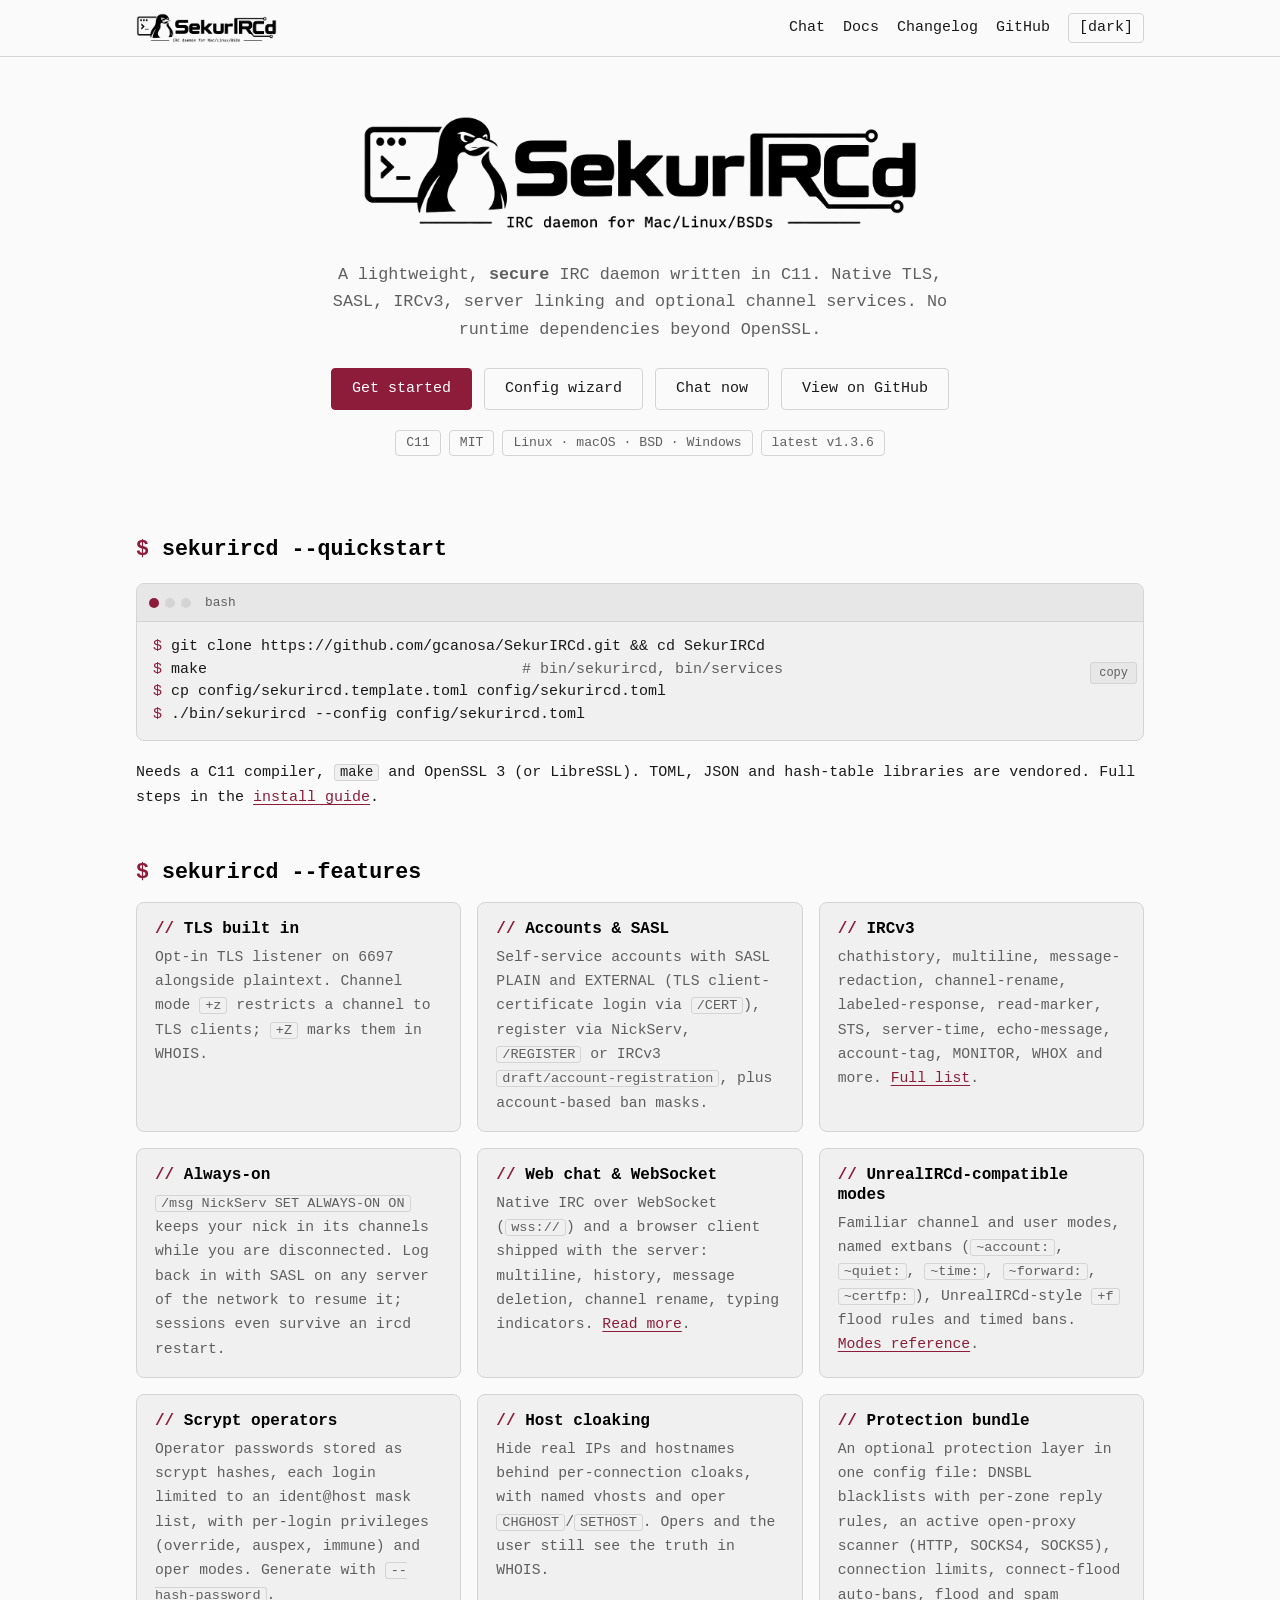
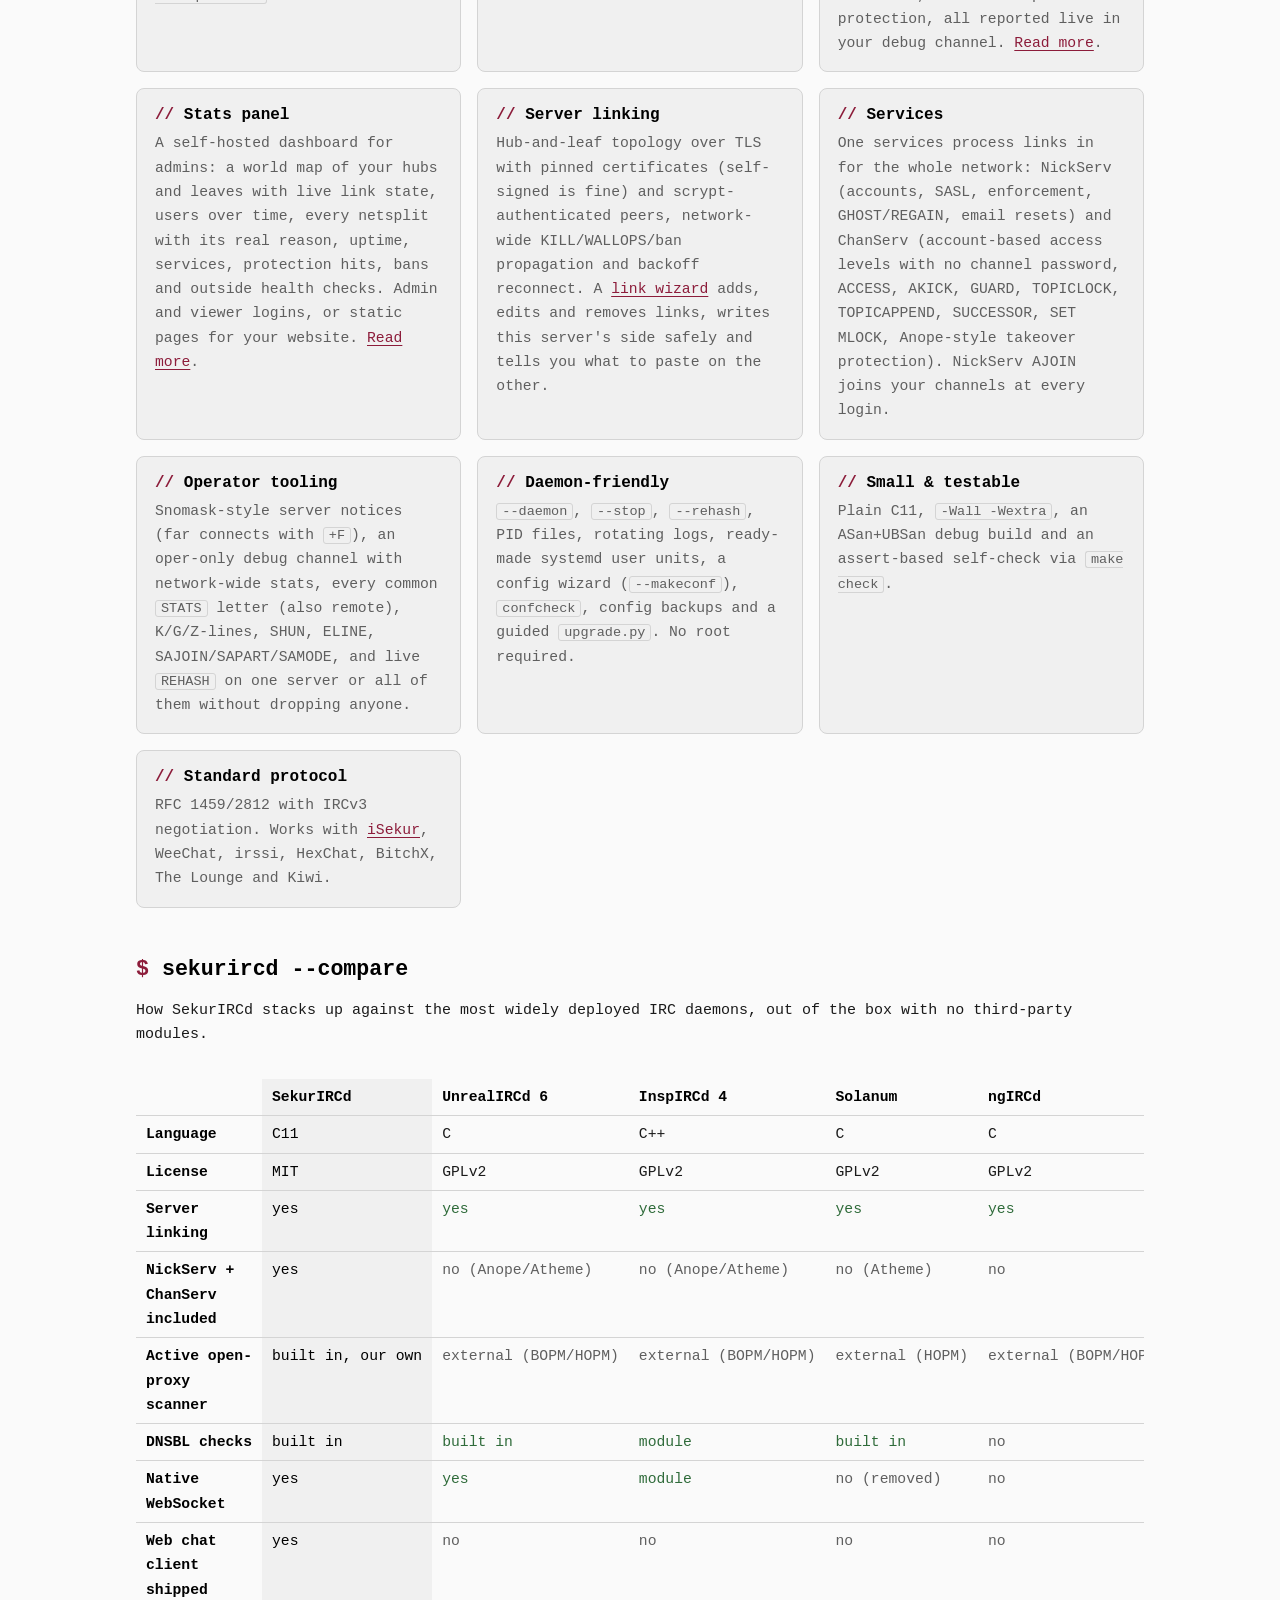
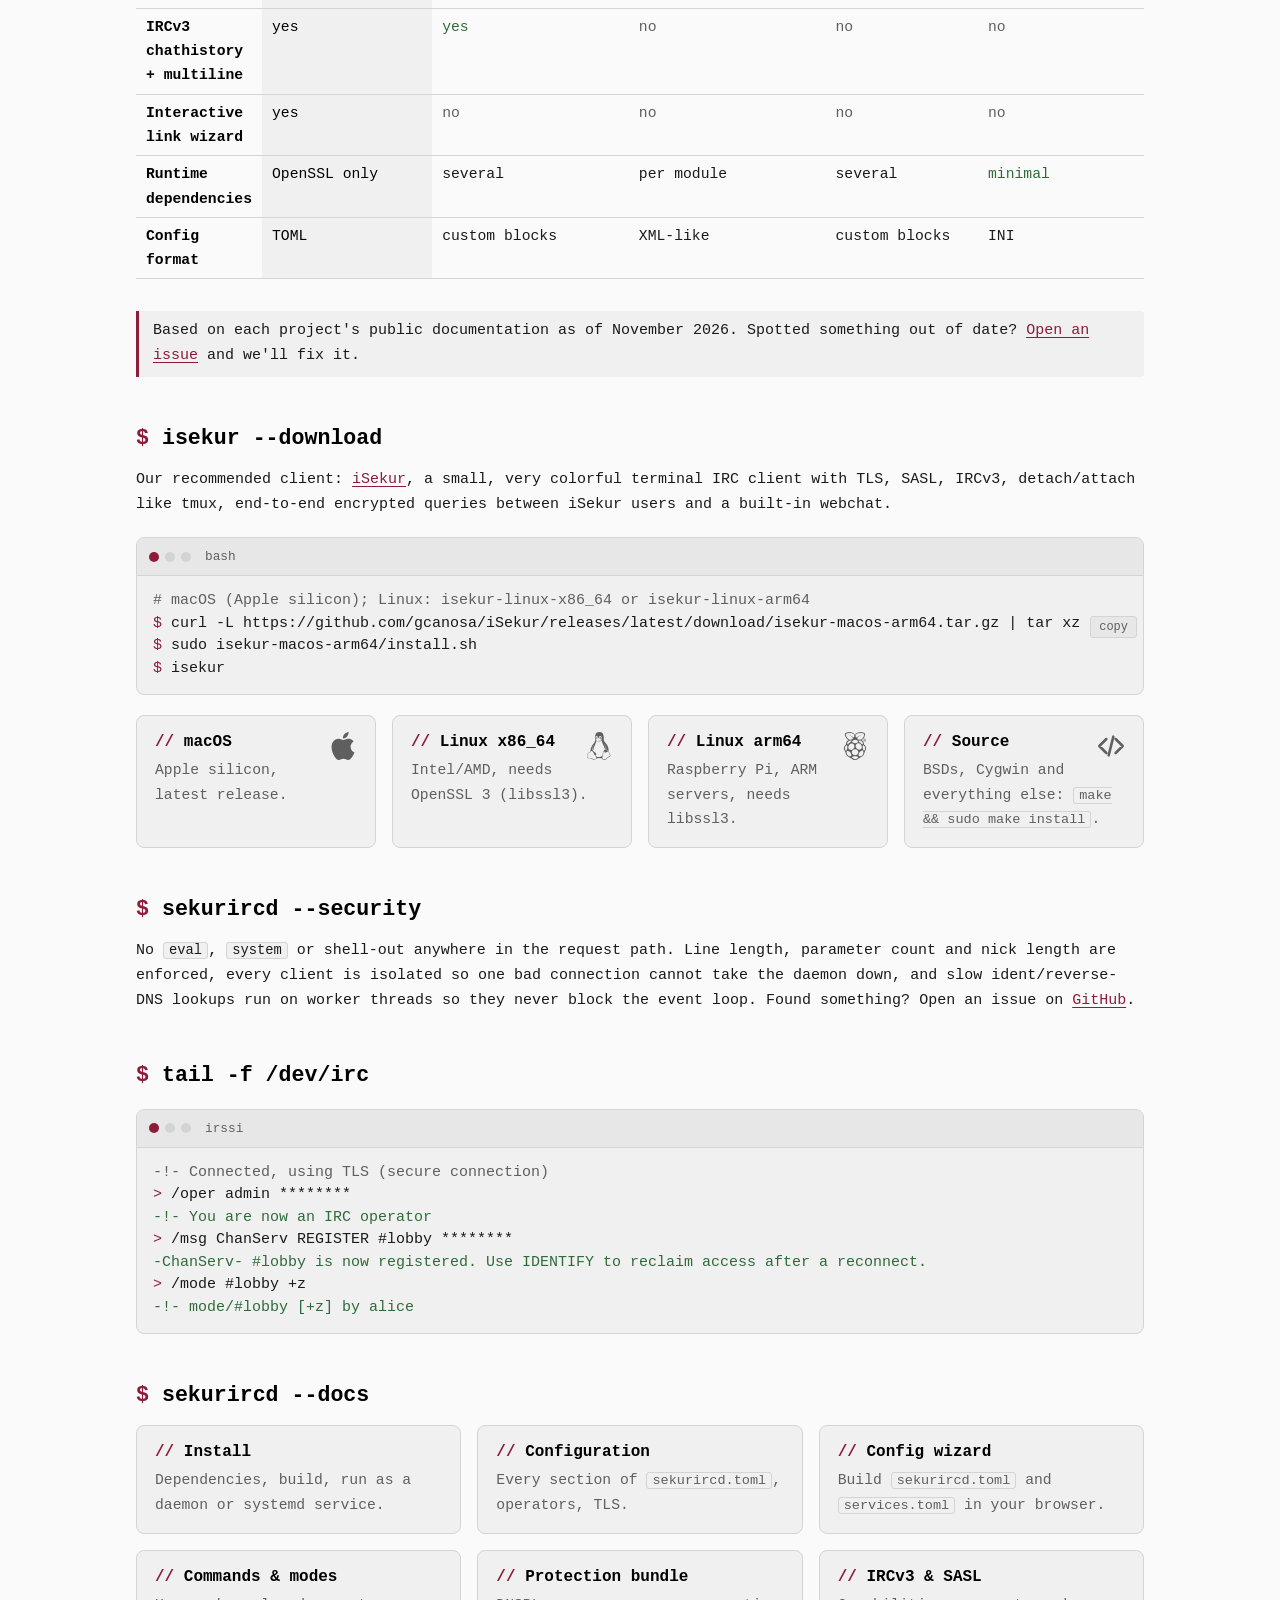
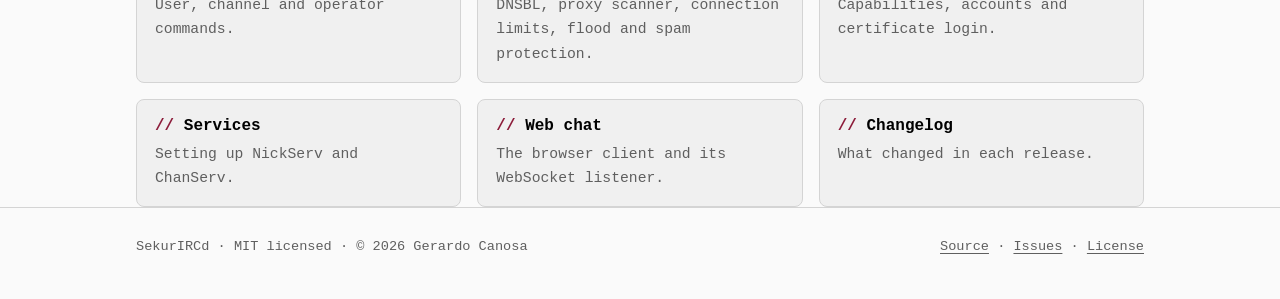
<file: web/index.html>
<!doctype html>
<html lang="en">
<head>
<meta charset="utf-8">
<meta name="viewport" content="width=device-width, initial-scale=1">
<title>SekurIRCd</title>
<meta name="description" content="SekurIRCd is a lightweight, secure IRC daemon written in C11 for Linux, macOS, FreeBSD, OpenBSD, NetBSD and Windows. TLS, SASL, IRCv3, server linking and services (NickServ + ChanServ). MIT licensed.">
<meta name="google-site-verification" content="X9H5mFTmDWg8ktJSEcmN1iy6Y3tfXJKRK9VbffkwNWQ" />
<link rel="canonical" href="https://gcanosa.github.io/SekurIRCd/">
<meta property="og:url" content="https://gcanosa.github.io/SekurIRCd/">
<meta property="og:title" content="SekurIRCd">
<meta property="og:description" content="A lightweight, secure IRC daemon written in C11. TLS, SASL, IRCv3, server linking, NickServ + ChanServ. MIT licensed.">
<meta property="og:image" content="https://gcanosa.github.io/SekurIRCd/img/og.png">
<meta property="og:type" content="website">
<meta name="twitter:card" content="summary_large_image">
<link rel="icon" href="img/favicon.ico" sizes="any">
<link rel="apple-touch-icon" href="img/favicon.png">
<script>(function(){var t;try{t=localStorage.getItem("theme")}catch(e){}if(t!=="light"&&t!=="dark")t=matchMedia("(prefers-color-scheme: light)").matches?"light":"dark";document.documentElement.dataset.theme=t})()</script>
<link rel="stylesheet" href="css/site.css">
</head>
<body data-root="./" data-page="home">
<header id="site-header"></header>
<main class="wrap">

<section class="hero">
  <img class="logo logo-dark" src="img/logo-dark.png" alt="SekurIRCd: IRC daemon for Linux, macOS, the BSDs and Windows" width="1471" height="315">
  <img class="logo logo-light" src="img/logo-light.png" alt="SekurIRCd: IRC daemon for Linux, macOS, the BSDs and Windows" width="1480" height="316">
  <h1 class="sr">SekurIRCd</h1>
  <p class="lead">A lightweight, <strong>secure</strong> IRC daemon written in C11. Native TLS, SASL, IRCv3,
    server linking and optional channel services. No runtime dependencies beyond OpenSSL.</p>
  <div class="btns">
    <a class="btn primary" href="docs/install.html">Get started</a>
    <a class="btn" href="docs/wizard.html">Config wizard</a>
    <a class="btn" href="chat.html">Chat now</a>
    <a class="btn" href="https://github.com/gcanosa/SekurIRCd">View on GitHub</a>
  </div>
  <div class="badges">
    <span class="badge">C11</span>
    <span class="badge">MIT</span>
    <span class="badge">Linux &middot; macOS &middot; BSD &middot; Windows</span>
    <span class="badge">latest <span data-version>v1.3.6</span></span>
  </div>
</section>

<section>
  <h2>sekurircd --quickstart</h2>
  <div class="term">
    <div class="term-bar"><i></i><i></i><i></i><span>bash</span></div>
<pre><span class="hl-p">$ </span>git clone https://github.com/gcanosa/SekurIRCd.git &amp;&amp; cd SekurIRCd
<span class="hl-p">$ </span>make                                   <span class="hl-c"># bin/sekurircd, bin/services</span>
<span class="hl-p">$ </span>cp config/sekurircd.template.toml config/sekurircd.toml
<span class="hl-p">$ </span>./bin/sekurircd --config config/sekurircd.toml</pre>
  </div>
  <p>Needs a C11 compiler, <code>make</code> and OpenSSL 3 (or LibreSSL). TOML, JSON and hash-table libraries are vendored.
    Full steps in the <a href="docs/install.html">install guide</a>.</p>
</section>

<section>
  <h2>sekurircd --features</h2>
  <div class="grid">
    <div class="card"><h3>TLS built in</h3><p>Opt-in TLS listener on 6697 alongside plaintext. Channel mode <code>+z</code> restricts a channel to TLS clients; <code>+Z</code> marks them in WHOIS.</p></div>
    <div class="card"><h3>Accounts &amp; SASL</h3><p>Self-service accounts with SASL PLAIN and EXTERNAL (TLS client-certificate login via <code>/CERT</code>), register via NickServ, <code>/REGISTER</code> or IRCv3 <code>draft/account-registration</code>, plus account-based ban masks.</p></div>
    <div class="card"><h3>IRCv3</h3><p>chathistory, multiline, message-redaction, channel-rename, labeled-response, read-marker, STS, server-time, echo-message, account-tag, MONITOR, WHOX and more. <a href="docs/ircv3.html">Full list</a>.</p></div>
    <div class="card"><h3>Always-on</h3><p><code>/msg NickServ SET ALWAYS-ON ON</code> keeps your nick in its channels while you are disconnected. Log back in with SASL on any server of the network to resume it; sessions even survive an ircd restart.</p></div>
    <div class="card"><h3>Web chat &amp; WebSocket</h3><p>Native IRC over WebSocket (<code>wss://</code>) and a browser client shipped with the server: multiline, history, message deletion, channel rename, typing indicators. <a href="docs/webchat.html">Read more</a>.</p></div>
    <div class="card"><h3>UnrealIRCd-compatible modes</h3><p>Familiar channel and user modes, named extbans (<code>~account:</code>, <code>~quiet:</code>, <code>~time:</code>, <code>~forward:</code>, <code>~certfp:</code>), UnrealIRCd-style <code>+f</code> flood rules and timed bans. <a href="docs/commands.html">Modes reference</a>.</p></div>
    <div class="card"><h3>Scrypt operators</h3><p>Operator passwords stored as scrypt hashes, each login limited to an ident@host mask list, with per-login privileges (override, auspex, immune) and oper modes. Generate with <code>--hash-password</code>.</p></div>
    <div class="card"><h3>Host cloaking</h3><p>Hide real IPs and hostnames behind per-connection cloaks, with named vhosts and oper <code>CHGHOST</code>/<code>SETHOST</code>. Opers and the user still see the truth in WHOIS.</p></div>
    <div class="card"><h3>Protection bundle</h3><p>An optional protection layer in one config file: DNSBL blacklists with per-zone reply rules, an active open-proxy scanner (HTTP, SOCKS4, SOCKS5), connection limits, connect-flood auto-bans, flood and spam protection, all reported live in your debug channel. <a href="docs/protection.html">Read more</a>.</p></div>
    <div class="card"><h3>Stats panel</h3><p>A self-hosted dashboard for admins: a world map of your hubs and leaves with live link state, users over time, every netsplit with its real reason, uptime, services, protection hits, bans and outside health checks. Admin and viewer logins, or static pages for your website. <a href="docs/stats.html">Read more</a>.</p></div>
    <div class="card"><h3>Server linking</h3><p>Hub-and-leaf topology over TLS with pinned certificates (self-signed is fine) and scrypt-authenticated peers, network-wide KILL/WALLOPS/ban propagation and backoff reconnect. A <a href="docs/configuration.html#linkmgmt">link wizard</a> adds, edits and removes links, writes this server's side safely and tells you what to paste on the other.</p></div>
    <div class="card"><h3>Services</h3><p>One services process links in for the whole network: NickServ (accounts, SASL, enforcement, GHOST/REGAIN, email resets) and ChanServ (account-based access levels with no channel password, ACCESS, AKICK, GUARD, TOPICLOCK, TOPICAPPEND, SUCCESSOR, SET MLOCK, Anope-style takeover protection). NickServ AJOIN joins your channels at every login.</p></div>
    <div class="card"><h3>Operator tooling</h3><p>Snomask-style server notices (far connects with <code>+F</code>), an oper-only debug channel with network-wide stats, every common <code>STATS</code> letter (also remote), K/G/Z-lines, SHUN, ELINE, SAJOIN/SAPART/SAMODE, and live <code>REHASH</code> on one server or all of them without dropping anyone.</p></div>
    <div class="card"><h3>Daemon-friendly</h3><p><code>--daemon</code>, <code>--stop</code>, <code>--rehash</code>, PID files, rotating logs, ready-made systemd user units, a config wizard (<code>--makeconf</code>), <code>confcheck</code>, config backups and a guided <code>upgrade.py</code>. No root required.</p></div>
    <div class="card"><h3>Small &amp; testable</h3><p>Plain C11, <code>-Wall -Wextra</code>, an ASan+UBSan debug build and an assert-based self-check via <code>make check</code>.</p></div>
    <div class="card"><h3>Standard protocol</h3><p>RFC 1459/2812 with IRCv3 negotiation. Works with <a href="https://github.com/gcanosa/iSekur">iSekur</a>, WeeChat, irssi, HexChat, BitchX, The Lounge and Kiwi.</p></div>
  </div>
</section>

<section id="compare">
  <h2>sekurircd --compare</h2>
  <p>How SekurIRCd stacks up against the most widely deployed IRC daemons, out of the box with no third-party modules.</p>
  <div class="tablewrap">
  <table class="cmp">
    <thead><tr><th></th><th>SekurIRCd</th><th>UnrealIRCd 6</th><th>InspIRCd 4</th><th>Solanum</th><th>ngIRCd</th><th>Ergo</th></tr></thead>
    <tbody>
      <tr><th>Language</th><td>C11</td><td>C</td><td>C++</td><td>C</td><td>C</td><td>Go</td></tr>
      <tr><th>License</th><td class="y">MIT</td><td>GPLv2</td><td>GPLv2</td><td>GPLv2</td><td>GPLv2</td><td class="y">MIT</td></tr>
      <tr><th>Server linking</th><td class="y">yes</td><td class="y">yes</td><td class="y">yes</td><td class="y">yes</td><td class="y">yes</td><td class="n">no</td></tr>
      <tr><th>NickServ + ChanServ included</th><td class="y">yes</td><td class="n">no (Anope/Atheme)</td><td class="n">no (Anope/Atheme)</td><td class="n">no (Atheme)</td><td class="n">no</td><td class="y">yes</td></tr>
      <tr><th>Active open-proxy scanner</th><td class="y">built in, our own</td><td class="n">external (BOPM/HOPM)</td><td class="n">external (BOPM/HOPM)</td><td class="n">external (HOPM)</td><td class="n">external (BOPM/HOPM)</td><td class="n">external script</td></tr>
      <tr><th>DNSBL checks</th><td class="y">built in</td><td class="y">built in</td><td class="y">module</td><td class="y">built in</td><td class="n">no</td><td class="n">via script</td></tr>
      <tr><th>Native WebSocket</th><td class="y">yes</td><td class="y">yes</td><td class="y">module</td><td class="n">no (removed)</td><td class="n">no</td><td class="y">yes</td></tr>
      <tr><th>Web chat client shipped</th><td class="y">yes</td><td class="n">no</td><td class="n">no</td><td class="n">no</td><td class="n">no</td><td class="n">no</td></tr>
      <tr><th>IRCv3 chathistory + multiline</th><td class="y">yes</td><td class="y">yes</td><td class="n">no</td><td class="n">no</td><td class="n">no</td><td class="y">yes</td></tr>
      <tr><th>Interactive link wizard</th><td class="y">yes</td><td class="n">no</td><td class="n">no</td><td class="n">no</td><td class="n">no</td><td class="n">n/a</td></tr>
      <tr><th>Runtime dependencies</th><td class="y">OpenSSL only</td><td>several</td><td>per module</td><td>several</td><td class="y">minimal</td><td class="y">none (static)</td></tr>
      <tr><th>Config format</th><td>TOML</td><td>custom blocks</td><td>XML-like</td><td>custom blocks</td><td>INI</td><td>YAML</td></tr>
    </tbody>
  </table>
  </div>
  <p class="note">Based on each project's public documentation as of November 2026. Spotted something out of date?
    <a href="https://github.com/gcanosa/SekurIRCd/issues">Open an issue</a> and we'll fix it.</p>
</section>

<section>
  <h2>isekur --download</h2>
  <p>Our recommended client: <a href="https://github.com/gcanosa/iSekur">iSekur</a>, a small, very colorful terminal IRC client
    with TLS, SASL, IRCv3, detach/attach like tmux, end-to-end encrypted queries between iSekur users and a built-in webchat.</p>
  <div class="term">
    <div class="term-bar"><i></i><i></i><i></i><span>bash</span></div>
<pre><span class="hl-c"># macOS (Apple silicon); Linux: isekur-linux-x86_64 or isekur-linux-arm64</span>
<span class="hl-p">$ </span>curl -L https://github.com/gcanosa/iSekur/releases/latest/download/isekur-macos-arm64.tar.gz | tar xz
<span class="hl-p">$ </span>sudo isekur-macos-arm64/install.sh
<span class="hl-p">$ </span>isekur</pre>
  </div>
  <div class="grid g4">
    <a class="card" href="https://github.com/gcanosa/iSekur/releases/latest/download/isekur-macos-arm64.tar.gz"><i class="os os-apple" aria-hidden="true"></i><h3>macOS</h3><p>Apple silicon, latest release.</p></a>
    <a class="card" href="https://github.com/gcanosa/iSekur/releases/latest/download/isekur-linux-x86_64.tar.gz"><i class="os os-linux" aria-hidden="true"></i><h3>Linux x86_64</h3><p>Intel/AMD, needs OpenSSL 3 (libssl3).</p></a>
    <a class="card" href="https://github.com/gcanosa/iSekur/releases/latest/download/isekur-linux-arm64.tar.gz"><i class="os os-raspberrypi" aria-hidden="true"></i><h3>Linux arm64</h3><p>Raspberry Pi, ARM servers, needs libssl3.</p></a>
    <a class="card" href="https://github.com/gcanosa/iSekur/releases/latest/download/isekur-src.tar.gz"><i class="os os-source" aria-hidden="true"></i><h3>Source</h3><p>BSDs, Cygwin and everything else: <code>make &amp;&amp; sudo make install</code>.</p></a>
  </div>
</section>

<section>
  <h2>sekurircd --security</h2>
  <p>No <code>eval</code>, <code>system</code> or shell-out anywhere in the request path. Line length, parameter count and nick
    length are enforced, every client is isolated so one bad connection cannot take the daemon down, and slow
    ident/reverse-DNS lookups run on worker threads so they never block the event loop.
    Found something? Open an issue on <a href="https://github.com/gcanosa/SekurIRCd/issues">GitHub</a>.</p>
</section>

<section>
  <h2>tail -f /dev/irc</h2>
  <div class="term nocopy">
    <div class="term-bar"><i></i><i></i><i></i><span>irssi</span></div>
<pre><span class="hl-c">-!- Connected, using TLS (secure connection)</span>
<span class="hl-p">&gt; </span>/oper admin ********
<span class="hl-o">-!- You are now an IRC operator</span>
<span class="hl-p">&gt; </span>/msg ChanServ REGISTER #lobby ********
<span class="hl-o">-ChanServ- #lobby is now registered. Use IDENTIFY to reclaim access after a reconnect.</span>
<span class="hl-p">&gt; </span>/mode #lobby +z
<span class="hl-o">-!- mode/#lobby [+z] by alice</span></pre>
  </div>
</section>

<section>
  <h2>sekurircd --docs</h2>
  <div class="grid">
    <a class="card" href="docs/install.html"><h3>Install</h3><p>Dependencies, build, run as a daemon or systemd service.</p></a>
    <a class="card" href="docs/configuration.html"><h3>Configuration</h3><p>Every section of <code>sekurircd.toml</code>, operators, TLS.</p></a>
    <a class="card" href="docs/wizard.html"><h3>Config wizard</h3><p>Build <code>sekurircd.toml</code> and <code>services.toml</code> in your browser.</p></a>
    <a class="card" href="docs/commands.html"><h3>Commands &amp; modes</h3><p>User, channel and operator commands.</p></a>
    <a class="card" href="docs/protection.html"><h3>Protection bundle</h3><p>DNSBL, proxy scanner, connection limits, flood and spam protection.</p></a>
    <a class="card" href="docs/ircv3.html"><h3>IRCv3 &amp; SASL</h3><p>Capabilities, accounts and certificate login.</p></a>
    <a class="card" href="docs/chanserv.html"><h3>Services</h3><p>Setting up NickServ and ChanServ.</p></a>
    <a class="card" href="docs/webchat.html"><h3>Web chat</h3><p>The browser client and its WebSocket listener.</p></a>
    <a class="card" href="changelog.html"><h3>Changelog</h3><p>What changed in each release.</p></a>
  </div>
</section>

</main>
<footer id="site-footer"></footer>
<script src="js/site.js"></script>
</body>
</html>
</file>
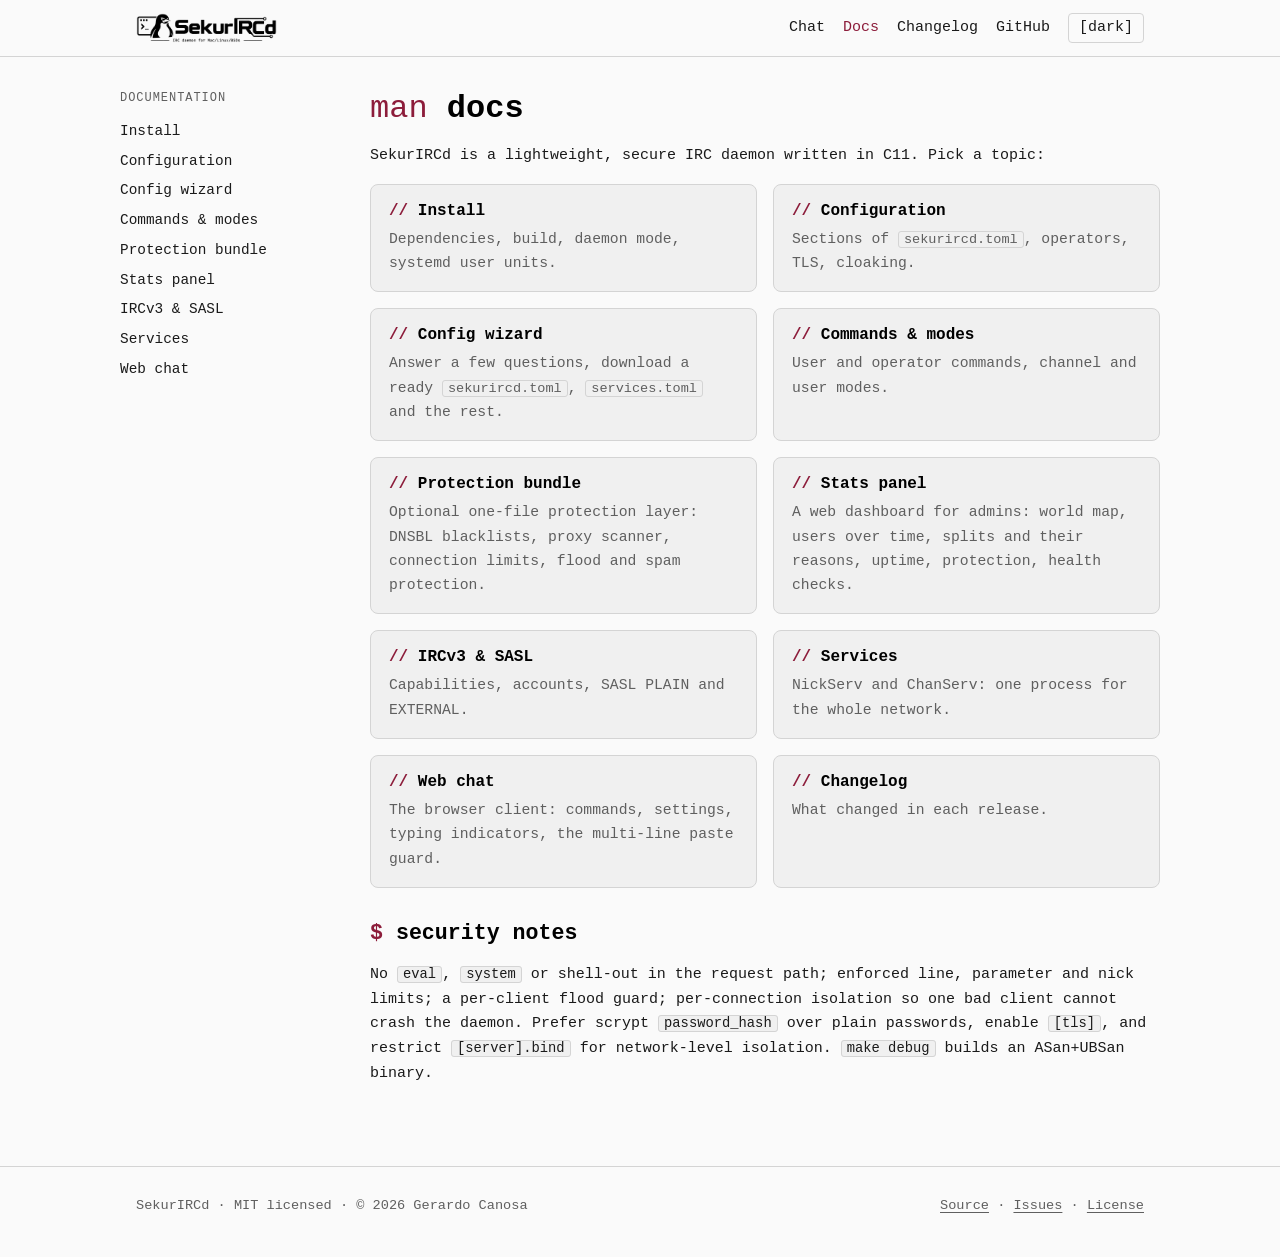
<file: web/docs/index.html>
<!doctype html>
<html lang="en">
<head>
<meta charset="utf-8">
<meta name="viewport" content="width=device-width, initial-scale=1">
<title>Documentation · SekurIRCd docs</title>
<meta name="description" content="SekurIRCd documentation: install, configuration, commands, IRCv3 and SASL, services.">
<link rel="canonical" href="https://gcanosa.github.io/SekurIRCd/docs/">
<meta property="og:title" content="Documentation · SekurIRCd docs">
<meta property="og:description" content="SekurIRCd documentation: install, configuration, commands, IRCv3 and SASL, services.">
<meta property="og:image" content="https://gcanosa.github.io/SekurIRCd/img/og.png">
<meta property="og:type" content="website">
<meta name="twitter:card" content="summary_large_image">
<meta property="og:url" content="https://gcanosa.github.io/SekurIRCd/docs/">
<link rel="icon" href="../img/favicon.ico" sizes="any">
<script>(function(){var t;try{t=localStorage.getItem("theme")}catch(e){}if(t!=="light"&&t!=="dark")t=matchMedia("(prefers-color-scheme: light)").matches?"light":"dark";document.documentElement.dataset.theme=t})()</script>
<link rel="stylesheet" href="../css/site.css">
</head>
<body data-root="../" data-page="docs">
<header id="site-header"></header>
<div class="wrap docs-layout">
<aside id="docs-nav" class="docs-nav"></aside>
<main class="docs">
<h1>docs</h1>
<p>SekurIRCd is a lightweight, secure IRC daemon written in C11. Pick a topic:</p>
<div class="grid">
  <a class="card" href="install.html"><h3>Install</h3><p>Dependencies, build, daemon mode, systemd user units.</p></a>
  <a class="card" href="configuration.html"><h3>Configuration</h3><p>Sections of <code>sekurircd.toml</code>, operators, TLS, cloaking.</p></a>
  <a class="card" href="wizard.html"><h3>Config wizard</h3><p>Answer a few questions, download a ready <code>sekurircd.toml</code>, <code>services.toml</code> and the rest.</p></a>
  <a class="card" href="commands.html"><h3>Commands &amp; modes</h3><p>User and operator commands, channel and user modes.</p></a>
  <a class="card" href="protection.html"><h3>Protection bundle</h3><p>Optional one-file protection layer: DNSBL blacklists, proxy scanner, connection limits, flood and spam protection.</p></a>
  <a class="card" href="stats.html"><h3>Stats panel</h3><p>A web dashboard for admins: world map, users over time, splits and their reasons, uptime, protection, health checks.</p></a>
  <a class="card" href="ircv3.html"><h3>IRCv3 &amp; SASL</h3><p>Capabilities, accounts, SASL PLAIN and EXTERNAL.</p></a>
  <a class="card" href="chanserv.html"><h3>Services</h3><p>NickServ and ChanServ: one process for the whole network.</p></a>
  <a class="card" href="webchat.html"><h3>Web chat</h3><p>The browser client: commands, settings, typing indicators, the multi-line paste guard.</p></a>
  <a class="card" href="../changelog.html"><h3>Changelog</h3><p>What changed in each release.</p></a>
</div>
<h2>security notes</h2>
<p>No <code>eval</code>, <code>system</code> or shell-out in the request path; enforced line, parameter and nick limits; a per-client flood guard;
  per-connection isolation so one bad client cannot crash the daemon. Prefer scrypt <code>password_hash</code> over plain passwords, enable
  <code>[tls]</code>, and restrict <code>[server].bind</code> for network-level isolation. <code>make debug</code> builds an ASan+UBSan binary.</p>
</main>
</div>
<footer id="site-footer"></footer>
<script src="../js/site.js"></script>
</body>
</html>
</file>
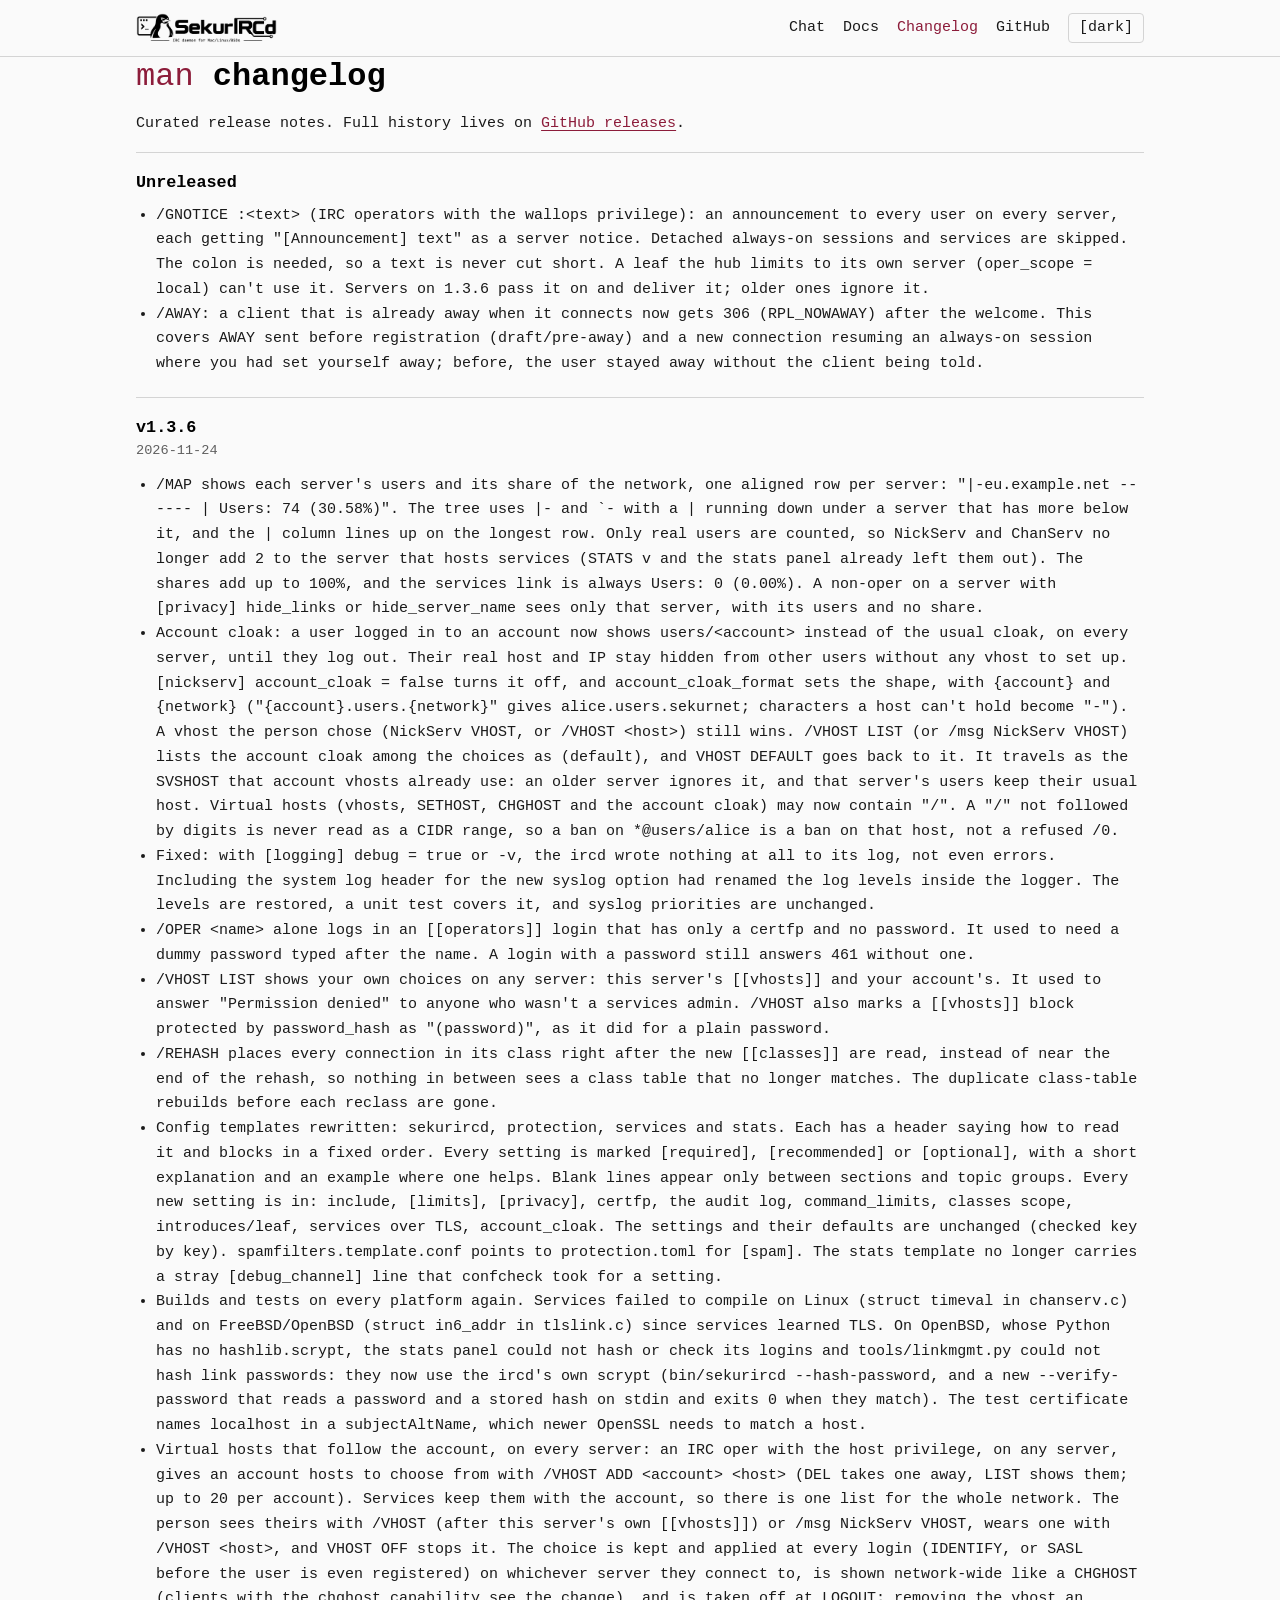
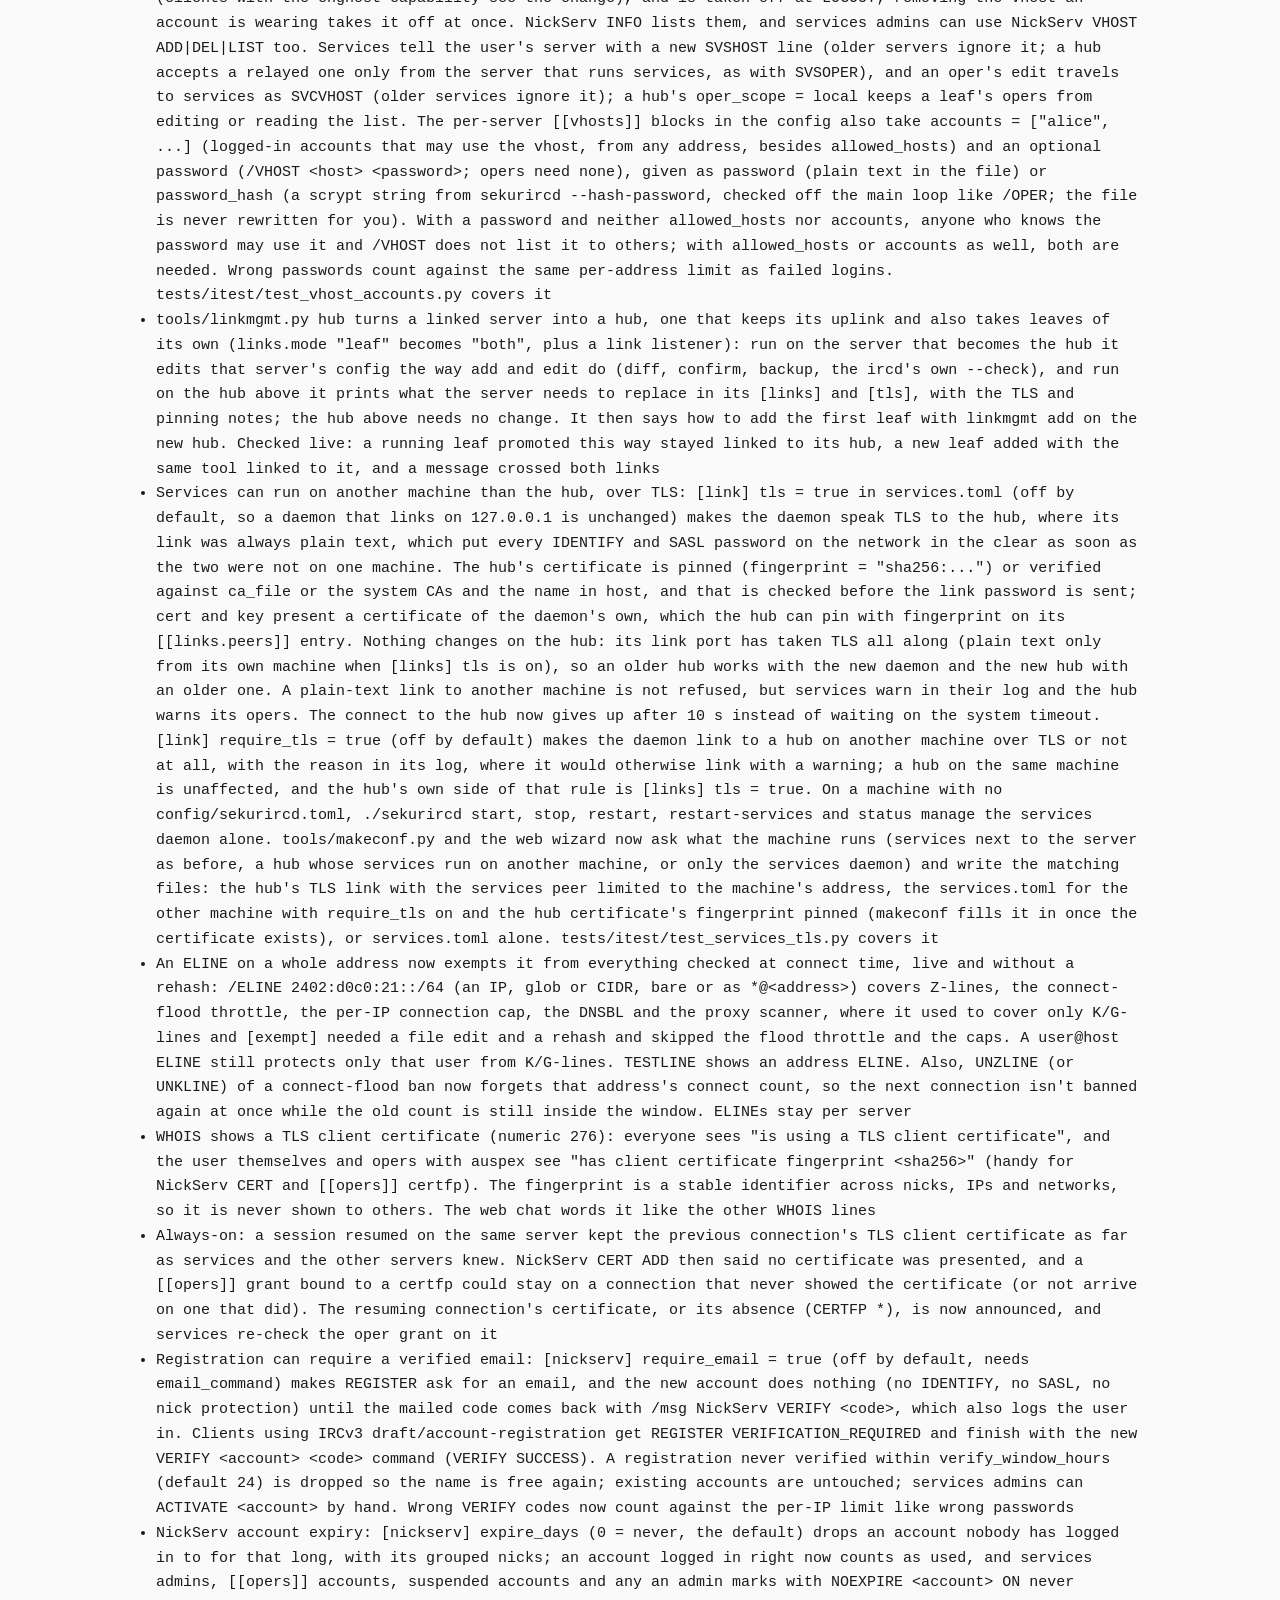
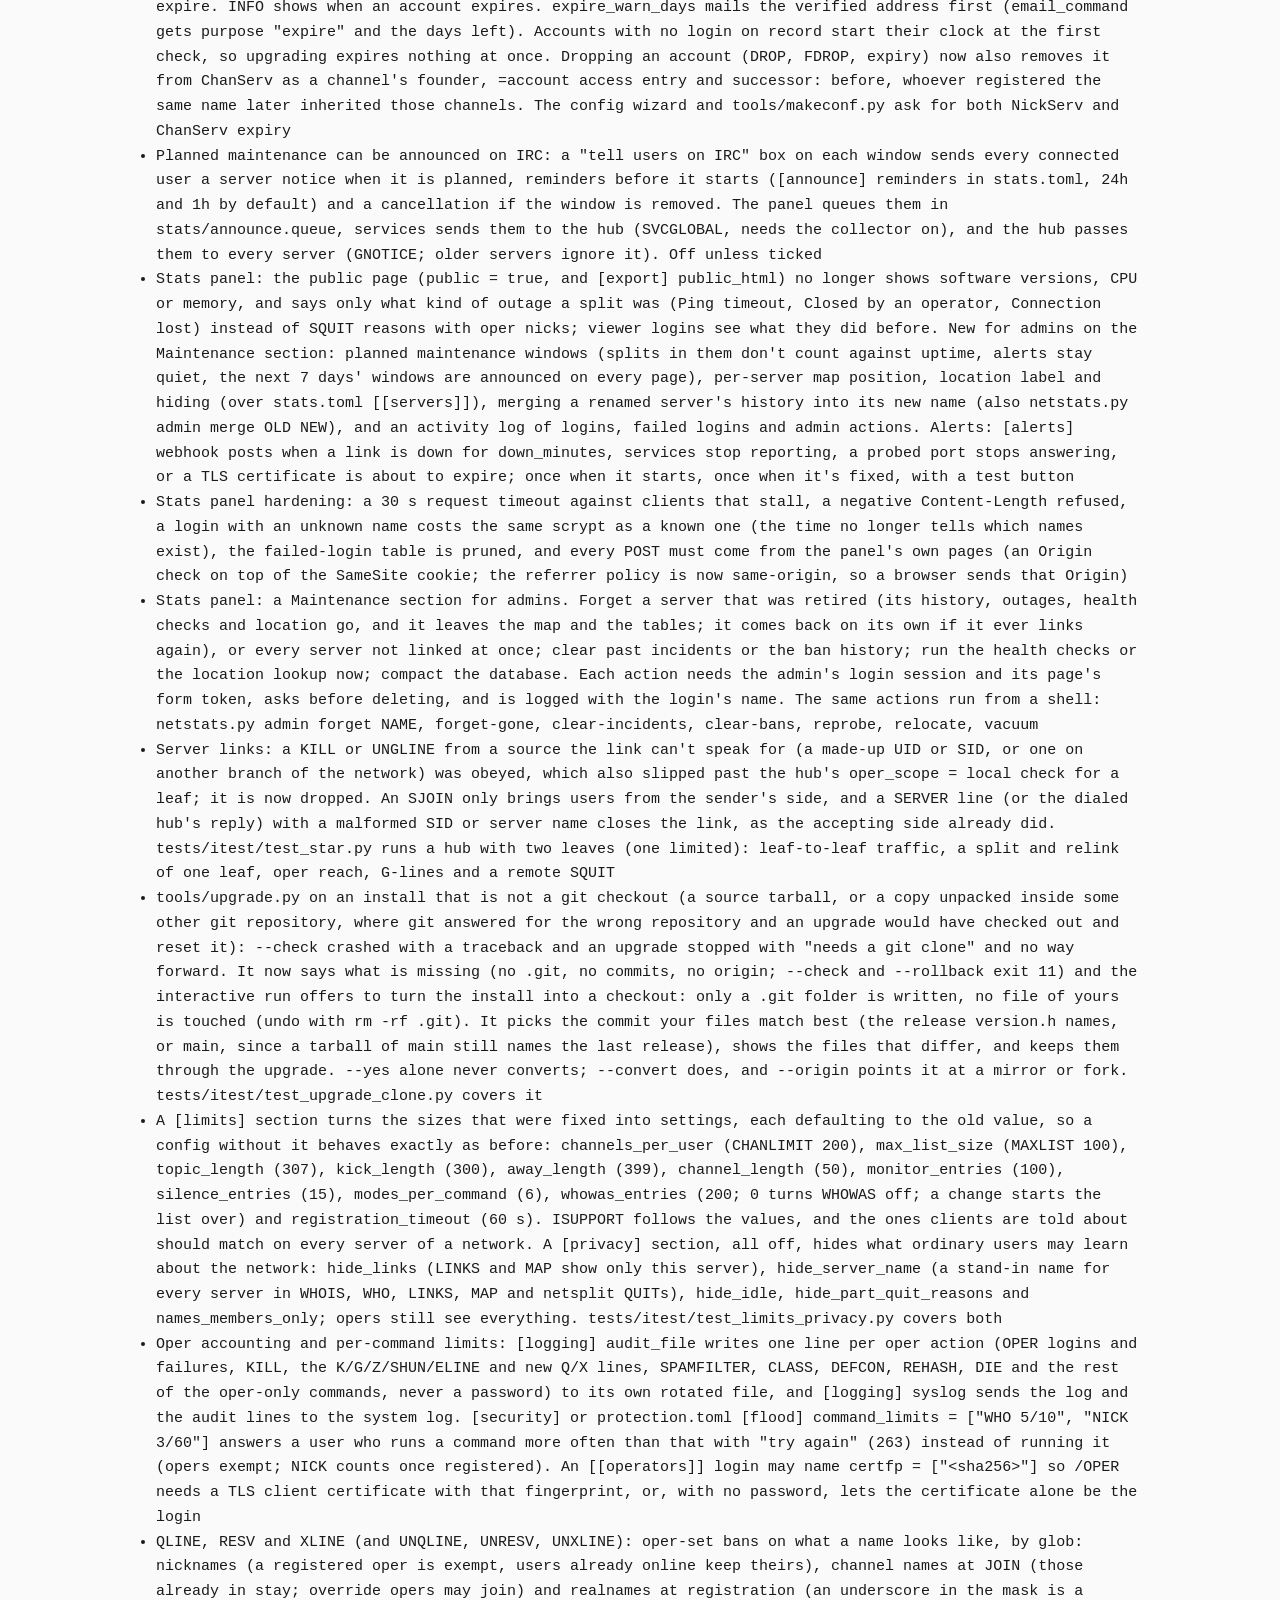
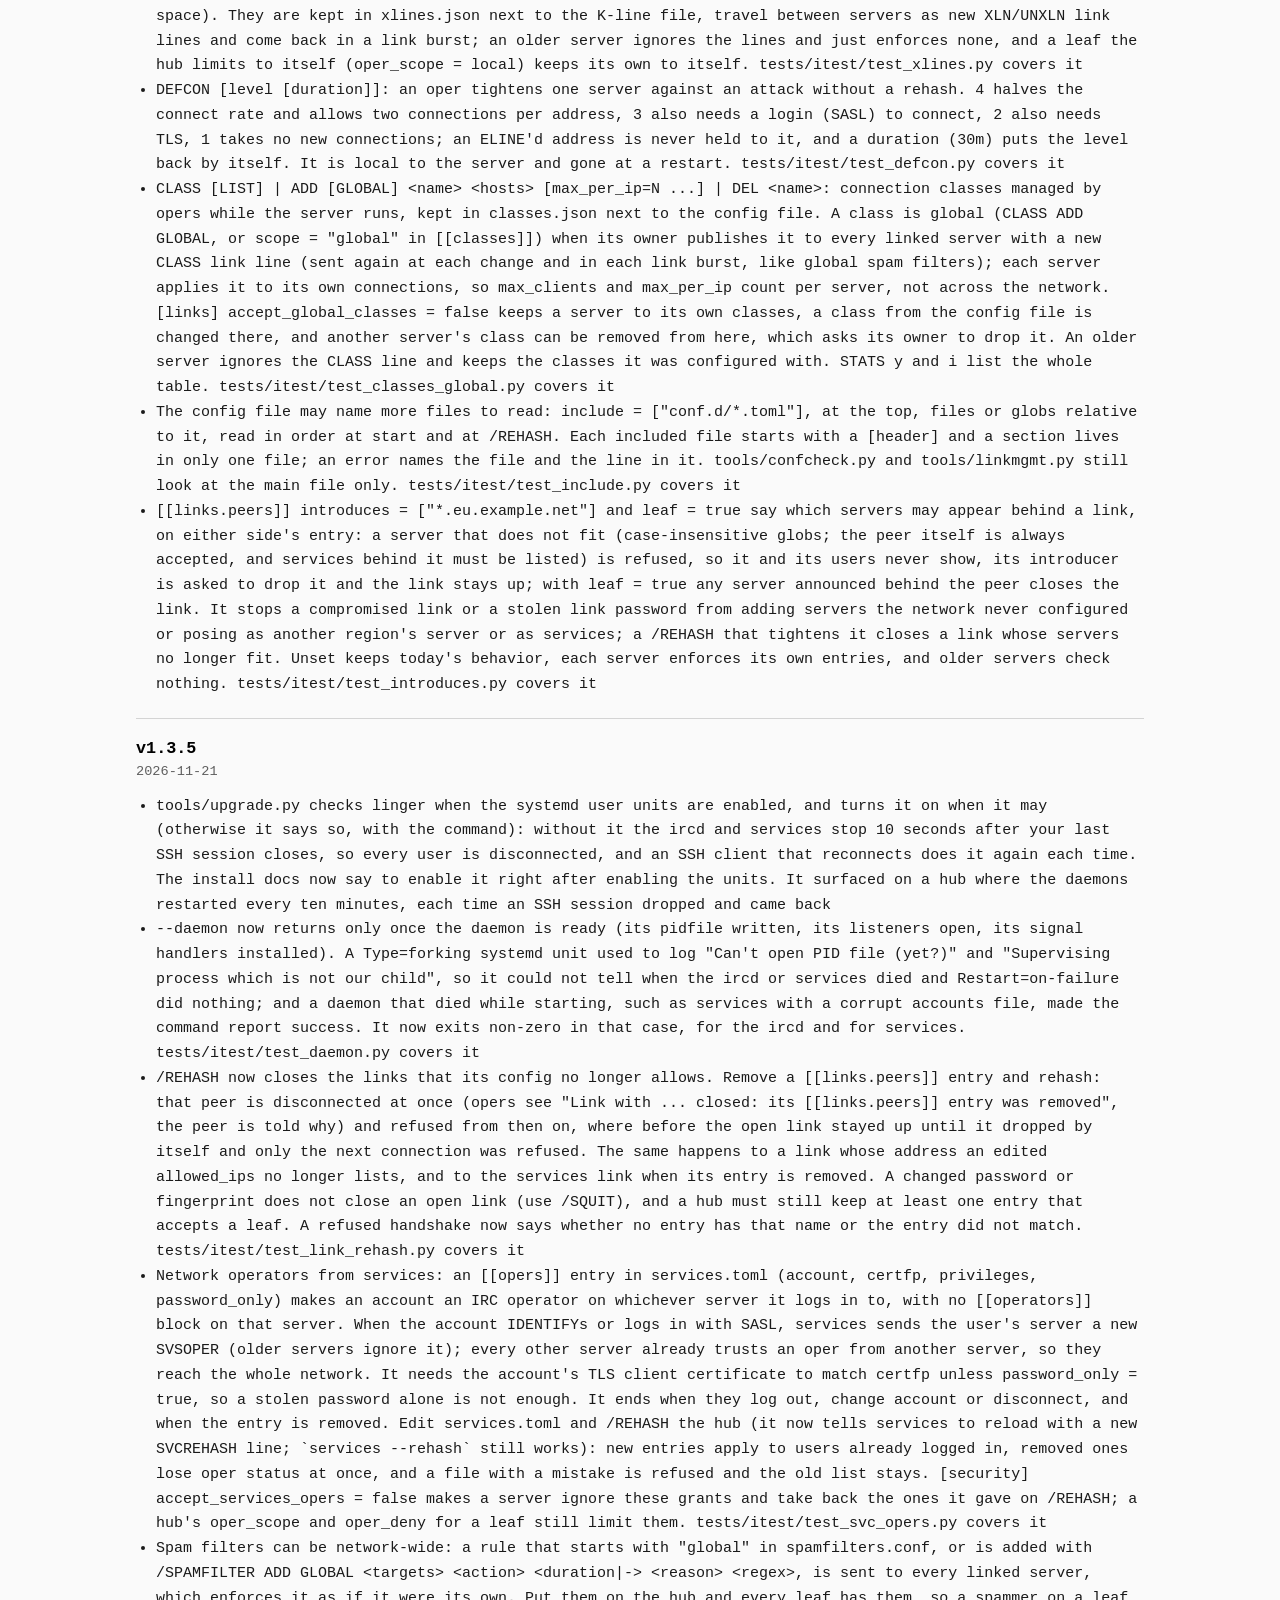
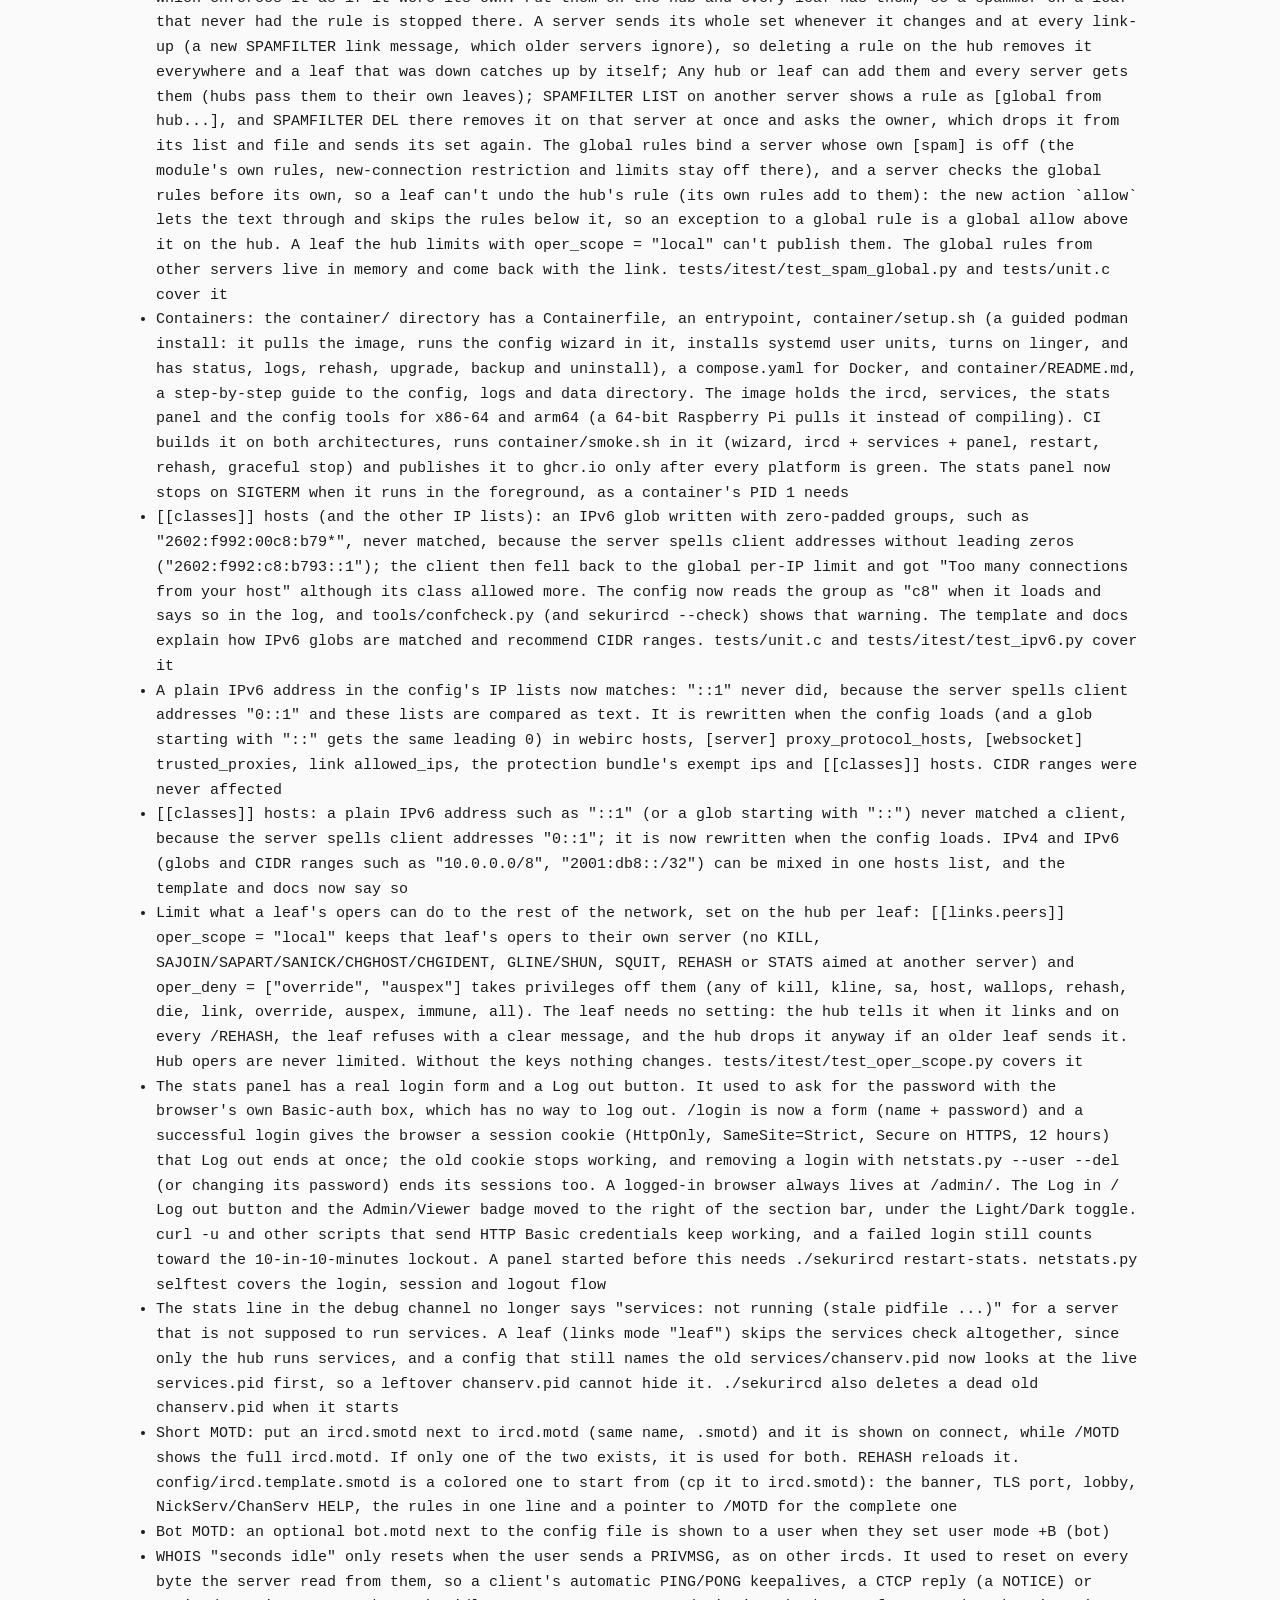
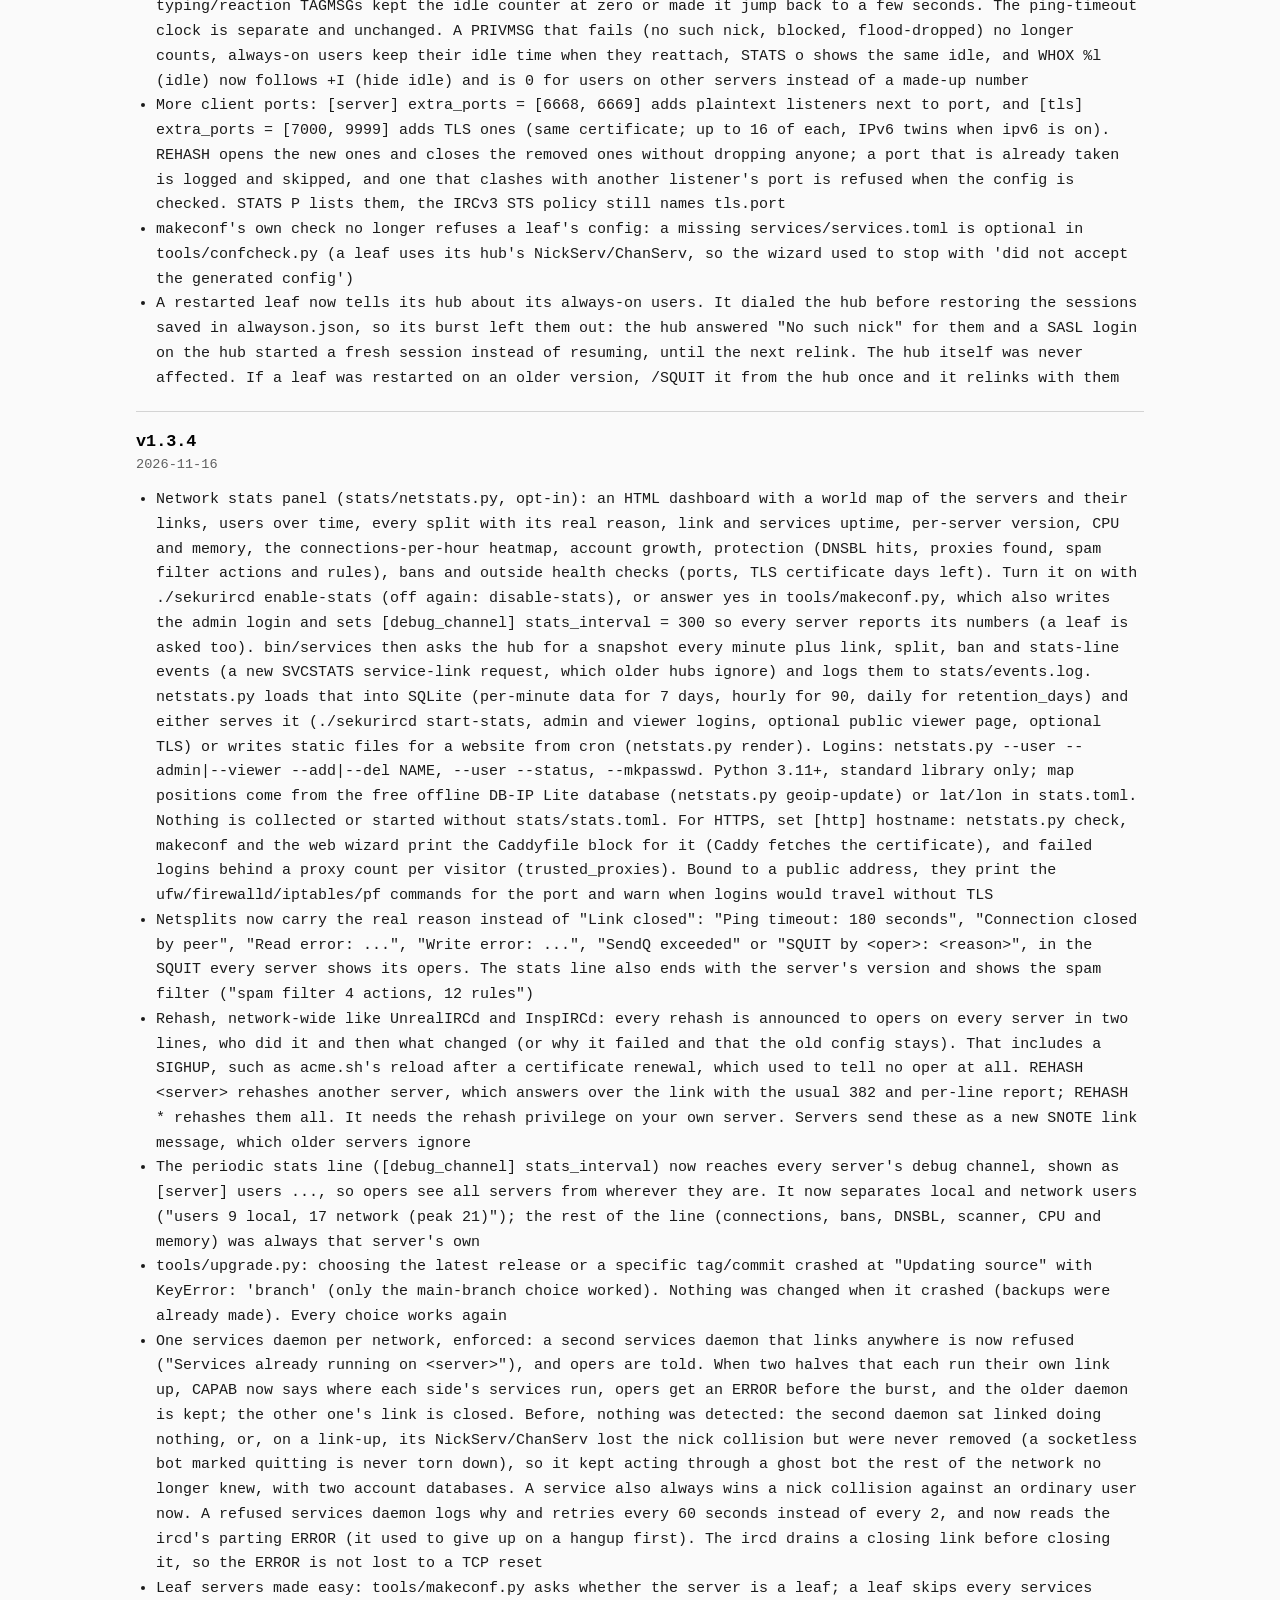
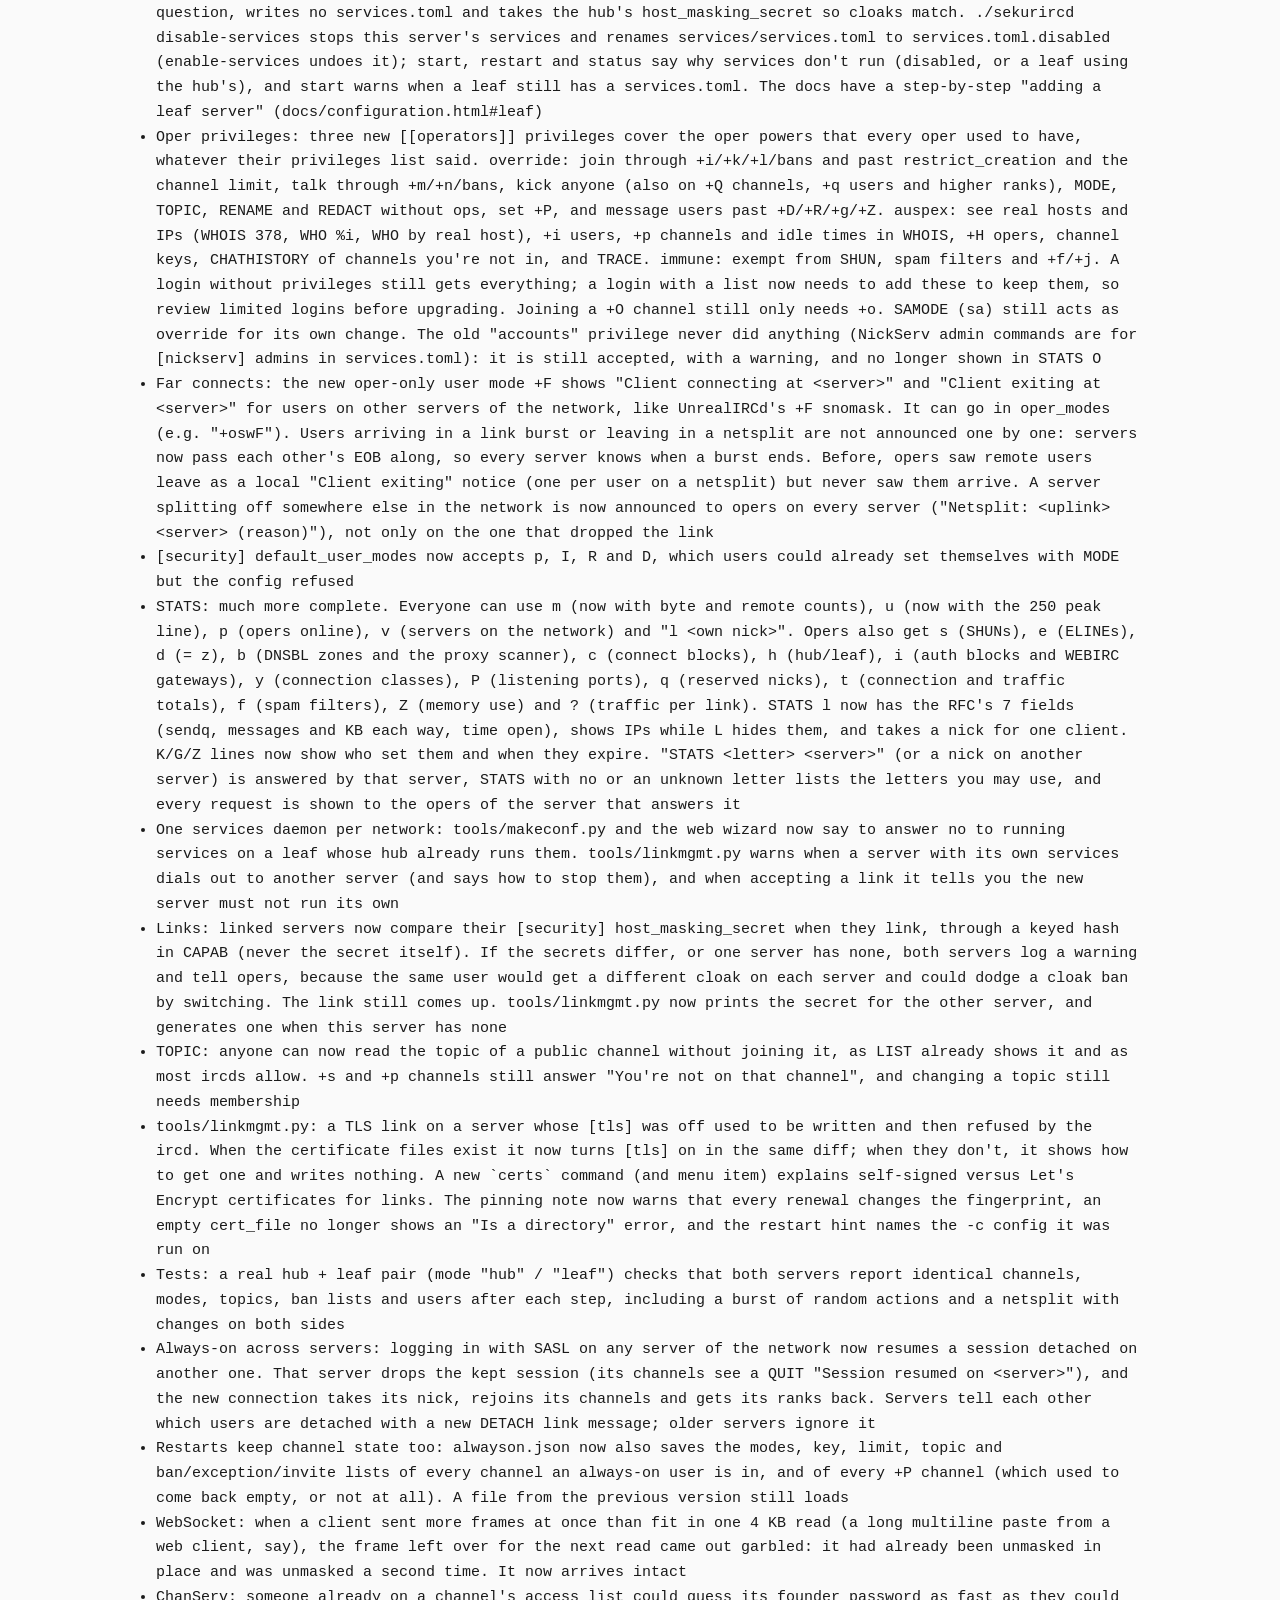
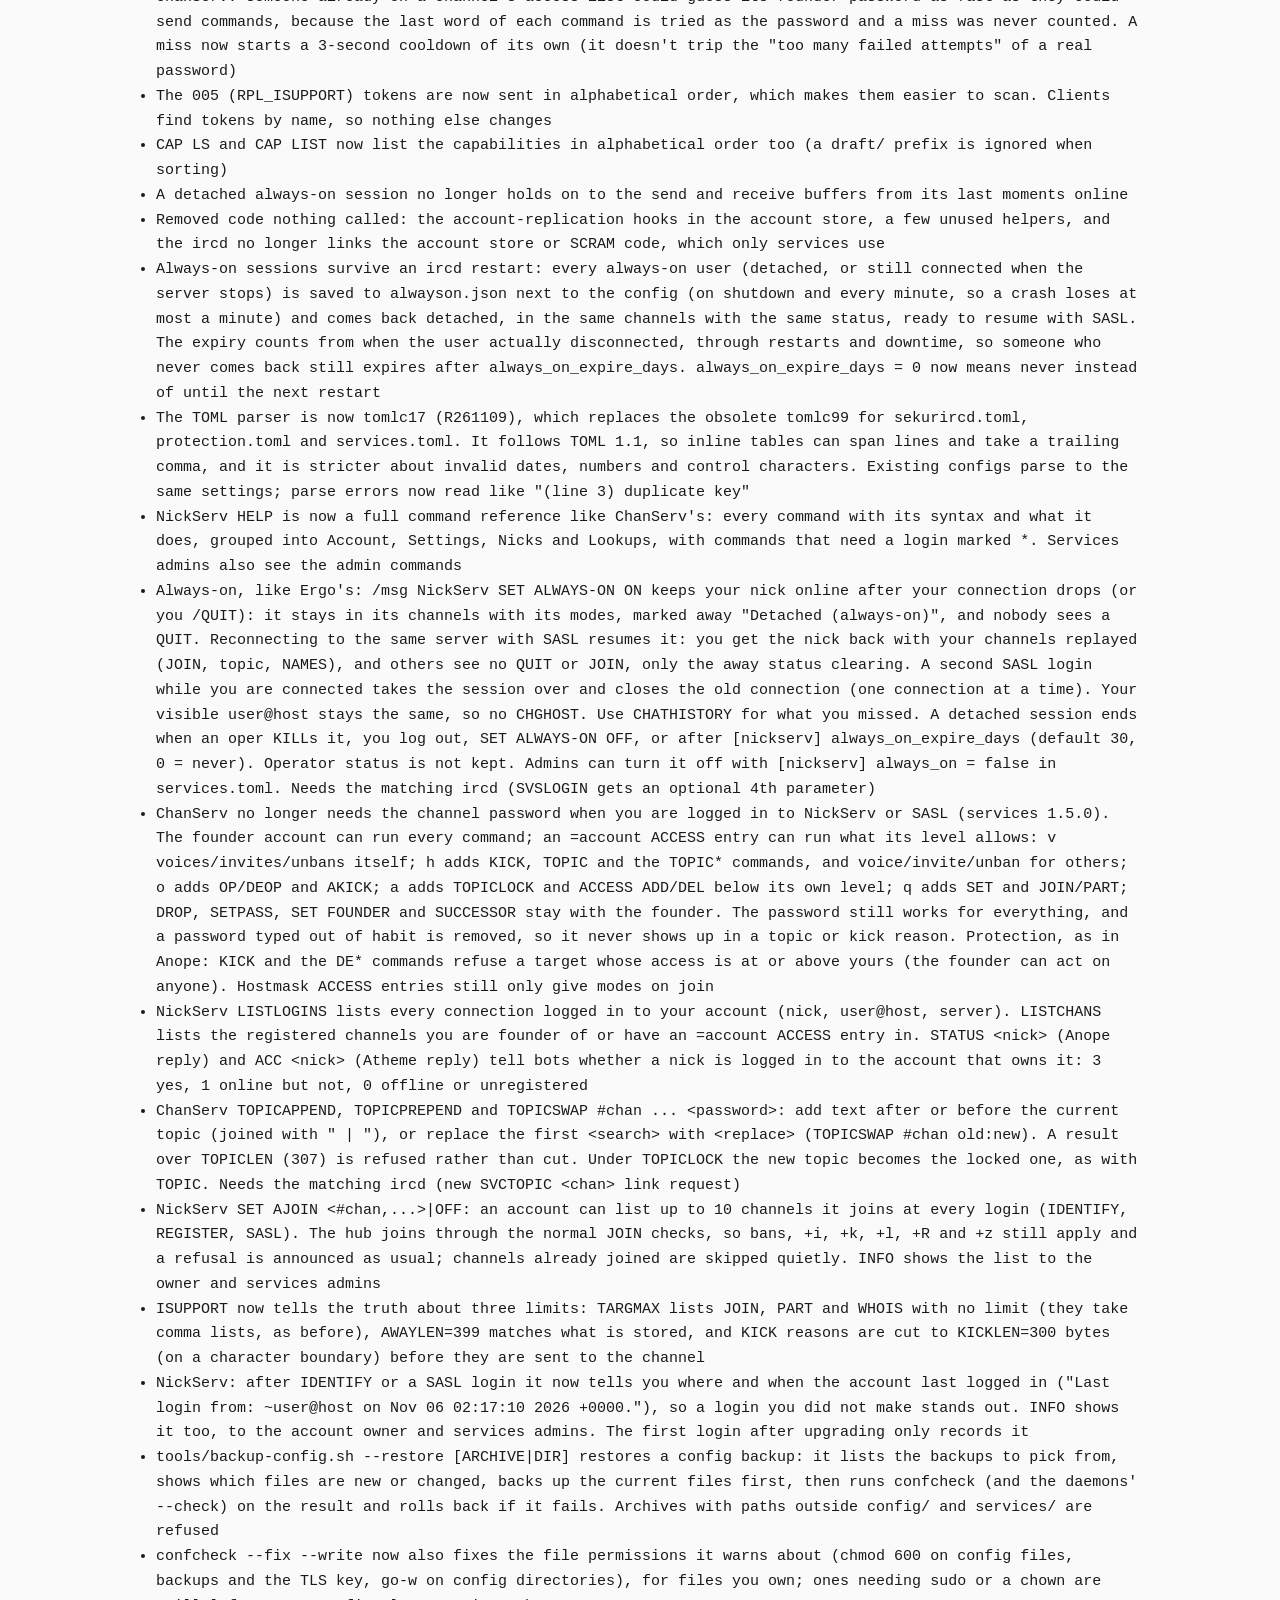
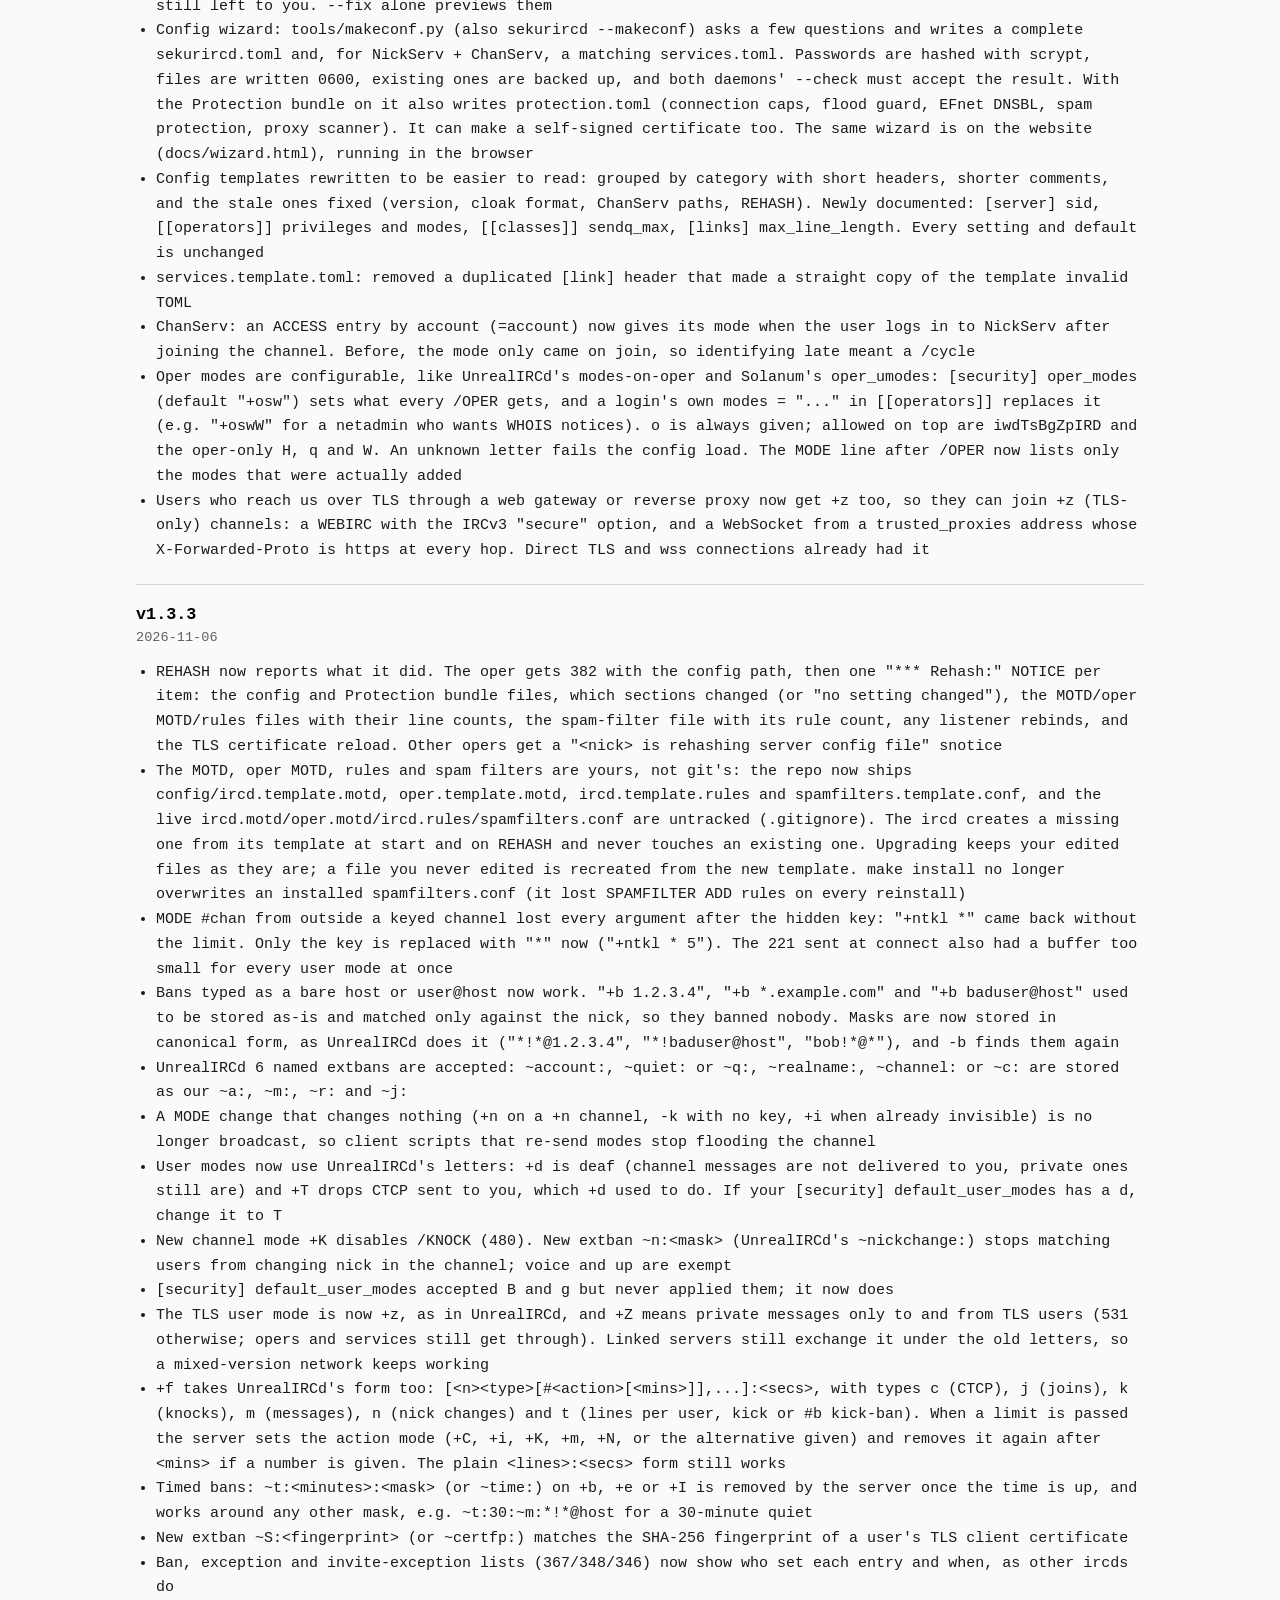
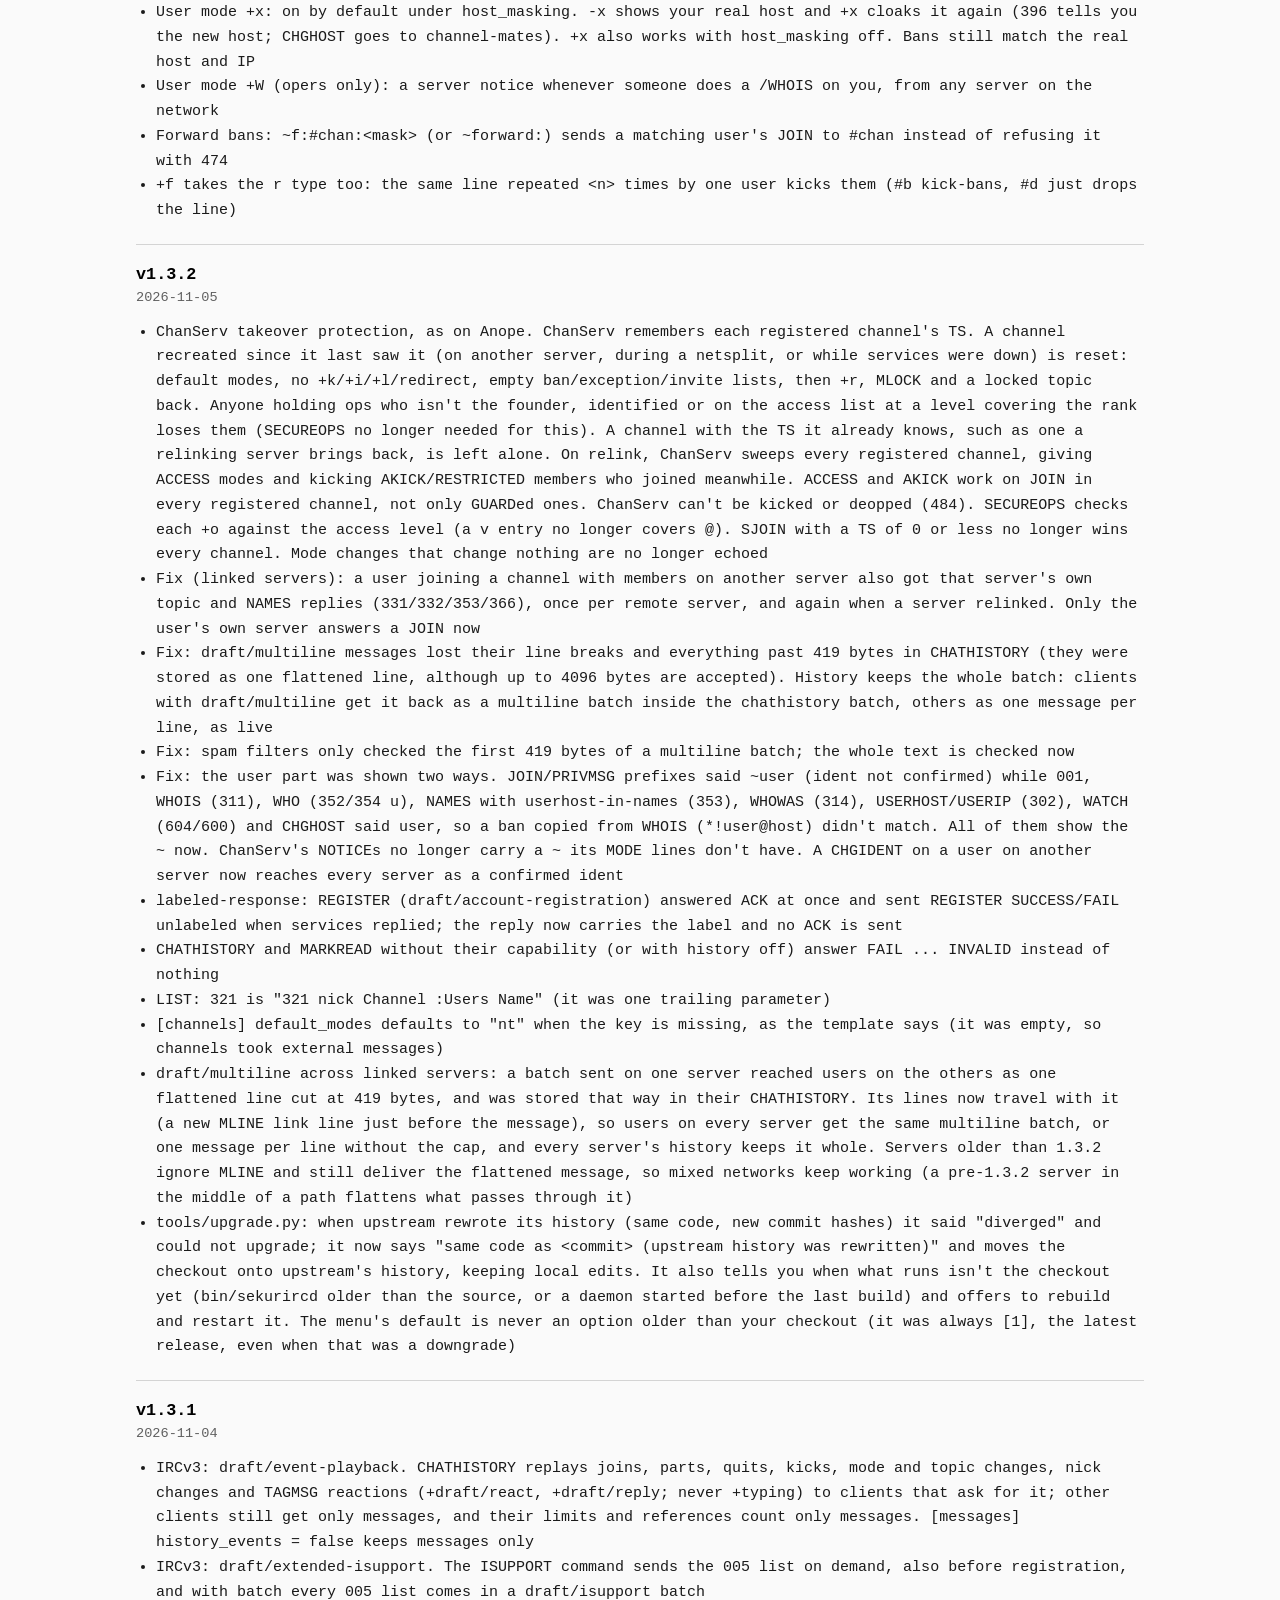
<file: web/changelog.html>
<!doctype html>
<html lang="en">
<head>
<meta charset="utf-8">
<meta name="viewport" content="width=device-width, initial-scale=1">
<title>Changelog · SekurIRCd</title>
<meta name="description" content="Release history for SekurIRCd, generated from git tags.">
<link rel="canonical" href="https://gcanosa.github.io/SekurIRCd/changelog.html">
<meta property="og:title" content="Changelog · SekurIRCd">
<meta property="og:description" content="Release history for SekurIRCd, generated from git tags.">
<meta property="og:image" content="https://gcanosa.github.io/SekurIRCd/img/og.png">
<meta property="og:type" content="website">
<meta name="twitter:card" content="summary_large_image">
<meta property="og:url" content="https://gcanosa.github.io/SekurIRCd/changelog.html">
<link rel="icon" href="img/favicon.ico" sizes="any">
<script>(function(){var t;try{t=localStorage.getItem("theme")}catch(e){}if(t!=="light"&&t!=="dark")t=matchMedia("(prefers-color-scheme: light)").matches?"light":"dark";document.documentElement.dataset.theme=t})()</script>
<link rel="stylesheet" href="css/site.css">
</head>
<body data-root="./" data-page="changelog">
<header id="site-header"></header>
<main class="wrap docs" style="padding-bottom:64px">
<h1>changelog</h1>
<p>Curated release notes. Full history lives on <a href="https://github.com/gcanosa/SekurIRCd/releases">GitHub releases</a>.</p>
<div id="changelog"><p>Loading&hellip;</p></div>
</main>
<footer id="site-footer"></footer>
<script src="js/site.js"></script>
</body>
</html>
</file>
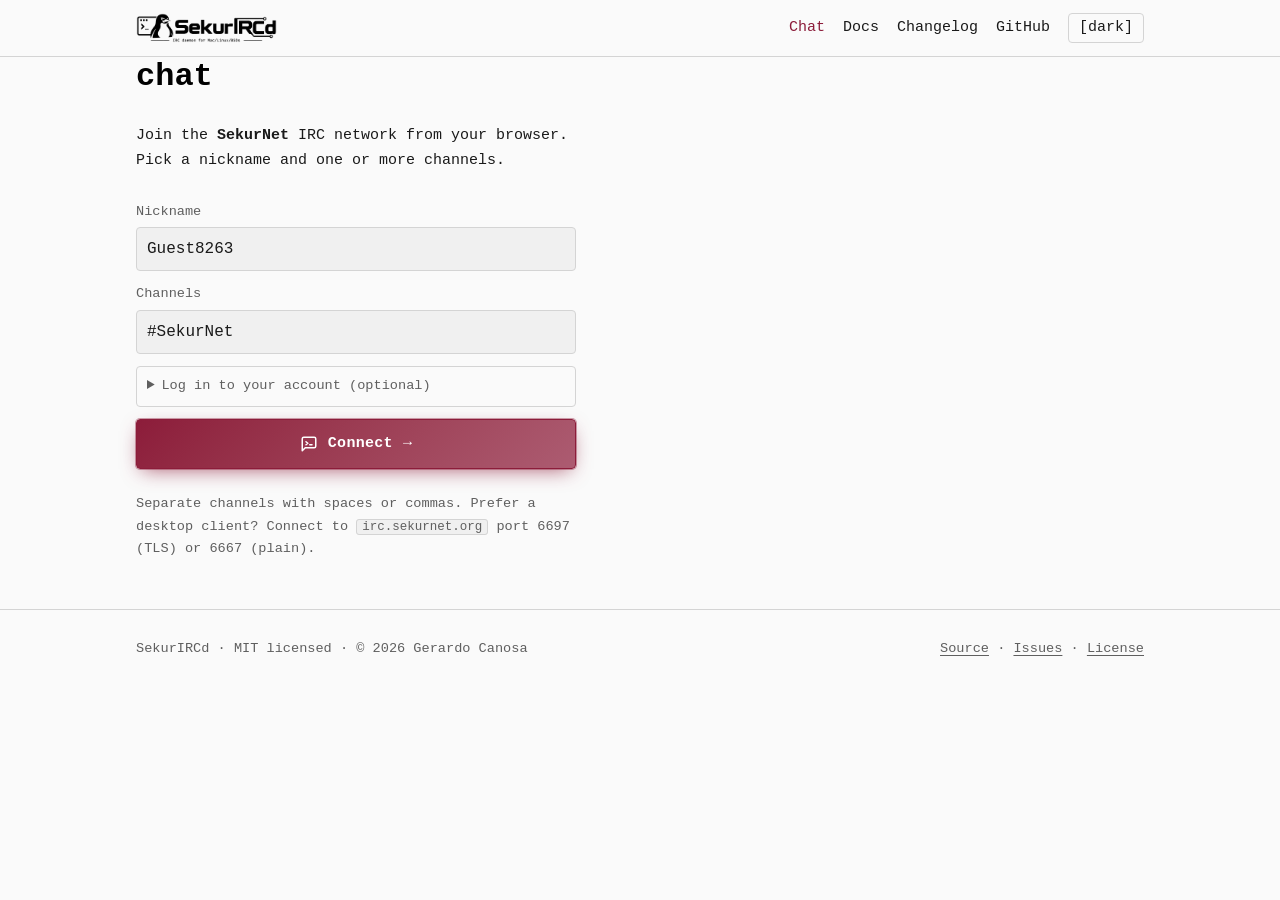
<file: web/chat.html>
<!doctype html>
<html lang="en">
<head>
<meta charset="utf-8">
<meta name="viewport" content="width=device-width, initial-scale=1, viewport-fit=cover">
<title>Chat · SekurNet</title>
<meta name="description" content="Chat on the SekurNet IRC network straight from your browser. No install, no account.">
<link rel="canonical" href="https://gcanosa.github.io/SekurIRCd/chat.html">
<meta property="og:title" content="Chat · SekurNet">
<meta property="og:description" content="Chat on the SekurNet IRC network straight from your browser. No install, no account.">
<meta property="og:image" content="https://gcanosa.github.io/SekurIRCd/img/og.png">
<meta property="og:type" content="website">
<meta name="twitter:card" content="summary_large_image">
<meta property="og:url" content="https://gcanosa.github.io/SekurIRCd/chat.html">
<link rel="icon" href="img/favicon.ico" sizes="any">
<script>(function(){var t;try{t=localStorage.getItem("theme")}catch(e){}if(t!=="light"&&t!=="dark")t=matchMedia("(prefers-color-scheme: light)").matches?"light":"dark";document.documentElement.dataset.theme=t})()</script>
<link rel="stylesheet" href="css/site.css">
<link rel="stylesheet" href="css/chat.css">
<link rel="manifest" href="chat.webmanifest">
<link rel="apple-touch-icon" href="img/chat-icon-180.png">
<meta name="apple-mobile-web-app-capable" content="yes">
<meta name="mobile-web-app-capable" content="yes">
<meta name="apple-mobile-web-app-title" content="SekurNet">
</head>
<body data-root="./" data-page="chat">
<header id="site-header"></header>
<main class="wrap" style="padding-bottom:48px">
<h1>chat</h1>
<div id="sekurchat"></div>
<noscript><p>The web chat needs JavaScript. Or connect any IRC client to <code>irc.sekurnet.org</code> port 6697 (TLS).</p></noscript>
</main>
<footer id="site-footer"></footer>
<script src="js/site.js"></script>
<script src="js/chat.js"></script>
</body>
</html>
</file>
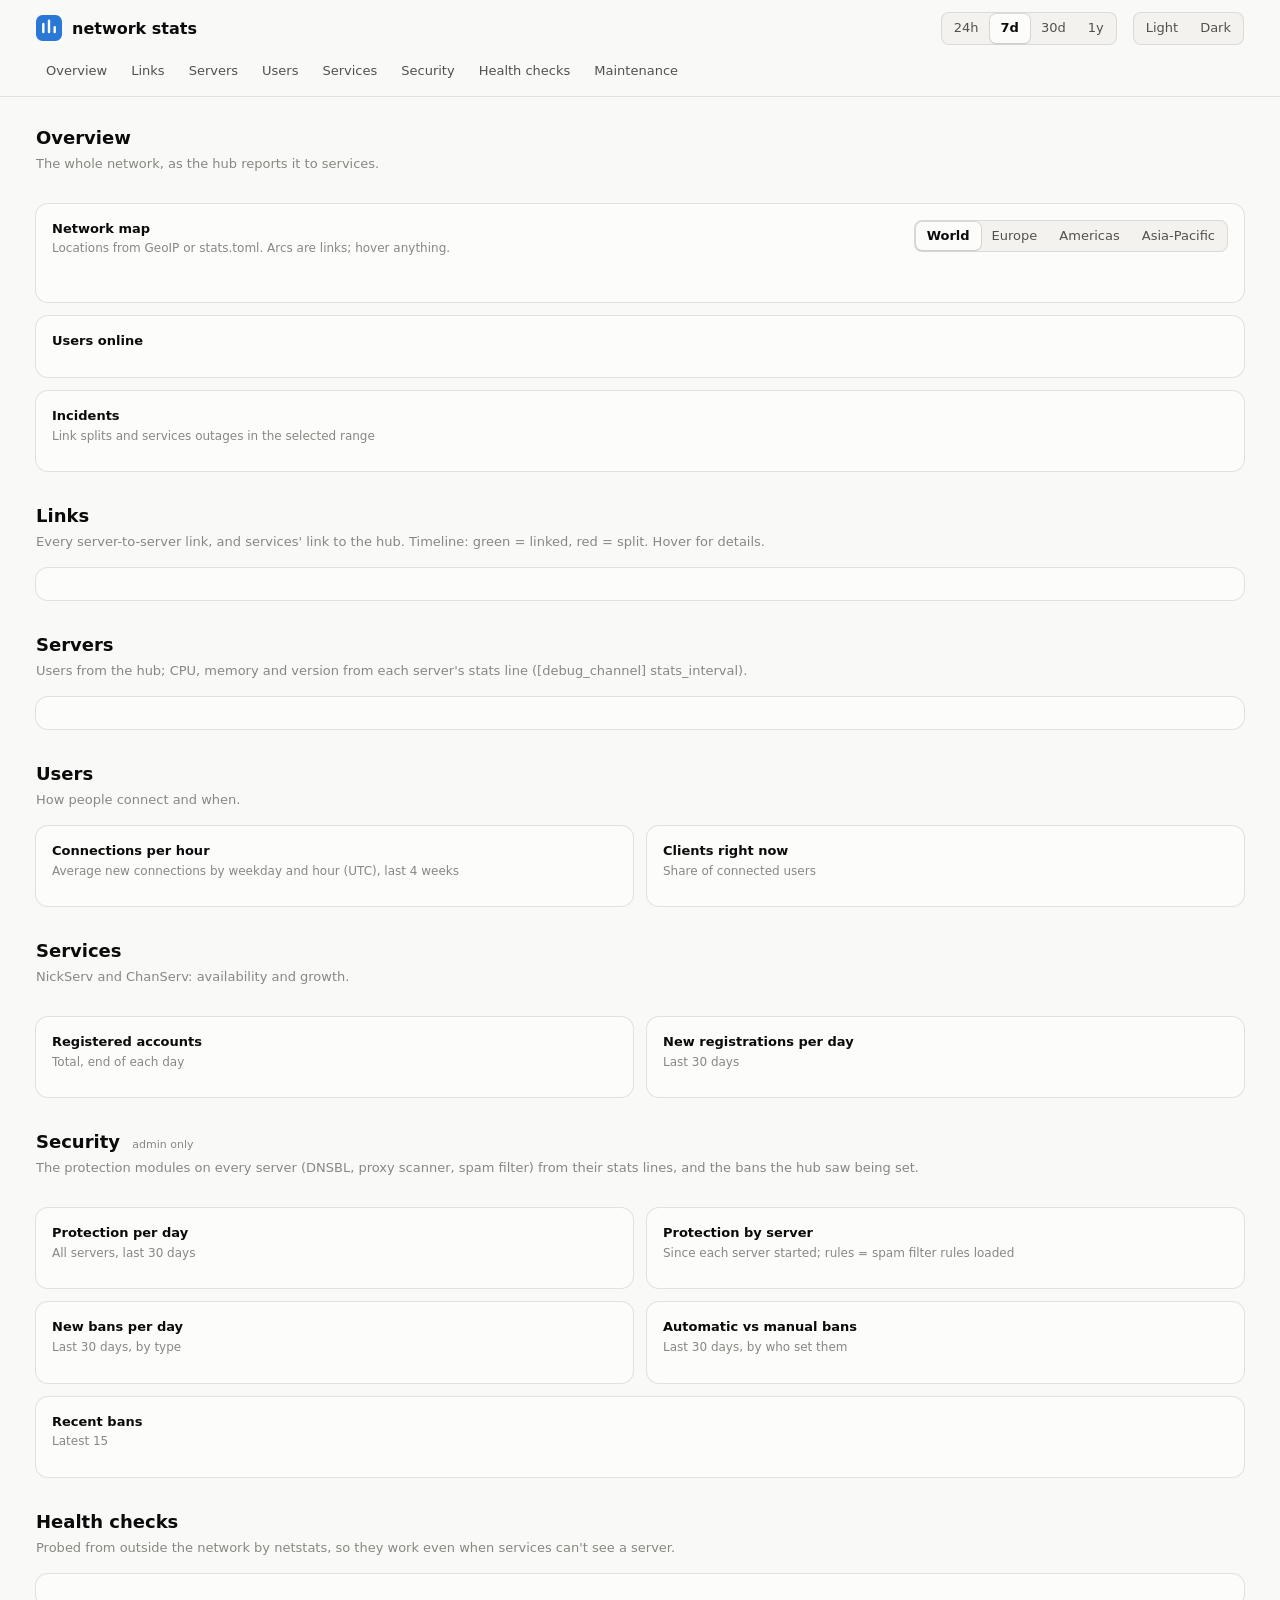
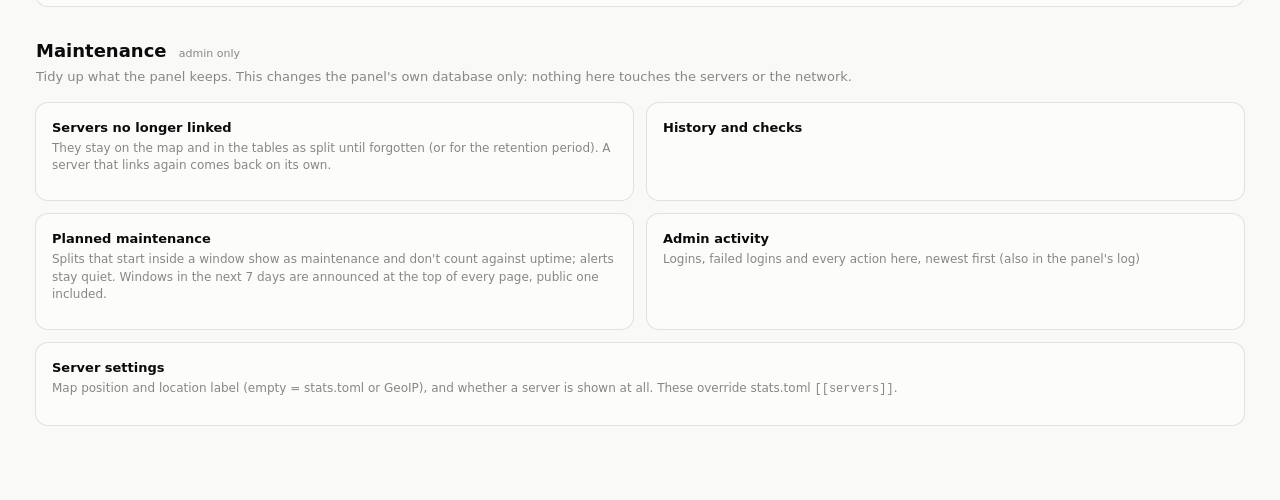
<file: stats/assets/page.html>
<!doctype html>
<html lang="en">
<head>
<meta charset="utf-8">
<meta name="viewport" content="width=device-width,initial-scale=1">
<meta name="robots" content="noindex">
<title>Network Stats</title>
<!-- netstats page template: stats/netstats.py fills in the two placeholders below (data, map). Map: Natural Earth 1:110m,
     public domain, via world-atlas 2.0.2, projected (Natural Earth I) at build time. No external requests. -->
<style>
:root{
  color-scheme:light;
  --page:#f9f9f7; --surface:#fcfcfb; --surface-2:#f3f2ee;
  --ink:#0b0b0b; --ink-2:#52514e; --muted:#898781;
  --grid:#e1e0d9; --axis:#c3c2b7; --ring:rgba(11,11,11,.10);
  --s1:#2a78d6; --s2:#eb6834; --s3:#1baf7a; --s4:#eda100; --s5:#e87ba4;
  --good:#0ca30c; --warn:#fab219; --serious:#ec835a; --crit:#d03b3b; --good-text:#006300;
  --q1:#cde2fb; --q2:#9ec5f4; --q3:#6da7ec; --q4:#3987e5; --q5:#256abf; --q6:#184f95;
  --accent:#2a78d6; --land:#e8e7e1; --land-edge:#d6d5cd; --ocean:#f4f3ef;
}
@media (prefers-color-scheme:dark){
  :root:not([data-theme="light"]){
    color-scheme:dark;
    --page:#0d0d0d; --surface:#1a1a19; --surface-2:#232321;
    --ink:#f0efec; --ink-2:#c3c2b7; --muted:#898781;
    --grid:#2c2c2a; --axis:#383835; --ring:rgba(255,255,255,.10);
    --s1:#3987e5; --s2:#d95926; --s3:#199e70; --s4:#c98500; --s5:#d55181; --good-text:#0ca30c;
    --q1:#16304f; --q2:#184f95; --q3:#1c5cab; --q4:#2a78d6; --q5:#5598e7; --q6:#9ec5f4;
    --accent:#3987e5; --land:#2a2a28; --land-edge:#3a3a37; --ocean:#151514;
  }
}
:root[data-theme="dark"]{
  color-scheme:dark;
  --page:#0d0d0d; --surface:#1a1a19; --surface-2:#232321;
  --ink:#f0efec; --ink-2:#c3c2b7; --muted:#898781;
  --grid:#2c2c2a; --axis:#383835; --ring:rgba(255,255,255,.10);
  --s1:#3987e5; --s2:#d95926; --s3:#199e70; --s4:#c98500; --s5:#d55181; --good-text:#0ca30c;
  --q1:#16304f; --q2:#184f95; --q3:#1c5cab; --q4:#2a78d6; --q5:#5598e7; --q6:#9ec5f4;
  --accent:#3987e5; --land:#2a2a28; --land-edge:#3a3a37; --ocean:#151514;
}
*{box-sizing:border-box}
html,body{margin:0}
body{background:var(--page);color:var(--ink);font:14px/1.45 system-ui,-apple-system,"Segoe UI",sans-serif;-webkit-font-smoothing:antialiased}
a{color:var(--accent)}
.wrap{max-width:1240px;margin:0 auto;padding:0 16px}
header.top{position:sticky;top:0;z-index:20;background:color-mix(in srgb,var(--page) 88%,transparent);backdrop-filter:blur(10px);border-bottom:1px solid var(--ring)}
.bar{display:flex;align-items:center;gap:12px 16px;flex-wrap:wrap;padding:12px 0}
.brand{display:flex;align-items:center;gap:10px;font-weight:650;font-size:16px}
.brand svg{width:26px;height:26px;flex:none}
.brand small{display:block;font-weight:400;color:var(--muted);font-size:12px}
.badge{font-size:11px;font-weight:600;letter-spacing:.04em;text-transform:uppercase;color:var(--ink-2);border:1px solid var(--axis);padding:2px 8px;border-radius:99px;text-decoration:none}
.spacer{flex:1}
#auth{display:flex;align-items:center;gap:8px;flex:none}
#auth form{margin:0}
.btn{all:unset;box-sizing:border-box;cursor:pointer;font-size:13px;padding:6px 12px;border-radius:8px;color:var(--ink);background:var(--surface-2);box-shadow:inset 0 0 0 1px var(--ring)}
.btn:hover{background:var(--surface);box-shadow:inset 0 0 0 1px var(--axis)}
.btn:focus-visible{outline:2px solid var(--accent)}
.seg{display:inline-flex;background:var(--surface-2);border-radius:8px;padding:2px;box-shadow:inset 0 0 0 1px var(--ring)}
.seg button{all:unset;cursor:pointer;padding:5px 11px;border-radius:6px;font-size:13px;color:var(--ink-2)}
.seg button[aria-pressed="true"]{background:var(--surface);color:var(--ink);box-shadow:0 1px 2px rgba(0,0,0,.08),0 0 0 1px var(--ring);font-weight:600}
.seg button:focus-visible{outline:2px solid var(--accent)}
.navrow{display:flex;align-items:center;gap:8px;padding:0 0 10px}
nav.sec{display:flex;gap:4px;overflow-x:auto;flex:1;min-width:0;scrollbar-width:none}
nav.sec a{color:var(--ink-2);text-decoration:none;font-size:13px;padding:5px 10px;border-radius:6px;white-space:nowrap}
nav.sec a:hover{background:var(--surface-2);color:var(--ink)}
section{padding:28px 0 4px;scroll-margin-top:110px}
h2{font-size:18px;margin:0 0 4px;font-weight:650}
.sub{color:var(--muted);font-size:13px;margin:0 0 16px}
.grid{display:grid;gap:14px}
.g6{grid-template-columns:repeat(6,1fr)}
.g11{grid-template-columns:1fr 1fr}
@media (max-width:1000px){.g6{grid-template-columns:repeat(3,1fr)}.g11{grid-template-columns:1fr}}
@media (max-width:560px){.g6{grid-template-columns:1fr 1fr}}
.card{background:var(--surface);border-radius:12px;box-shadow:0 0 0 1px var(--ring);padding:16px;min-width:0}
.card h3{font-size:13px;font-weight:600;margin:0 0 2px}
.note{color:var(--muted);font-size:12px;margin:0 0 10px}
.empty{color:var(--muted);font-size:13px;padding:24px 8px;text-align:center}
.tile .k{color:var(--ink-2);font-size:12px}
.tile .v{font-size:26px;font-weight:650;letter-spacing:-.01em;margin:2px 0}
.tile .d{font-size:12px;color:var(--muted)}
.down{color:var(--crit)}
.pill{display:inline-flex;align-items:center;gap:5px;font-size:12px;font-weight:600;padding:2px 8px 2px 6px;border-radius:99px;background:var(--surface-2);box-shadow:inset 0 0 0 1px var(--ring);white-space:nowrap}
.dot{width:8px;height:8px;border-radius:50%;display:inline-block;flex:none}
.dot.good{background:var(--good)} .dot.warn{background:var(--warn)} .dot.crit{background:var(--crit)} .dot.serious{background:var(--serious)} .dot.none{background:var(--axis)}
table{width:100%;border-collapse:collapse;font-size:13px}
th{font-weight:600;color:var(--muted);font-size:12px;text-align:left;padding:6px 8px;border-bottom:1px solid var(--grid);white-space:nowrap}
td{padding:7px 8px;border-bottom:1px solid var(--grid);vertical-align:middle}
tr:last-child td{border-bottom:0}
td.n,th.n{text-align:right;font-variant-numeric:tabular-nums;white-space:nowrap}
.mono{font-family:ui-monospace,SFMono-Regular,Menlo,monospace;font-size:12px}
.tablewrap{overflow-x:auto}
.hbar{height:8px;border-radius:0 4px 4px 0;background:var(--s1);min-width:2px}
.chart{width:100%;position:relative}
.chart svg{display:block;width:100%;overflow:visible}
.legend{display:flex;gap:14px;flex-wrap:wrap;font-size:12px;color:var(--ink-2);margin:0 0 8px}
.legend span{display:inline-flex;align-items:center;gap:6px}
.legend i{width:10px;height:10px;border-radius:3px;display:inline-block}
#tip{position:fixed;pointer-events:none;z-index:50;background:var(--surface);color:var(--ink);box-shadow:0 0 0 1px var(--ring),0 6px 24px rgba(0,0,0,.14);border-radius:8px;padding:7px 10px;font-size:12px;line-height:1.4;max-width:320px;opacity:0;transition:opacity .08s}
#tip .row{display:flex;align-items:center;gap:6px}
.tag{font-size:11px;font-weight:600;padding:1px 6px;border-radius:4px;background:var(--surface-2);box-shadow:inset 0 0 0 1px var(--ring)}
footer{color:var(--muted);font-size:12px;padding:32px 0 40px;text-align:center}
.acts{display:flex;flex-direction:column;gap:10px}
.act{display:flex;align-items:center;gap:12px;justify-content:space-between}
.act form{margin:0;flex:none}
.act span{color:var(--ink-2);font-size:13px}
.btn.danger{color:var(--crit)}
.msg{background:var(--surface);border-radius:10px;box-shadow:inset 0 0 0 1px var(--axis);padding:10px 14px;margin:0 0 14px;font-size:13px}
.fform{display:flex;flex-wrap:wrap;gap:8px;align-items:center;margin:0}
.fform input:not([type=checkbox]),.fform select{font:inherit;font-size:13px;color:var(--ink);background:var(--surface-2);border:0;box-shadow:inset 0 0 0 1px var(--ring);border-radius:8px;padding:5px 8px;min-width:0}
.fform input:focus,.fform select:focus{outline:2px solid var(--accent)}
.fform label{font-size:13px;color:var(--ink-2);display:inline-flex;gap:5px;align-items:center}
.lock{font-size:11px;color:var(--muted);font-weight:500;margin-left:6px}
</style>
</head>
<body>
<div id="tip"></div>
<header class="top">
  <div class="wrap">
    <div class="bar">
      <div class="brand">
        <svg viewBox="0 0 32 32" aria-hidden="true"><rect width="32" height="32" rx="8" fill="var(--accent)"/><path d="M9 21V11m7 10V7m7 14v-6" stroke="#fff" stroke-width="3" stroke-linecap="round"/></svg>
        <div><span id="netname"></span> network stats<small id="gen"></small></div>
      </div>
      <div class="spacer"></div>
      <div class="seg" role="group" aria-label="Time range">
        <button data-range="1" aria-pressed="false">24h</button><button data-range="7" aria-pressed="true">7d</button><button data-range="30" aria-pressed="false">30d</button><button data-range="365" aria-pressed="false">1y</button>
      </div>
      <div class="seg" role="group" aria-label="Theme">
        <button data-theme-btn="light" aria-pressed="false">Light</button><button data-theme-btn="dark" aria-pressed="false">Dark</button>
      </div>
    </div>
    <div class="navrow">
    <nav class="sec">
      <a href="#overview">Overview</a><a href="#links">Links</a><a href="#servers">Servers</a><a href="#users">Users</a><a href="#services">Services</a><a href="#security" data-admin>Security</a><a href="#health">Health checks</a><a href="#maintenance" data-admin>Maintenance</a>
    </nav>
    <div id="auth"></div>
    </div>
  </div>
</header>

<main class="wrap">
<div class="msg" id="banner" role="status" hidden style="margin-top:20px"></div>
<section id="overview">
  <h2>Overview</h2><p class="sub">The whole network, as the hub reports it to services.</p>
  <div class="grid g6" id="tiles"></div>
  <div class="card" style="margin-top:14px">
    <div style="display:flex;gap:12px;align-items:flex-start;flex-wrap:wrap">
      <div style="flex:1;min-width:220px"><h3>Network map</h3><p class="note">Locations from GeoIP or stats.toml. Arcs are links; hover anything.</p></div>
      <div class="seg" role="group" aria-label="Map region">
        <button data-region="world" aria-pressed="true">World</button><button data-region="eu" aria-pressed="false">Europe</button><button data-region="am" aria-pressed="false">Americas</button><button data-region="ap" aria-pressed="false">Asia-Pacific</button>
      </div>
    </div>
    <div class="legend" id="mapLegend"></div>
    <div id="map" style="border-radius:10px;overflow:hidden;background:var(--ocean)"></div>
    <p class="note" id="unplaced" style="margin:10px 0 0"></p>
  </div>
  <div class="card" style="margin-top:14px"><h3>Users online</h3><p class="note" id="usersNote"></p><div class="chart" id="usersChart"></div></div>
  <div class="card" style="margin-top:14px"><h3>Incidents</h3><p class="note">Link splits and services outages in the selected range</p><div class="tablewrap"><table id="incidents"></table></div></div>
</section>

<section id="links">
  <h2>Links</h2><p class="sub">Every server-to-server link, and services' link to the hub. Timeline: green = linked, red = split. Hover for details.</p>
  <div class="card"><div class="tablewrap"><table id="linkTable"></table></div></div>
</section>

<section id="servers">
  <h2>Servers</h2><p class="sub">Users from the hub; CPU, memory and version from each server's stats line ([debug_channel] stats_interval).</p>
  <div class="card"><div class="tablewrap"><table id="serverTable"></table></div></div>
</section>

<section id="users">
  <h2>Users</h2><p class="sub">How people connect and when.</p>
  <div class="grid g11">
    <div class="card"><h3>Connections per hour</h3><p class="note">Average new connections by weekday and hour (UTC), last 4 weeks</p><div class="chart" id="heat"></div></div>
    <div class="card"><h3>Clients right now</h3><p class="note">Share of connected users</p><div id="clients"></div></div>
  </div>
</section>

<section id="services">
  <h2>Services</h2><p class="sub">NickServ and ChanServ: availability and growth.</p>
  <div class="grid g6" id="svcTiles"></div>
  <div class="grid g11" style="margin-top:14px">
    <div class="card"><h3>Registered accounts</h3><p class="note">Total, end of each day</p><div class="chart" id="accChart"></div></div>
    <div class="card"><h3>New registrations per day</h3><p class="note">Last 30 days</p><div class="chart" id="regChart"></div></div>
  </div>
</section>

<section id="security" data-admin>
  <h2>Security <span class="lock">admin only</span></h2><p class="sub">The protection modules on every server (DNSBL, proxy scanner, spam filter) from their stats lines, and the bans the hub saw being set.</p>
  <div class="grid g6" id="secTiles"></div>
  <div class="grid g11" style="margin-top:14px">
    <div class="card"><h3>Protection per day</h3><p class="note">All servers, last 30 days</p><div class="chart" id="protChart"></div></div>
    <div class="card"><h3>Protection by server</h3><p class="note">Since each server started; rules = spam filter rules loaded</p><div class="tablewrap"><table id="protTable"></table></div></div>
  </div>
  <div class="grid g11" style="margin-top:14px">
    <div class="card"><h3>New bans per day</h3><p class="note">Last 30 days, by type</p><div class="chart" id="banChart"></div></div>
    <div class="card"><h3>Automatic vs manual bans</h3><p class="note">Last 30 days, by who set them</p><div class="chart" id="srcChart"></div></div>
  </div>
  <div class="card" style="margin-top:14px"><h3>Recent bans</h3><p class="note">Latest 15</p><div class="tablewrap"><table id="banTable"></table></div></div>
</section>

<section id="health">
  <h2>Health checks</h2><p class="sub">Probed from outside the network by netstats, so they work even when services can't see a server.</p>
  <div class="card"><div class="tablewrap"><table id="healthTable"></table></div></div>
</section>

<section id="maintenance" data-admin>
  <h2>Maintenance <span class="lock">admin only</span></h2><p class="sub">Tidy up what the panel keeps. This changes the panel's own database only: nothing here touches the servers or the network.</p>
  <div class="msg" id="maintMsg" role="status" hidden></div>
  <div class="grid g11">
    <div class="card"><h3>Servers no longer linked</h3><p class="note">They stay on the map and in the tables as split until forgotten (or for the retention period). A server that links again comes back on its own.</p><div class="tablewrap"><table id="goneTable"></table></div></div>
    <div class="card"><h3>History and checks</h3><p class="note" id="dbNote"></p><div id="maintActions"></div></div>
  </div>
  <div class="grid g11" style="margin-top:14px">
    <div class="card"><h3>Planned maintenance</h3><p class="note">Splits that start inside a window show as maintenance and don't count against uptime; alerts stay quiet. Windows in the next 7 days are announced at the top of every page, public one included.</p><div class="tablewrap"><table id="winTable"></table></div><div id="winForm"></div></div>
    <div class="card"><h3>Admin activity</h3><p class="note">Logins, failed logins and every action here, newest first (also in the panel's log)</p><div class="tablewrap" style="max-height:340px;overflow-y:auto"><table id="auditTable"></table></div></div>
  </div>
  <div class="card" style="margin-top:14px"><h3>Server settings</h3><p class="note">Map position and location label (empty = stats.toml or GeoIP), and whether a server is shown at all. These override stats.toml <span class="mono">[[servers]]</span>.</p><div class="tablewrap"><table id="srvCfgTable"></table></div></div>
</section>
</main>
<footer id="foot"></footer>

<script id="data" type="application/json">/*@DATA@*/null</script>
<script id="mapdata" type="application/json">/*@MAP@*/null</script>
<script>
const D=JSON.parse(document.getElementById('data').textContent), MAP=JSON.parse(document.getElementById('mapdata').textContent);
const M=6e4,H=36e5,DAY=864e5;
const $=s=>document.querySelector(s);
const esc=s=>String(s??'').replace(/[&<>"']/g,c=>({'&':'&amp;','<':'&lt;','>':'&gt;','"':'&quot;',"'":'&#39;'}[c]));
const nf=new Intl.NumberFormat('en-US'), fmt=n=>n==null?'—':nf.format(Math.round(n));
const pct=(x,d=2)=>x==null?'—':(x*100).toFixed(d)+'%';
const dur=s=>{s=Math.max(0,Math.round(s));if(s<60)return s+'s';const m=Math.floor(s/60);if(m<60)return m+'m '+(s%60)+'s';const h=Math.floor(m/60);if(h<48)return h+'h '+(m%60)+'m';return Math.floor(h/24)+'d '+(h%24)+'h'};
const short=n=>n.split('.')[0];
if(!D){document.body.innerHTML='<p class="empty">This is the netstats template; run <code>stats/netstats.py render</code> or <code>serve</code>.</p>';throw 0}
const NOW=D.now*1000, T=s=>s*1000;
const ago=t=>dur((NOW-t)/1000)+' ago';
const utc=(t,o={})=>new Date(t).toLocaleString('en-GB',{timeZone:'UTC',day:'2-digit',month:'short',hour:'2-digit',minute:'2-digit',...o})+' UTC';
const ADMIN=D.role==='admin',PUB=D.role==='public',CSRF=/*@CSRF@*/"";
if(!ADMIN)document.querySelectorAll('[data-admin]').forEach(e=>e.remove());

/* ---------- tooltip + svg helpers ---------- */
const tip=$('#tip');
function showTip(h,x,y){tip.innerHTML=h;tip.style.opacity=1;const r=tip.getBoundingClientRect();let L=x+14,Tp=y+14;if(L+r.width>innerWidth-8)L=x-r.width-14;if(Tp+r.height>innerHeight-8)Tp=y-r.height-14;tip.style.left=L+'px';tip.style.top=Tp+'px'}
function hideTip(){tip.style.opacity=0}
document.addEventListener('mousemove',e=>{const el=e.target.closest('[data-tip]');if(el)showTip(el.dataset.tip,e.clientX,e.clientY);else if(!e.target.closest('.xhair'))hideTip()});
const NS='http://www.w3.org/2000/svg';
function svgEl(tag,attrs={},parent){const e=document.createElementNS(NS,tag);for(const k in attrs)if(attrs[k]!=null)e.setAttribute(k,attrs[k]);if(parent)parent.appendChild(e);return e}
function niceTicks(lo,hi,n=4){if(hi<=lo)hi=lo+1;const step0=(hi-lo)/n,mag=10**Math.floor(Math.log10(step0)),step=Math.max(1,[1,2,2.5,5,10].map(m=>m*mag).find(s=>s>=step0));/* counts: whole steps */const a=Math.floor(lo/step)*step,b=Math.ceil(hi/step)*step,t=[];for(let v=a;v<=b+step/2;v+=step)t.push(Math.round(v*1e6)/1e6);return t}
const shortNum=v=>v>=1e6?(v/1e6).toFixed(v%1e6?2:0)+'M':v>=1e3?(v/1e3).toFixed(v%1e3?1:0)+'k':String(Math.round(v));
const roundTop=(x,y,w,h,r)=>{r=Math.min(r,w/2,h);return `M${x},${y+h}V${y+r}Q${x},${y} ${x+r},${y}H${x+w-r}Q${x+w},${y} ${x+w},${y+r}V${y+h}Z`};
const day=t=>new Date(t).toLocaleDateString('en-GB',{timeZone:'UTC',day:'numeric',month:'short'});

function lineChart(host,{series,height=230,yZero=false,dateFmt}){
  host.innerHTML='';
  if(!series[0].data.length){host.innerHTML='<div class="empty">Collecting data — the first points appear within a few minutes.</div>';return}
  const w=host.clientWidth,m={l:44,r:10,t:10,b:24},iw=w-m.l-m.r,ih=height-m.t-m.b;
  const svg=svgEl('svg',{viewBox:`0 0 ${w} ${height}`,height,role:'img'},host);
  const all=series.flatMap(s=>s.data.map(p=>p[1]));
  let lo=yZero?0:Math.min(...all),hi=Math.max(...all);const pad=Math.max(1,(hi-lo)*.08);lo=yZero?0:Math.max(0,lo-pad);hi+=pad;
  const ticks=niceTicks(lo,hi);lo=ticks[0];hi=ticks[ticks.length-1];
  const d0=series[0].data,t0=T(d0[0][0]),t1=Math.max(T(d0[d0.length-1][0]),t0+H);
  const X=t=>m.l+(t-t0)/(t1-t0)*iw,Y=v=>m.t+ih-(v-lo)/(hi-lo)*ih;
  ticks.forEach(v=>{svgEl('line',{x1:m.l,x2:m.l+iw,y1:Y(v),y2:Y(v),stroke:'var(--grid)'},svg);svgEl('text',{x:m.l-8,y:Y(v)+4,'text-anchor':'end','font-size':11,fill:'var(--muted)'},svg).textContent=shortNum(v)});
  const span=t1-t0,xstep=span<=1.1*DAY?4*H:span<=8*DAY?DAY:span<=40*DAY?5*DAY:30*DAY;
  for(let t=Math.ceil(t0/xstep)*xstep;t<=t1;t+=xstep)svgEl('text',{x:X(t),y:height-6,'text-anchor':'middle','font-size':11,fill:'var(--muted)'},svg).textContent=span<=1.1*DAY?new Date(t).toISOString().slice(11,16):day(t);
  svgEl('line',{x1:m.l,x2:m.l+iw,y1:m.t+ih,y2:m.t+ih,stroke:'var(--axis)'},svg);
  series.forEach(s=>{const d=s.data.map((p,i)=>(i?'L':'M')+X(T(p[0])).toFixed(1)+','+Y(p[1]).toFixed(1)).join('');
    if(series.length===1)svgEl('path',{d:d+`L${X(T(s.data[s.data.length-1][0]))},${m.t+ih}L${X(T(s.data[0][0]))},${m.t+ih}Z`,fill:s.color,opacity:.10},svg);
    svgEl('path',{d,fill:'none',stroke:s.color,'stroke-width':2,'stroke-linejoin':'round'},svg);
    if(s.data.length===1)svgEl('circle',{cx:X(T(s.data[0][0])),cy:Y(s.data[0][1]),r:4,fill:s.color},svg)});
  const g=svgEl('g',{opacity:0},svg),vl=svgEl('line',{y1:m.t,y2:m.t+ih,stroke:'var(--axis)'},g);
  const dots=series.map(s=>svgEl('circle',{r:4.5,fill:s.color,stroke:'var(--surface)','stroke-width':2},g));
  const ov=svgEl('rect',{x:m.l,y:m.t,width:iw,height:ih,fill:'transparent',class:'xhair'},svg);
  ov.addEventListener('mousemove',e=>{const b=svg.getBoundingClientRect(),px=(e.clientX-b.left)*w/b.width,t=t0+(px-m.l)/iw*(t1-t0);
    let i=0,best=1e18;d0.forEach((p,k)=>{const dd=Math.abs(T(p[0])-t);if(dd<best){best=dd;i=k}});
    const x=X(T(d0[i][0]));vl.setAttribute('x1',x);vl.setAttribute('x2',x);g.setAttribute('opacity',1);
    dots.forEach((c,k)=>{c.setAttribute('cx',x);c.setAttribute('cy',Y(series[k].data[i][1]))});
    showTip(`<b>${(dateFmt||utc)(T(d0[i][0]))}</b>`+series.map(s=>`<div class="row"><span class="dot" style="background:${s.color}"></span>${s.name}<span style="margin-left:auto;padding-left:12px;font-weight:650">${fmt(s.data[i][1])}</span></div>`).join(''),e.clientX,e.clientY)});
  ov.addEventListener('mouseleave',()=>{g.setAttribute('opacity',0);hideTip()});
}

function barChart(host,{rows,keys,height=230}){
  host.innerHTML='';
  keys=keys.filter(k=>rows.some(r=>r[k.key]>0));
  if(!rows.length||!keys.length){host.innerHTML='<div class="empty">Nothing yet.</div>';return}
  if(keys.length>1){const lg=document.createElement('div');lg.className='legend';lg.innerHTML=keys.map(k=>`<span><i style="background:${k.color}"></i>${k.name}</span>`).join('');host.appendChild(lg)}
  const w=host.clientWidth,m={l:36,r:6,t:8,b:24},iw=w-m.l-m.r,ih=height-m.t-m.b;
  const svg=svgEl('svg',{viewBox:`0 0 ${w} ${height}`,height},host);
  const tot=rows.map(r=>keys.reduce((a,k)=>a+(r[k.key]||0),0)),ticks=niceTicks(0,Math.max(...tot,1)),hi=ticks[ticks.length-1];
  const Y=v=>m.t+ih-v/hi*ih,n=Math.max(rows.length,7),bw=iw/n,gap=Math.max(2,bw*.25);
  ticks.forEach(v=>{svgEl('line',{x1:m.l,x2:m.l+iw,y1:Y(v),y2:Y(v),stroke:'var(--grid)'},svg);svgEl('text',{x:m.l-6,y:Y(v)+4,'text-anchor':'end','font-size':11,fill:'var(--muted)'},svg).textContent=shortNum(v)});
  rows.forEach((r,i)=>{const x=m.l+i*bw+gap/2,bwi=bw-gap;let base=0;const present=keys.filter(k=>r[k.key]>0);
    const th=`<b>${new Date(T(r.t)).toLocaleDateString('en-GB',{timeZone:'UTC',weekday:'short',day:'numeric',month:'short'})}</b>`+keys.map(k=>`<div class="row"><span class="dot" style="background:${k.color}"></span>${k.name}<span style="margin-left:auto;padding-left:12px;font-weight:650">${fmt(r[k.key]||0)}</span></div>`).join('');
    present.forEach((k,j)=>{const v=r[k.key],y=Y(base+v),hgt=Y(base)-y-(j>0?2:0);
      if(hgt>0)svgEl('path',{d:j===present.length-1?roundTop(x,y,bwi,hgt,4):`M${x},${y}h${bwi}v${hgt}h${-bwi}Z`,fill:k.color},svg);base+=v});
    svgEl('rect',{x:m.l+i*bw,y:m.t,width:bw,height:ih,fill:'transparent','data-tip':th},svg);
    if(i%5===rows.length%5||rows.length<=10)svgEl('text',{x:x+bwi/2,y:height-6,'text-anchor':'middle','font-size':11,fill:'var(--muted)'},svg).textContent=day(T(r.t))});
  svgEl('line',{x1:m.l,x2:m.l+iw,y1:m.t+ih,y2:m.t+ih,stroke:'var(--axis)'},svg);
}

/* ---------- derived ---------- */
let RANGE=7;
const SERVERS=D.servers, LINKS=D.links, cur=D.cur||{};
const byName=Object.fromEntries(SERVERS.map(s=>[s.name,s]));
const linkOf=n=>LINKS.find(l=>l.a===n);
const isDown=l=>l&&!l.present;
const lastOut=l=>l&&l.outages.length?l.outages[l.outages.length-1]:null;
const downFor=(l,t0,t1)=>l.outages.reduce((a,[s,e,,m])=>m?a:a+Math.max(0,Math.min(t1,e?T(e):NOW)-Math.max(t0,T(s))),0); /* planned maintenance isn't downtime */
const since=()=>Math.max(NOW-RANGE*DAY,T(D.first));
const tile=(k,v,d)=>`<div class="card tile"><div class="k">${k}</div><div class="v">${v}</div><div class="d">${d}</div></div>`;
const statusPill=(ok,label)=>`<span class="pill" style="font-size:14px"><span class="dot ${ok?'good':'crit'}"></span>${label}</span>`;

function tiles(){
  const leaves=SERVERS.length,up=SERVERS.filter(s=>s.present).length,down=SERVERS.filter(s=>!s.present);
  const svc=D.services;
  $('#tiles').innerHTML=[
    tile('Users online',fmt(cur.users),cur.users!=null?`${fmt(cur.logged)} logged in · ${fmt(cur.opers)} opers`:'waiting for the first sample'),
    tile('Peak (30 days)',D.peak30?fmt(D.peak30[0]):'—',D.peak30?utc(T(D.peak30[1])):''),
    tile('Servers linked',`${up}/${leaves}`,down.length?`<span class="pill"><span class="dot crit"></span>${esc(short(down[0].name))} split${down.length>1?' +'+(down.length-1):''}</span>`:'all linked'),
    tile('Link availability',pct(D.avail30),T(D.first)>NOW-30*DAY?'since '+day(T(D.first)):'all links, last 30 days'),
    tile('Channels',fmt(cur.channels),cur.regchans!=null?`${fmt(cur.regchans)} registered`:''),
    tile('Services',statusPill(svc.up,svc.up?'Online':'No data'),svc.up&&svc.start?`up ${dur(D.now-svc.start)}${svc.version?' · v'+esc(svc.version):''}`:'collector not reporting'),
  ].join('');
}

/* ---------- world map ---------- */
function proj([lon,lat]){const l=lon*Math.PI/180,p=lat*Math.PI/180,p2=p*p,p4=p2*p2;
  return [MAP.tx+MAP.k*l*(0.8707-0.131979*p2+p4*(-0.013791+p4*(0.003971*p2-0.001529*p4))),
          MAP.ty-MAP.k*p*(1.007226+p2*(0.015085+p4*(-0.044475+0.028874*p2-0.005916*p4)))]}
const REGIONS={eu:[[-11,36],[32,63]],am:[[-128,24],[-66,52]],ap:[[96,-42],[158,42]]};
function regionBox(key){
  if(key==='world')return MAP.vb;
  const [[a,b],[c,d]]=REGIONS[key],pts=[[a,b],[c,b],[a,d],[c,d],[(a+c)/2,d],[(a+c)/2,b]].map(proj);
  const x0=Math.min(...pts.map(p=>p[0])),x1=Math.max(...pts.map(p=>p[0])),y0=Math.min(...pts.map(p=>p[1])),y1=Math.max(...pts.map(p=>p[1]));
  const ar=MAP.vb[2]/MAP.vb[3],cx=(x0+x1)/2,cy=(y0+y1)/2;let w=x1-x0,h=y1-y0;if(w/h<ar)w=h*ar;else h=w/ar;
  return [cx-w/2,cy-h/2,w,h];
}
let REGION='world';
function mapView(){
  const host=$('#map');host.innerHTML='';
  const placed=SERVERS.filter(s=>s.lat!=null);
  const un=SERVERS.filter(s=>s.lat==null);
  $('#unplaced').innerHTML=un.length?`Not on the map (no location): ${un.map(s=>'<span class="mono">'+esc(s.name)+'</span>').join(', ')} — ${D.geoip?'set lat/lon in stats.toml [[servers]]':'run <span class="mono">netstats.py geoip-update</span> or set lat/lon in stats.toml [[servers]]'}.`:'';
  const vb=regionBox(REGION),z=MAP.vb[2]/vb[2],u=v=>v/z;
  const svg=svgEl('svg',{viewBox:vb.join(' '),width:'100%',style:'display:block;aspect-ratio:'+MAP.vb[2]+'/'+MAP.vb[3]},host);
  svgEl('path',{d:MAP.land,fill:'var(--land)'},svg);
  svgEl('path',{d:MAP.borders,fill:'none',stroke:'var(--land-edge)','stroke-width':u(.6),'stroke-linejoin':'round'},svg);
  const pos={},used=[];
  placed.forEach(s=>{let p=proj([s.lon,s.lat]);let k=0;  /* same city: fan out a little */
    while(used.some(q=>Math.hypot(q[0]-p[0],q[1]-p[1])<u(6))&&k<12){k++;const a=k*2.4;p=[p[0]+Math.cos(a)*u(7),p[1]+Math.sin(a)*u(7)]}
    used.push(p);pos[s.name]=p});
  const svcLink=LINKS.find(l=>l.kind==='services');
  if(svcLink&&pos[svcLink.b]){const h=pos[svcLink.b];pos.services=[h[0]-u(14),h[1]-u(12)]}
  const arcs=svgEl('g',{},svg),nodes=svgEl('g',{},svg),labels=svgEl('g',{},svg);
  LINKS.forEach(l=>{const a=pos[l.a],b=pos[l.b];if(!a||!b)return;
    const down=isDown(l),dx=b[0]-a[0],dy=b[1]-a[1],d=Math.hypot(dx,dy)||1;let nx=-dy/d,ny=dx/d;if(ny>0){nx=-nx;ny=-ny}
    const c=[(a[0]+b[0])/2+nx*d*.22,(a[1]+b[1])/2+ny*d*.22],o=lastOut(l);
    const t=`<b>${esc(short(l.a))} ↔ ${esc(short(l.b))}</b><br>${down?'<span class="down">Down '+(o?ago(T(o[0])):'')+'</span><br>'+esc(o?o[2]:''):'Linked'}`;
    const dp=`M${a[0]},${a[1]}Q${c[0]},${c[1]} ${b[0]},${b[1]}`;
    svgEl('path',{d:dp,fill:'none',stroke:down?'var(--crit)':l.kind==='hub'?'var(--ink-2)':l.kind==='services'?'var(--s3)':'var(--s1)','stroke-width':u(l.kind==='hub'?2.4:1.3),opacity:down?1:l.kind==='hub'?.9:.6,'stroke-dasharray':down?`${u(4)} ${u(3)}`:null,'stroke-linecap':'round'},arcs);
    svgEl('path',{d:dp,fill:'none',stroke:'transparent','stroke-width':u(9),'data-tip':t},arcs)});
  const draw=name=>{const p=pos[name];if(!p)return;const s=byName[name],isSvc=name==='services',l=isSvc?svcLink:linkOf(name),down=isSvc?!D.services.up:(s&&!s.present),hub=s&&s.hub;
    const t=isSvc?`<b>Services</b><br>NickServ + ChanServ, linked to ${esc(short(svcLink.b))}`:`<b>${esc(name)}</b><br>${hub?'Hub':'Leaf'}${s.loc?' · '+esc(s.loc):''}<br>${down?'<span class="down">Split '+(lastOut(l)?ago(T(lastOut(l)[0])):'')+'</span>':fmt(s.users)+' users'}`;
    if(hub){const r=u(6.5);svgEl('rect',{x:p[0]-r,y:p[1]-r,width:2*r,height:2*r,rx:u(2),fill:down?'var(--crit)':'var(--ink)',stroke:'var(--surface)','stroke-width':u(1.5),transform:`rotate(45 ${p[0]} ${p[1]})`,'data-tip':t},nodes)}
    else{const r=u(isSvc?4.5:3+Math.sqrt(Math.max(s?s.users:0,100)/350));
      if(down)svgEl('circle',{cx:p[0],cy:p[1],r:r*2.2,fill:'var(--crit)',opacity:.18},nodes);
      svgEl('circle',{cx:p[0],cy:p[1],r,fill:down?'var(--crit)':isSvc?'var(--s3)':'var(--s1)',stroke:'var(--surface)','stroke-width':u(1.5),'data-tip':t},nodes)}
    if(!isSvc&&(hub||down||z>1.8)){const big=hub||down,up=s&&pos[s.uplink],left=!hub&&up&&up[0]>p[0];
      const tx=svgEl('text',{x:hub?p[0]:left?p[0]-u(9):p[0]+u(9),y:hub?p[1]+u(21):p[1]+u(4),'text-anchor':hub?'middle':left?'end':'start','font-size':u(big?11:10),'font-weight':big?650:500,fill:down?'var(--crit)':big?'var(--ink)':'var(--ink-2)',stroke:'var(--ocean)','stroke-width':u(3),'paint-order':'stroke','stroke-linejoin':'round'},labels);
      tx.textContent=short(name)+(down?' · split':'')}};
  SERVERS.filter(s=>!s.hub).forEach(s=>draw(s.name));draw('services');SERVERS.filter(s=>s.hub).forEach(s=>draw(s.name));
  $('#mapLegend').innerHTML=`<span><svg width="12" height="12"><rect x="2.5" y="2.5" width="7" height="7" fill="var(--ink)" transform="rotate(45 6 6)"/></svg>Hub</span><span><i style="background:var(--s1);border-radius:50%"></i>Leaf (size = users)</span><span><i style="background:var(--s3);border-radius:50%"></i>Services</span><span><svg width="22" height="10"><path d="M1 5H21" stroke="var(--crit)" stroke-width="2" stroke-dasharray="4 3"/></svg>Split link</span>`;
}

/* ---------- tables ---------- */
function incidents(){
  const t0=NOW-RANGE*DAY,rows=D.incidents.filter(i=>(i.end?T(i.end):NOW)>=t0);
  const what=i=>i.maint?['none',i.end?'Planned maintenance':'Maintenance, still down']:i.kind==='services'?['warn',i.end?'Services outage':'Services down']:i.end?(i.end===i.start?['serious','Relinked']:['serious','Split, relinked']):['crit','Split, still down'];
  $('#incidents').innerHTML=`<tr><th>When</th><th>Link</th><th>What</th><th class="n">Duration</th><th>Reason</th></tr>`+
   (rows.length?rows.map(i=>{const [c,l]=what(i);return `<tr><td>${utc(T(i.start))}</td><td class="mono">${esc(short(i.a))} ↔ ${esc(short(i.b))}</td><td><span class="pill"><span class="dot ${c}"></span>${l}</span></td><td class="n">${dur((i.end||D.now)-i.start)}${i.end?'':'+'}</td><td>${esc(i.reason)}</td></tr>`}).join(''):`<tr><td colspan="5" style="color:var(--muted)">No incidents in this range.</td></tr>`);
}
function strip(l,t0,t1){
  const W=260,Hh=14,x=t=>(t-t0)/(t1-t0)*W;
  let s=`<svg viewBox="0 0 ${W} ${Hh}" width="${W}" height="${Hh}" style="display:block"><rect width="${W}" height="${Hh}" rx="3" fill="var(--good)" opacity=".85"/>`;
  if(T(D.first)>t0)s+=`<rect width="${Math.max(0,x(T(D.first)))}" height="${Hh}" rx="3" fill="var(--axis)" data-tip="No data before ${esc(utc(T(D.first)))}"/>`;
  l.outages.forEach(([a,b,r,m])=>{const A=Math.max(t0,T(a)),B=Math.min(t1,b?T(b):NOW);if(B<t0||A>t1)return;const xa=x(A),wd=Math.max(3,x(B)-xa);
    s+=`<rect x="${Math.min(xa,W-3)}" width="${wd}" height="${Hh}" fill="var(${m?'--axis':'--crit'})" data-tip="${esc(`<b>${m?'Maintenance':'Down'} ${utc(T(a))}</b><br>${dur(((b?T(b):NOW)-T(a))/1000)}${b?'':' and counting'}<br>${esc(r)}`)}"/>`});
  return s+'</svg>';
}
function linkTable(){
  const t0=since(),span=NOW-t0;
  const rows=[...LINKS].sort((a,b)=>(a.kind==='leaf')-(b.kind==='leaf')||downFor(b,t0,NOW)-downFor(a,t0,NOW));
  $('#linkTable').innerHTML=`<tr><th>Link</th><th>State</th><th>Timeline (${RANGE===1?'24h':RANGE===365?'1y':RANGE+'d'})</th><th class="n">Uptime</th><th class="n">Outages</th><th>Last outage</th></tr>`+(rows.length?rows.map(l=>{
    const down=isDown(l),n=l.outages.filter(([a,b])=>(b?T(b):NOW)>=t0).length,up=span>0?1-downFor(l,t0,NOW)/span:1,o=lastOut(l);
    return `<tr><td class="mono">${esc(short(l.a))} ↔ ${esc(short(l.b))} <span class="tag">${l.kind}</span></td>
      <td><span class="pill"><span class="dot ${down?'crit':'good'}"></span>${down?'Down':'Linked'}</span></td>
      <td>${strip(l,NOW-RANGE*DAY,NOW)}</td><td class="n">${pct(up,up===1?0:3)}</td><td class="n">${n}</td>
      <td style="color:var(--ink-2);font-size:12px">${o?ago(T(o[0]))+' · '+esc(o[2]):'never'}</td></tr>`}).join(''):'<tr><td class="empty">No links seen yet.</td></tr>');
}
function serverTable(){
  const total=SERVERS.reduce((a,s)=>a+s.users,0)||1,max=Math.max(1,...SERVERS.map(s=>s.users));
  $('#serverTable').innerHTML=`<tr><th>Server</th><th>Role</th><th>Location</th>${ADMIN?'<th>Address</th>':''}<th class="n">Users</th><th style="width:14%"></th><th class="n">Share</th>${PUB?'':'<th>Version</th>'}<th class="n">Up / linked</th>${PUB?'':'<th class="n">Memory</th><th class="n">CPU</th>'}</tr>`+
   [...SERVERS].sort((a,b)=>b.hub-a.hub||b.users-a.users).map(s=>{const down=!s.present;
    return `<tr><td class="mono" data-tip="${esc(esc(s.desc))}">${esc(s.name)}</td><td><span class="tag">${s.hub?'hub':'leaf'}</span></td><td>${esc(s.loc)||'<span style="color:var(--muted)">—</span>'}</td>${ADMIN?`<td class="mono">${esc(s.ip)}</td>`:''}
    <td class="n">${down?'<span class="down">split</span>':fmt(s.users)}</td>
    <td>${down?'':`<div class="hbar" style="width:${s.users/max*100}%"></div>`}</td>
    <td class="n">${down?'—':pct(s.users/total,1)}</td>${PUB?'':`<td>${esc(s.version)||'<span style="color:var(--muted)">—</span>'}</td>`}
    <td class="n">${down?'—':dur(D.now-s.linked_at)}</td>${PUB?'':`<td class="n">${s.mem!=null?s.mem+' MB':'—'}</td><td class="n">${s.cpu!=null?s.cpu.toFixed(1)+'%':'—'}</td>`}</tr>`}).join('');
}
function heat(){
  const host=$('#heat');host.innerHTML='';
  if(!D.heat){host.innerHTML='<div class="empty">Needs each server\'s stats line: set <span class="mono">[debug_channel] stats_interval = 300</span> in every sekurircd.toml.</div>';return}
  const w=host.clientWidth,days=['Mon','Tue','Wed','Thu','Fri','Sat','Sun'],m={l:34,t:4,b:22},cw=(w-m.l)/24,ch=Math.min(26,cw*1.1),h=m.t+ch*7+m.b;
  const svg=svgEl('svg',{viewBox:`0 0 ${w} ${h}`,height:h},host),steps=['--q1','--q2','--q3','--q4','--q5','--q6'];
  const all=D.heat.flat(),lo=Math.min(...all),hi=Math.max(...all);
  D.heat.forEach((row,di)=>{svgEl('text',{x:m.l-6,y:m.t+di*ch+ch/2+4,'text-anchor':'end','font-size':11,fill:'var(--muted)'},svg).textContent=days[di];
    row.forEach((v,hr)=>{const k=hi>lo?Math.min(5,Math.floor((v-lo)/(hi-lo+1)*6)):0;svgEl('rect',{x:m.l+hr*cw+1,y:m.t+di*ch+1,width:cw-2,height:ch-2,rx:3,fill:`var(${steps[k]})`,'data-tip':`<b>${days[di]} ${String(hr).padStart(2,'0')}:00 UTC</b><br>${fmt(v)} connections/hour`},svg)})});
  for(let hr=0;hr<24;hr+=3)svgEl('text',{x:m.l+hr*cw+cw/2,y:h-6,'text-anchor':'middle','font-size':11,fill:'var(--muted)'},svg).textContent=String(hr).padStart(2,'0');
}
function clients(){
  if(cur.users==null){$('#clients').innerHTML='<div class="empty">Waiting for the first sample.</div>';return}
  const u=Math.max(cur.users,1),bar=(label,v,c)=>`<div style="margin:0 0 14px"><div style="display:flex;justify-content:space-between;font-size:13px"><span>${label}</span><b>${pct(v/u,0)}</b></div><div style="background:var(--surface-2);border-radius:4px;height:8px;margin-top:4px"><div style="width:${v/u*100}%;height:8px;border-radius:4px;background:${c}"></div></div><div class="note" style="margin:2px 0 0">${fmt(v)} of ${fmt(cur.users)}</div></div>`;
  $('#clients').innerHTML=bar('Connected with TLS',cur.tls,'var(--s1)')+bar('Logged in to an account',cur.logged,'var(--s1)')+bar('Away',cur.away,'var(--s1)')+`<p class="note" style="margin:0">${fmt(cur.opers)} IRC operators online · peak since the hub started: ${fmt(cur.peak)}</p>`;
}
function svcTiles(){
  const s=D.services,l=LINKS.find(x=>x.kind==='services'),t0=Math.max(NOW-30*DAY,T(D.first));
  $('#svcTiles').innerHTML=[
    tile('NickServ + ChanServ',statusPill(s.up,s.up?'Online':'No data'),s.version?'v'+esc(s.version):''),
    tile('Services uptime',l?pct(1-downFor(l,t0,NOW)/Math.max(1,NOW-t0),3):'—','last 30 days'),
    tile('Restarts',fmt(s.restarts30),'last 30 days'),
    tile('Registered accounts',cur.accounts>=0?fmt(cur.accounts):'—',s.accounts.length>1?`+${fmt(s.accounts.at(-1)[1]-s.accounts[0][1])} in ${s.accounts.length-1} days`:''),
    tile('Registered channels',fmt(cur.regchans_cs),'in ChanServ'),
    tile('Logged in now',fmt(cur.logged),cur.users?pct(cur.logged/cur.users,0)+' of users':''),
  ].join('');
}
function security(){
  if(!ADMIN)return;const S=D.security,P=S.servers,today=(S.days.at(-1)||{}).t>=D.now-D.now%86400?S.days.at(-1):{};
  const sum=k=>P.reduce((a,p)=>a+(p[k]||0),0),has=k=>P.some(p=>p[k]!=null);
  $('#secTiles').innerHTML=[
    tile('DNSBL hits today',fmt(today.dnsbl_hits||0),P.length?`${fmt(sum('dnsbl_bans'))} DNSBL bans active`:'needs stats_interval'),
    tile('Open proxies today',has('scanned')?fmt(today.proxies||0):'—',has('scanned')?`${fmt(today.scanned||0)} addresses scanned`:'scanner off'),
    tile('Spam filter actions today',has('spam')?fmt(today.spam_actions||0):'—',has('spam')?`${fmt(Math.max(0,...P.map(p=>p.spam_rules||0)))} rules loaded`:'needs stats_interval'),
    tile('Active K-lines',S.active?fmt(S.active.K):'—','on the hub'),tile('Active G-lines',S.active?fmt(S.active.G):'—','network-wide'),
    tile('Active Z-lines',S.active?fmt(S.active.Z):'—',`${fmt(S.today)} bans set today`),
  ].join('');
  $('#protTable').innerHTML=P.length?`<tr><th>Server</th><th class="n">DNSBL hits</th><th class="n">DNSBL bans</th><th class="n">Scanned</th><th class="n">Proxies</th><th class="n">Scanner bans</th><th class="n">Spam actions</th><th class="n">Rules</th></tr>`+
    P.map(p=>`<tr><td class="mono">${esc(short(p.name))}</td><td class="n">${fmt(p.dnsbl_hits)}</td><td class="n">${fmt(p.dnsbl_bans)}</td><td class="n">${p.scanned==null?'off':fmt(p.scanned)}</td><td class="n">${p.proxies==null?'—':fmt(p.proxies)}</td><td class="n">${fmt(p.scan_bans)}</td><td class="n">${fmt(p.spam)}</td><td class="n">${fmt(p.spam_rules)}</td></tr>`).join('')
    :'<tr><td class="empty">No stats lines yet: set <span class="mono">[debug_channel] stats_interval = 300</span> on every server.</td></tr>';
  $('#banTable').innerHTML=`<tr><th>When</th><th>Type</th><th>Mask</th><th>Set by</th><th>Reason</th><th>Duration</th></tr>`+(S.recent.length?S.recent.map(r=>`<tr><td>${ago(T(r.t))}</td><td><span class="tag">${esc(r.type)}</span></td><td class="mono">${esc(r.mask)}</td><td>${esc(r.by)}</td><td>${esc(r.reason)}</td><td>${r.dur?dur(r.dur):'permanent'}</td></tr>`).join(''):'<tr><td colspan="6" style="color:var(--muted)">No bans seen yet.</td></tr>');
}
function healthTable(){
  const ports=[...new Set(SERVERS.flatMap(s=>s.probes.map(p=>p.port)))].sort((a,b)=>a-b);
  if(!ports.length){$('#healthTable').innerHTML='<tr><td class="empty">No probes yet (they run every few minutes).</td></tr>';return}
  $('#healthTable').innerHTML=`<tr><th>Server</th>${ports.map(p=>`<th>${p}</th>`).join('')}<th>Certificate</th><th>Checked</th></tr>`+SERVERS.map(s=>{
    const by=Object.fromEntries(s.probes.map(p=>[p.port,p])),tls=s.probes.find(p=>p.tls&&p.ok);
    const cell=p=>!p?'<td style="color:var(--muted)">—</td>':`<td><span class="pill" data-tip="${esc(esc(p.err||(p.tls?'TLS handshake':'TCP connect')))}"><span class="dot ${p.ok?(p.err?'warn':'good'):'crit'}"></span>${p.ok?Math.round(p.ms)+' ms':'closed'}</span></td>`;
    const cd=tls&&tls.cert_days!=null?`<span class="pill"><span class="dot ${tls.cert_days<7?'crit':tls.cert_days<21?'warn':'good'}"></span>${tls.cert_days} days left</span>`:'—';
    const t=Math.max(0,...s.probes.map(p=>p.t));
    return `<tr><td class="mono">${esc(s.name)}</td>${ports.map(p=>cell(by[p])).join('')}<td>${cd}</td><td style="color:var(--muted);font-size:12px">${t?ago(T(t)):'—'}</td></tr>`}).join('');
}
function maint(){
  if(!ADMIN)return;const M=D.maint;
  if(!D.live||!CSRF){$('#maintActions').innerHTML='<p class="note">These actions work on the live panel after logging in, or from a shell: <span class="mono">netstats.py admin ACTION [SERVER]</span>.</p>'}
  const live=D.live&&CSRF;
  const fx=(a,inner,name,ask)=>`<form class="fform" method="post" action="/admin/action"${ask?` data-confirm="${esc(ask)}"`:''}><input type="hidden" name="csrf" value="${esc(CSRF)}"><input type="hidden" name="action" value="${a}"><input type="hidden" name="name" value="${esc(name||'')}">${inner}</form>`;
  const form=(a,label,name,ask,danger)=>!D.live||!CSRF?'':`<form method="post" action="/admin/action"${ask?` data-confirm="${esc(ask)}"`:''}><input type="hidden" name="csrf" value="${esc(CSRF)}"><input type="hidden" name="action" value="${a}"><input type="hidden" name="name" value="${esc(name||'')}"><button class="btn${danger?' danger':''}">${label}</button></form>`;
  $('#goneTable').innerHTML=M.gone.length?`<tr><th>Server</th><th>Uplink</th><th>Last seen</th><th class="n">Outages</th><th></th><th></th></tr>`+
    M.gone.map(g=>`<tr><td class="mono">${esc(g.name)}</td><td class="mono">${esc(short(g.uplink))}</td><td>${ago(T(g.last_seen))}</td><td class="n">${fmt(g.outages)}</td><td>${form('forget','Forget',g.name,`Forget ${g.name} and all its history?`,true)}</td><td>${live?fx('merge',`<select name="new" aria-label="Merge into" required><option value="">renamed to…</option>${M.servers.filter(x=>x.name!==g.name).map(x=>`<option>${esc(x.name)}</option>`).join('')}</select><button class="btn">Merge</button>`,g.name,`Move ${g.name}'s history onto the server picked, then forget ${g.name}?`):''}</td></tr>`).join('')+
    (M.gone.length>1?`<tr><td colspan="6">${form('forget-gone',`Forget all ${M.gone.length}`,'',`Forget all ${M.gone.length} servers that are not linked, with their history?`,true)}</td></tr>`:'')
    :'<tr><td class="empty">Every server the panel knows is linked.</td></tr>';
  const r=M.rows;
  $('#dbNote').textContent=`Database ${(M.size/1048576).toFixed(1)} MB · ${fmt(r.net)} samples · ${fmt(r.statline)} stats lines · ${fmt(M.past_incidents)} past outages · ${fmt(r.bans)} bans recorded`;
  if(D.live&&CSRF)$('#maintActions').innerHTML='<div class="acts">'+[
    ['reprobe','Run health checks now','Ports and certificates, without waiting for the next round.'],
    ['relocate','Look up locations again','After moving a server or updating the GeoIP database.'],
    ['clear-incidents','Clear past incidents',`${fmt(M.past_incidents)} past link splits and the services outage history. Uptime starts over.`,'Delete every past incident? Uptime figures start over.',true],
    ['clear-bans','Clear ban history',`${fmt(r.bans)} recorded bans. The bans themselves stay on the servers.`,'Delete the ban history?',true],
    ['vacuum','Compact the database','Gives the space of deleted rows back to the disk.'],
    ...(M.alerts?[['alert-test','Send a test alert','Alerts go to the [alerts] webhook in stats.toml: links down, services silent, ports failing, certificates expiring.']]:[]),
  ].map(([a,l,d,ask,danger])=>`<div class="act"><span>${d}</span>${form(a,l,'',ask,danger)}</div>`).join('')+'</div>';
  if(!M.alerts)$('#maintActions').insertAdjacentHTML('beforeend','<p class="note" style="margin:12px 0 0">Alerts are off: set <span class="mono">[alerts] webhook</span> in stats.toml to hear about splits, services, failing ports and expiring certificates.</p>');
  $('#winTable').innerHTML=M.windows.length?'<tr><th>When (UTC)</th><th>What</th><th>By</th><th></th></tr>'+M.windows.map(w=>`<tr><td>${utc(T(w.start))} – ${utc(T(w.end),{day:undefined,month:undefined})}${T(w.end)<NOW?' <span class="tag">past</span>':T(w.start)<=NOW?' <span class="tag">now</span>':''}</td><td>${esc(w.note)}${w.announce?`<div class="note" style="margin:2px 0 0">IRC: ${(n=>w.sent.includes('new')?'told'+(n?`, ${n} reminder${n>1?'s':''} sent`:''):'pending')(w.sent.filter(x=>x[0]==='r').length)}</div>`:''}</td><td>${esc(w.by)}</td><td>${form('window-del','Remove','',`Remove this window? Splits in it count as outages again${w.announce&&T(w.start)>NOW?' and users on IRC are told it is cancelled':''}.`,true).replace('name="name" value=""',`name="id" value="${w.id}"`)}</td></tr>`).join(''):'<tr><td class="empty">No maintenance planned.</td></tr>';
  if(live){const d=new Date(NOW+H);d.setUTCMinutes(0);
    $('#winForm').innerHTML='<div style="margin-top:12px">'+fx('window-add',`<input type="datetime-local" name="start" value="${d.toISOString().slice(0,16)}" required aria-label="Start (UTC)"><input name="minutes" type="number" min="1" max="10080" value="30" required aria-label="Minutes" style="width:5.5em"><span class="note" style="margin:0">min</span><input name="note" placeholder="What: hub upgrade" aria-label="What" size="22"><label title="${M.collector?'':'needs [collector] enabled = true: services send the notices'}"><input type="checkbox" name="announce" value="1"${M.collector?'':' disabled'}> tell users on IRC</label><button class="btn">Plan</button>`)+
      `<p class="note" style="margin:8px 0 0">Tell users on IRC: a notice to everyone connected now, then reminders ${M.reminders.map(r=>dur(r).replace(/ 0m$| 0s$/,'')).join(' and ')} before it starts ([announce] reminders in stats.toml); removing the window tells them it's cancelled.${M.collector?'':' Needs the collector on ([collector] enabled = true): services send the notices.'}</p></div>`}
  $('#auditTable').innerHTML=M.audit.length?M.audit.map(([t,who,a,d])=>`<tr><td style="white-space:nowrap">${ago(T(t))}</td><td>${esc(who)}</td><td><span class="tag">${esc(a)}</span></td><td style="color:var(--ink-2);font-size:12px">${esc(d)}</td></tr>`).join(''):'<tr><td class="empty">Nothing yet.</td></tr>';
  $('#srvCfgTable').innerHTML='<tr><th>Server</th><th>Location label · latitude · longitude</th></tr>'+M.servers.map(x=>`<tr><td class="mono">${esc(x.name)}${x.toml?' <span class="tag" title="has a stats.toml [[servers]] entry">toml</span>':''}</td><td>${live?fx('server-set',`<input name="location" value="${esc(x.location)}" placeholder="location label" aria-label="Location" size="16"><input name="lat" value="${x.lat??''}" placeholder="lat" aria-label="Latitude" size="7"><input name="lon" value="${x.lon??''}" placeholder="lon" aria-label="Longitude" size="7"><label><input type="checkbox" name="hide" value="1"${x.hide?' checked':''}> hidden</label><button class="btn">Save</button>`,x.name):esc([x.location,x.lat,x.lon].filter(v=>v!=null&&v!=='').join(' · '))}</td></tr>`).join('');
  document.querySelectorAll('form[data-confirm]').forEach(f=>f.onsubmit=e=>{if(!confirm(f.dataset.confirm))e.preventDefault()});
  const msg=new URLSearchParams(location.search).get('msg');
  if(msg){const m=$('#maintMsg');m.textContent=msg;m.hidden=false;history.replaceState(null,'',location.pathname+location.hash)}
}
function charts(){
  let data=D.series[RANGE]||[],res=RANGE;
  if(data.length<6&&RANGE>1)for(const r of [7,1])if(r<RANGE&&(D.series[r]||[]).length>data.length){data=D.series[r];res=r} /* a new install: show the finer series */
  $('#usersNote').textContent=`Network total, ${res===1?'5-minute':res===7?'hourly':res===30?'2-hour':'daily'} average`+(res!==RANGE?` — only ${dur((NOW-T(D.first))/1000)} of data so far`:'');
  lineChart($('#usersChart'),{series:[{name:'Users',color:'var(--s1)',data}],height:280});
  lineChart($('#accChart'),{series:[{name:'Accounts',color:'var(--s1)',data:D.services.accounts}],dateFmt:t=>day(t)});
  barChart($('#regChart'),{rows:D.services.regs,keys:[{key:'reg',name:'New accounts',color:'var(--s1)'}]});
  if(ADMIN){
    barChart($('#banChart'),{rows:D.security.days,keys:[{key:'K',name:'K-line',color:'var(--s1)'},{key:'G',name:'G-line',color:'var(--s2)'},{key:'Z',name:'Z-line',color:'var(--s3)'},{key:'S',name:'SHUN',color:'var(--s4)'}]});
    barChart($('#srcChart'),{rows:D.security.days,keys:[{key:'src_dnsbl',name:'DNSBL',color:'var(--s1)'},{key:'src_protection',name:'Proxy scanner',color:'var(--s2)'},{key:'src_spam',name:'Spam filter',color:'var(--s3)'},{key:'src_connect-flood',name:'Connect flood',color:'var(--s5)'},{key:'src_manual',name:'Opers',color:'var(--s4)'}]});
    barChart($('#protChart'),{rows:D.security.days,keys:[{key:'dnsbl_hits',name:'DNSBL hits',color:'var(--s1)'},{key:'proxies',name:'Open proxies found',color:'var(--s2)'},{key:'spam_actions',name:'Spam filter actions',color:'var(--s3)'}]});
  }
  mapView();heat();
}

/* ---------- boot ---------- */
document.title=D.network+' network stats';
$('#netname').textContent=D.network;
$('#gen').textContent=`Updated ${utc(NOW)} · ${SERVERS.length} servers · sampled every ${D.sample}s · kept ${D.retention} days`;
/* the served page only (not the exported files): logged in lives under /admin/, which asks for a login */
$('#auth').innerHTML=!D.live?'':location.pathname.startsWith('/admin')?`<span class="badge">${ADMIN?'Admin':'Viewer'}</span><form method="post" action="/logout"><button class="btn">Log out</button></form>`:'<a class="btn" href="/login">Log in</a>';
$('#foot').innerHTML=`SekurIRCd netstats · map data Natural Earth${D.geoip?' · IP geolocation by <a href="https://db-ip.com">DB-IP</a>':''}`;
if(D.windows.length){const b=$('#banner'),w=D.windows[0],on=T(w.start)<=NOW;
  b.innerHTML=`<b>${on?'Maintenance now':'Planned maintenance'}:</b> ${esc(w.note)} · ${utc(T(w.start))} – ${utc(T(w.end),{day:undefined,month:undefined})}${D.windows.length>1?` (+${D.windows.length-1} more)`:''}`;b.hidden=false}
tiles();incidents();linkTable();serverTable();clients();svcTiles();security();healthTable();maint();charts();
document.querySelectorAll('[data-range]').forEach(b=>b.onclick=()=>{RANGE=+b.dataset.range;document.querySelectorAll('[data-range]').forEach(x=>x.setAttribute('aria-pressed',x===b));incidents();linkTable();charts()});
document.querySelectorAll('[data-region]').forEach(b=>b.onclick=()=>{REGION=b.dataset.region;document.querySelectorAll('[data-region]').forEach(x=>x.setAttribute('aria-pressed',x===b));mapView()});
const theme=t=>{document.documentElement.dataset.theme=t;document.querySelectorAll('[data-theme-btn]').forEach(x=>x.setAttribute('aria-pressed',x.dataset.themeBtn===t));try{localStorage.setItem('netstats-theme',t)}catch(e){}};
document.querySelectorAll('[data-theme-btn]').forEach(b=>b.onclick=()=>theme(b.dataset.themeBtn));
try{const t=localStorage.getItem('netstats-theme');if(t)theme(t)}catch(e){}
let rt;new ResizeObserver(()=>{clearTimeout(rt);rt=setTimeout(charts,120)}).observe(document.querySelector('main'));
setTimeout(()=>{if(location.protocol.startsWith('http'))location.reload()},5*6e4); /* the served page refreshes itself */
</script>
</body>
</html>
</file>
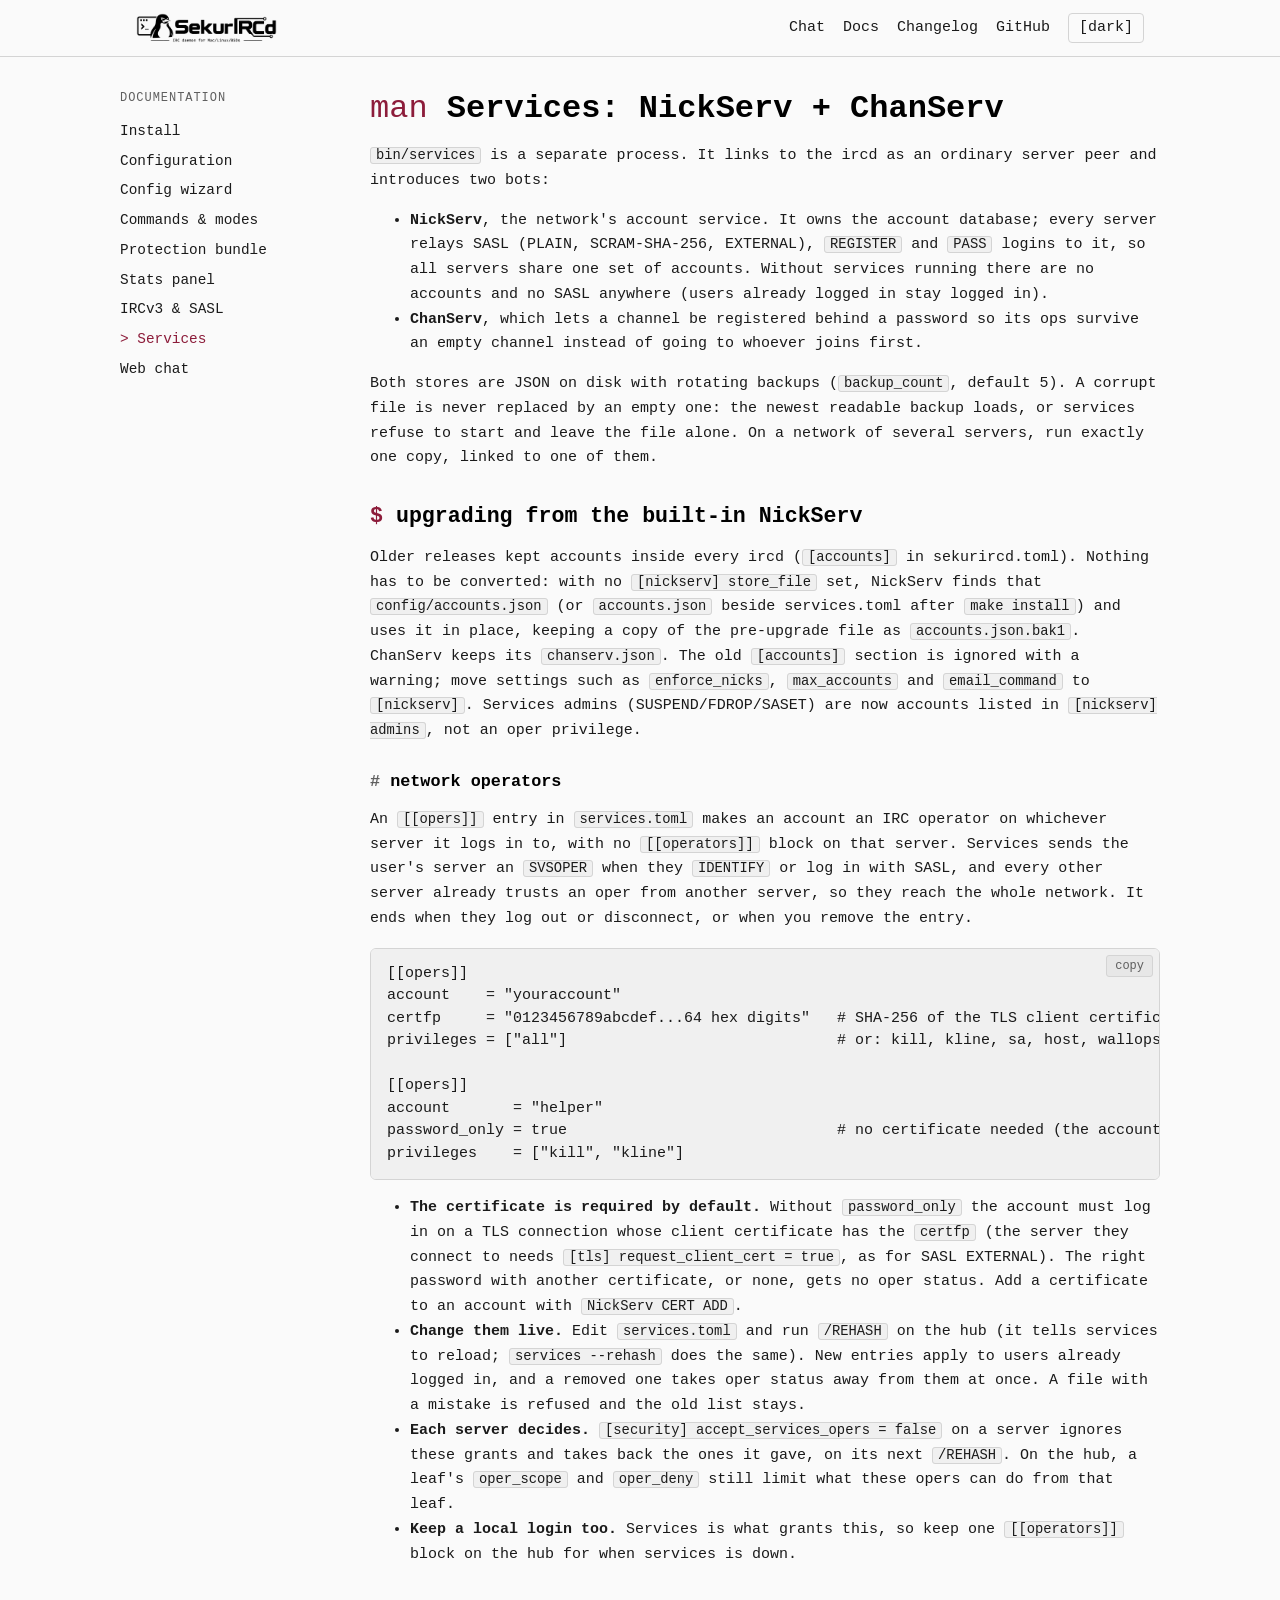
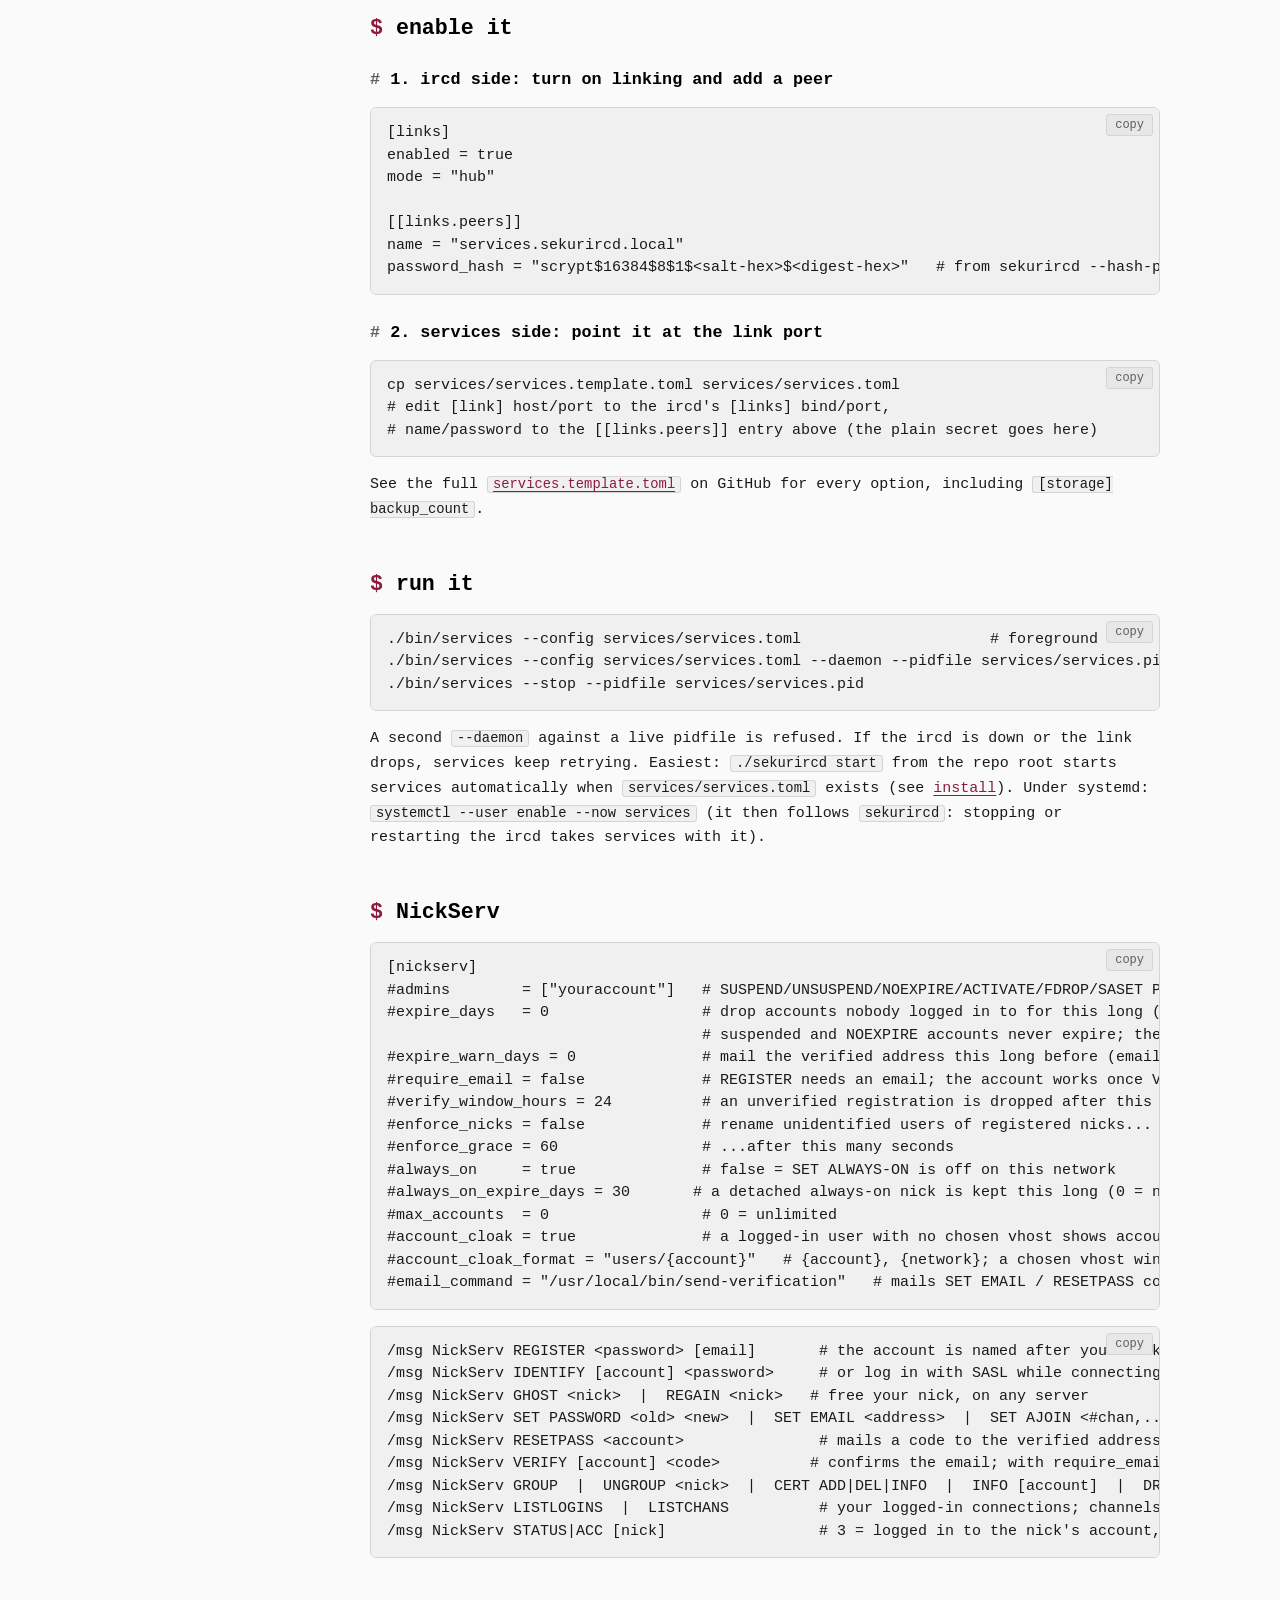
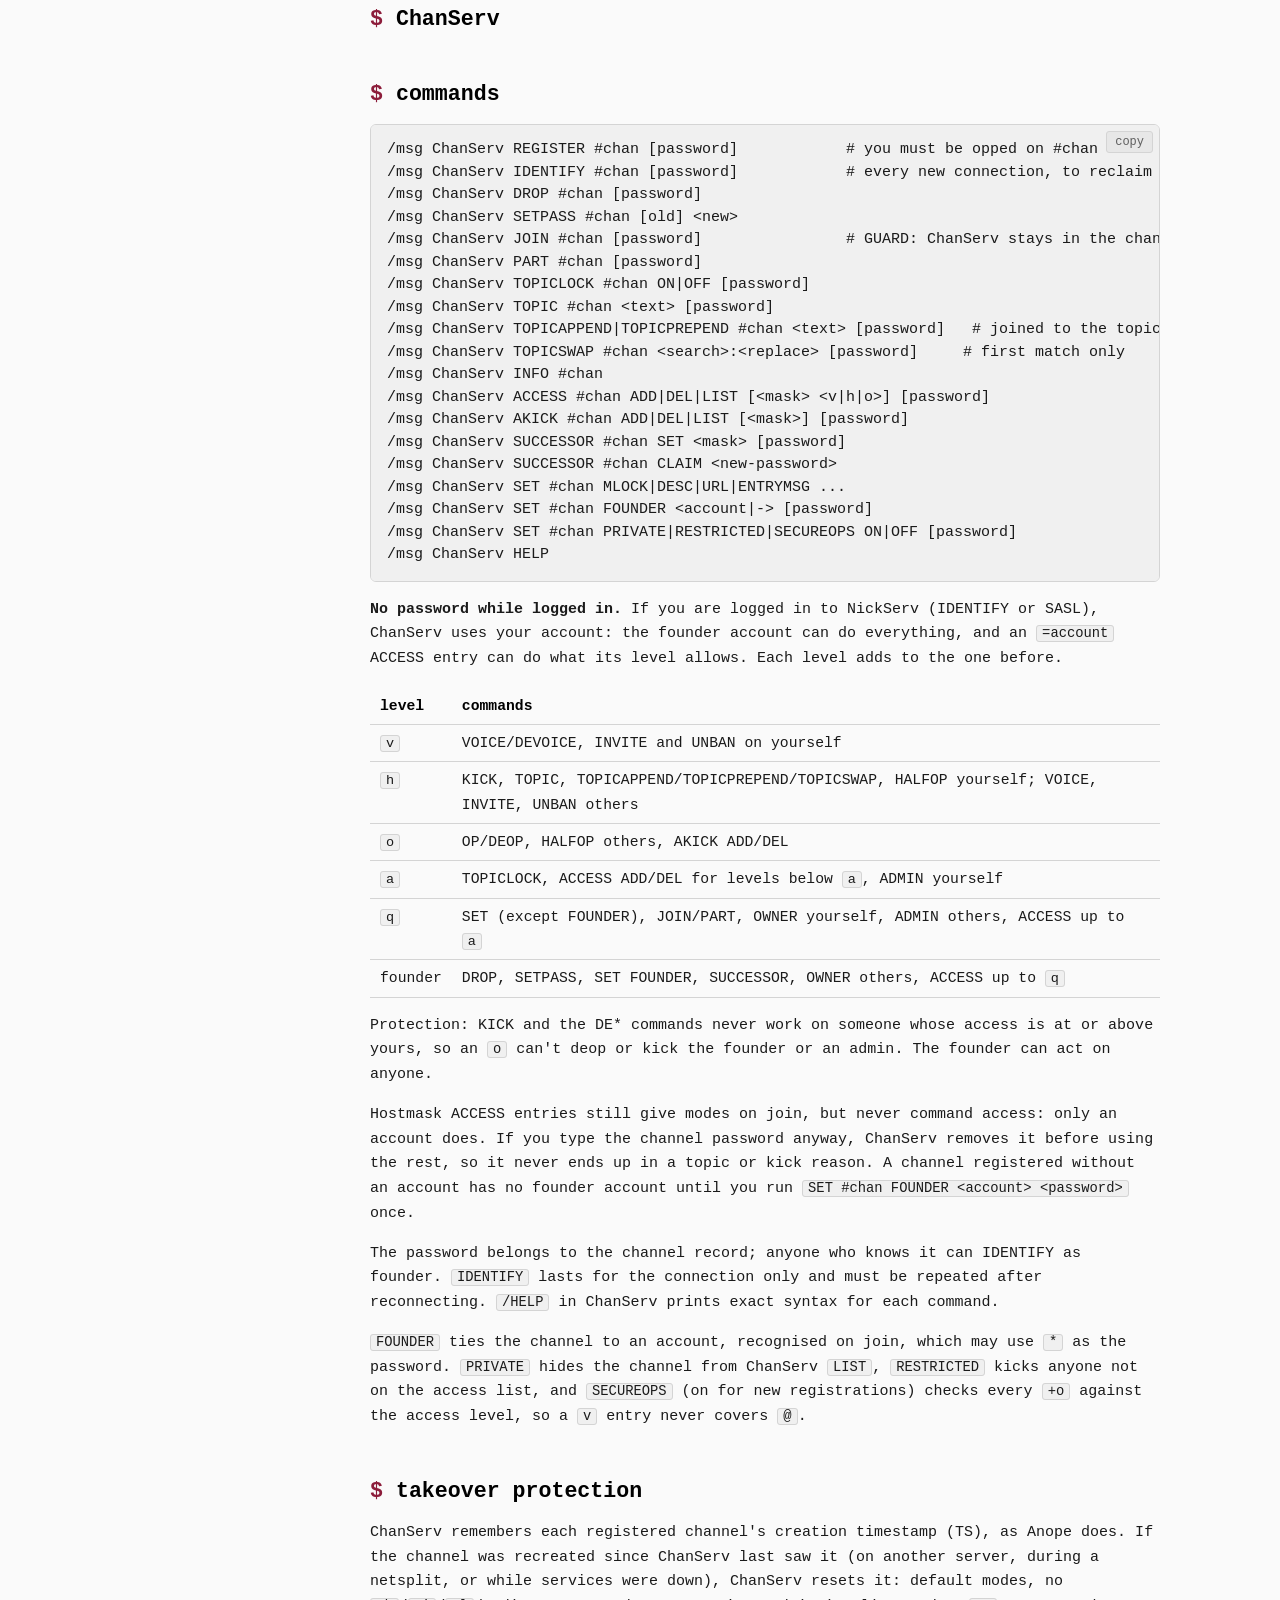
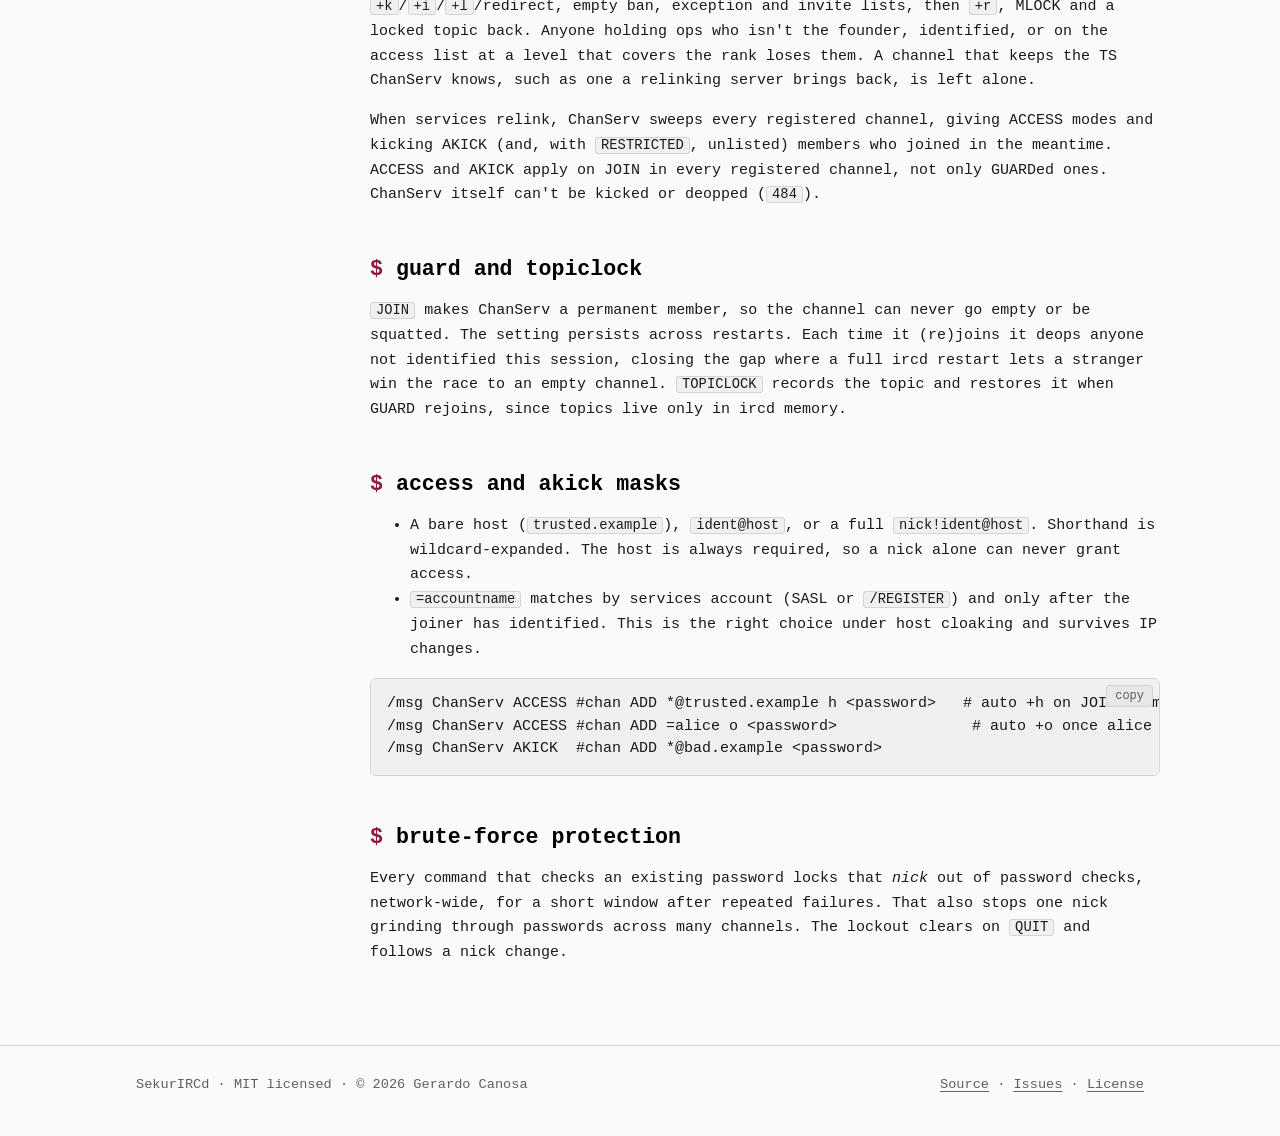
<file: web/docs/chanserv.html>
<!doctype html>
<html lang="en">
<head>
<meta charset="utf-8">
<meta name="viewport" content="width=device-width, initial-scale=1">
<title>Services · SekurIRCd docs</title>
<meta name="description" content="Set up and use SekurIRCd's services process: NickServ (accounts, SASL) and ChanServ (channel registration).">
<link rel="canonical" href="https://gcanosa.github.io/SekurIRCd/docs/chanserv.html">
<meta property="og:title" content="ChanServ · SekurIRCd docs">
<meta property="og:description" content="Set up and use SekurIRCd's services process: NickServ (accounts, SASL) and ChanServ (channel registration).">
<meta property="og:image" content="https://gcanosa.github.io/SekurIRCd/img/og.png">
<meta property="og:type" content="website">
<meta name="twitter:card" content="summary_large_image">
<meta property="og:url" content="https://gcanosa.github.io/SekurIRCd/docs/chanserv.html">
<link rel="icon" href="../img/favicon.ico" sizes="any">
<script>(function(){var t;try{t=localStorage.getItem("theme")}catch(e){}if(t!=="light"&&t!=="dark")t=matchMedia("(prefers-color-scheme: light)").matches?"light":"dark";document.documentElement.dataset.theme=t})()</script>
<link rel="stylesheet" href="../css/site.css">
</head>
<body data-root="../" data-page="chanserv">
<header id="site-header"></header>
<div class="wrap docs-layout">
<aside id="docs-nav" class="docs-nav"></aside>
<main class="docs">
<h1>Services: NickServ + ChanServ</h1>
<p><code>bin/services</code> is a separate process. It links to the ircd as an ordinary server peer and introduces two bots:</p>
<ul>
  <li><strong>NickServ</strong>, the network's account service. It owns the account database; every server relays SASL (PLAIN, SCRAM-SHA-256,
    EXTERNAL), <code>REGISTER</code> and <code>PASS</code> logins to it, so all servers share one set of accounts. Without services running there are
    no accounts and no SASL anywhere (users already logged in stay logged in).</li>
  <li><strong>ChanServ</strong>, which lets a channel be registered behind a password so its ops survive an empty channel instead of going to
    whoever joins first.</li>
</ul>
<p>Both stores are JSON on disk with rotating backups (<code>backup_count</code>, default 5). A corrupt file is never replaced by an empty one:
  the newest readable backup loads, or services refuse to start and leave the file alone. On a network of several servers, run exactly one copy,
  linked to one of them.</p>

<h2 id="upgrade">upgrading from the built-in NickServ</h2>
<p>Older releases kept accounts inside every ircd (<code>[accounts]</code> in sekurircd.toml). Nothing has to be converted: with no
  <code>[nickserv] store_file</code> set, NickServ finds that <code>config/accounts.json</code> (or <code>accounts.json</code> beside services.toml after
  <code>make install</code>) and uses it in place, keeping a copy of the pre-upgrade file as <code>accounts.json.bak1</code>. ChanServ keeps its
  <code>chanserv.json</code>. The old <code>[accounts]</code> section is ignored with a warning; move settings such as <code>enforce_nicks</code>,
  <code>max_accounts</code> and <code>email_command</code> to <code>[nickserv]</code>. Services admins (SUSPEND/FDROP/SASET) are now accounts listed
  in <code>[nickserv] admins</code>, not an oper privilege.</p>
<h3 id="network-opers">network operators</h3>
<p>An <code>[[opers]]</code> entry in <code>services.toml</code> makes an account an IRC operator on whichever server it logs in to, with no
  <code>[[operators]]</code> block on that server. Services sends the user's server an <code>SVSOPER</code> when they <code>IDENTIFY</code> or log in with SASL, and every other server
  already trusts an oper from another server, so they reach the whole network. It ends when they log out or disconnect, or when you remove the entry.</p>
<pre>[[opers]]
account    = "youraccount"
certfp     = "0123456789abcdef...64 hex digits"   # SHA-256 of the TLS client certificate they connect with
privileges = ["all"]                              # or: kill, kline, sa, host, wallops, rehash, die, link, override, auspex, immune

[[opers]]
account       = "helper"
password_only = true                              # no certificate needed (the account password alone is enough)
privileges    = ["kill", "kline"]</pre>
<ul>
<li><strong>The certificate is required by default.</strong> Without <code>password_only</code> the account must log in on a TLS connection whose client certificate has the
  <code>certfp</code> (the server they connect to needs <code>[tls] request_client_cert = true</code>, as for SASL EXTERNAL). The right password with another certificate, or none, gets no oper status. Add a certificate to an account with <code>NickServ CERT ADD</code>.</li>
<li><strong>Change them live.</strong> Edit <code>services.toml</code> and run <code>/REHASH</code> on the hub (it tells services to reload; <code>services --rehash</code> does the same). New entries apply to users
  already logged in, and a removed one takes oper status away from them at once. A file with a mistake is refused and the old list stays.</li>
<li><strong>Each server decides.</strong> <code>[security] accept_services_opers = false</code> on a server ignores these grants and takes back the ones it gave, on its next <code>/REHASH</code>. On the hub,
  a leaf's <code>oper_scope</code> and <code>oper_deny</code> still limit what these opers can do from that leaf.</li>
<li><strong>Keep a local login too.</strong> Services is what grants this, so keep one <code>[[operators]]</code> block on the hub for when services is down.</li>
</ul>

<h2>enable it</h2>
<h3>1. ircd side: turn on linking and add a peer</h3>
<pre>[links]
enabled = true
mode = "hub"

[[links.peers]]
name = "services.sekurircd.local"
password_hash = "scrypt$16384$8$1$&lt;salt-hex&gt;$&lt;digest-hex&gt;"   # from sekurircd --hash-password</pre>
<h3>2. services side: point it at the link port</h3>
<pre>cp services/services.template.toml services/services.toml
# edit [link] host/port to the ircd's [links] bind/port,
# name/password to the [[links.peers]] entry above (the plain secret goes here)</pre>
<p>See the full <a href="https://github.com/gcanosa/SekurIRCd/blob/main/services/services.template.toml"><code>services.template.toml</code></a> on GitHub for every option, including <code>[storage] backup_count</code>.</p>

<h2>run it</h2>
<pre>./bin/services --config services/services.toml                     # foreground
./bin/services --config services/services.toml --daemon --pidfile services/services.pid
./bin/services --stop --pidfile services/services.pid</pre>
<p>A second <code>--daemon</code> against a live pidfile is refused. If the ircd is down or the link drops, services keep retrying.
  Easiest: <code>./sekurircd start</code> from the repo root starts services automatically when <code>services/services.toml</code> exists (see <a href="install.html">install</a>).
  Under systemd: <code>systemctl --user enable --now services</code> (it then follows <code>sekurircd</code>: stopping or restarting the ircd takes services with it).</p>

<h2 id="nickserv">NickServ</h2>
<pre>[nickserv]
#admins        = ["youraccount"]   # SUSPEND/UNSUSPEND/NOEXPIRE/ACTIVATE/FDROP/SASET PASSWORD, full INFO
#expire_days   = 0                 # drop accounts nobody logged in to for this long (0 = never); admins, [[opers]],
                                   # suspended and NOEXPIRE accounts never expire; their channels lose them as founder/access
#expire_warn_days = 0              # mail the verified address this long before (email_command gets purpose "expire")
#require_email = false             # REGISTER needs an email; the account works once VERIFY'd (needs email_command)
#verify_window_hours = 24          # an unverified registration is dropped after this
#enforce_nicks = false             # rename unidentified users of registered nicks...
#enforce_grace = 60                # ...after this many seconds
#always_on     = true              # false = SET ALWAYS-ON is off on this network
#always_on_expire_days = 30       # a detached always-on nick is kept this long (0 = never expires)
#max_accounts  = 0                 # 0 = unlimited
#account_cloak = true              # a logged-in user with no chosen vhost shows account_cloak_format (false = usual cloak)
#account_cloak_format = "users/{account}"   # {account}, {network}; a chosen vhost wins, VHOST DEFAULT goes back to it
#email_command = "/usr/local/bin/send-verification"   # mails SET EMAIL / RESETPASS codes</pre>
<pre>/msg NickServ REGISTER &lt;password&gt; [email]       # the account is named after your nick
/msg NickServ IDENTIFY [account] &lt;password&gt;     # or log in with SASL while connecting
/msg NickServ GHOST &lt;nick&gt;  |  REGAIN &lt;nick&gt;   # free your nick, on any server
/msg NickServ SET PASSWORD &lt;old&gt; &lt;new&gt;  |  SET EMAIL &lt;address&gt;  |  SET AJOIN &lt;#chan,...&gt;|OFF  |  SET ALWAYS-ON ON|OFF  |  VHOST [&lt;host&gt;|DEFAULT|OFF]  |  VERIFY &lt;code&gt;
/msg NickServ RESETPASS &lt;account&gt;               # mails a code to the verified address
/msg NickServ VERIFY [account] &lt;code&gt;          # confirms the email; with require_email, activates a new account and logs you in
/msg NickServ GROUP  |  UNGROUP &lt;nick&gt;  |  CERT ADD|DEL|INFO  |  INFO [account]  |  DROP &lt;password&gt;
/msg NickServ LISTLOGINS  |  LISTCHANS          # your logged-in connections; channels you found or have =account access in
/msg NickServ STATUS|ACC [nick]                 # 3 = logged in to the nick's account, 1 = not, 0 = offline/unregistered (for bots)</pre>

<h2 id="chanserv">ChanServ</h2>

<h2>commands</h2>
<pre>/msg ChanServ REGISTER #chan [password]            # you must be opped on #chan
/msg ChanServ IDENTIFY #chan [password]            # every new connection, to reclaim founder status
/msg ChanServ DROP #chan [password]
/msg ChanServ SETPASS #chan [old] &lt;new&gt;
/msg ChanServ JOIN #chan [password]                # GUARD: ChanServ stays in the channel
/msg ChanServ PART #chan [password]
/msg ChanServ TOPICLOCK #chan ON|OFF [password]
/msg ChanServ TOPIC #chan &lt;text&gt; [password]
/msg ChanServ TOPICAPPEND|TOPICPREPEND #chan &lt;text&gt; [password]   # joined to the topic with " | "
/msg ChanServ TOPICSWAP #chan &lt;search&gt;:&lt;replace&gt; [password]     # first match only
/msg ChanServ INFO #chan
/msg ChanServ ACCESS #chan ADD|DEL|LIST [&lt;mask&gt; &lt;v|h|o&gt;] [password]
/msg ChanServ AKICK #chan ADD|DEL|LIST [&lt;mask&gt;] [password]
/msg ChanServ SUCCESSOR #chan SET &lt;mask&gt; [password]
/msg ChanServ SUCCESSOR #chan CLAIM &lt;new-password&gt;
/msg ChanServ SET #chan MLOCK|DESC|URL|ENTRYMSG ...
/msg ChanServ SET #chan FOUNDER &lt;account|-&gt; [password]
/msg ChanServ SET #chan PRIVATE|RESTRICTED|SECUREOPS ON|OFF [password]
/msg ChanServ HELP</pre>
<p><b>No password while logged in.</b> If you are logged in to NickServ (IDENTIFY or SASL), ChanServ uses your account:
  the founder account can do everything, and an <code>=account</code> ACCESS entry can do what its level allows. Each level adds to the one before.</p>
<table>
<tr><th>level</th><th>commands</th></tr>
<tr><td><code>v</code></td><td>VOICE/DEVOICE, INVITE and UNBAN on yourself</td></tr>
<tr><td><code>h</code></td><td>KICK, TOPIC, TOPICAPPEND/TOPICPREPEND/TOPICSWAP, HALFOP yourself; VOICE, INVITE, UNBAN others</td></tr>
<tr><td><code>o</code></td><td>OP/DEOP, HALFOP others, AKICK ADD/DEL</td></tr>
<tr><td><code>a</code></td><td>TOPICLOCK, ACCESS ADD/DEL for levels below <code>a</code>, ADMIN yourself</td></tr>
<tr><td><code>q</code></td><td>SET (except FOUNDER), JOIN/PART, OWNER yourself, ADMIN others, ACCESS up to <code>a</code></td></tr>
<tr><td>founder</td><td>DROP, SETPASS, SET FOUNDER, SUCCESSOR, OWNER others, ACCESS up to <code>q</code></td></tr>
</table>
<p>Protection: KICK and the DE* commands never work on someone whose access is at or above yours, so an <code>o</code> can't deop or kick
  the founder or an admin. The founder can act on anyone.</p>
<p>Hostmask ACCESS entries still give modes on join, but never command access: only an account does. If you type the channel password
  anyway, ChanServ removes it before using the rest, so it never ends up in a topic or kick reason. A channel registered without an account has no founder
  account until you run <code>SET #chan FOUNDER &lt;account&gt; &lt;password&gt;</code> once.</p>
<p>The password belongs to the channel record; anyone who knows it can IDENTIFY as founder. <code>IDENTIFY</code> lasts for the connection
  only and must be repeated after reconnecting. <code>/HELP</code> in ChanServ prints exact syntax for each command.</p>
<p><code>FOUNDER</code> ties the channel to an account, recognised on join, which may use <code>*</code> as the password. <code>PRIVATE</code> hides the
  channel from ChanServ <code>LIST</code>, <code>RESTRICTED</code> kicks anyone not on the access list, and <code>SECUREOPS</code> (on for new registrations)
  checks every <code>+o</code> against the access level, so a <code>v</code> entry never covers <code>@</code>.</p>

<h2 id="takeover">takeover protection</h2>
<p>ChanServ remembers each registered channel's creation timestamp (TS), as Anope does. If the channel was recreated since ChanServ last saw it
  (on another server, during a netsplit, or while services were down), ChanServ resets it: default modes, no <code>+k</code>/<code>+i</code>/<code>+l</code>/redirect,
  empty ban, exception and invite lists, then <code>+r</code>, MLOCK and a locked topic back. Anyone holding ops who isn't the founder, identified, or on the
  access list at a level that covers the rank loses them. A channel that keeps the TS ChanServ knows, such as one a relinking server brings back, is left alone.</p>
<p>When services relink, ChanServ sweeps every registered channel, giving ACCESS modes and kicking AKICK (and, with <code>RESTRICTED</code>, unlisted)
  members who joined in the meantime. ACCESS and AKICK apply on JOIN in every registered channel, not only GUARDed ones.
  ChanServ itself can't be kicked or deopped (<code>484</code>).</p>

<h2>guard and topiclock</h2>
<p><code>JOIN</code> makes ChanServ a permanent member, so the channel can never go empty or be squatted. The setting persists across
  restarts. Each time it (re)joins it deops anyone not identified this session, closing the
  gap where a full ircd restart lets a stranger win the race to an empty channel. <code>TOPICLOCK</code> records the topic and restores
  it when GUARD rejoins, since topics live only in ircd memory.</p>

<h2>access and akick masks</h2>
<ul>
  <li>A bare host (<code>trusted.example</code>), <code>ident@host</code>, or a full <code>nick!ident@host</code>. Shorthand is
    wildcard-expanded. The host is always required, so a nick alone can never grant access.</li>
  <li><code>=accountname</code> matches by services account (SASL or <code>/REGISTER</code>) and only after the joiner has identified.
    This is the right choice under host cloaking and survives IP changes.</li>
</ul>
<pre>/msg ChanServ ACCESS #chan ADD *@trusted.example h &lt;password&gt;   # auto +h on JOIN from that host
/msg ChanServ ACCESS #chan ADD =alice o &lt;password&gt;               # auto +o once alice is identified
/msg ChanServ AKICK  #chan ADD *@bad.example &lt;password&gt;</pre>

<h2>brute-force protection</h2>
<p>Every command that checks an existing password locks that <em>nick</em> out of password checks, network-wide, for a short window after repeated
  failures. That also stops one nick grinding through passwords across many channels. The lockout clears on <code>QUIT</code> and follows a nick change.</p>
</main>
</div>
<footer id="site-footer"></footer>
<script src="../js/site.js"></script>
</body>
</html>
</file>
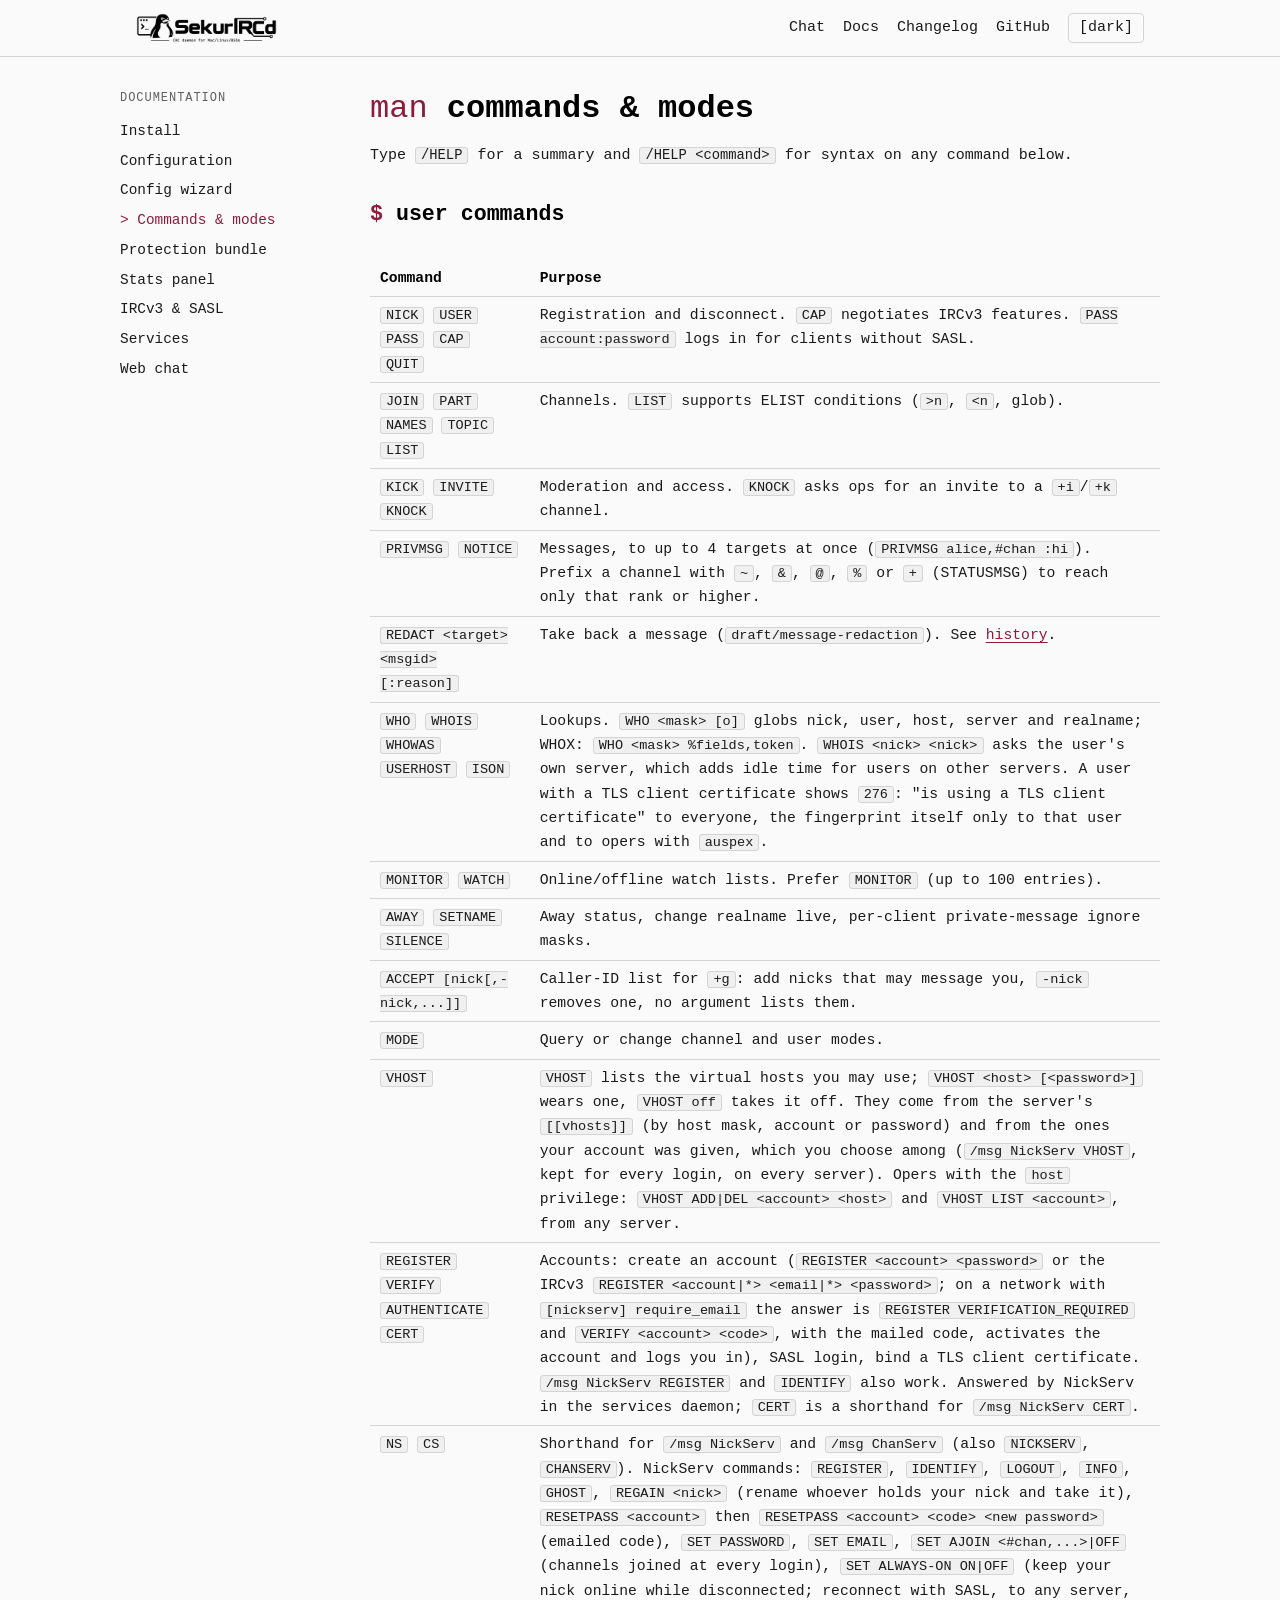
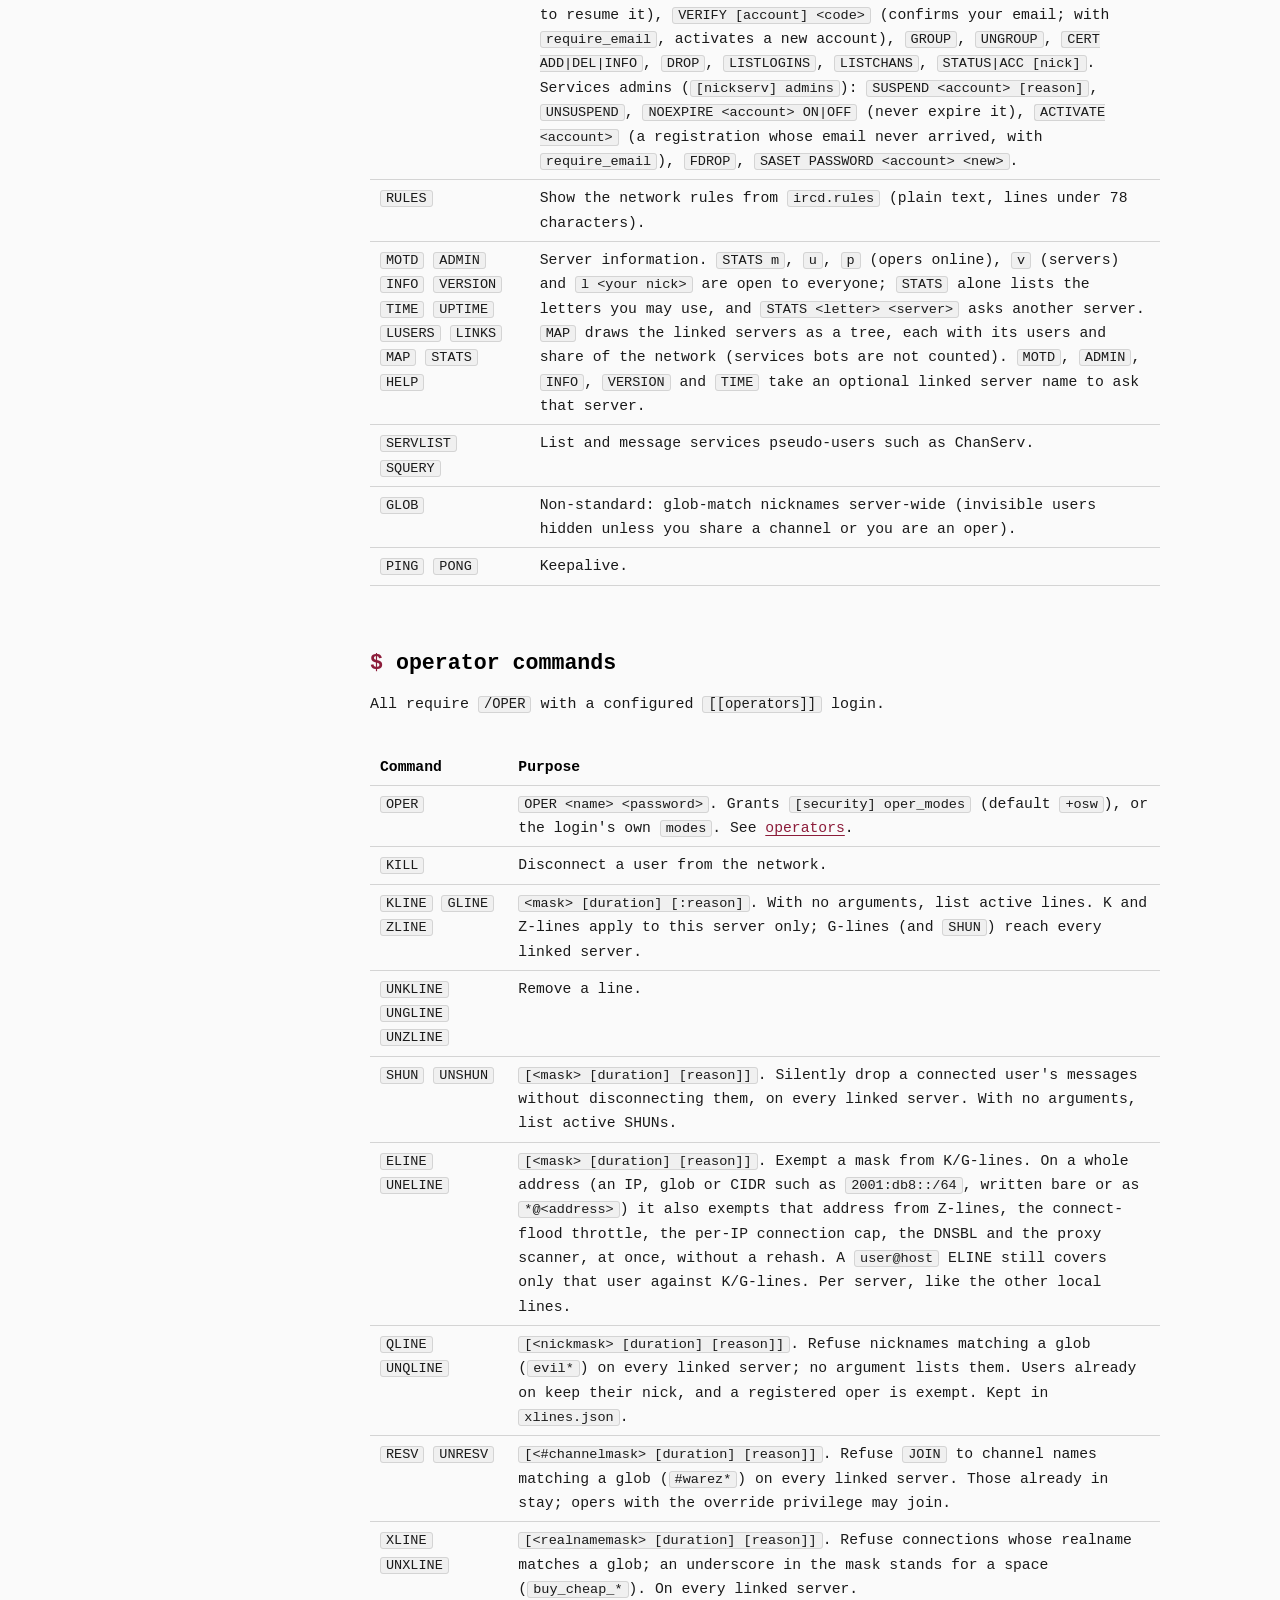
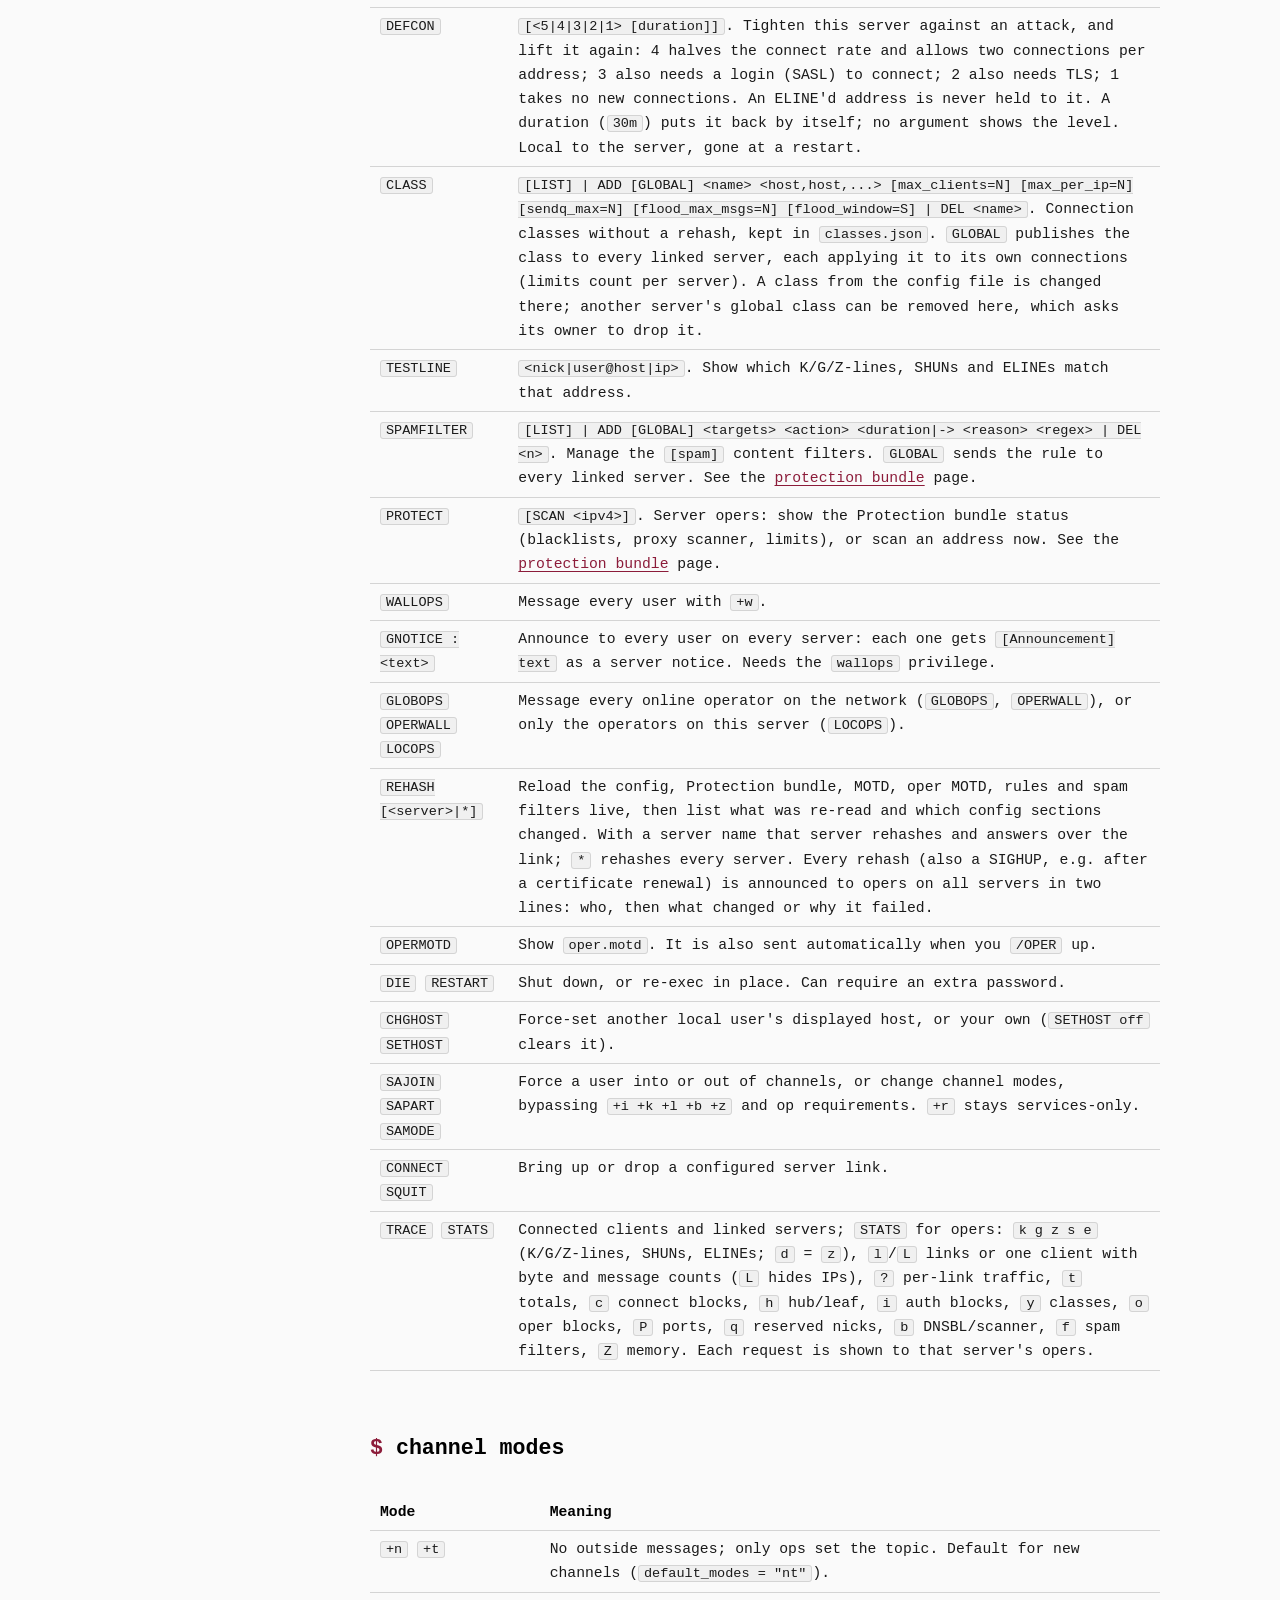
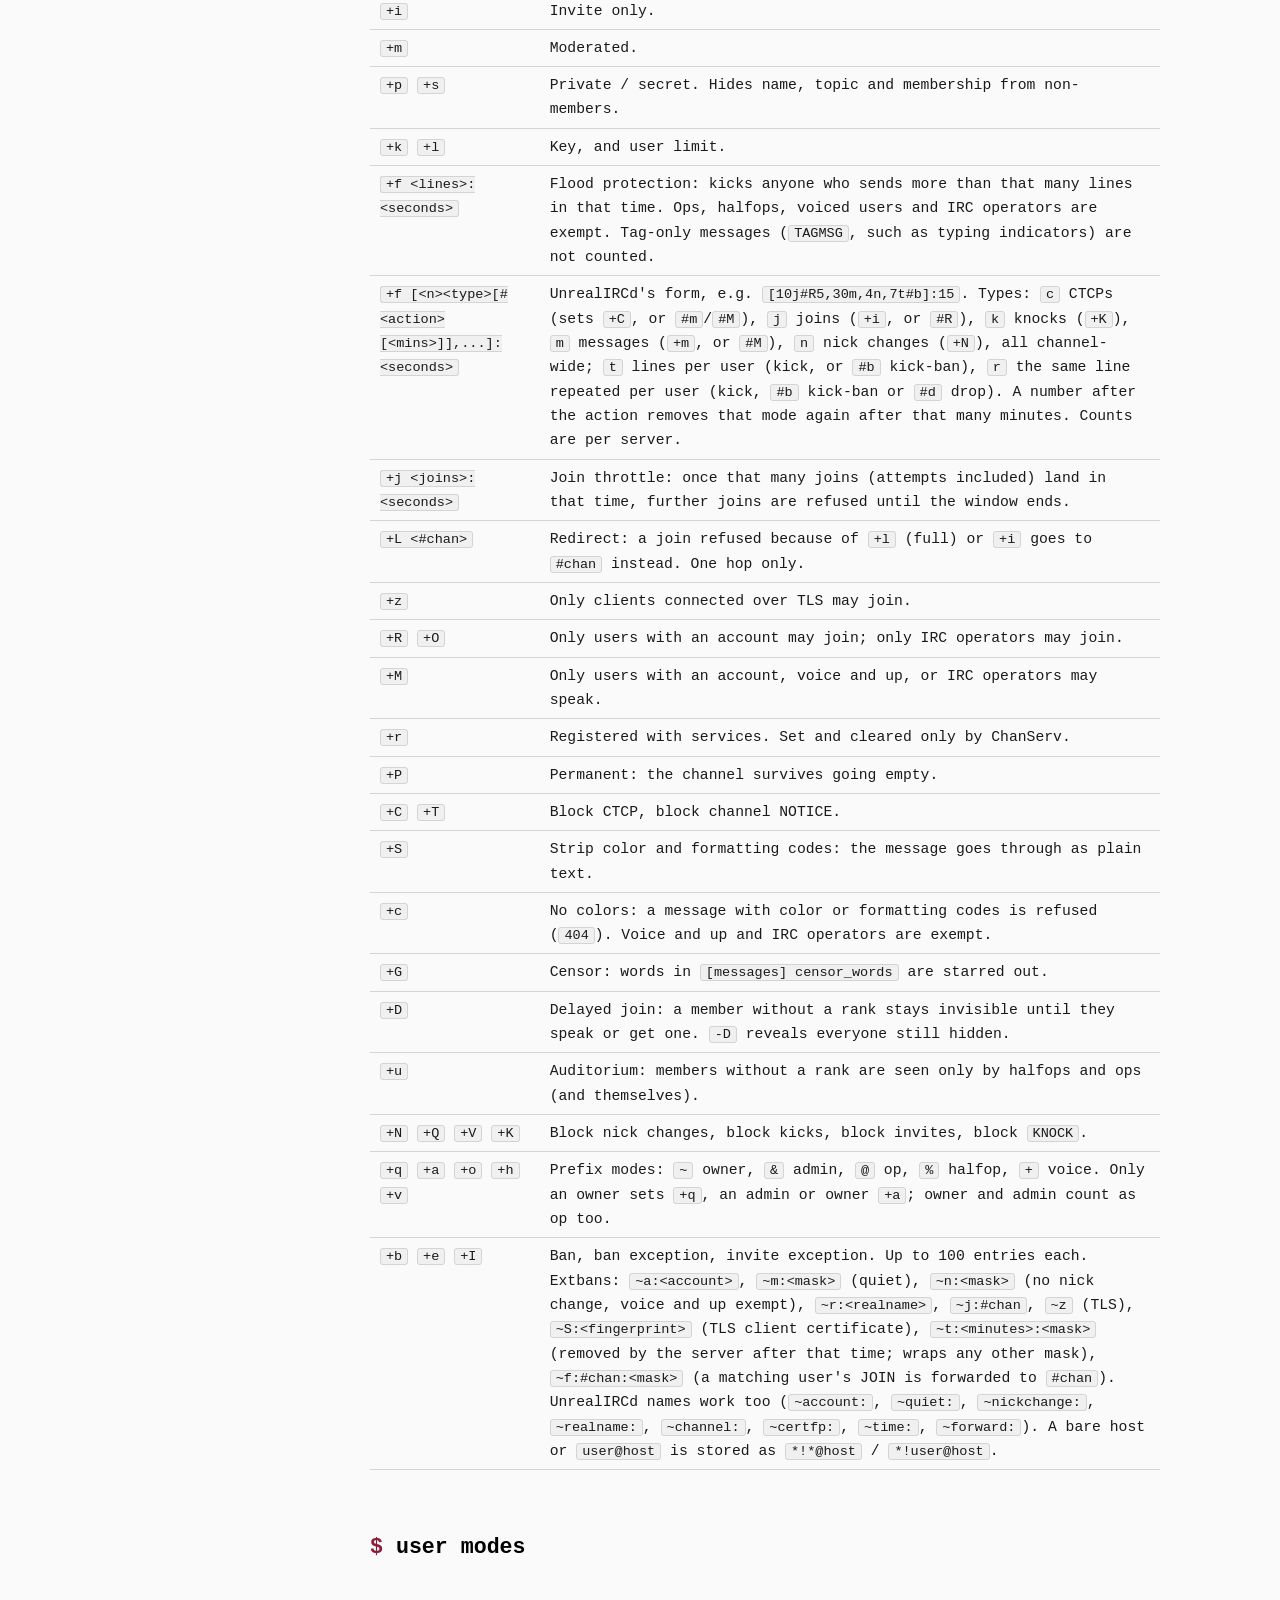
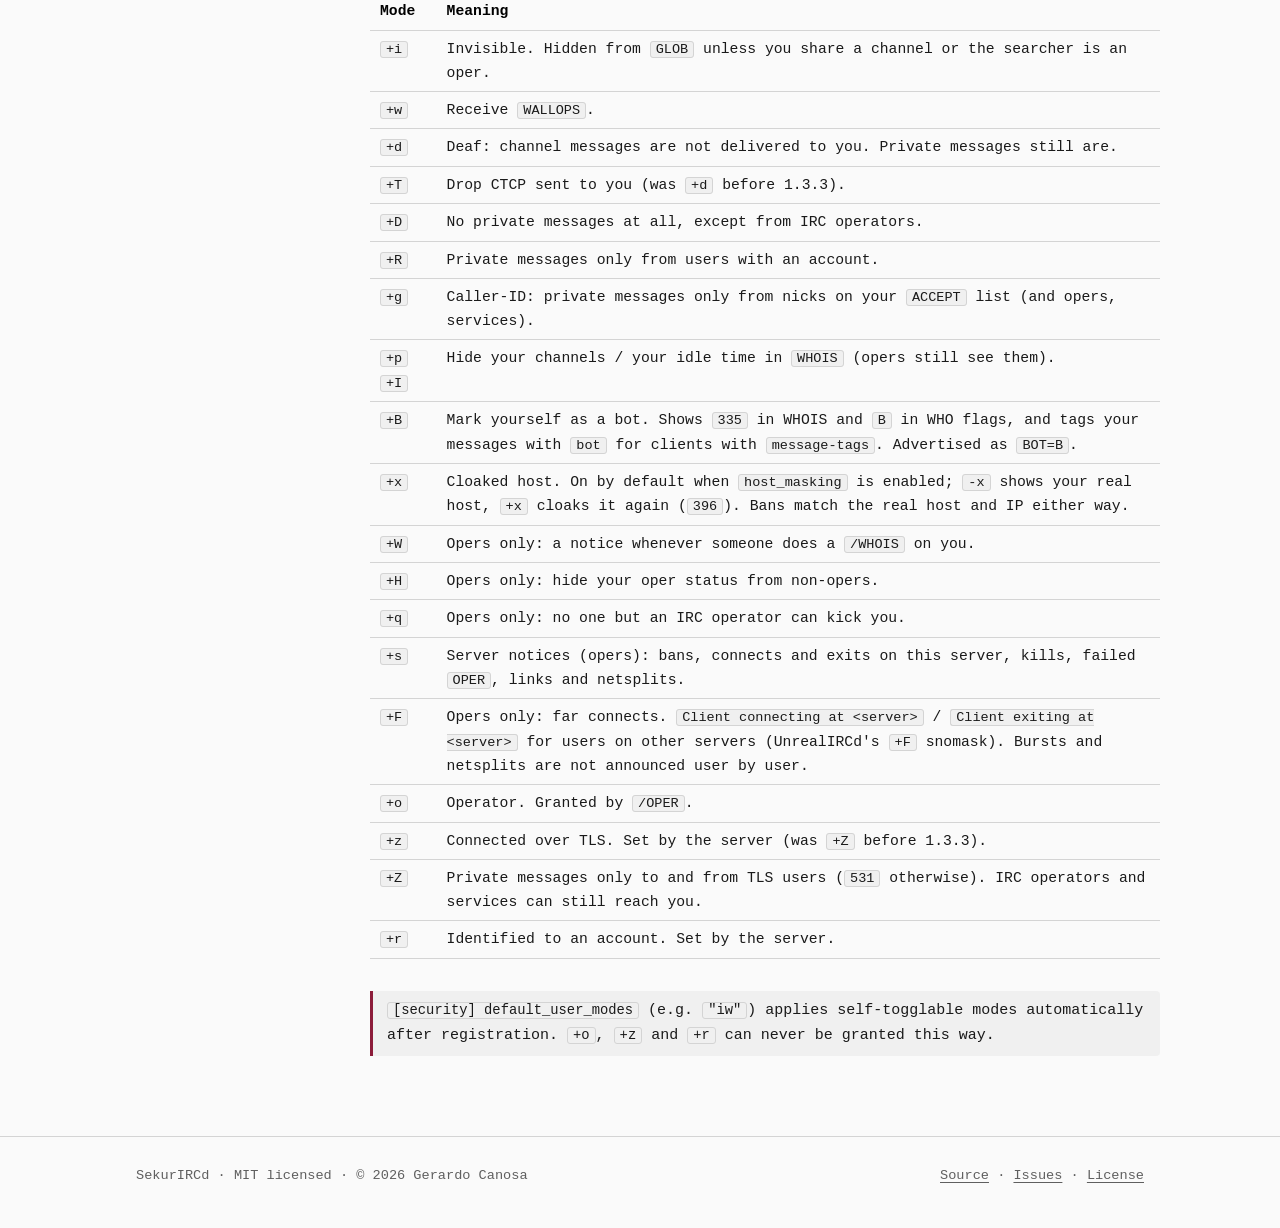
<file: web/docs/commands.html>
<!doctype html>
<html lang="en">
<head>
<meta charset="utf-8">
<meta name="viewport" content="width=device-width, initial-scale=1">
<title>Commands and modes · SekurIRCd docs</title>
<meta name="description" content="User, channel and operator commands, channel modes and user modes supported by SekurIRCd.">
<link rel="canonical" href="https://gcanosa.github.io/SekurIRCd/docs/commands.html">
<meta property="og:title" content="Commands and modes · SekurIRCd docs">
<meta property="og:description" content="User, channel and operator commands, channel modes and user modes supported by SekurIRCd.">
<meta property="og:image" content="https://gcanosa.github.io/SekurIRCd/img/og.png">
<meta property="og:type" content="website">
<meta name="twitter:card" content="summary_large_image">
<meta property="og:url" content="https://gcanosa.github.io/SekurIRCd/docs/commands.html">
<link rel="icon" href="../img/favicon.ico" sizes="any">
<script>(function(){var t;try{t=localStorage.getItem("theme")}catch(e){}if(t!=="light"&&t!=="dark")t=matchMedia("(prefers-color-scheme: light)").matches?"light":"dark";document.documentElement.dataset.theme=t})()</script>
<link rel="stylesheet" href="../css/site.css">
</head>
<body data-root="../" data-page="commands">
<header id="site-header"></header>
<div class="wrap docs-layout">
<aside id="docs-nav" class="docs-nav"></aside>
<main class="docs">
<h1>commands &amp; modes</h1>
<p>Type <code>/HELP</code> for a summary and <code>/HELP &lt;command&gt;</code> for syntax on any command below.</p>

<h2>user commands</h2>
<div class="tablewrap"><table>
<tr><th>Command</th><th>Purpose</th></tr>
<tr><td><code>NICK</code> <code>USER</code> <code>PASS</code> <code>CAP</code> <code>QUIT</code></td><td>Registration and disconnect. <code>CAP</code> negotiates IRCv3 features. <code>PASS account:password</code> logs in for clients without SASL.</td></tr>
<tr><td><code>JOIN</code> <code>PART</code> <code>NAMES</code> <code>TOPIC</code> <code>LIST</code></td><td>Channels. <code>LIST</code> supports ELIST conditions (<code>&gt;n</code>, <code>&lt;n</code>, glob).</td></tr>
<tr><td><code>KICK</code> <code>INVITE</code> <code>KNOCK</code></td><td>Moderation and access. <code>KNOCK</code> asks ops for an invite to a <code>+i</code>/<code>+k</code> channel.</td></tr>
<tr><td><code>PRIVMSG</code> <code>NOTICE</code></td><td>Messages, to up to 4 targets at once (<code>PRIVMSG alice,#chan :hi</code>). Prefix a channel with <code>~</code>, <code>&amp;</code>, <code>@</code>, <code>%</code> or <code>+</code> (STATUSMSG) to reach only that rank or higher.</td></tr>
<tr><td><code>REDACT &lt;target&gt; &lt;msgid&gt; [:reason]</code></td><td>Take back a message (<code>draft/message-redaction</code>). See <a href="ircv3.html#history">history</a>.</td></tr>
<tr><td><code>WHO</code> <code>WHOIS</code> <code>WHOWAS</code> <code>USERHOST</code> <code>ISON</code></td><td>Lookups. <code>WHO &lt;mask&gt; [o]</code> globs nick, user, host, server and realname; WHOX: <code>WHO &lt;mask&gt; %fields,token</code>. <code>WHOIS &lt;nick&gt; &lt;nick&gt;</code> asks the user's own server, which adds idle time for users on other servers. A user with a TLS client certificate shows <code>276</code>: "is using a TLS client certificate" to everyone, the fingerprint itself only to that user and to opers with <code>auspex</code>.</td></tr>
<tr><td><code>MONITOR</code> <code>WATCH</code></td><td>Online/offline watch lists. Prefer <code>MONITOR</code> (up to 100 entries).</td></tr>
<tr><td><code>AWAY</code> <code>SETNAME</code> <code>SILENCE</code></td><td>Away status, change realname live, per-client private-message ignore masks.</td></tr>
<tr><td><code>ACCEPT [nick[,-nick,...]]</code></td><td>Caller-ID list for <code>+g</code>: add nicks that may message you, <code>-nick</code> removes one, no argument lists them.</td></tr>
<tr><td><code>MODE</code></td><td>Query or change channel and user modes.</td></tr>
<tr><td><code>VHOST</code></td><td><code>VHOST</code> lists the virtual hosts you may use; <code>VHOST &lt;host&gt; [&lt;password&gt;]</code> wears one, <code>VHOST off</code> takes it off. They come from the server's <code>[[vhosts]]</code> (by host mask, account or password) and from the ones your account was given, which you choose among (<code>/msg NickServ VHOST</code>, kept for every login, on every server). Opers with the <code>host</code> privilege: <code>VHOST ADD|DEL &lt;account&gt; &lt;host&gt;</code> and <code>VHOST LIST &lt;account&gt;</code>, from any server.</td></tr>
<tr><td><code>REGISTER</code> <code>VERIFY</code> <code>AUTHENTICATE</code> <code>CERT</code></td><td>Accounts: create an account (<code>REGISTER &lt;account&gt; &lt;password&gt;</code> or the IRCv3 <code>REGISTER &lt;account|*&gt; &lt;email|*&gt; &lt;password&gt;</code>; on a network with <code>[nickserv] require_email</code> the answer is <code>REGISTER VERIFICATION_REQUIRED</code> and <code>VERIFY &lt;account&gt; &lt;code&gt;</code>, with the mailed code, activates the account and logs you in), SASL login, bind a TLS client certificate. <code>/msg NickServ REGISTER</code> and <code>IDENTIFY</code> also work. Answered by NickServ in the services daemon; <code>CERT</code> is a shorthand for <code>/msg NickServ CERT</code>.</td></tr>
<tr><td><code>NS</code> <code>CS</code></td><td>Shorthand for <code>/msg NickServ</code> and <code>/msg ChanServ</code> (also <code>NICKSERV</code>, <code>CHANSERV</code>). NickServ commands: <code>REGISTER</code>, <code>IDENTIFY</code>, <code>LOGOUT</code>, <code>INFO</code>, <code>GHOST</code>, <code>REGAIN &lt;nick&gt;</code> (rename whoever holds your nick and take it), <code>RESETPASS &lt;account&gt;</code> then <code>RESETPASS &lt;account&gt; &lt;code&gt; &lt;new password&gt;</code> (emailed code), <code>SET PASSWORD</code>, <code>SET EMAIL</code>, <code>SET AJOIN &lt;#chan,...&gt;|OFF</code> (channels joined at every login), <code>SET ALWAYS-ON ON|OFF</code> (keep your nick online while disconnected; reconnect with SASL, to any server, to resume it), <code>VERIFY [account] &lt;code&gt;</code> (confirms your email; with <code>require_email</code>, activates a new account), <code>GROUP</code>, <code>UNGROUP</code>, <code>CERT ADD|DEL|INFO</code>, <code>DROP</code>, <code>LISTLOGINS</code>, <code>LISTCHANS</code>, <code>STATUS|ACC [nick]</code>. Services admins (<code>[nickserv] admins</code>): <code>SUSPEND &lt;account&gt; [reason]</code>, <code>UNSUSPEND</code>, <code>NOEXPIRE &lt;account&gt; ON|OFF</code> (never expire it), <code>ACTIVATE &lt;account&gt;</code> (a registration whose email never arrived, with <code>require_email</code>), <code>FDROP</code>, <code>SASET PASSWORD &lt;account&gt; &lt;new&gt;</code>.</td></tr>
<tr><td><code>RULES</code></td><td>Show the network rules from <code>ircd.rules</code> (plain text, lines under 78 characters).</td></tr>
<tr><td><code>MOTD</code> <code>ADMIN</code> <code>INFO</code> <code>VERSION</code> <code>TIME</code> <code>UPTIME</code> <code>LUSERS</code> <code>LINKS</code> <code>MAP</code> <code>STATS</code> <code>HELP</code></td><td>Server information. <code>STATS m</code>, <code>u</code>, <code>p</code> (opers online), <code>v</code> (servers) and <code>l &lt;your nick&gt;</code> are open to everyone; <code>STATS</code> alone lists the letters you may use, and <code>STATS &lt;letter&gt; &lt;server&gt;</code> asks another server. <code>MAP</code> draws the linked servers as a tree, each with its users and share of the network (services bots are not counted). <code>MOTD</code>, <code>ADMIN</code>, <code>INFO</code>, <code>VERSION</code> and <code>TIME</code> take an optional linked server name to ask that server.</td></tr>
<tr><td><code>SERVLIST</code> <code>SQUERY</code></td><td>List and message services pseudo-users such as ChanServ.</td></tr>
<tr><td><code>GLOB</code></td><td>Non-standard: glob-match nicknames server-wide (invisible users hidden unless you share a channel or you are an oper).</td></tr>
<tr><td><code>PING</code> <code>PONG</code></td><td>Keepalive.</td></tr>
</table></div>

<h2>operator commands</h2>
<p>All require <code>/OPER</code> with a configured <code>[[operators]]</code> login.</p>
<div class="tablewrap"><table>
<tr><th>Command</th><th>Purpose</th></tr>
<tr><td><code>OPER</code></td><td><code>OPER &lt;name&gt; &lt;password&gt;</code>. Grants <code>[security] oper_modes</code> (default <code>+osw</code>), or the login's own <code>modes</code>. See <a href="configuration.html#operators">operators</a>.</td></tr>
<tr><td><code>KILL</code></td><td>Disconnect a user from the network.</td></tr>
<tr><td><code>KLINE</code> <code>GLINE</code> <code>ZLINE</code></td><td><code>&lt;mask&gt; [duration] [:reason]</code>. With no arguments, list active lines. K and Z-lines apply to this server only; G-lines (and <code>SHUN</code>) reach every linked server.</td></tr>
<tr><td><code>UNKLINE</code> <code>UNGLINE</code> <code>UNZLINE</code></td><td>Remove a line.</td></tr>
<tr><td><code>SHUN</code> <code>UNSHUN</code></td><td><code>[&lt;mask&gt; [duration] [reason]]</code>. Silently drop a connected user's messages without disconnecting them, on every linked server. With no arguments, list active SHUNs.</td></tr>
<tr><td><code>ELINE</code> <code>UNELINE</code></td><td><code>[&lt;mask&gt; [duration] [reason]]</code>. Exempt a mask from K/G-lines. On a whole address (an IP, glob or CIDR such as <code>2001:db8::/64</code>, written bare or as <code>*@&lt;address&gt;</code>) it also exempts that address from Z-lines, the connect-flood throttle, the per-IP connection cap, the DNSBL and the proxy scanner, at once, without a rehash. A <code>user@host</code> ELINE still covers only that user against K/G-lines. Per server, like the other local lines.</td></tr>
<tr><td><code>QLINE</code> <code>UNQLINE</code></td><td><code>[&lt;nickmask&gt; [duration] [reason]]</code>. Refuse nicknames matching a glob (<code>evil*</code>) on every linked server; no argument lists them. Users already on keep their nick, and a registered oper is exempt. Kept in <code>xlines.json</code>.</td></tr>
<tr><td><code>RESV</code> <code>UNRESV</code></td><td><code>[&lt;#channelmask&gt; [duration] [reason]]</code>. Refuse <code>JOIN</code> to channel names matching a glob (<code>#warez*</code>) on every linked server. Those already in stay; opers with the override privilege may join.</td></tr>
<tr><td><code>XLINE</code> <code>UNXLINE</code></td><td><code>[&lt;realnamemask&gt; [duration] [reason]]</code>. Refuse connections whose realname matches a glob; an underscore in the mask stands for a space (<code>buy_cheap_*</code>). On every linked server.</td></tr>
<tr><td><code>DEFCON</code></td><td><code>[&lt;5|4|3|2|1&gt; [duration]]</code>. Tighten this server against an attack, and lift it again: 4 halves the connect rate and allows two connections per address; 3 also needs a login (SASL) to connect; 2 also needs TLS; 1 takes no new connections. An ELINE'd address is never held to it. A duration (<code>30m</code>) puts it back by itself; no argument shows the level. Local to the server, gone at a restart.</td></tr>
<tr><td><code>CLASS</code></td><td><code>[LIST] | ADD [GLOBAL] &lt;name&gt; &lt;host,host,...&gt; [max_clients=N] [max_per_ip=N] [sendq_max=N] [flood_max_msgs=N] [flood_window=S] | DEL &lt;name&gt;</code>. Connection classes without a rehash, kept in <code>classes.json</code>. <code>GLOBAL</code> publishes the class to every linked server, each applying it to its own connections (limits count per server). A class from the config file is changed there; another server's global class can be removed here, which asks its owner to drop it.</td></tr>
<tr><td><code>TESTLINE</code></td><td><code>&lt;nick|user@host|ip&gt;</code>. Show which K/G/Z-lines, SHUNs and ELINEs match that address.</td></tr>
<tr><td><code>SPAMFILTER</code></td><td><code>[LIST] | ADD [GLOBAL] &lt;targets&gt; &lt;action&gt; &lt;duration|-&gt; &lt;reason&gt; &lt;regex&gt; | DEL &lt;n&gt;</code>. Manage the <code>[spam]</code> content filters. <code>GLOBAL</code> sends the rule to every linked server. See the <a href="protection.html">protection bundle</a> page.</td></tr>
<tr><td><code>PROTECT</code></td><td><code>[SCAN &lt;ipv4&gt;]</code>. Server opers: show the Protection bundle status (blacklists, proxy scanner, limits), or scan an address now. See the <a href="protection.html">protection bundle</a> page.</td></tr>
<tr><td><code>WALLOPS</code></td><td>Message every user with <code>+w</code>.</td></tr>
<tr><td><code>GNOTICE :&lt;text&gt;</code></td><td>Announce to every user on every server: each one gets <code>[Announcement] text</code> as a server notice. Needs the <code>wallops</code> privilege.</td></tr>
<tr><td><code>GLOBOPS</code> <code>OPERWALL</code> <code>LOCOPS</code></td><td>Message every online operator on the network (<code>GLOBOPS</code>, <code>OPERWALL</code>), or only the operators on this server (<code>LOCOPS</code>).</td></tr>
<tr><td><code>REHASH [&lt;server&gt;|*]</code></td><td>Reload the config, Protection bundle, MOTD, oper MOTD, rules and spam filters live, then list what was re-read and which config sections changed. With a server name that server rehashes and answers over the link; <code>*</code> rehashes every server. Every rehash (also a SIGHUP, e.g. after a certificate renewal) is announced to opers on all servers in two lines: who, then what changed or why it failed.</td></tr>
<tr><td><code>OPERMOTD</code></td><td>Show <code>oper.motd</code>. It is also sent automatically when you <code>/OPER</code> up.</td></tr>
<tr><td><code>DIE</code> <code>RESTART</code></td><td>Shut down, or re-exec in place. Can require an extra password.</td></tr>
<tr><td><code>CHGHOST</code> <code>SETHOST</code></td><td>Force-set another local user's displayed host, or your own (<code>SETHOST off</code> clears it).</td></tr>
<tr><td><code>SAJOIN</code> <code>SAPART</code> <code>SAMODE</code></td><td>Force a user into or out of channels, or change channel modes, bypassing <code>+i +k +l +b +z</code> and op requirements. <code>+r</code> stays services-only.</td></tr>
<tr><td><code>CONNECT</code> <code>SQUIT</code></td><td>Bring up or drop a configured server link.</td></tr>
<tr><td><code>TRACE</code> <code>STATS</code></td><td>Connected clients and linked servers; <code>STATS</code> for opers: <code>k g z s e</code> (K/G/Z-lines, SHUNs, ELINEs; <code>d</code> = <code>z</code>), <code>l</code>/<code>L</code> links or one client with byte and message counts (<code>L</code> hides IPs), <code>?</code> per-link traffic, <code>t</code> totals, <code>c</code> connect blocks, <code>h</code> hub/leaf, <code>i</code> auth blocks, <code>y</code> classes, <code>o</code> oper blocks, <code>P</code> ports, <code>q</code> reserved nicks, <code>b</code> DNSBL/scanner, <code>f</code> spam filters, <code>Z</code> memory. Each request is shown to that server's opers.</td></tr>
</table></div>

<h2>channel modes</h2>
<div class="tablewrap"><table>
<tr><th>Mode</th><th>Meaning</th></tr>
<tr><td><code>+n</code> <code>+t</code></td><td>No outside messages; only ops set the topic. Default for new channels (<code>default_modes = "nt"</code>).</td></tr>
<tr><td><code>+i</code></td><td>Invite only.</td></tr>
<tr><td><code>+m</code></td><td>Moderated.</td></tr>
<tr><td><code>+p</code> <code>+s</code></td><td>Private / secret. Hides name, topic and membership from non-members.</td></tr>
<tr><td><code>+k</code> <code>+l</code></td><td>Key, and user limit.</td></tr>
<tr><td><code>+f &lt;lines&gt;:&lt;seconds&gt;</code></td><td>Flood protection: kicks anyone who sends more than that many lines in that time. Ops, halfops, voiced users and IRC operators are exempt. Tag-only messages (<code>TAGMSG</code>, such as typing indicators) are not counted.</td></tr>
<tr><td><code>+f [&lt;n&gt;&lt;type&gt;[#&lt;action&gt;[&lt;mins&gt;]],...]:&lt;seconds&gt;</code></td><td>UnrealIRCd's form, e.g. <code>[10j#R5,30m,4n,7t#b]:15</code>. Types: <code>c</code> CTCPs (sets <code>+C</code>, or <code>#m</code>/<code>#M</code>), <code>j</code> joins (<code>+i</code>, or <code>#R</code>), <code>k</code> knocks (<code>+K</code>), <code>m</code> messages (<code>+m</code>, or <code>#M</code>), <code>n</code> nick changes (<code>+N</code>), all channel-wide; <code>t</code> lines per user (kick, or <code>#b</code> kick-ban), <code>r</code> the same line repeated per user (kick, <code>#b</code> kick-ban or <code>#d</code> drop). A number after the action removes that mode again after that many minutes. Counts are per server.</td></tr>
<tr><td><code>+j &lt;joins&gt;:&lt;seconds&gt;</code></td><td>Join throttle: once that many joins (attempts included) land in that time, further joins are refused until the window ends.</td></tr>
<tr><td><code>+L &lt;#chan&gt;</code></td><td>Redirect: a join refused because of <code>+l</code> (full) or <code>+i</code> goes to <code>#chan</code> instead. One hop only.</td></tr>
<tr><td><code>+z</code></td><td>Only clients connected over TLS may join.</td></tr>
<tr><td><code>+R</code> <code>+O</code></td><td>Only users with an account may join; only IRC operators may join.</td></tr>
<tr><td><code>+M</code></td><td>Only users with an account, voice and up, or IRC operators may speak.</td></tr>
<tr><td><code>+r</code></td><td>Registered with services. Set and cleared only by ChanServ.</td></tr>
<tr><td><code>+P</code></td><td>Permanent: the channel survives going empty.</td></tr>
<tr><td><code>+C</code> <code>+T</code></td><td>Block CTCP, block channel NOTICE.</td></tr>
<tr><td><code>+S</code></td><td>Strip color and formatting codes: the message goes through as plain text.</td></tr>
<tr><td><code>+c</code></td><td>No colors: a message with color or formatting codes is refused (<code>404</code>). Voice and up and IRC operators are exempt.</td></tr>
<tr><td><code>+G</code></td><td>Censor: words in <code>[messages] censor_words</code> are starred out.</td></tr>
<tr><td><code>+D</code></td><td>Delayed join: a member without a rank stays invisible until they speak or get one. <code>-D</code> reveals everyone still hidden.</td></tr>
<tr><td><code>+u</code></td><td>Auditorium: members without a rank are seen only by halfops and ops (and themselves).</td></tr>
<tr><td><code>+N</code> <code>+Q</code> <code>+V</code> <code>+K</code></td><td>Block nick changes, block kicks, block invites, block <code>KNOCK</code>.</td></tr>
<tr><td><code>+q</code> <code>+a</code> <code>+o</code> <code>+h</code> <code>+v</code></td><td>Prefix modes: <code>~</code> owner, <code>&amp;</code> admin, <code>@</code> op, <code>%</code> halfop, <code>+</code> voice. Only an owner sets <code>+q</code>, an admin or owner <code>+a</code>; owner and admin count as op too.</td></tr>
<tr><td><code>+b</code> <code>+e</code> <code>+I</code></td><td>Ban, ban exception, invite exception. Up to 100 entries each. Extbans: <code>~a:&lt;account&gt;</code>, <code>~m:&lt;mask&gt;</code> (quiet), <code>~n:&lt;mask&gt;</code> (no nick change, voice and up exempt), <code>~r:&lt;realname&gt;</code>, <code>~j:#chan</code>, <code>~z</code> (TLS), <code>~S:&lt;fingerprint&gt;</code> (TLS client certificate), <code>~t:&lt;minutes&gt;:&lt;mask&gt;</code> (removed by the server after that time; wraps any other mask), <code>~f:#chan:&lt;mask&gt;</code> (a matching user's JOIN is forwarded to <code>#chan</code>). UnrealIRCd names work too (<code>~account:</code>, <code>~quiet:</code>, <code>~nickchange:</code>, <code>~realname:</code>, <code>~channel:</code>, <code>~certfp:</code>, <code>~time:</code>, <code>~forward:</code>). A bare host or <code>user@host</code> is stored as <code>*!*@host</code> / <code>*!user@host</code>.</td></tr>
</table></div>

<h2>user modes</h2>
<div class="tablewrap"><table>
<tr><th>Mode</th><th>Meaning</th></tr>
<tr><td><code>+i</code></td><td>Invisible. Hidden from <code>GLOB</code> unless you share a channel or the searcher is an oper.</td></tr>
<tr><td><code>+w</code></td><td>Receive <code>WALLOPS</code>.</td></tr>
<tr><td><code>+d</code></td><td>Deaf: channel messages are not delivered to you. Private messages still are.</td></tr>
<tr><td><code>+T</code></td><td>Drop CTCP sent to you (was <code>+d</code> before 1.3.3).</td></tr>
<tr><td><code>+D</code></td><td>No private messages at all, except from IRC operators.</td></tr>
<tr><td><code>+R</code></td><td>Private messages only from users with an account.</td></tr>
<tr><td><code>+g</code></td><td>Caller-ID: private messages only from nicks on your <code>ACCEPT</code> list (and opers, services).</td></tr>
<tr><td><code>+p</code> <code>+I</code></td><td>Hide your channels / your idle time in <code>WHOIS</code> (opers still see them).</td></tr>
<tr><td><code>+B</code></td><td>Mark yourself as a bot. Shows <code>335</code> in WHOIS and <code>B</code> in WHO flags, and tags your messages with <code>bot</code> for clients with <code>message-tags</code>. Advertised as <code>BOT=B</code>.</td></tr>
<tr><td><code>+x</code></td><td>Cloaked host. On by default when <code>host_masking</code> is enabled; <code>-x</code> shows your real host, <code>+x</code> cloaks it again (<code>396</code>). Bans match the real host and IP either way.</td></tr>
<tr><td><code>+W</code></td><td>Opers only: a notice whenever someone does a <code>/WHOIS</code> on you.</td></tr>
<tr><td><code>+H</code></td><td>Opers only: hide your oper status from non-opers.</td></tr>
<tr><td><code>+q</code></td><td>Opers only: no one but an IRC operator can kick you.</td></tr>
<tr><td><code>+s</code></td><td>Server notices (opers): bans, connects and exits on this server, kills, failed <code>OPER</code>, links and netsplits.</td></tr>
<tr><td><code>+F</code></td><td>Opers only: far connects. <code>Client connecting at &lt;server&gt;</code> / <code>Client exiting at &lt;server&gt;</code> for users on other servers (UnrealIRCd's <code>+F</code> snomask). Bursts and netsplits are not announced user by user.</td></tr>
<tr><td><code>+o</code></td><td>Operator. Granted by <code>/OPER</code>.</td></tr>
<tr><td><code>+z</code></td><td>Connected over TLS. Set by the server (was <code>+Z</code> before 1.3.3).</td></tr>
<tr><td><code>+Z</code></td><td>Private messages only to and from TLS users (<code>531</code> otherwise). IRC operators and services can still reach you.</td></tr>
<tr><td><code>+r</code></td><td>Identified to an account. Set by the server.</td></tr>
</table></div>
<p class="note"><code>[security] default_user_modes</code> (e.g. <code>"iw"</code>) applies self-togglable modes automatically after registration.
  <code>+o</code>, <code>+z</code> and <code>+r</code> can never be granted this way.</p>
</main>
</div>
<footer id="site-footer"></footer>
<script src="../js/site.js"></script>
</body>
</html>
</file>
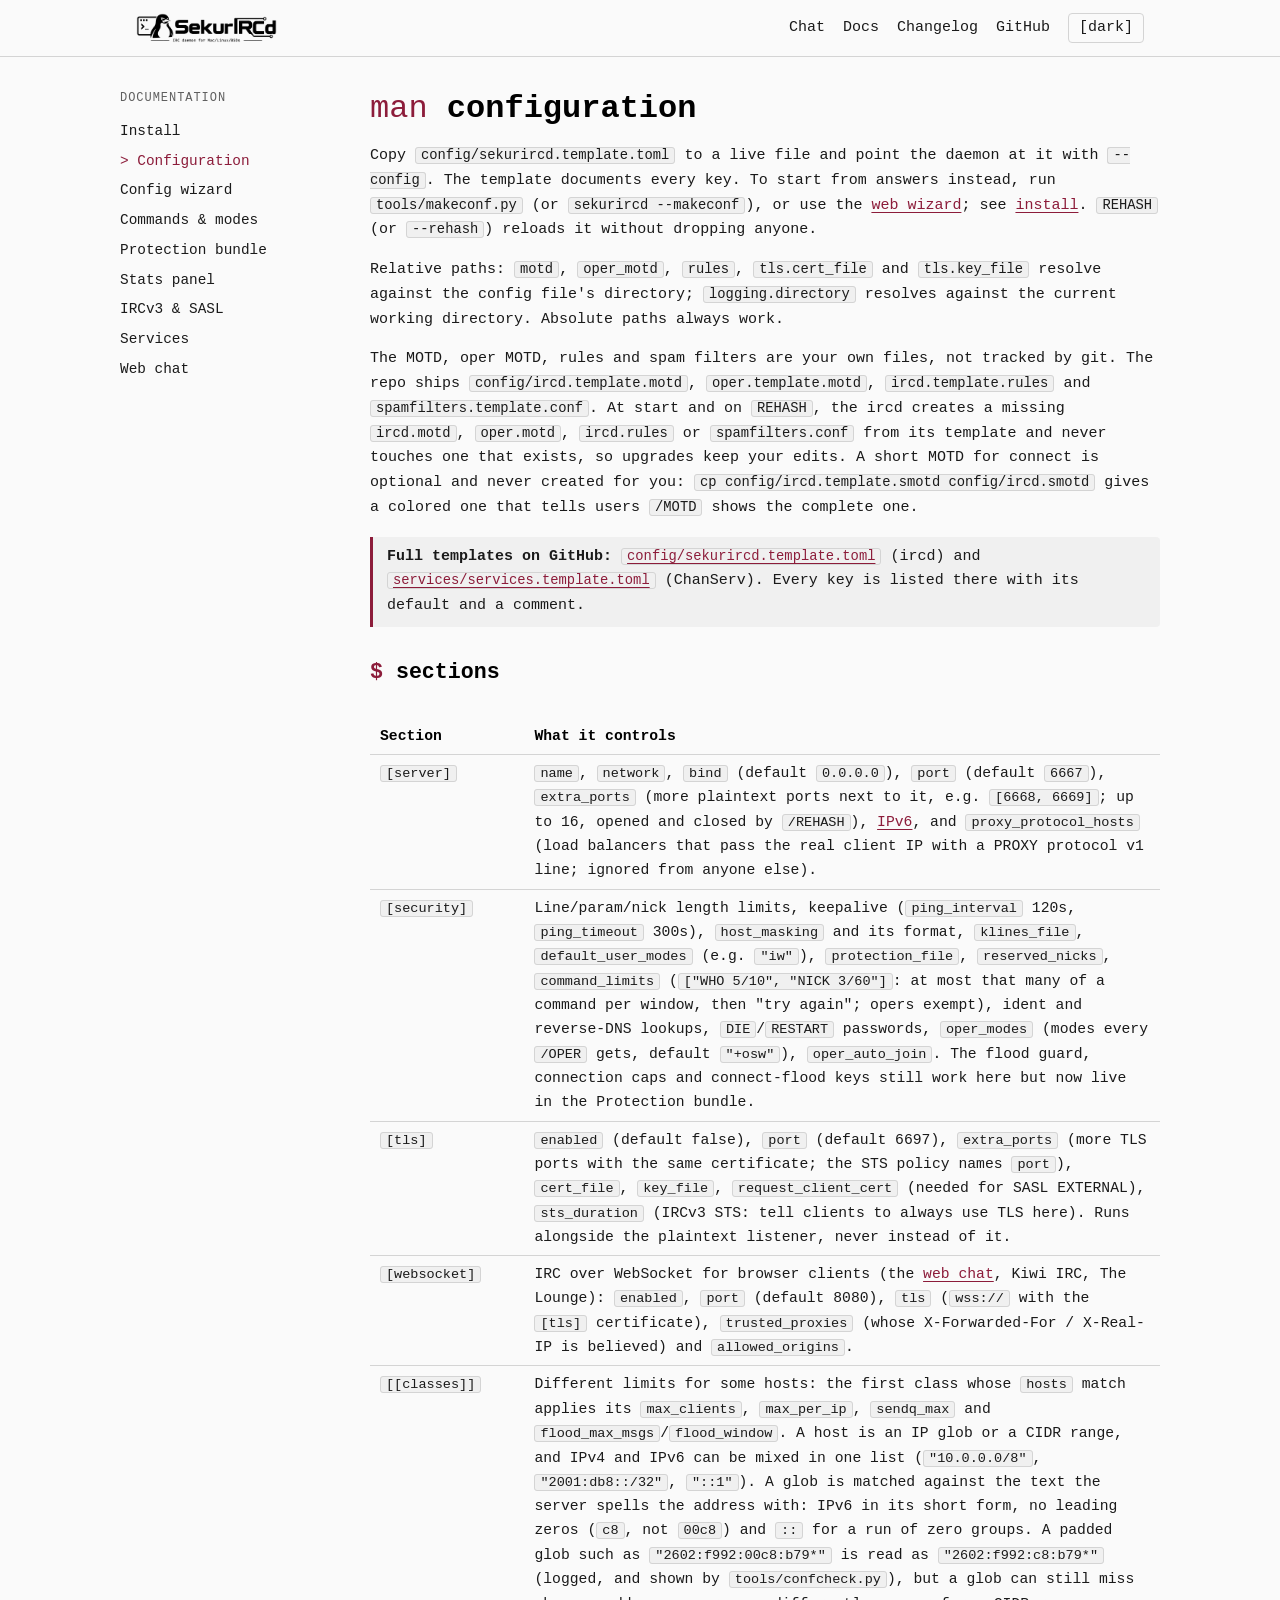
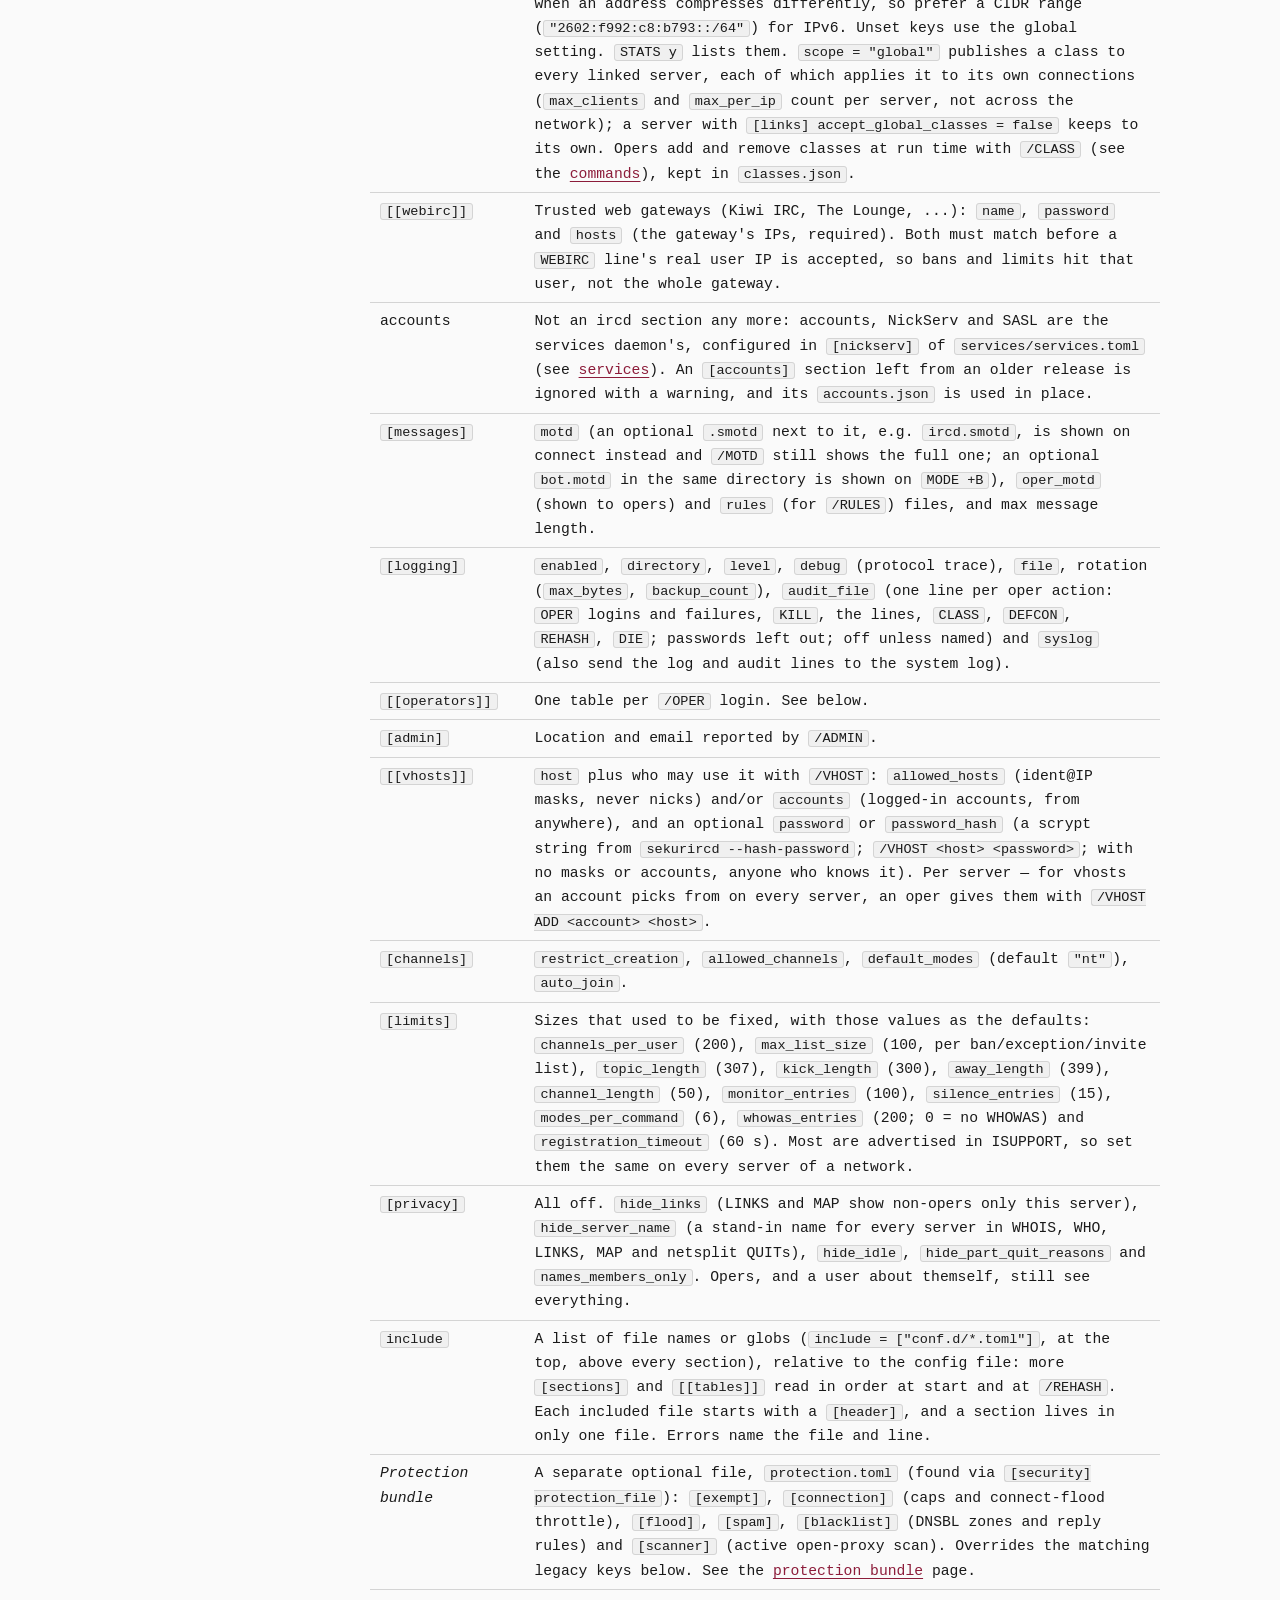
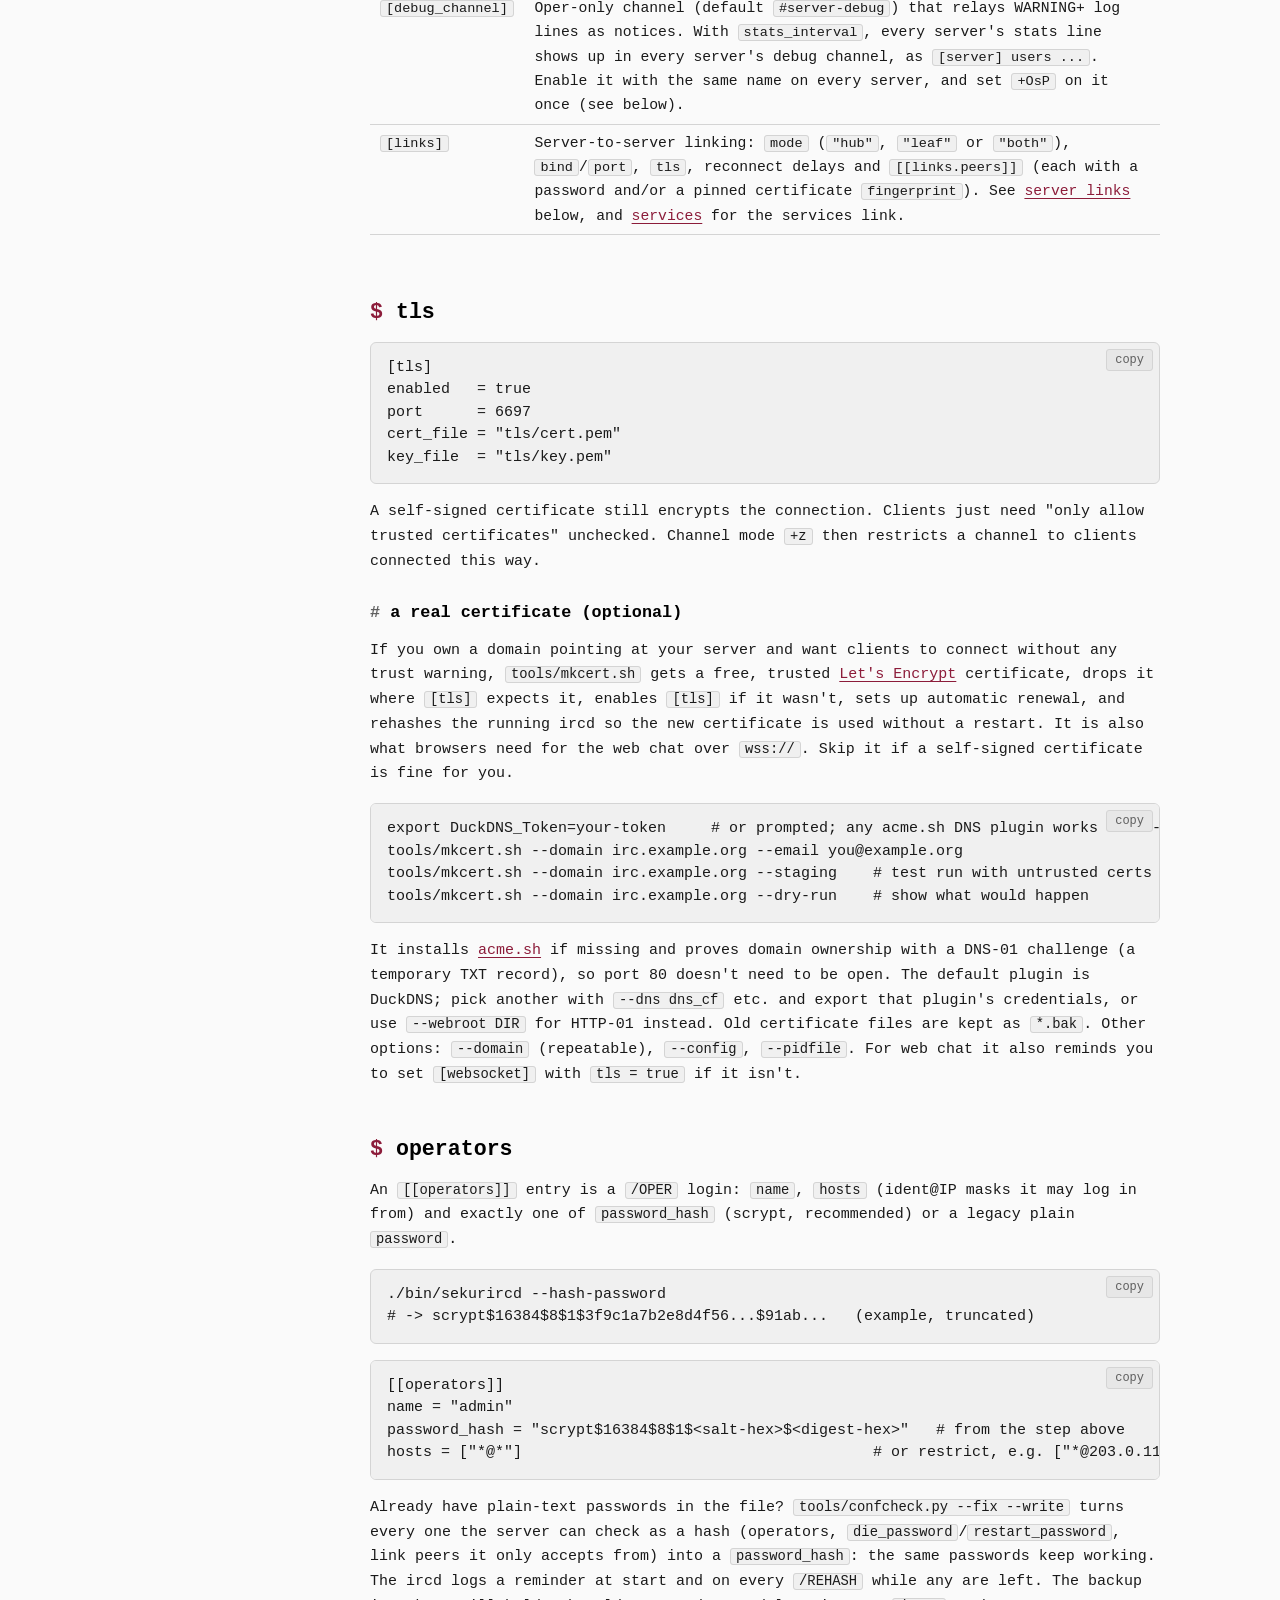
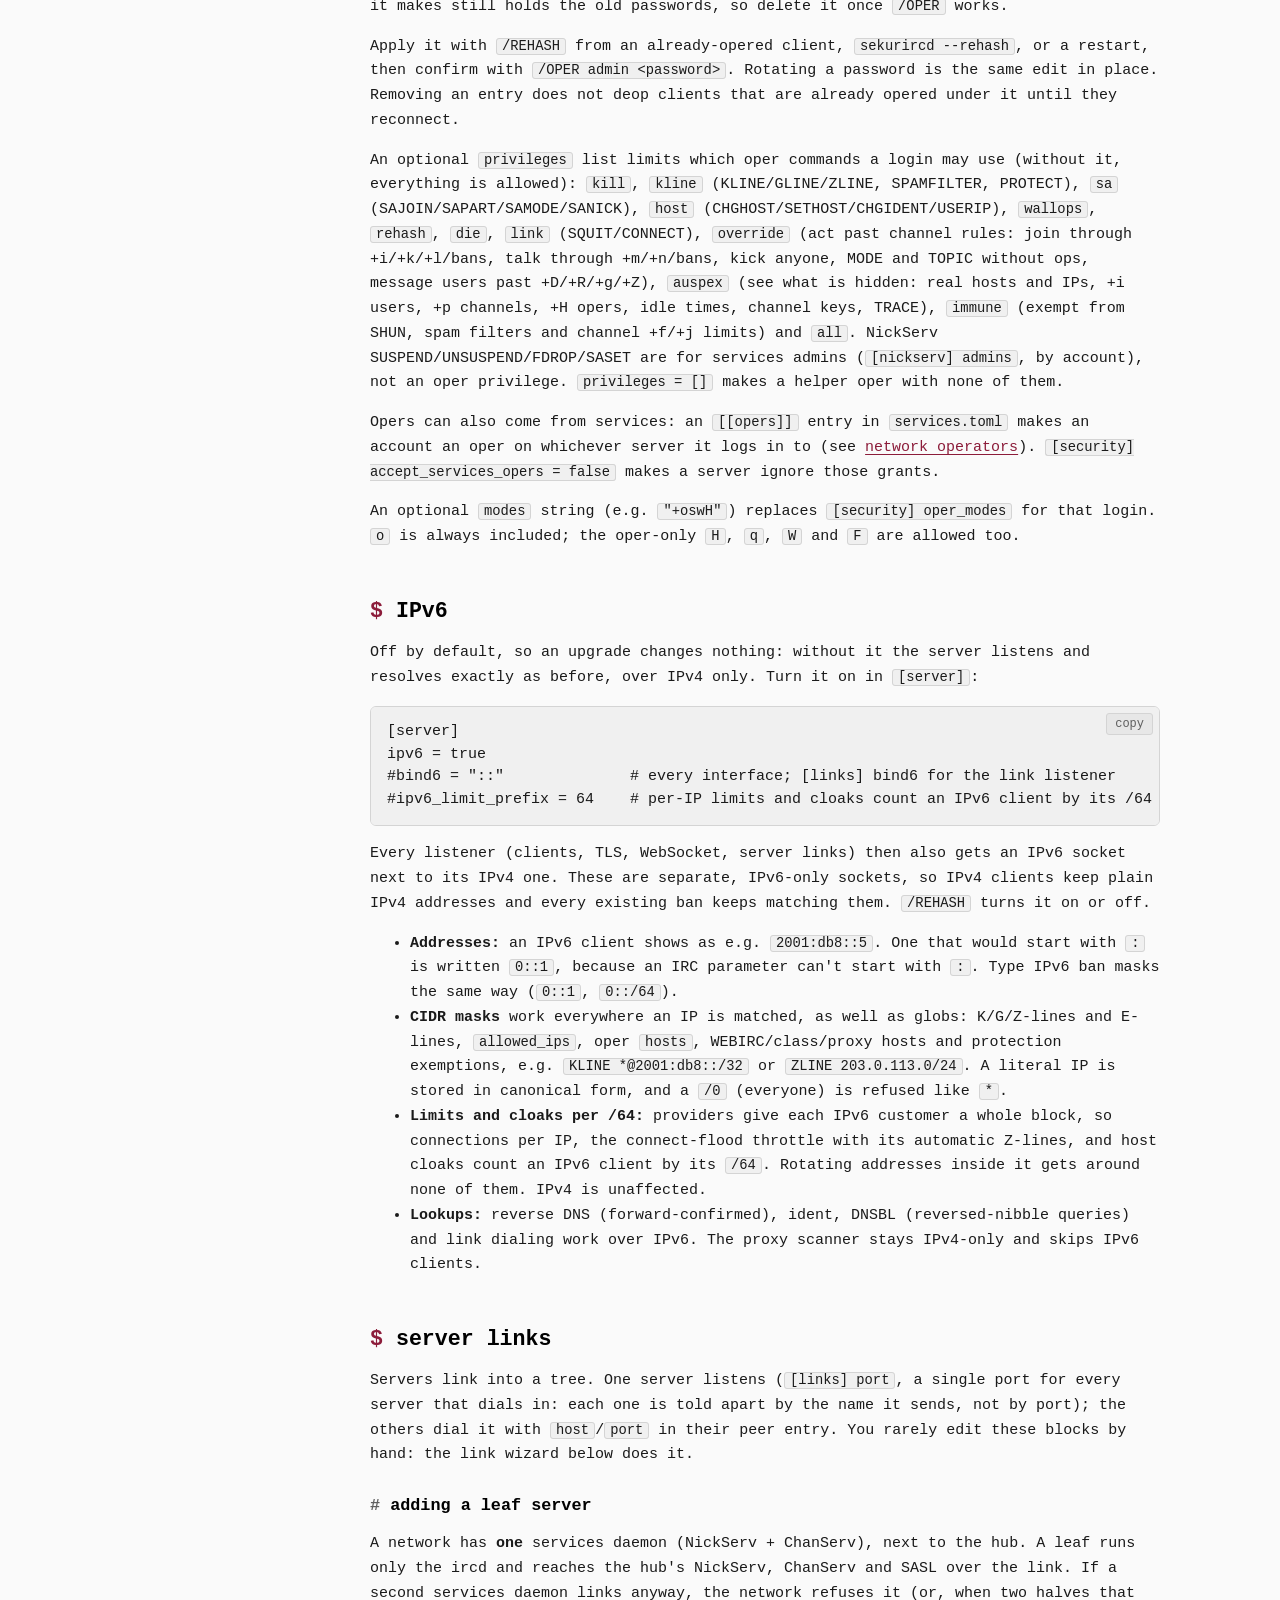
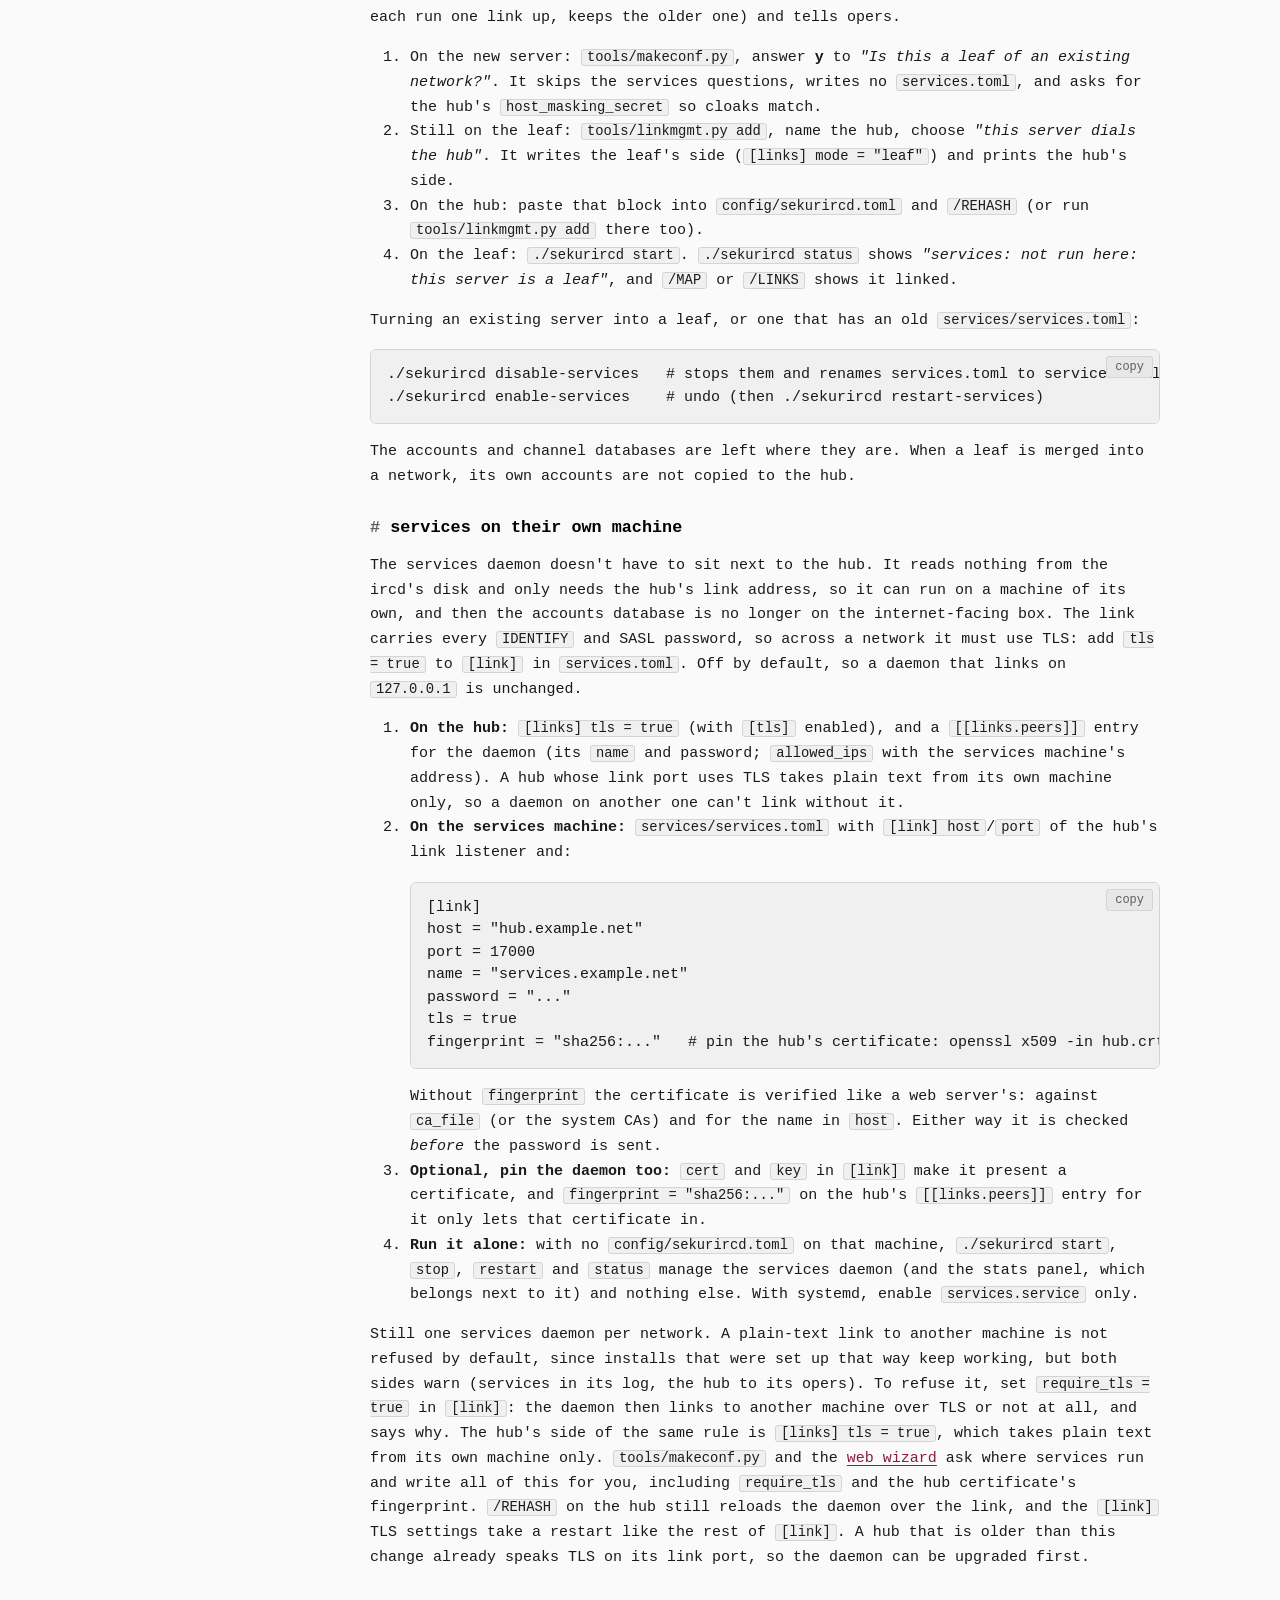
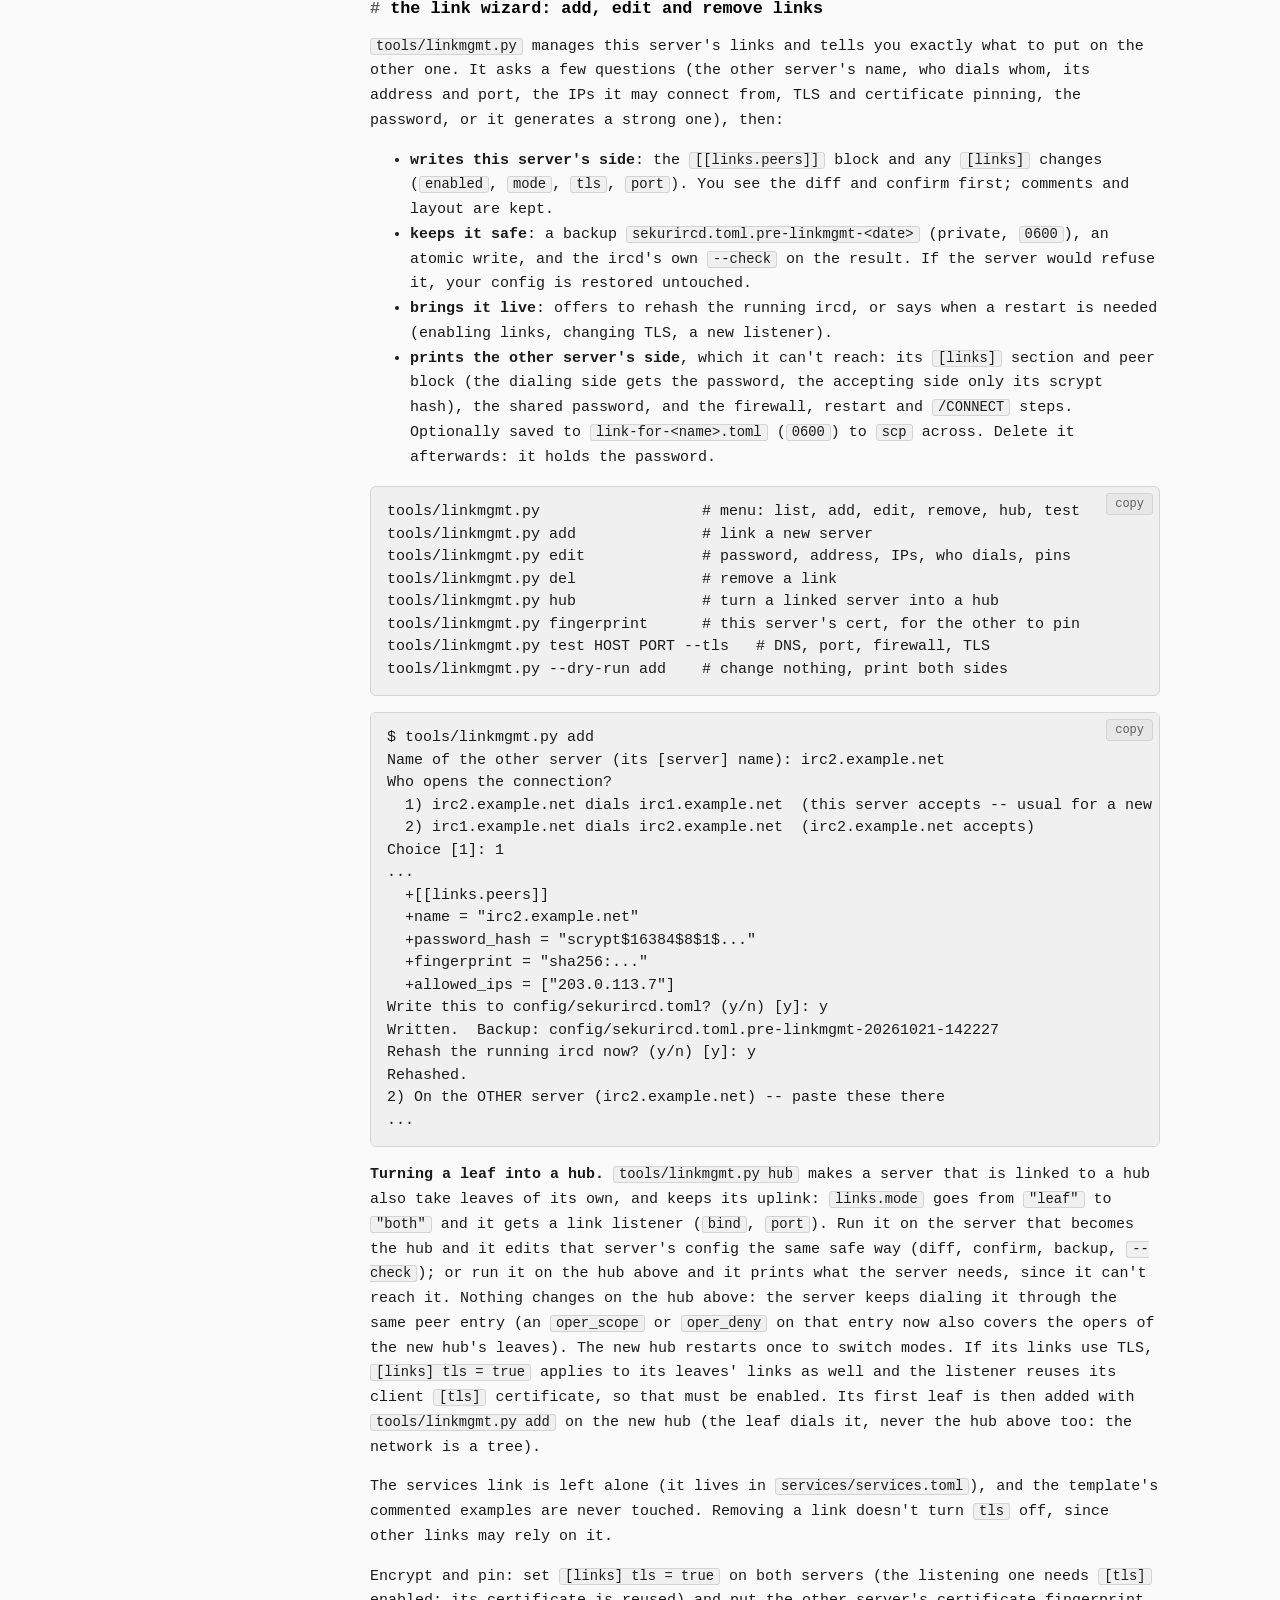
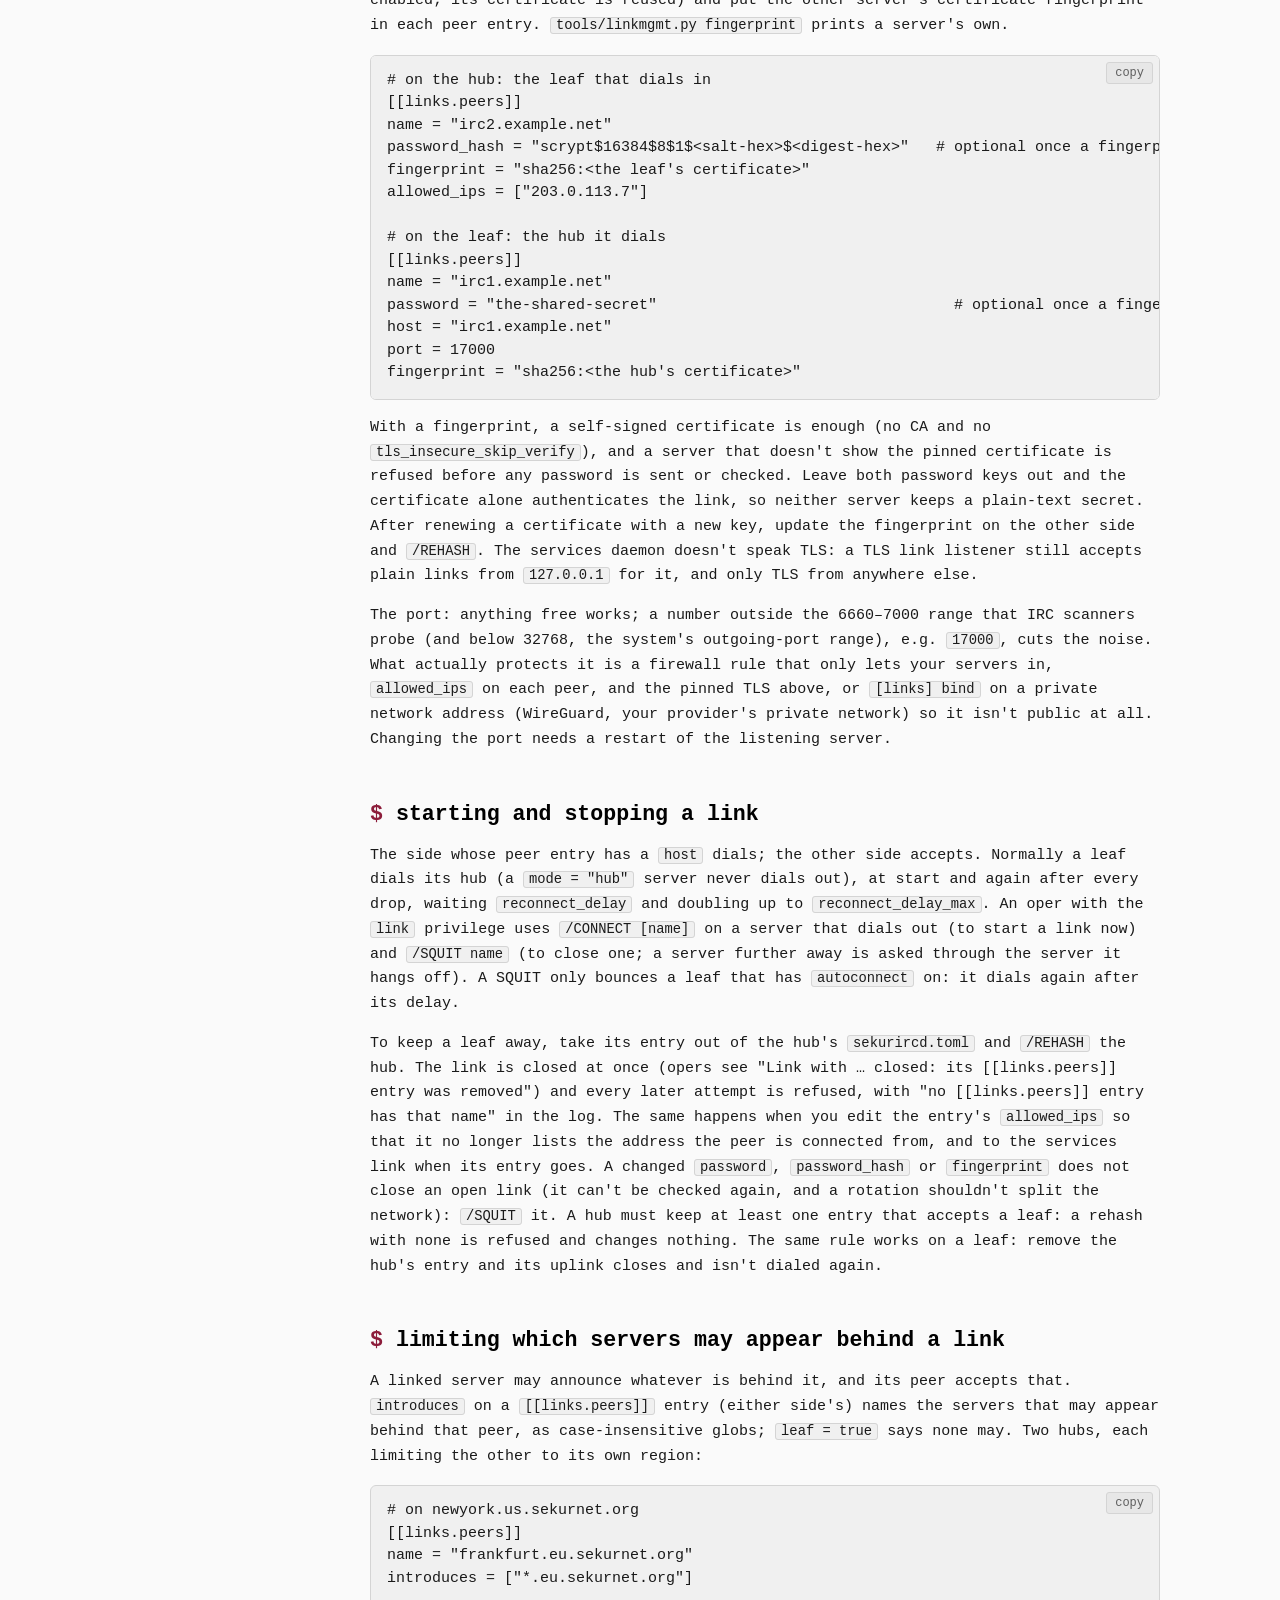
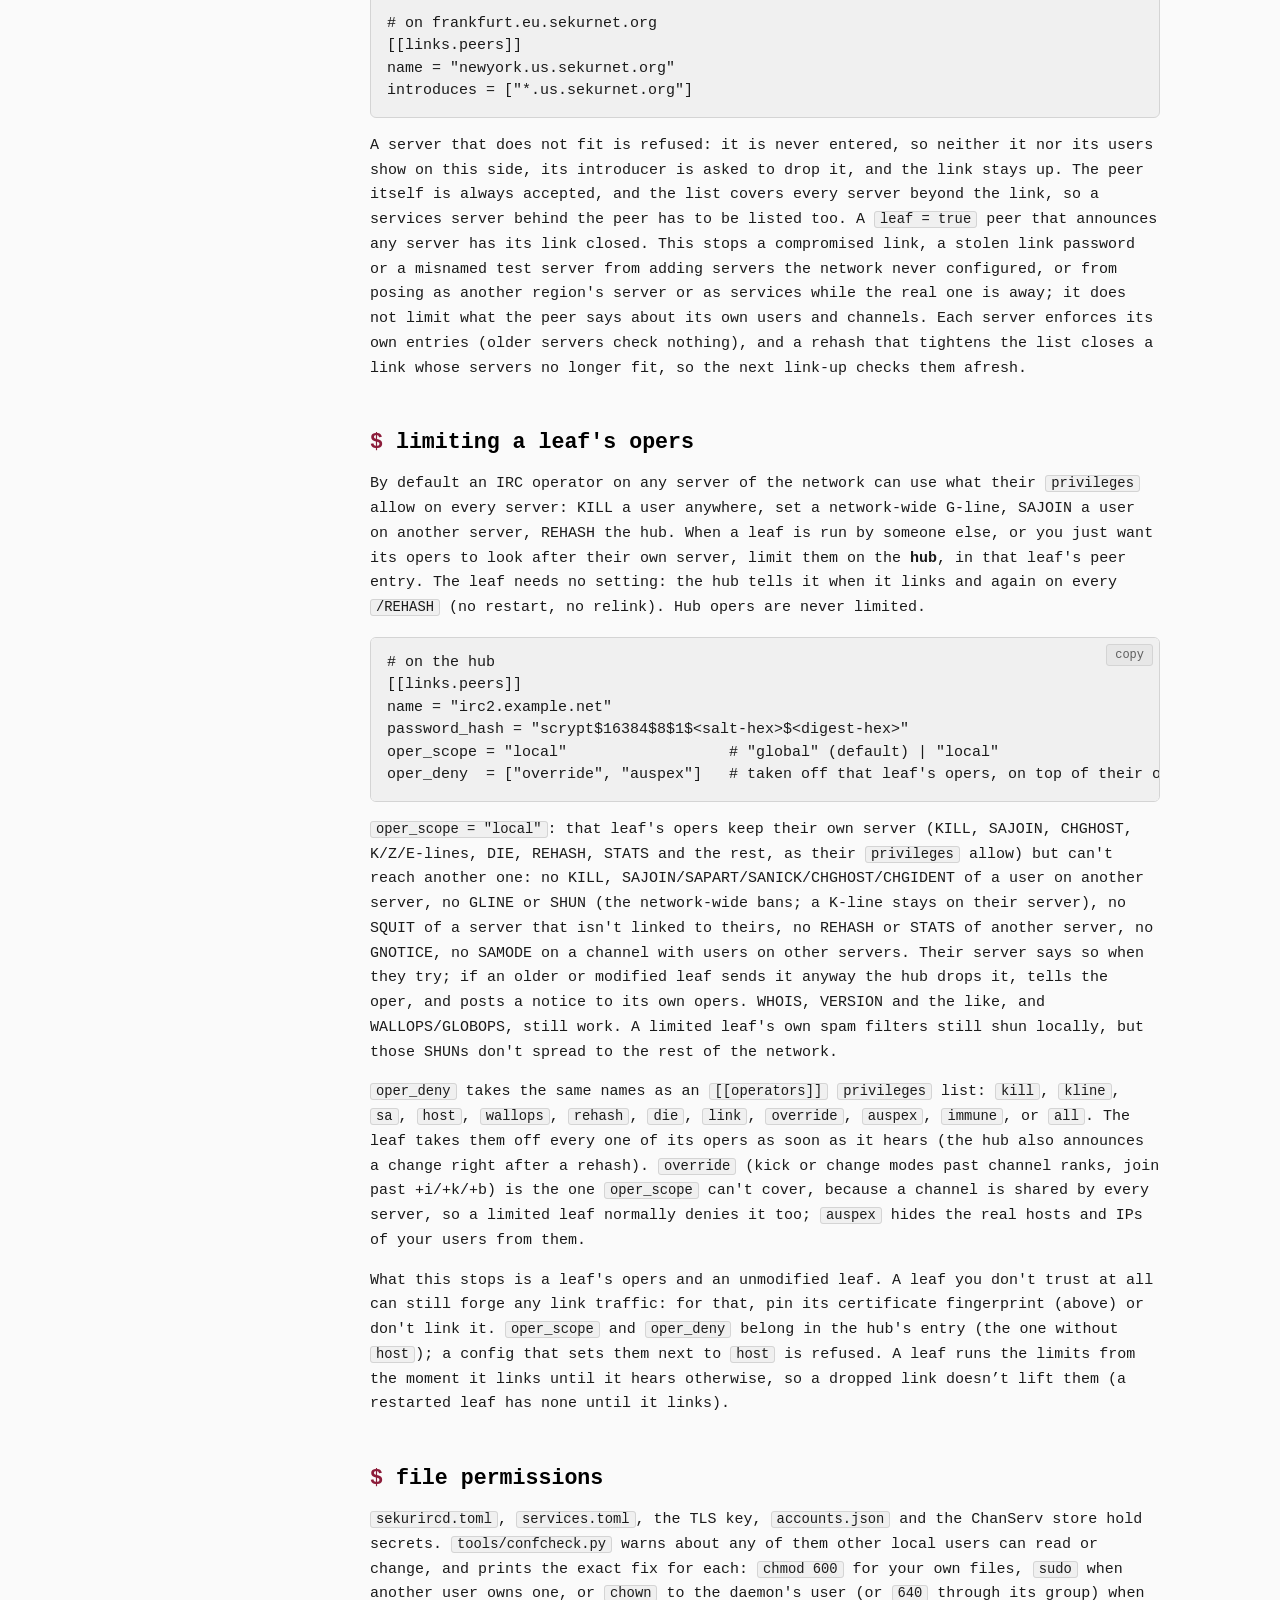
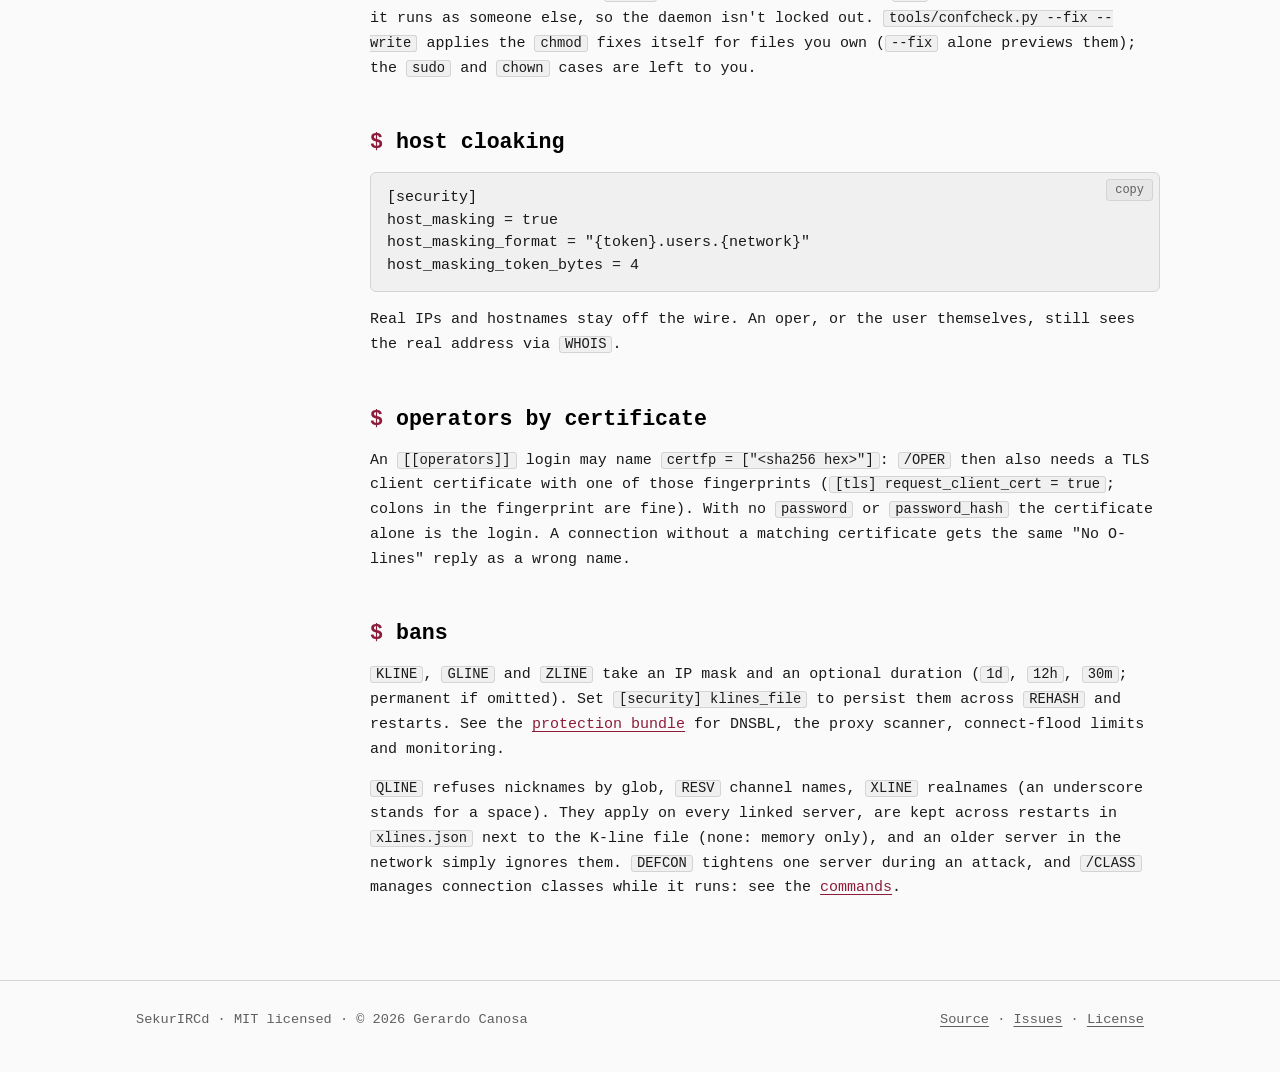
<file: web/docs/configuration.html>
<!doctype html>
<html lang="en">
<head>
<meta charset="utf-8">
<meta name="viewport" content="width=device-width, initial-scale=1">
<title>Configuration · SekurIRCd docs</title>
<meta name="description" content="Every section of sekurircd.toml: server, security, TLS, accounts, operators, channels and links, plus the optional Protection bundle file.">
<link rel="canonical" href="https://gcanosa.github.io/SekurIRCd/docs/configuration.html">
<meta property="og:title" content="Configuration · SekurIRCd docs">
<meta property="og:description" content="Every section of sekurircd.toml: server, security, TLS, accounts, operators, channels and links, plus the optional Protection bundle file.">
<meta property="og:image" content="https://gcanosa.github.io/SekurIRCd/img/og.png">
<meta property="og:type" content="website">
<meta name="twitter:card" content="summary_large_image">
<meta property="og:url" content="https://gcanosa.github.io/SekurIRCd/docs/configuration.html">
<link rel="icon" href="../img/favicon.ico" sizes="any">
<script>(function(){var t;try{t=localStorage.getItem("theme")}catch(e){}if(t!=="light"&&t!=="dark")t=matchMedia("(prefers-color-scheme: light)").matches?"light":"dark";document.documentElement.dataset.theme=t})()</script>
<link rel="stylesheet" href="../css/site.css">
</head>
<body data-root="../" data-page="configuration">
<header id="site-header"></header>
<div class="wrap docs-layout">
<aside id="docs-nav" class="docs-nav"></aside>
<main class="docs">
<h1>configuration</h1>
<p>Copy <code>config/sekurircd.template.toml</code> to a live file and point the daemon at it with <code>--config</code>.
  The template documents every key. To start from answers instead, run <code>tools/makeconf.py</code>
  (or <code>sekurircd --makeconf</code>), or use the <a href="wizard.html">web wizard</a>; see <a href="install.html#makeconf">install</a>. <code>REHASH</code> (or <code>--rehash</code>) reloads it without dropping anyone.</p>
<p>Relative paths: <code>motd</code>, <code>oper_motd</code>, <code>rules</code>, <code>tls.cert_file</code> and <code>tls.key_file</code> resolve against the config file's
  directory; <code>logging.directory</code> resolves against the current working directory. Absolute paths always work.</p>
<p>The MOTD, oper MOTD, rules and spam filters are your own files, not tracked by git. The repo ships <code>config/ircd.template.motd</code>,
  <code>oper.template.motd</code>, <code>ircd.template.rules</code> and <code>spamfilters.template.conf</code>. At start and on <code>REHASH</code>, the ircd creates a
  missing <code>ircd.motd</code>, <code>oper.motd</code>, <code>ircd.rules</code> or <code>spamfilters.conf</code> from its template and never touches one that exists,
  so upgrades keep your edits. A short MOTD for connect is optional and never created for you: <code>cp config/ircd.template.smotd config/ircd.smotd</code>
  gives a colored one that tells users <code>/MOTD</code> shows the complete one.</p>

<div class="note"><strong>Full templates on GitHub:</strong>
  <a href="https://github.com/gcanosa/SekurIRCd/blob/main/config/sekurircd.template.toml"><code>config/sekurircd.template.toml</code></a> (ircd) and
  <a href="https://github.com/gcanosa/SekurIRCd/blob/main/services/services.template.toml"><code>services/services.template.toml</code></a> (ChanServ).
  Every key is listed there with its default and a comment.</div>

<h2>sections</h2>
<div class="tablewrap"><table>
<tr><th>Section</th><th>What it controls</th></tr>
<tr><td><code>[server]</code></td><td><code>name</code>, <code>network</code>, <code>bind</code> (default <code>0.0.0.0</code>), <code>port</code> (default <code>6667</code>), <code>extra_ports</code> (more plaintext ports next to it, e.g. <code>[6668, 6669]</code>; up to 16, opened and closed by <code>/REHASH</code>), <a href="#ipv6">IPv6</a>, and <code>proxy_protocol_hosts</code> (load balancers that pass the real client IP with a PROXY protocol v1 line; ignored from anyone else).</td></tr>
<tr><td><code>[security]</code></td><td>Line/param/nick length limits, keepalive (<code>ping_interval</code> 120s, <code>ping_timeout</code> 300s),
  <code>host_masking</code> and its format, <code>klines_file</code>, <code>default_user_modes</code> (e.g. <code>"iw"</code>), <code>protection_file</code>,
  <code>reserved_nicks</code>, <code>command_limits</code> (<code>["WHO 5/10", "NICK 3/60"]</code>: at most that many of a command per window, then "try again"; opers exempt), ident and reverse-DNS lookups, <code>DIE</code>/<code>RESTART</code> passwords, <code>oper_modes</code> (modes every <code>/OPER</code> gets, default <code>"+osw"</code>), <code>oper_auto_join</code>. The flood guard, connection caps and
  connect-flood keys still work here but now live in the Protection bundle.</td></tr>
<tr><td><code>[tls]</code></td><td><code>enabled</code> (default false), <code>port</code> (default 6697), <code>extra_ports</code> (more TLS ports with the same certificate; the STS policy names <code>port</code>), <code>cert_file</code>, <code>key_file</code>, <code>request_client_cert</code> (needed for SASL EXTERNAL), <code>sts_duration</code> (IRCv3 STS: tell clients to always use TLS here).
  Runs alongside the plaintext listener, never instead of it.</td></tr>
<tr><td><code>[websocket]</code></td><td>IRC over WebSocket for browser clients (the <a href="webchat.html">web chat</a>, Kiwi IRC, The Lounge): <code>enabled</code>, <code>port</code> (default 8080), <code>tls</code> (<code>wss://</code> with the <code>[tls]</code> certificate), <code>trusted_proxies</code> (whose X-Forwarded-For / X-Real-IP is believed) and <code>allowed_origins</code>.</td></tr>
<tr><td><code>[[classes]]</code></td><td>Different limits for some hosts: the first class whose <code>hosts</code> match applies its <code>max_clients</code>, <code>max_per_ip</code>, <code>sendq_max</code> and <code>flood_max_msgs</code>/<code>flood_window</code>. A host is an IP glob or a CIDR range, and IPv4 and IPv6 can be mixed in one list (<code>"10.0.0.0/8"</code>, <code>"2001:db8::/32"</code>, <code>"::1"</code>). A glob is matched against the text the server spells the address with: IPv6 in its short form, no leading zeros (<code>c8</code>, not <code>00c8</code>) and <code>::</code> for a run of zero groups. A padded glob such as <code>"2602:f992:00c8:b79*"</code> is read as <code>"2602:f992:c8:b79*"</code> (logged, and shown by <code>tools/confcheck.py</code>), but a glob can still miss when an address compresses differently, so prefer a CIDR range (<code>"2602:f992:c8:b793::/64"</code>) for IPv6. Unset keys use the global setting. <code>STATS y</code> lists them. <code>scope = "global"</code> publishes a class to every linked server, each of which applies it to its own connections (<code>max_clients</code> and <code>max_per_ip</code> count per server, not across the network); a server with <code>[links] accept_global_classes = false</code> keeps to its own. Opers add and remove classes at run time with <code>/CLASS</code> (see the <a href="commands.html">commands</a>), kept in <code>classes.json</code>.</td></tr>
<tr><td><code>[[webirc]]</code></td><td>Trusted web gateways (Kiwi IRC, The Lounge, ...): <code>name</code>, <code>password</code> and <code>hosts</code> (the gateway's IPs, required). Both must match before a <code>WEBIRC</code> line's real user IP is accepted, so bans and limits hit that user, not the whole gateway.</td></tr>
<tr><td>accounts</td><td>Not an ircd section any more: accounts, NickServ and SASL are the services daemon's, configured in <code>[nickserv]</code> of <code>services/services.toml</code>
  (see <a href="chanserv.html">services</a>). An <code>[accounts]</code> section left from an older release is ignored with a warning, and its <code>accounts.json</code> is used in place.</td></tr>
<tr><td><code>[messages]</code></td><td><code>motd</code> (an optional <code>.smotd</code> next to it, e.g. <code>ircd.smotd</code>, is shown on connect instead and <code>/MOTD</code> still shows the full one; an optional <code>bot.motd</code> in the same directory is shown on <code>MODE +B</code>), <code>oper_motd</code> (shown to opers) and <code>rules</code> (for <code>/RULES</code>) files, and max message length.</td></tr>
<tr><td><code>[logging]</code></td><td><code>enabled</code>, <code>directory</code>, <code>level</code>, <code>debug</code> (protocol trace), <code>file</code>, rotation (<code>max_bytes</code>, <code>backup_count</code>), <code>audit_file</code> (one line per oper action: <code>OPER</code> logins and failures, <code>KILL</code>, the lines, <code>CLASS</code>, <code>DEFCON</code>, <code>REHASH</code>, <code>DIE</code>; passwords left out; off unless named) and <code>syslog</code> (also send the log and audit lines to the system log).</td></tr>
<tr><td><code>[[operators]]</code></td><td>One table per <code>/OPER</code> login. See below.</td></tr>
<tr><td><code>[admin]</code></td><td>Location and email reported by <code>/ADMIN</code>.</td></tr>
<tr><td><code>[[vhosts]]</code></td><td><code>host</code> plus who may use it with <code>/VHOST</code>: <code>allowed_hosts</code> (ident@IP masks, never nicks) and/or <code>accounts</code> (logged-in accounts, from anywhere), and an optional <code>password</code> or <code>password_hash</code> (a scrypt string from <code>sekurircd --hash-password</code>; <code>/VHOST &lt;host&gt; &lt;password&gt;</code>; with no masks or accounts, anyone who knows it). Per server &mdash; for vhosts an account picks from on every server, an oper gives them with <code>/VHOST ADD &lt;account&gt; &lt;host&gt;</code>.</td></tr>
<tr><td><code>[channels]</code></td><td><code>restrict_creation</code>, <code>allowed_channels</code>, <code>default_modes</code> (default <code>"nt"</code>), <code>auto_join</code>.</td></tr>
<tr><td><code>[limits]</code></td><td>Sizes that used to be fixed, with those values as the defaults: <code>channels_per_user</code> (200), <code>max_list_size</code> (100, per ban/exception/invite list), <code>topic_length</code> (307), <code>kick_length</code> (300), <code>away_length</code> (399), <code>channel_length</code> (50), <code>monitor_entries</code> (100), <code>silence_entries</code> (15), <code>modes_per_command</code> (6), <code>whowas_entries</code> (200; 0 = no WHOWAS) and <code>registration_timeout</code> (60 s). Most are advertised in ISUPPORT, so set them the same on every server of a network.</td></tr>
<tr><td><code>[privacy]</code></td><td>All off. <code>hide_links</code> (LINKS and MAP show non-opers only this server), <code>hide_server_name</code> (a stand-in name for every server in WHOIS, WHO, LINKS, MAP and netsplit QUITs), <code>hide_idle</code>, <code>hide_part_quit_reasons</code> and <code>names_members_only</code>. Opers, and a user about themself, still see everything.</td></tr>
<tr><td><code>include</code></td><td>A list of file names or globs (<code>include = ["conf.d/*.toml"]</code>, at the top, above every section), relative to the config file: more <code>[sections]</code> and <code>[[tables]]</code> read in order at start and at <code>/REHASH</code>. Each included file starts with a <code>[header]</code>, and a section lives in only one file. Errors name the file and line.</td></tr>
<tr><td><em>Protection bundle</em></td><td>A separate optional file, <code>protection.toml</code> (found via <code>[security] protection_file</code>): <code>[exempt]</code>, <code>[connection]</code> (caps and connect-flood throttle), <code>[flood]</code>, <code>[spam]</code>, <code>[blacklist]</code> (DNSBL zones and reply rules) and <code>[scanner]</code> (active open-proxy scan). Overrides the matching legacy keys below. See the <a href="protection.html">protection bundle</a> page.</td></tr>
<tr><td><code>[debug_channel]</code></td><td>Oper-only channel (default <code>#server-debug</code>) that relays WARNING+ log lines as notices. With <code>stats_interval</code>, every server's stats line shows up in every server's debug channel, as <code>[server] users ...</code>. Enable it with the same name on every server, and set <code>+OsP</code> on it once (see below).</td></tr>
<tr><td><code>[links]</code></td><td>Server-to-server linking: <code>mode</code> (<code>"hub"</code>, <code>"leaf"</code> or <code>"both"</code>), <code>bind</code>/<code>port</code>, <code>tls</code>, reconnect delays and <code>[[links.peers]]</code>
  (each with a password and/or a pinned certificate <code>fingerprint</code>). See <a href="#links">server links</a> below, and <a href="chanserv.html">services</a> for the services link.</td></tr>
</table></div>

<h2>tls</h2>
<pre>[tls]
enabled   = true
port      = 6697
cert_file = "tls/cert.pem"
key_file  = "tls/key.pem"</pre>
<p>A self-signed certificate still encrypts the connection. Clients just need "only allow trusted certificates" unchecked.
  Channel mode <code>+z</code> then restricts a channel to clients connected this way.</p>

<h3>a real certificate (optional)</h3>
<p>If you own a domain pointing at your server and want clients to connect without any trust warning, <code>tools/mkcert.sh</code> gets a free, trusted
  <a href="https://letsencrypt.org/">Let's Encrypt</a> certificate, drops it where <code>[tls]</code> expects it, enables <code>[tls]</code> if it wasn't,
  sets up automatic renewal, and rehashes the running ircd so the new certificate is used without a restart. It is also what browsers need for the web chat
  over <code>wss://</code>. Skip it if a self-signed certificate is fine for you.</p>
<pre>export DuckDNS_Token=your-token     # or prompted; any acme.sh DNS plugin works via --dns
tools/mkcert.sh --domain irc.example.org --email you@example.org
tools/mkcert.sh --domain irc.example.org --staging    # test run with untrusted certs
tools/mkcert.sh --domain irc.example.org --dry-run    # show what would happen</pre>
<p>It installs <a href="https://github.com/acmesh-official/acme.sh">acme.sh</a> if missing and proves domain ownership with a DNS-01 challenge (a temporary TXT
  record), so port 80 doesn't need to be open. The default plugin is DuckDNS; pick another with <code>--dns dns_cf</code> etc. and export that plugin's credentials,
  or use <code>--webroot DIR</code> for HTTP-01 instead. Old certificate files are kept as <code>*.bak</code>. Other options: <code>--domain</code> (repeatable),
  <code>--config</code>, <code>--pidfile</code>. For web chat it also reminds you to set <code>[websocket]</code> with <code>tls = true</code> if it isn't.</p>

<h2 id="operators">operators</h2>
<p>An <code>[[operators]]</code> entry is a <code>/OPER</code> login: <code>name</code>, <code>hosts</code> (ident@IP masks it may log in from)
  and exactly one of <code>password_hash</code> (scrypt, recommended) or a legacy plain <code>password</code>.</p>
<pre>./bin/sekurircd --hash-password
# -> scrypt$16384$8$1$3f9c1a7b2e8d4f56...$91ab...   (example, truncated)</pre>
<pre>[[operators]]
name = "admin"
password_hash = "scrypt$16384$8$1$&lt;salt-hex&gt;$&lt;digest-hex&gt;"   # from the step above
hosts = ["*@*"]                                       # or restrict, e.g. ["*@203.0.113.42"]</pre>
<p>Already have plain-text passwords in the file? <code>tools/confcheck.py --fix --write</code> turns every one the server can check as a hash
  (operators, <code>die_password</code>/<code>restart_password</code>, link peers it only accepts from) into a <code>password_hash</code>: the same passwords keep working.
  The ircd logs a reminder at start and on every <code>/REHASH</code> while any are left. The backup it makes still holds the old passwords, so delete it once
  <code>/OPER</code> works.</p>
<p>Apply it with <code>/REHASH</code> from an already-opered client, <code>sekurircd --rehash</code>, or a restart, then confirm with
  <code>/OPER admin &lt;password&gt;</code>. Rotating a password is the same edit in place. Removing an entry does not deop clients
  that are already opered under it until they reconnect.</p>
<p>An optional <code>privileges</code> list limits which oper commands a login may use (without it, everything is allowed):
  <code>kill</code>, <code>kline</code> (KLINE/GLINE/ZLINE, SPAMFILTER, PROTECT), <code>sa</code> (SAJOIN/SAPART/SAMODE/SANICK),
  <code>host</code> (CHGHOST/SETHOST/CHGIDENT/USERIP), <code>wallops</code>, <code>rehash</code>, <code>die</code>,
  <code>link</code> (SQUIT/CONNECT), <code>override</code> (act past channel rules: join through +i/+k/+l/bans, talk through +m/+n/bans,
  kick anyone, MODE and TOPIC without ops, message users past +D/+R/+g/+Z), <code>auspex</code> (see what is hidden: real hosts and IPs,
  +i users, +p channels, +H opers, idle times, channel keys, TRACE), <code>immune</code> (exempt from SHUN, spam filters and channel
  +f/+j limits) and <code>all</code>. NickServ SUSPEND/UNSUSPEND/FDROP/SASET are for services admins
  (<code>[nickserv] admins</code>, by account), not an oper privilege. <code>privileges = []</code> makes a helper oper with none of them.</p>
<p>Opers can also come from services: an <code>[[opers]]</code> entry in <code>services.toml</code> makes an account an oper on whichever server it logs in to (see
  <a href="chanserv.html#network-opers">network operators</a>). <code>[security] accept_services_opers = false</code> makes a server ignore those grants.</p>
<p>An optional <code>modes</code> string (e.g. <code>"+oswH"</code>) replaces <code>[security] oper_modes</code> for that login. <code>o</code> is always included; the oper-only <code>H</code>, <code>q</code>, <code>W</code> and <code>F</code> are allowed too.</p>

<h2 id="ipv6">IPv6</h2>
<p>Off by default, so an upgrade changes nothing: without it the server listens and resolves exactly as before, over IPv4 only. Turn it on in
  <code>[server]</code>:</p>
<pre>[server]
ipv6 = true
#bind6 = "::"              # every interface; [links] bind6 for the link listener
#ipv6_limit_prefix = 64    # per-IP limits and cloaks count an IPv6 client by its /64</pre>
<p>Every listener (clients, TLS, WebSocket, server links) then also gets an IPv6 socket next to its IPv4 one. These are separate, IPv6-only
  sockets, so IPv4 clients keep plain IPv4 addresses and every existing ban keeps matching them. <code>/REHASH</code> turns it on or off.</p>
<ul>
  <li><strong>Addresses:</strong> an IPv6 client shows as e.g. <code>2001:db8::5</code>. One that would start with <code>:</code> is written
    <code>0::1</code>, because an IRC parameter can't start with <code>:</code>. Type IPv6 ban masks the same way (<code>0::1</code>, <code>0::/64</code>).</li>
  <li><strong>CIDR masks</strong> work everywhere an IP is matched, as well as globs: K/G/Z-lines and E-lines, <code>allowed_ips</code>, oper
    <code>hosts</code>, WEBIRC/class/proxy hosts and protection exemptions, e.g. <code>KLINE *@2001:db8::/32</code> or
    <code>ZLINE 203.0.113.0/24</code>. A literal IP is stored in canonical form, and a <code>/0</code> (everyone) is refused like <code>*</code>.</li>
  <li><strong>Limits and cloaks per /64:</strong> providers give each IPv6 customer a whole block, so connections per IP, the connect-flood
    throttle with its automatic Z-lines, and host cloaks count an IPv6 client by its <code>/64</code>. Rotating addresses inside it gets
    around none of them. IPv4 is unaffected.</li>
  <li><strong>Lookups:</strong> reverse DNS (forward-confirmed), ident, DNSBL (reversed-nibble queries) and link dialing work over IPv6. The
    proxy scanner stays IPv4-only and skips IPv6 clients.</li>
</ul>

<h2 id="links">server links</h2>
<p>Servers link into a tree. One server listens (<code>[links] port</code>, a single port for every server that dials in: each one is told apart by the name
  it sends, not by port); the others dial it with <code>host</code>/<code>port</code> in their peer entry. You rarely edit these blocks by hand:
  the link wizard below does it.</p>

<h3 id="leaf">adding a leaf server</h3>
<p>A network has <strong>one</strong> services daemon (NickServ + ChanServ), next to the hub. A leaf runs only the ircd and reaches the hub's
  NickServ, ChanServ and SASL over the link. If a second services daemon links anyway, the network refuses it (or, when two halves that each run one
  link up, keeps the older one) and tells opers.</p>
<ol>
  <li>On the new server: <code>tools/makeconf.py</code>, answer <strong>y</strong> to <em>"Is this a leaf of an existing network?"</em>. It skips the
    services questions, writes no <code>services.toml</code>, and asks for the hub's <code>host_masking_secret</code> so cloaks match.</li>
  <li>Still on the leaf: <code>tools/linkmgmt.py add</code>, name the hub, choose <em>"this server dials the hub"</em>. It writes the leaf's side
    (<code>[links] mode = "leaf"</code>) and prints the hub's side.</li>
  <li>On the hub: paste that block into <code>config/sekurircd.toml</code> and <code>/REHASH</code> (or run <code>tools/linkmgmt.py add</code> there too).</li>
  <li>On the leaf: <code>./sekurircd start</code>. <code>./sekurircd status</code> shows <em>"services: not run here: this server is a leaf"</em>,
    and <code>/MAP</code> or <code>/LINKS</code> shows it linked.</li>
</ol>
<p>Turning an existing server into a leaf, or one that has an old <code>services/services.toml</code>:</p>
<pre>./sekurircd disable-services   # stops them and renames services.toml to services.toml.disabled; users stay connected
./sekurircd enable-services    # undo (then ./sekurircd restart-services)</pre>
<p>The accounts and channel databases are left where they are. When a leaf is merged into a network, its own accounts are not copied to the hub.</p>

<h3 id="remote-services">services on their own machine</h3>
<p>The services daemon doesn't have to sit next to the hub. It reads nothing from the ircd's disk and only needs the hub's link address, so it can run on a
  machine of its own, and then the accounts database is no longer on the internet-facing box. The link carries every <code>IDENTIFY</code> and SASL password,
  so across a network it must use TLS: add <code>tls = true</code> to <code>[link]</code> in <code>services.toml</code>. Off by default, so a daemon that
  links on <code>127.0.0.1</code> is unchanged.</p>
<ol>
  <li><strong>On the hub:</strong> <code>[links] tls = true</code> (with <code>[tls]</code> enabled), and a <code>[[links.peers]]</code> entry for the daemon (its
    <code>name</code> and password; <code>allowed_ips</code> with the services machine's address). A hub whose link port uses TLS takes plain text from its own
    machine only, so a daemon on another one can't link without it.</li>
  <li><strong>On the services machine:</strong> <code>services/services.toml</code> with <code>[link] host</code>/<code>port</code> of the hub's link listener and:
<pre>[link]
host = "hub.example.net"
port = 17000
name = "services.example.net"
password = "..."
tls = true
fingerprint = "sha256:..."   # pin the hub's certificate: openssl x509 -in hub.crt -noout -fingerprint -sha256</pre>
    Without <code>fingerprint</code> the certificate is verified like a web server's: against <code>ca_file</code> (or the system CAs) and for the name in
    <code>host</code>. Either way it is checked <em>before</em> the password is sent.</li>
  <li><strong>Optional, pin the daemon too:</strong> <code>cert</code> and <code>key</code> in <code>[link]</code> make it present a certificate, and
    <code>fingerprint = "sha256:..."</code> on the hub's <code>[[links.peers]]</code> entry for it only lets that certificate in.</li>
  <li><strong>Run it alone:</strong> with no <code>config/sekurircd.toml</code> on that machine, <code>./sekurircd start</code>, <code>stop</code>,
    <code>restart</code> and <code>status</code> manage the services daemon (and the stats panel, which belongs next to it) and nothing else. With systemd,
    enable <code>services.service</code> only.</li>
</ol>
<p>Still one services daemon per network. A plain-text link to another machine is not refused by default, since installs that were set up that way keep
  working, but both sides warn (services in its log, the hub to its opers). To refuse it, set <code>require_tls = true</code> in <code>[link]</code>: the daemon then
  links to another machine over TLS or not at all, and says why. The hub's side of the same rule is <code>[links] tls = true</code>, which takes plain text from its
  own machine only. <code>tools/makeconf.py</code> and the <a href="wizard.html">web wizard</a> ask where services run and write all of this for you, including
  <code>require_tls</code> and the hub certificate's fingerprint. <code>/REHASH</code> on the hub still reloads the daemon over the link, and the
  <code>[link]</code> TLS settings take a restart like the rest of <code>[link]</code>. A hub that is older than this change already speaks TLS on its link
  port, so the daemon can be upgraded first.</p>

<h3 id="linkmgmt">the link wizard: add, edit and remove links</h3>
<p><code>tools/linkmgmt.py</code> manages this server's links and tells you exactly what to put on the other one. It asks a few questions (the other
  server's name, who dials whom, its address and port, the IPs it may connect from, TLS and certificate pinning, the password, or it generates a strong
  one), then:</p>
<ul>
  <li><strong>writes this server's side</strong>: the <code>[[links.peers]]</code> block and any <code>[links]</code> changes (<code>enabled</code>, <code>mode</code>,
    <code>tls</code>, <code>port</code>). You see the diff and confirm first; comments and layout are kept.</li>
  <li><strong>keeps it safe</strong>: a backup <code>sekurircd.toml.pre-linkmgmt-&lt;date&gt;</code> (private, <code>0600</code>), an atomic write, and the ircd's own
    <code>--check</code> on the result. If the server would refuse it, your config is restored untouched.</li>
  <li><strong>brings it live</strong>: offers to rehash the running ircd, or says when a restart is needed (enabling links, changing TLS, a new listener).</li>
  <li><strong>prints the other server's side</strong>, which it can't reach: its <code>[links]</code> section and peer block (the dialing side gets the password,
    the accepting side only its scrypt hash), the shared password, and the firewall, restart and <code>/CONNECT</code> steps. Optionally saved to
    <code>link-for-&lt;name&gt;.toml</code> (<code>0600</code>) to <code>scp</code> across. Delete it afterwards: it holds the password.</li>
</ul>
<pre>tools/linkmgmt.py                  # menu: list, add, edit, remove, hub, test
tools/linkmgmt.py add              # link a new server
tools/linkmgmt.py edit             # password, address, IPs, who dials, pins
tools/linkmgmt.py del              # remove a link
tools/linkmgmt.py hub              # turn a linked server into a hub
tools/linkmgmt.py fingerprint      # this server's cert, for the other to pin
tools/linkmgmt.py test HOST PORT --tls   # DNS, port, firewall, TLS
tools/linkmgmt.py --dry-run add    # change nothing, print both sides</pre>
<pre>$ tools/linkmgmt.py add
Name of the other server (its [server] name): irc2.example.net
Who opens the connection?
  1) irc2.example.net dials irc1.example.net  (this server accepts -- usual for a new leaf)
  2) irc1.example.net dials irc2.example.net  (irc2.example.net accepts)
Choice [1]: 1
...
  +[[links.peers]]
  +name = "irc2.example.net"
  +password_hash = "scrypt$16384$8$1$..."
  +fingerprint = "sha256:..."
  +allowed_ips = ["203.0.113.7"]
Write this to config/sekurircd.toml? (y/n) [y]: y
Written.  Backup: config/sekurircd.toml.pre-linkmgmt-20261021-142227
Rehash the running ircd now? (y/n) [y]: y
Rehashed.
2) On the OTHER server (irc2.example.net) -- paste these there
...</pre>
<p><strong>Turning a leaf into a hub.</strong> <code>tools/linkmgmt.py hub</code> makes a server that is linked to a hub also take leaves of its own, and keeps its
  uplink: <code>links.mode</code> goes from <code>"leaf"</code> to <code>"both"</code> and it gets a link listener (<code>bind</code>, <code>port</code>). Run it on the
  server that becomes the hub and it edits that server's config the same safe way (diff, confirm, backup, <code>--check</code>); or run it on the hub above and it prints
  what the server needs, since it can't reach it. Nothing changes on the hub above: the server keeps dialing it through the same peer entry (an
  <code>oper_scope</code> or <code>oper_deny</code> on that entry now also covers the opers of the new hub's leaves). The new hub restarts once to switch modes. If its
  links use TLS, <code>[links] tls = true</code> applies to its leaves' links as well and the listener reuses its client <code>[tls]</code> certificate, so that must be
  enabled. Its first leaf is then added with <code>tools/linkmgmt.py add</code> on the new hub (the leaf dials it, never the hub above too: the network is a tree).</p>
<p>The services link is left alone (it lives in <code>services/services.toml</code>), and the template's commented examples are never touched.
  Removing a link doesn't turn <code>tls</code> off, since other links may rely on it.</p>
<p>Encrypt and pin: set <code>[links] tls = true</code> on both servers (the listening one needs <code>[tls]</code> enabled; its certificate is reused) and put
  the other server's certificate fingerprint in each peer entry. <code>tools/linkmgmt.py fingerprint</code> prints a server's own.</p>
<pre># on the hub: the leaf that dials in
[[links.peers]]
name = "irc2.example.net"
password_hash = "scrypt$16384$8$1$&lt;salt-hex&gt;$&lt;digest-hex&gt;"   # optional once a fingerprint is set
fingerprint = "sha256:&lt;the leaf's certificate&gt;"
allowed_ips = ["203.0.113.7"]

# on the leaf: the hub it dials
[[links.peers]]
name = "irc1.example.net"
password = "the-shared-secret"                                 # optional once a fingerprint is set
host = "irc1.example.net"
port = 17000
fingerprint = "sha256:&lt;the hub's certificate&gt;"</pre>
<p>With a fingerprint, a self-signed certificate is enough (no CA and no <code>tls_insecure_skip_verify</code>), and a server that doesn't show the pinned
  certificate is refused before any password is sent or checked. Leave both password keys out and the certificate alone authenticates the link, so
  neither server keeps a plain-text secret. After renewing a certificate with a new key, update the fingerprint on the other side and <code>/REHASH</code>.
  The services daemon doesn't speak TLS: a TLS link listener still accepts plain links from <code>127.0.0.1</code> for it, and only TLS from anywhere else.</p>
<p>The port: anything free works; a number outside the 6660&ndash;7000 range that IRC scanners probe (and below 32768, the system's outgoing-port range),
  e.g. <code>17000</code>, cuts the noise. What actually protects it is a firewall rule that only lets your servers in, <code>allowed_ips</code> on each peer,
  and the pinned TLS above, or <code>[links] bind</code> on a private network address (WireGuard, your provider's private network) so it isn't public at all.
  Changing the port needs a restart of the listening server.</p>

<h2>starting and stopping a link</h2>
<p>The side whose peer entry has a <code>host</code> dials; the other side accepts. Normally a leaf dials its hub (a <code>mode = "hub"</code> server never dials
  out), at start and again after every drop, waiting <code>reconnect_delay</code> and doubling up to <code>reconnect_delay_max</code>. An oper with the
  <code>link</code> privilege uses <code>/CONNECT [name]</code> on a server that dials out (to start a link now) and <code>/SQUIT name</code> (to close one; a server
  further away is asked through the server it hangs off). A SQUIT only bounces a leaf that has <code>autoconnect</code> on: it dials again after its delay.</p>
<p>To keep a leaf away, take its entry out of the hub's <code>sekurircd.toml</code> and <code>/REHASH</code> the hub. The link is closed at once (opers see
  "Link with &hellip; closed: its [[links.peers]] entry was removed") and every later attempt is refused, with "no [[links.peers]] entry has that name" in the log.
  The same happens when you edit the entry's <code>allowed_ips</code> so that it no longer lists the address the peer is connected from, and to the services
  link when its entry goes. A changed <code>password</code>, <code>password_hash</code> or <code>fingerprint</code> does not close an open link (it can't be
  checked again, and a rotation shouldn't split the network): <code>/SQUIT</code> it. A hub must keep at least one entry that accepts a leaf: a rehash with none
  is refused and changes nothing. The same rule works on a leaf: remove the hub's entry and its uplink closes and isn't dialed again.</p>

<h2 id="introduces">limiting which servers may appear behind a link</h2>
<p>A linked server may announce whatever is behind it, and its peer accepts that. <code>introduces</code> on a <code>[[links.peers]]</code> entry (either side's) names the servers that may appear behind that peer, as case-insensitive globs; <code>leaf = true</code> says none may. Two hubs, each limiting the other to its own region:</p>
<pre># on newyork.us.sekurnet.org
[[links.peers]]
name = "frankfurt.eu.sekurnet.org"
introduces = ["*.eu.sekurnet.org"]

# on frankfurt.eu.sekurnet.org
[[links.peers]]
name = "newyork.us.sekurnet.org"
introduces = ["*.us.sekurnet.org"]</pre>
<p>A server that does not fit is refused: it is never entered, so neither it nor its users show on this side, its introducer is asked to drop it, and the link stays up. The peer itself is always accepted, and the list covers every server beyond the link, so a services server behind the peer has to be listed too. A <code>leaf = true</code> peer that announces any server has its link closed. This stops a compromised link, a stolen link password or a misnamed test server from adding servers the network never configured, or from posing as another region's server or as services while the real one is away; it does not limit what the peer says about its own users and channels. Each server enforces its own entries (older servers check nothing), and a rehash that tightens the list closes a link whose servers no longer fit, so the next link-up checks them afresh.</p>

<h2>limiting a leaf's opers</h2>
<p>By default an IRC operator on any server of the network can use what their <code>privileges</code> allow on every server: KILL a user anywhere, set a
  network-wide G-line, SAJOIN a user on another server, REHASH the hub. When a leaf is run by someone else, or you just want its opers to look after
  their own server, limit them on the <strong>hub</strong>, in that leaf's peer entry. The leaf needs no setting: the hub tells it when it links and again
  on every <code>/REHASH</code> (no restart, no relink). Hub opers are never limited.</p>
<pre># on the hub
[[links.peers]]
name = "irc2.example.net"
password_hash = "scrypt$16384$8$1$&lt;salt-hex&gt;$&lt;digest-hex&gt;"
oper_scope = "local"                  # "global" (default) | "local"
oper_deny  = ["override", "auspex"]   # taken off that leaf's opers, on top of their own privileges</pre>
<p><code>oper_scope = "local"</code>: that leaf's opers keep their own server (KILL, SAJOIN, CHGHOST, K/Z/E-lines, DIE, REHASH, STATS and the rest, as their
  <code>privileges</code> allow) but can't reach another one: no KILL, SAJOIN/SAPART/SANICK/CHGHOST/CHGIDENT of a user on another server, no GLINE or SHUN (the
  network-wide bans; a K-line stays on their server), no SQUIT of a server that isn't linked to theirs, no REHASH or STATS of another server, no GNOTICE, no SAMODE on a
  channel with users on other servers. Their server says so when they try; if an older or modified leaf sends it anyway the hub drops it, tells the oper,
  and posts a notice to its own opers. WHOIS, VERSION and the like, and WALLOPS/GLOBOPS, still work. A limited leaf's own spam filters still shun locally, but those SHUNs don't spread to the rest of the network.</p>
<p><code>oper_deny</code> takes the same names as an <code>[[operators]]</code> <code>privileges</code> list: <code>kill</code>, <code>kline</code>,
  <code>sa</code>, <code>host</code>, <code>wallops</code>, <code>rehash</code>, <code>die</code>, <code>link</code>, <code>override</code>,
  <code>auspex</code>, <code>immune</code>, or <code>all</code>. The leaf takes them off every one of its opers as soon as it hears (the hub also
  announces a change right after a rehash). <code>override</code> (kick or change modes past channel ranks, join past +i/+k/+b) is the one
  <code>oper_scope</code> can't cover, because a channel is shared by every server, so a limited leaf normally denies it too; <code>auspex</code> hides the
  real hosts and IPs of your users from them.</p>
<p>What this stops is a leaf's opers and an unmodified leaf. A leaf you don't trust at all can still forge any link traffic: for that, pin its certificate
  fingerprint (above) or don't link it. <code>oper_scope</code> and <code>oper_deny</code> belong in the hub's entry (the one without <code>host</code>); a
  config that sets them next to <code>host</code> is refused. A leaf runs the limits from the moment it links until it hears otherwise, so a dropped link doesn&rsquo;t lift them (a restarted leaf has none until it links).</p>

<h2>file permissions</h2>
<p><code>sekurircd.toml</code>, <code>services.toml</code>, the TLS key, <code>accounts.json</code> and the ChanServ store hold secrets.
  <code>tools/confcheck.py</code> warns about any of them other local users can read or change, and prints the exact fix for each: <code>chmod 600</code> for
  your own files, <code>sudo</code> when another user owns one, or <code>chown</code> to the daemon's user (or <code>640</code> through its group) when it runs as
  someone else, so the daemon isn't locked out. <code>tools/confcheck.py --fix --write</code> applies the <code>chmod</code> fixes itself for files you own
  (<code>--fix</code> alone previews them); the <code>sudo</code> and <code>chown</code> cases are left to you.</p>

<h2>host cloaking</h2>
<pre>[security]
host_masking = true
host_masking_format = "{token}.users.{network}"
host_masking_token_bytes = 4</pre>
<p>Real IPs and hostnames stay off the wire. An oper, or the user themselves, still sees the real address via <code>WHOIS</code>.</p>

<h2 id="oper-certfp">operators by certificate</h2>
<p>An <code>[[operators]]</code> login may name <code>certfp = ["&lt;sha256 hex&gt;"]</code>: <code>/OPER</code> then also needs a TLS client certificate with one of those fingerprints (<code>[tls] request_client_cert = true</code>; colons in the fingerprint are fine). With no <code>password</code> or <code>password_hash</code> the certificate alone is the login. A connection without a matching certificate gets the same "No O-lines" reply as a wrong name.</p>

<h2>bans</h2>
<p><code>KLINE</code>, <code>GLINE</code> and <code>ZLINE</code> take an IP mask and an optional duration (<code>1d</code>, <code>12h</code>, <code>30m</code>; permanent if omitted).
  Set <code>[security] klines_file</code> to persist them across <code>REHASH</code> and restarts. See the <a href="protection.html">protection bundle</a> for DNSBL, the proxy scanner, connect-flood limits and monitoring.</p>
<p><code>QLINE</code> refuses nicknames by glob, <code>RESV</code> channel names, <code>XLINE</code> realnames (an underscore stands for a space). They apply on every linked server, are kept across restarts in <code>xlines.json</code> next to the K-line file (none: memory only), and an older server in the network simply ignores them. <code>DEFCON</code> tightens one server during an attack, and <code>/CLASS</code> manages connection classes while it runs: see the <a href="commands.html">commands</a>.</p>
</main>
</div>
<footer id="site-footer"></footer>
<script src="../js/site.js"></script>
</body>
</html>
</file>
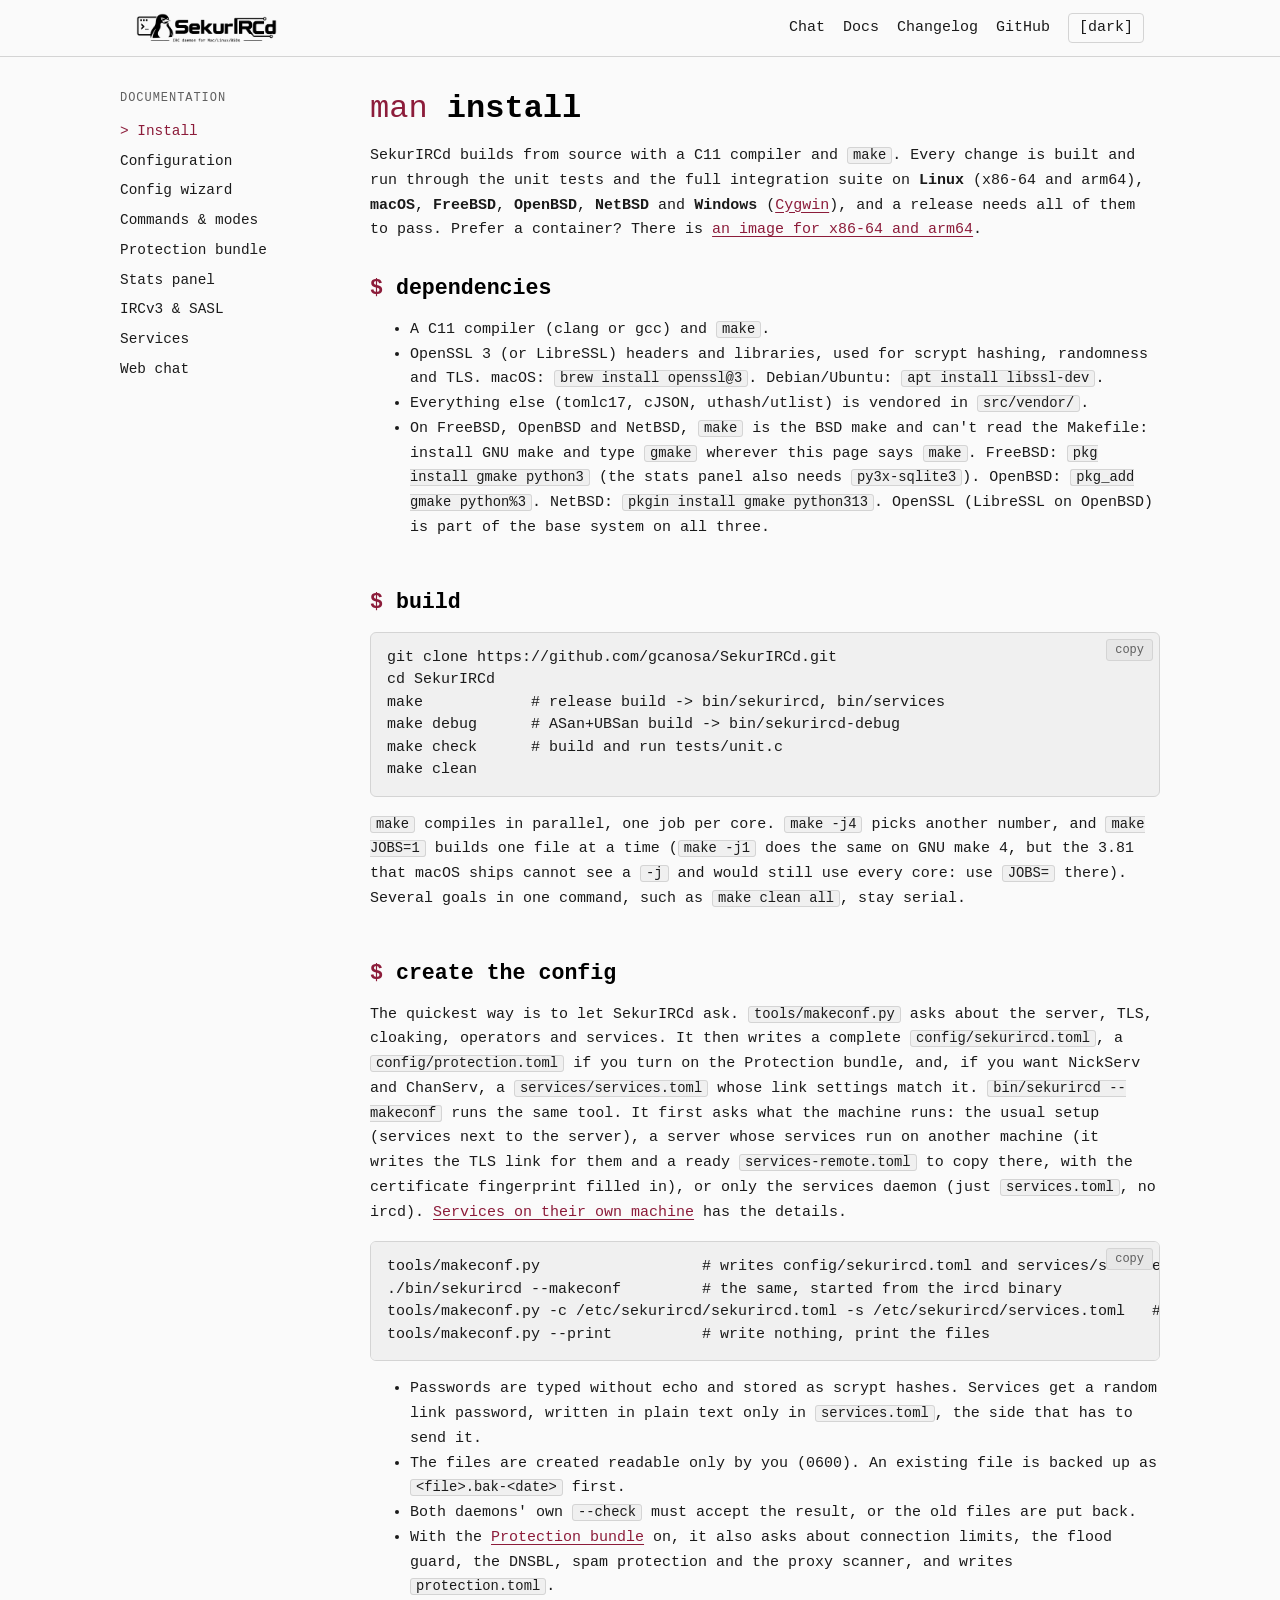
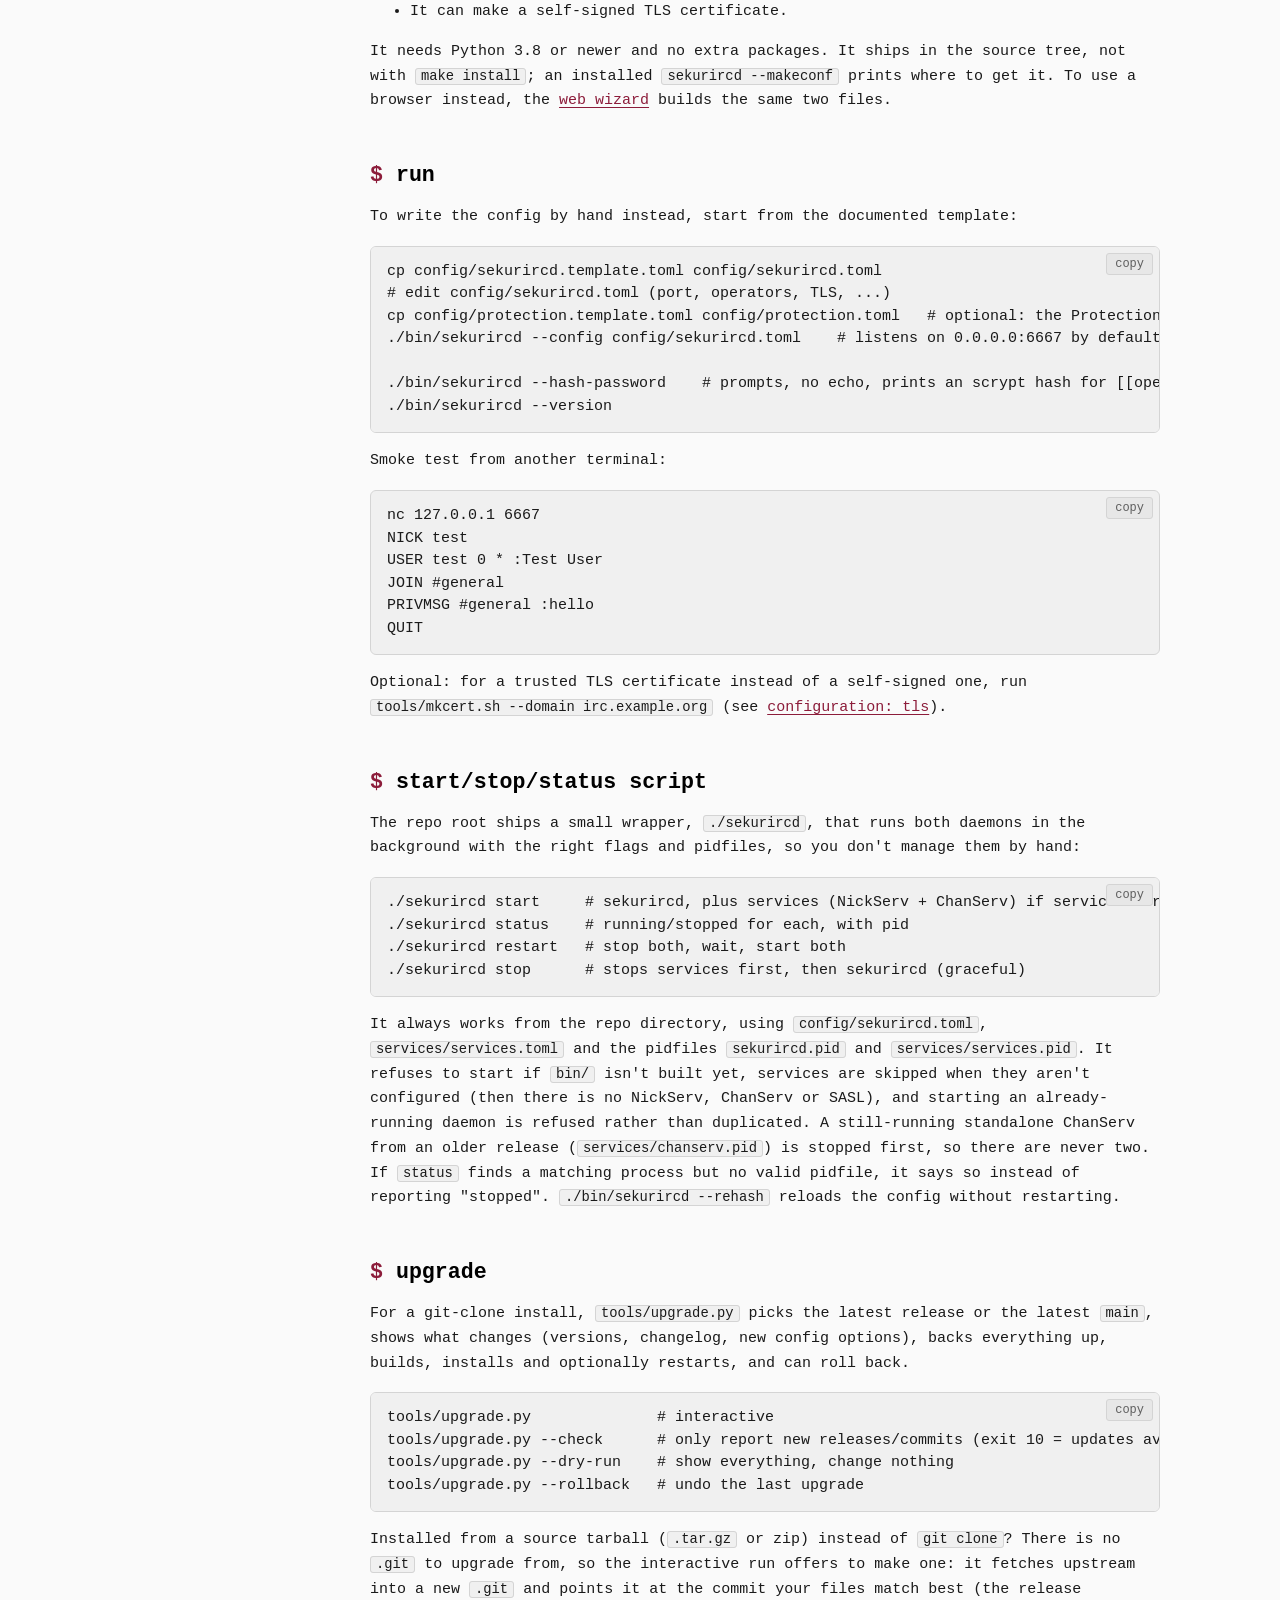
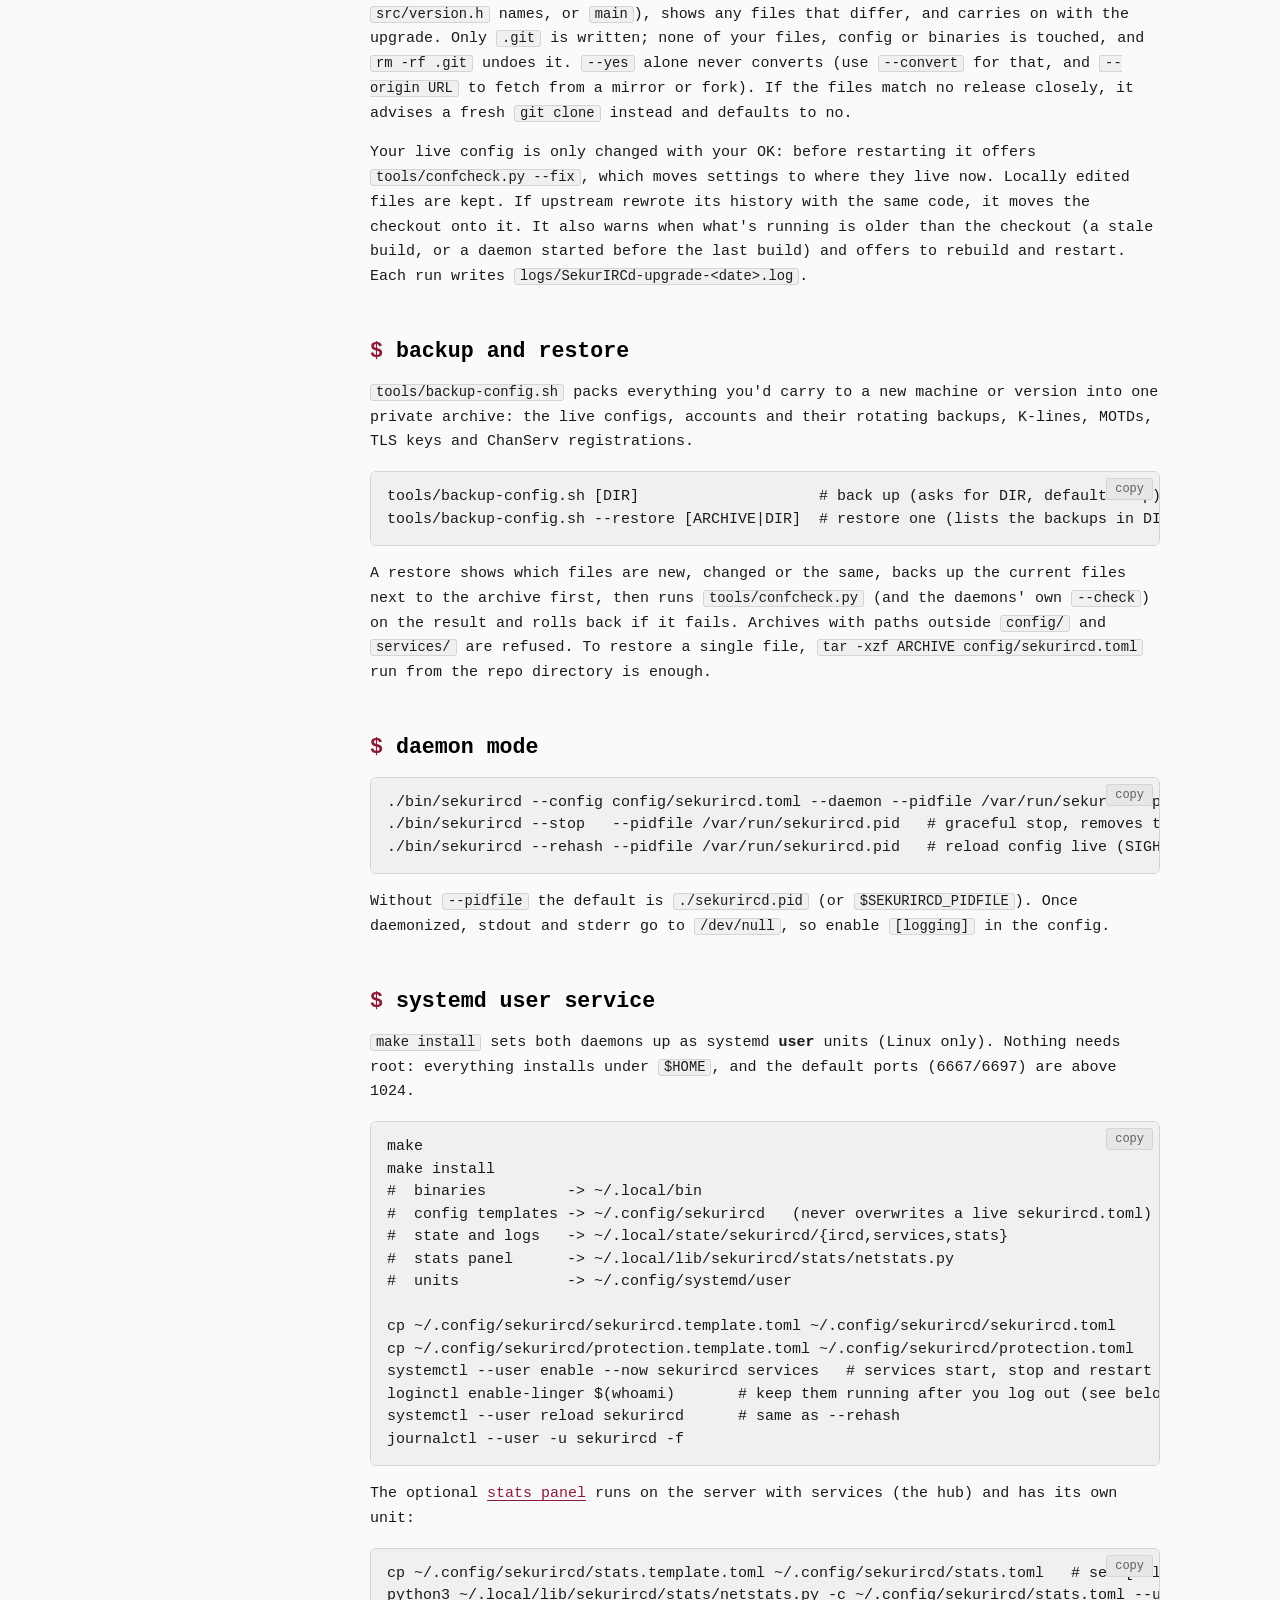
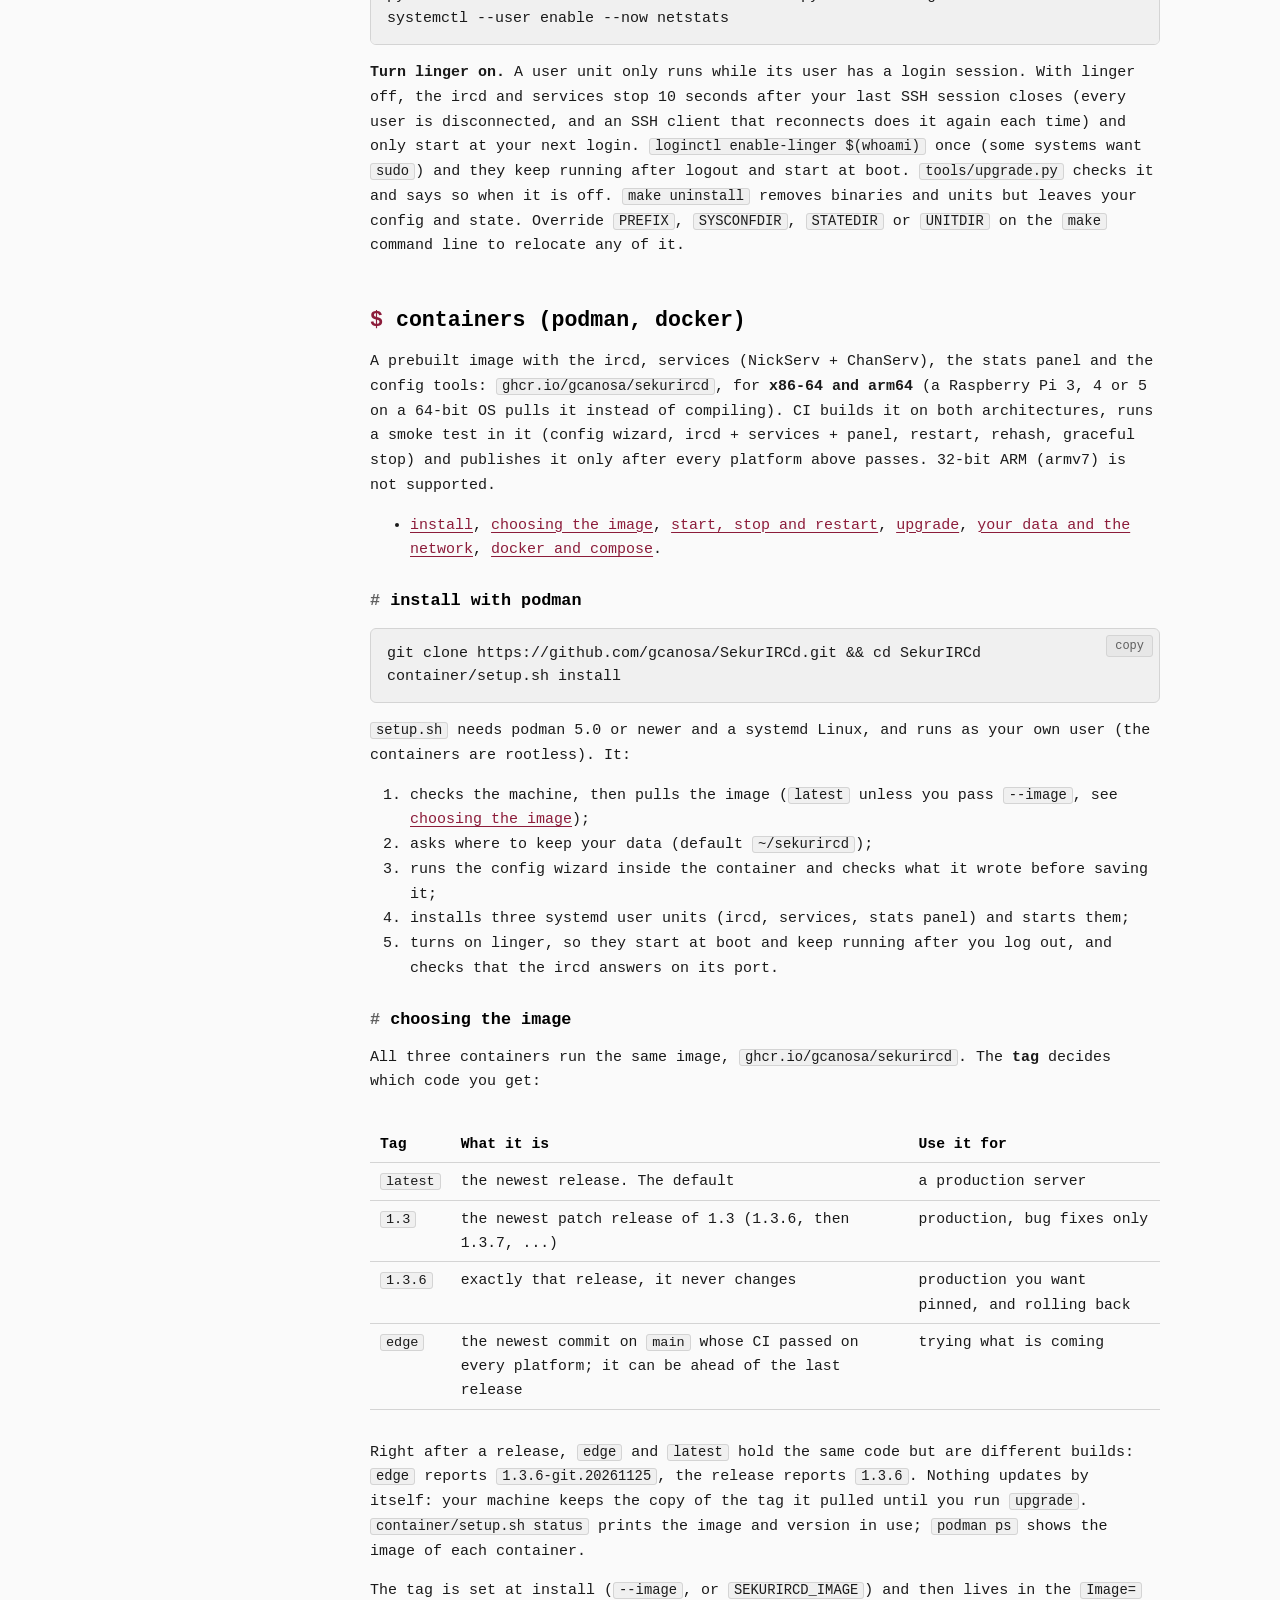
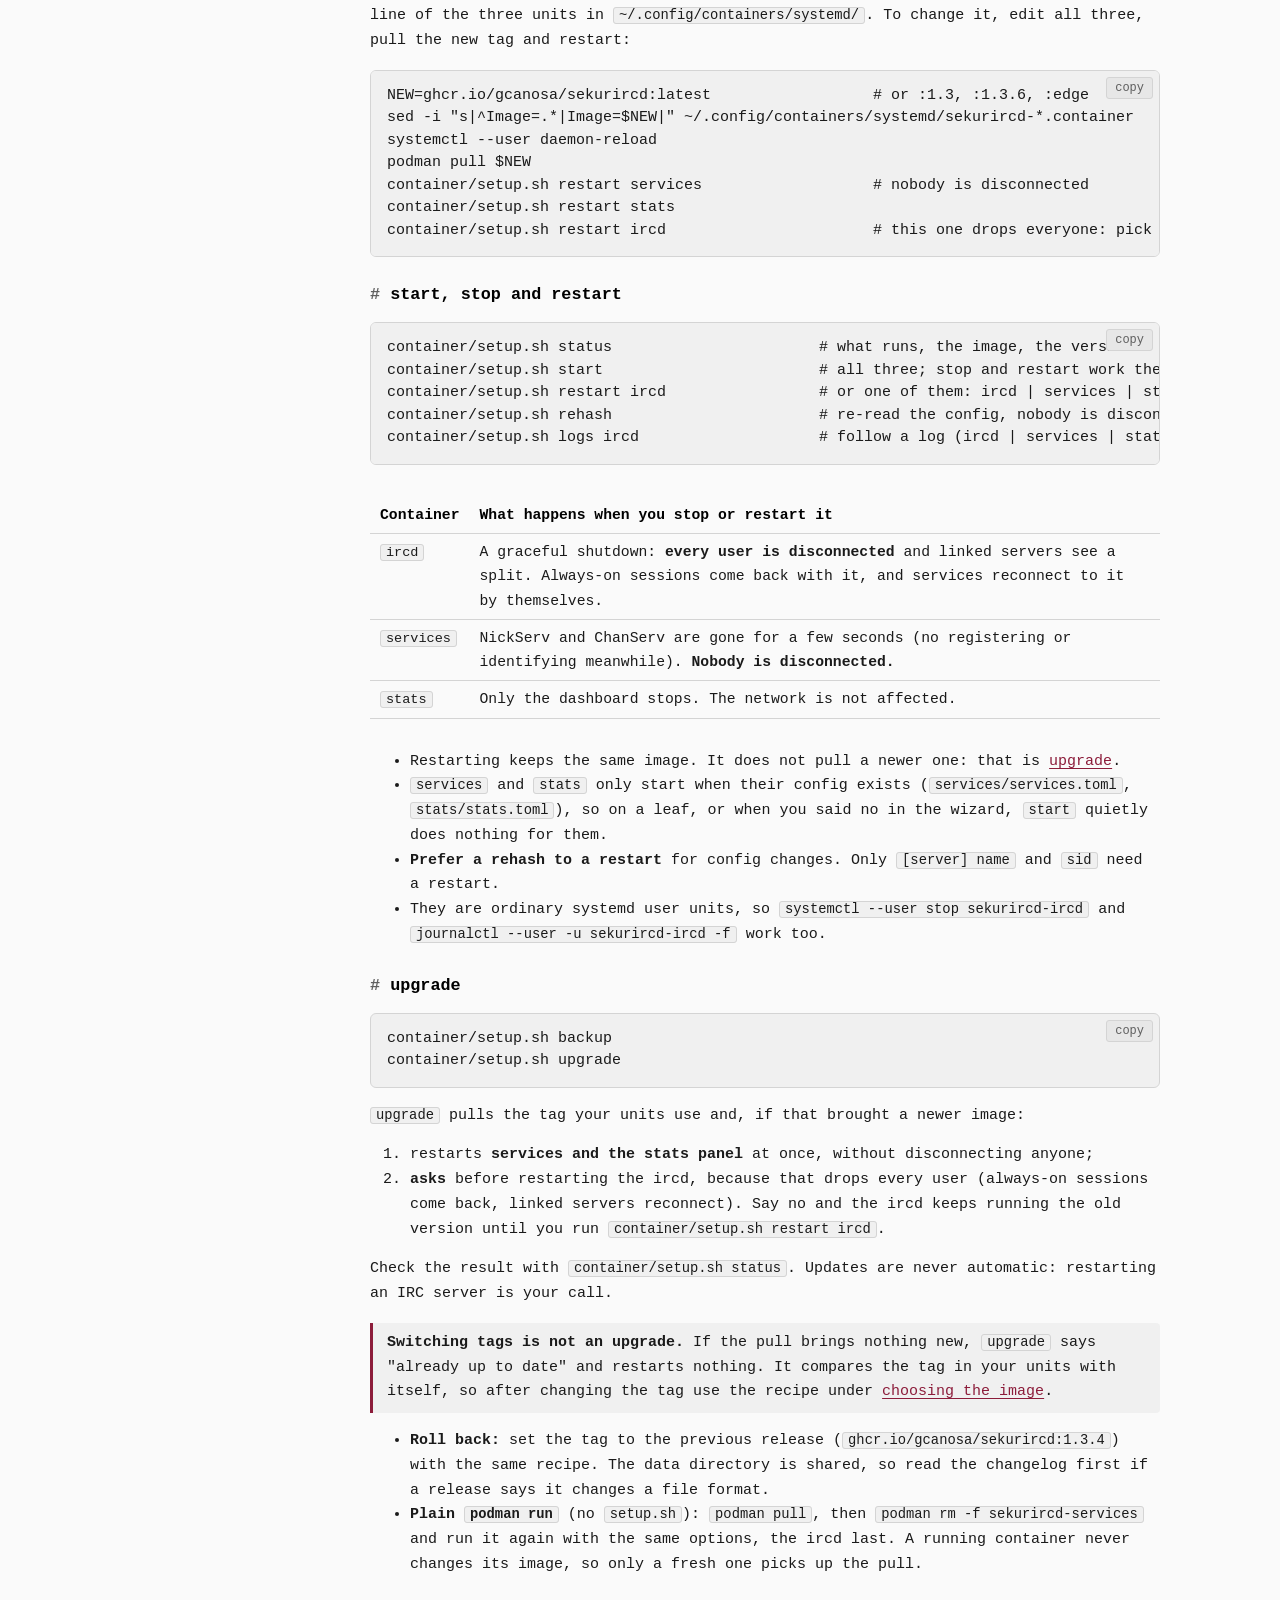
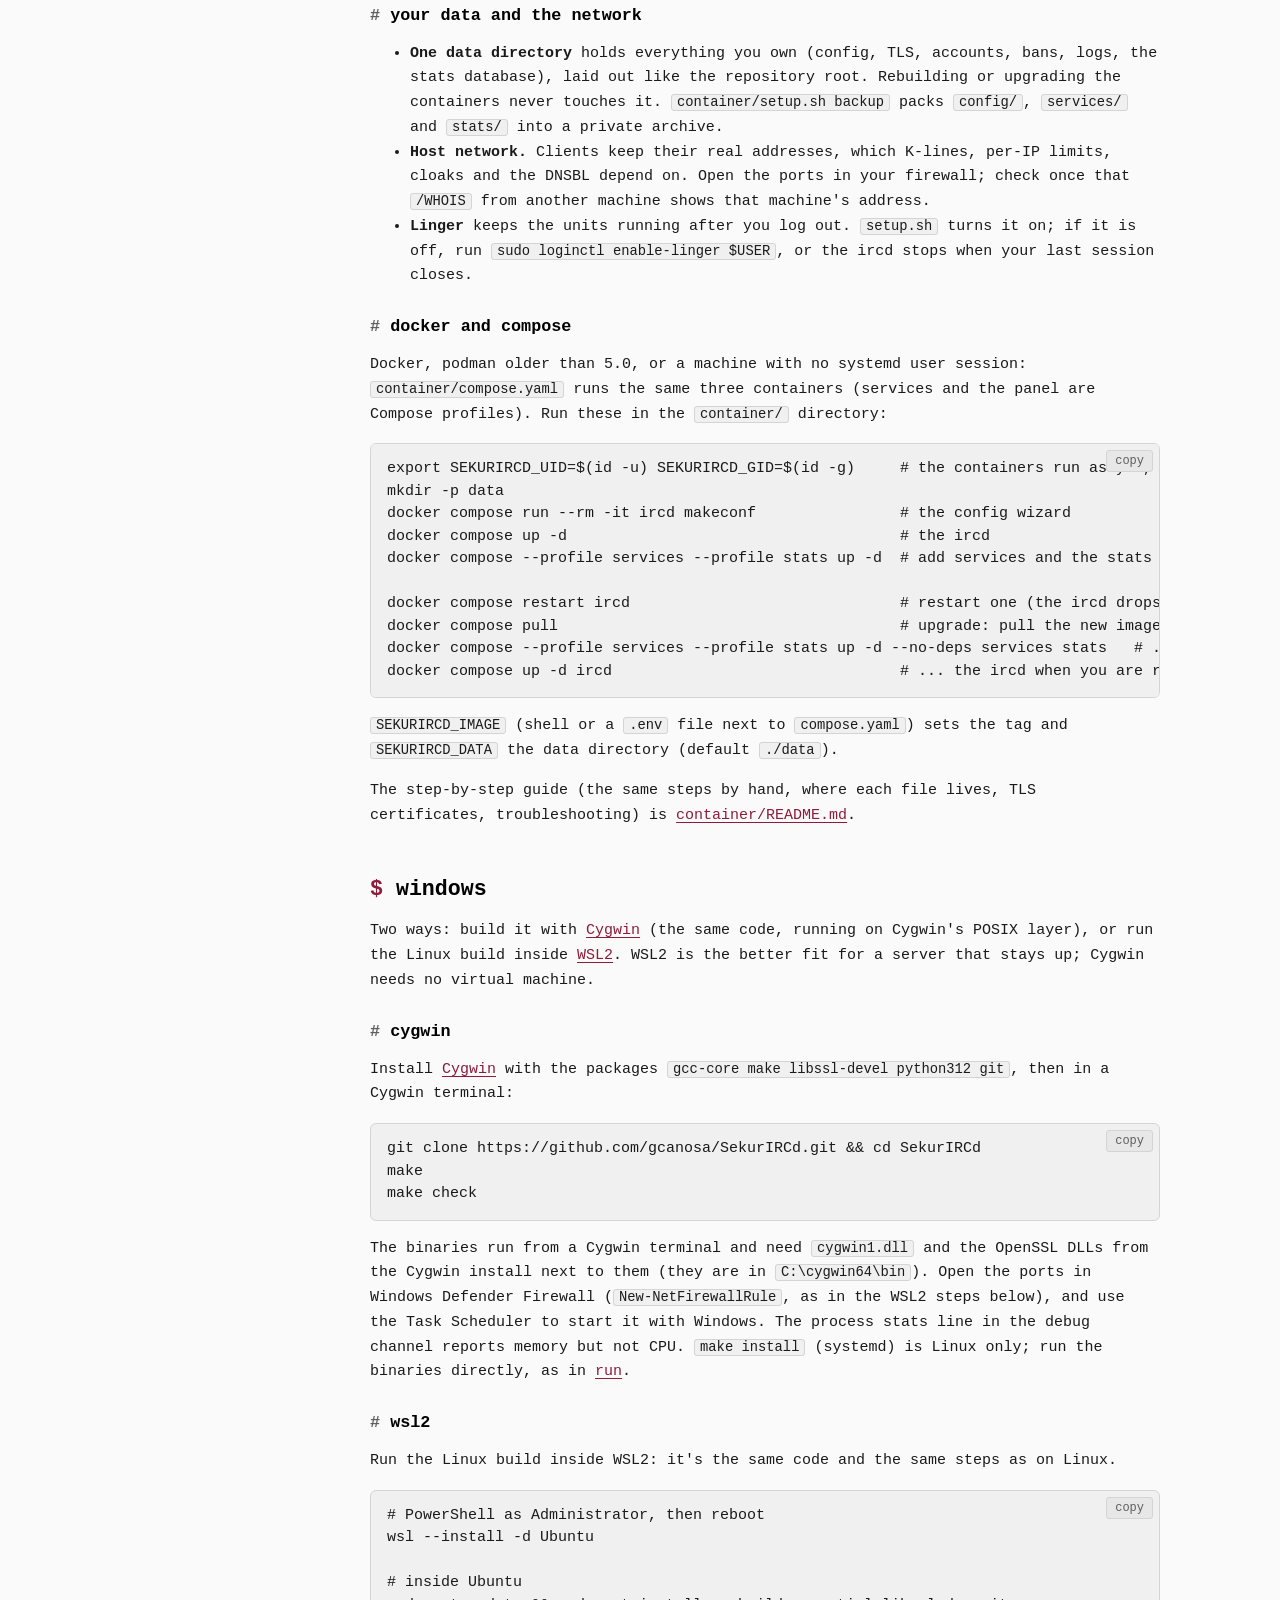
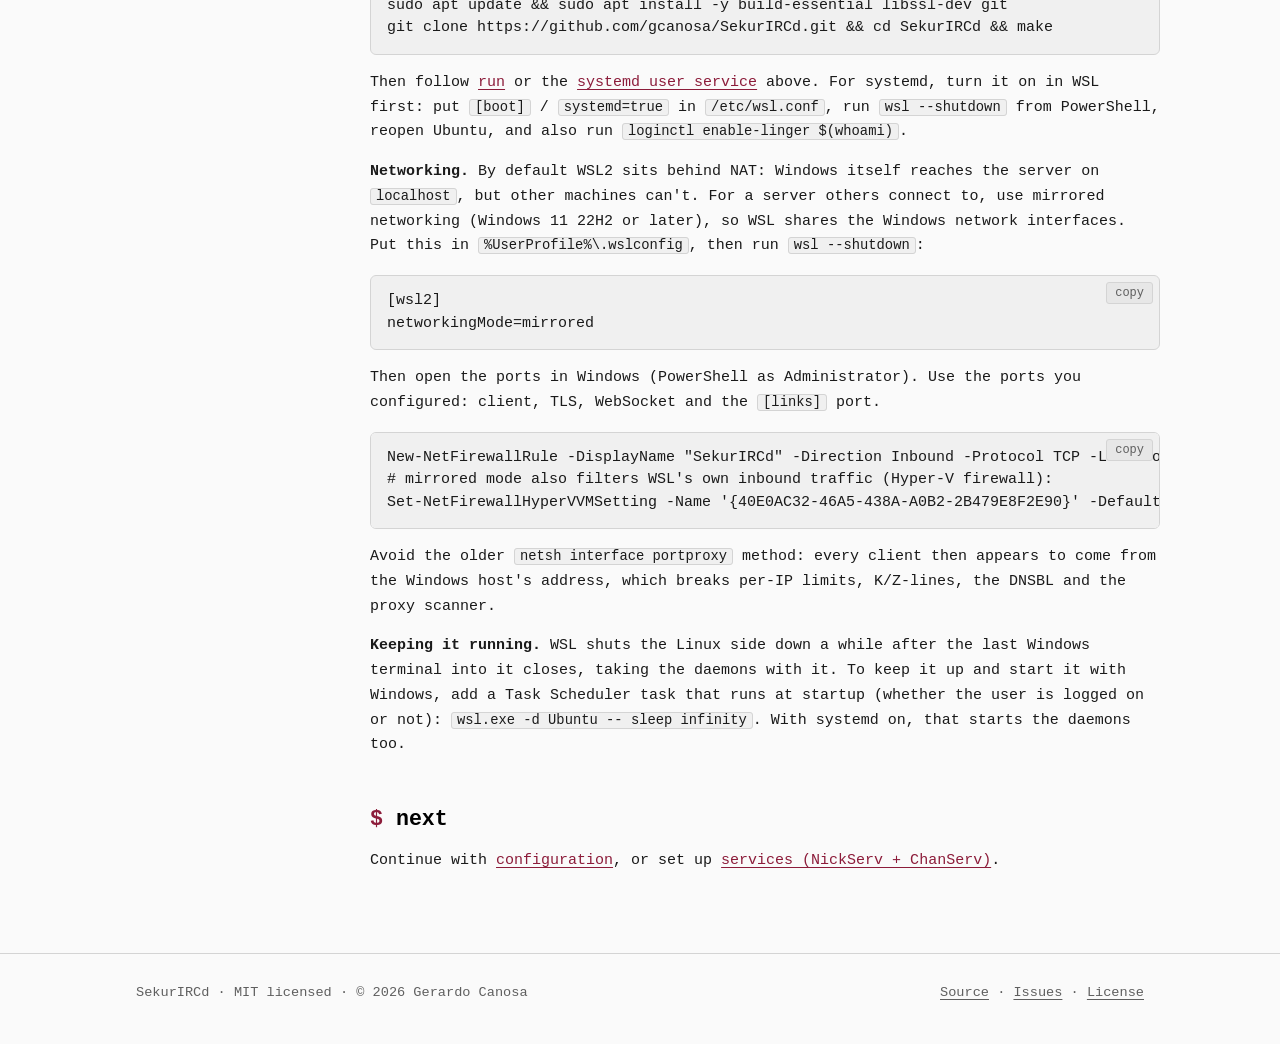
<file: web/docs/install.html>
<!doctype html>
<html lang="en">
<head>
<meta charset="utf-8">
<meta name="viewport" content="width=device-width, initial-scale=1">
<title>Install · SekurIRCd docs</title>
<meta name="description" content="Build SekurIRCd from source, run it as a daemon or a systemd user service, or in a podman or Docker container.">
<link rel="canonical" href="https://gcanosa.github.io/SekurIRCd/docs/install.html">
<meta property="og:title" content="Install · SekurIRCd docs">
<meta property="og:description" content="Build SekurIRCd from source, run it as a daemon or a systemd user service, or in a podman or Docker container.">
<meta property="og:image" content="https://gcanosa.github.io/SekurIRCd/img/og.png">
<meta property="og:type" content="website">
<meta name="twitter:card" content="summary_large_image">
<meta property="og:url" content="https://gcanosa.github.io/SekurIRCd/docs/install.html">
<link rel="icon" href="../img/favicon.ico" sizes="any">
<script>(function(){var t;try{t=localStorage.getItem("theme")}catch(e){}if(t!=="light"&&t!=="dark")t=matchMedia("(prefers-color-scheme: light)").matches?"light":"dark";document.documentElement.dataset.theme=t})()</script>
<link rel="stylesheet" href="../css/site.css">
</head>
<body data-root="../" data-page="install">
<header id="site-header"></header>
<div class="wrap docs-layout">
<aside id="docs-nav" class="docs-nav"></aside>
<main class="docs">
<h1>install</h1>
<p>SekurIRCd builds from source with a C11 compiler and <code>make</code>. Every change is built and run through the unit tests and the full
  integration suite on <strong>Linux</strong> (x86-64 and arm64), <strong>macOS</strong>, <strong>FreeBSD</strong>, <strong>OpenBSD</strong>,
  <strong>NetBSD</strong> and <strong>Windows</strong> (<a href="#windows">Cygwin</a>), and a release needs all of them to pass.
  Prefer a container? There is <a href="#containers">an image for x86-64 and arm64</a>.</p>

<h2>dependencies</h2>
<ul>
  <li>A C11 compiler (clang or gcc) and <code>make</code>.</li>
  <li>OpenSSL 3 (or LibreSSL) headers and libraries, used for scrypt hashing, randomness and TLS.
    macOS: <code>brew install openssl@3</code>. Debian/Ubuntu: <code>apt install libssl-dev</code>.</li>
  <li>Everything else (tomlc17, cJSON, uthash/utlist) is vendored in <code>src/vendor/</code>.</li>
  <li>On FreeBSD, OpenBSD and NetBSD, <code>make</code> is the BSD make and can't read the Makefile: install GNU make and type
    <code>gmake</code> wherever this page says <code>make</code>.
    FreeBSD: <code>pkg install gmake python3</code> (the stats panel also needs <code>py3x-sqlite3</code>).
    OpenBSD: <code>pkg_add gmake python%3</code>. NetBSD: <code>pkgin install gmake python313</code>.
    OpenSSL (LibreSSL on OpenBSD) is part of the base system on all three.</li>
</ul>

<h2>build</h2>
<pre>git clone https://github.com/gcanosa/SekurIRCd.git
cd SekurIRCd
make            # release build -> bin/sekurircd, bin/services
make debug      # ASan+UBSan build -> bin/sekurircd-debug
make check      # build and run tests/unit.c
make clean</pre>
<p><code>make</code> compiles in parallel, one job per core. <code>make -j4</code> picks another number, and <code>make JOBS=1</code> builds one file at a
  time (<code>make -j1</code> does the same on GNU make 4, but the 3.81 that macOS ships cannot see a <code>-j</code> and would still use every core: use <code>JOBS=</code>
  there). Several goals in one command, such as <code>make clean all</code>, stay serial.</p>

<h2 id="makeconf">create the config</h2>
<p>The quickest way is to let SekurIRCd ask. <code>tools/makeconf.py</code> asks about the server, TLS, cloaking, operators and services.
  It then writes a complete <code>config/sekurircd.toml</code>, a <code>config/protection.toml</code> if you turn on the
  Protection bundle, and, if you want NickServ and ChanServ, a <code>services/services.toml</code> whose link settings match it. <code>bin/sekurircd --makeconf</code> runs the same tool.
  It first asks what the machine runs: the usual setup (services next to the server), a server whose services run on another machine (it writes the TLS link for them and a ready
  <code>services-remote.toml</code> to copy there, with the certificate fingerprint filled in), or only the services daemon (just <code>services.toml</code>, no ircd).
  <a href="configuration.html#remote-services">Services on their own machine</a> has the details.</p>
<pre>tools/makeconf.py                  # writes config/sekurircd.toml and services/services.toml
./bin/sekurircd --makeconf         # the same, started from the ircd binary
tools/makeconf.py -c /etc/sekurircd/sekurircd.toml -s /etc/sekurircd/services.toml   # other paths
tools/makeconf.py --print          # write nothing, print the files</pre>
<ul>
  <li>Passwords are typed without echo and stored as scrypt hashes. Services get a random link password, written in plain text only
    in <code>services.toml</code>, the side that has to send it.</li>
  <li>The files are created readable only by you (0600). An existing file is backed up as <code>&lt;file&gt;.bak-&lt;date&gt;</code> first.</li>
  <li>Both daemons' own <code>--check</code> must accept the result, or the old files are put back.</li>
  <li>With the <a href="protection.html">Protection bundle</a> on, it also asks about connection limits, the flood guard,
    the DNSBL, spam protection and the proxy scanner, and writes <code>protection.toml</code>.</li>
  <li>It can make a self-signed TLS certificate.</li>
</ul>
<p>It needs Python 3.8 or newer and no extra packages. It ships in the source tree, not with <code>make install</code>; an installed
  <code>sekurircd --makeconf</code> prints where to get it. To use a browser instead, the <a href="wizard.html">web wizard</a> builds the same two files.</p>

<h2 id="run">run</h2>
<p>To write the config by hand instead, start from the documented template:</p>
<pre>cp config/sekurircd.template.toml config/sekurircd.toml
# edit config/sekurircd.toml (port, operators, TLS, ...)
cp config/protection.template.toml config/protection.toml   # optional: the Protection bundle
./bin/sekurircd --config config/sekurircd.toml    # listens on 0.0.0.0:6667 by default

./bin/sekurircd --hash-password    # prompts, no echo, prints an scrypt hash for [[operators]]
./bin/sekurircd --version</pre>
<p>Smoke test from another terminal:</p>
<pre>nc 127.0.0.1 6667
NICK test
USER test 0 * :Test User
JOIN #general
PRIVMSG #general :hello
QUIT</pre>

<p>Optional: for a trusted TLS certificate instead of a self-signed one, run <code>tools/mkcert.sh --domain irc.example.org</code>
  (see <a href="configuration.html#tls">configuration: tls</a>).</p>

<h2>start/stop/status script</h2>
<p>The repo root ships a small wrapper, <code>./sekurircd</code>, that runs both daemons in the background with the right flags and pidfiles, so you
  don't manage them by hand:</p>
<pre>./sekurircd start     # sekurircd, plus services (NickServ + ChanServ) if services/services.toml exists
./sekurircd status    # running/stopped for each, with pid
./sekurircd restart   # stop both, wait, start both
./sekurircd stop      # stops services first, then sekurircd (graceful)</pre>
<p>It always works from the repo directory, using <code>config/sekurircd.toml</code>, <code>services/services.toml</code> and the pidfiles
  <code>sekurircd.pid</code> and <code>services/services.pid</code>. It refuses to start if <code>bin/</code> isn't built yet, services are skipped when they aren't
  configured (then there is no NickServ, ChanServ or SASL), and starting an already-running daemon is refused rather than duplicated. A still-running
  standalone ChanServ from an older release (<code>services/chanserv.pid</code>) is stopped first, so there are never two. If <code>status</code> finds a
  matching process but no valid pidfile, it says so instead of reporting "stopped". <code>./bin/sekurircd --rehash</code> reloads the config without restarting.</p>

<h2 id="upgrade">upgrade</h2>
<p>For a git-clone install, <code>tools/upgrade.py</code> picks the latest release or the latest <code>main</code>, shows what changes (versions, changelog,
  new config options), backs everything up, builds, installs and optionally restarts, and can roll back.</p>
<pre>tools/upgrade.py              # interactive
tools/upgrade.py --check      # only report new releases/commits (exit 10 = updates available, 11 = not a git checkout)
tools/upgrade.py --dry-run    # show everything, change nothing
tools/upgrade.py --rollback   # undo the last upgrade</pre>
<p>Installed from a source tarball (<code>.tar.gz</code> or zip) instead of <code>git clone</code>? There is no <code>.git</code> to upgrade from, so the
  interactive run offers to make one: it fetches upstream into a new <code>.git</code> and points it at the commit your files match best (the release
  <code>src/version.h</code> names, or <code>main</code>), shows any files that differ, and carries on with the upgrade. Only <code>.git</code> is
  written; none of your files, config or binaries is touched, and <code>rm -rf .git</code> undoes it. <code>--yes</code> alone never converts (use
  <code>--convert</code> for that, and <code>--origin URL</code> to fetch from a mirror or fork). If the files match no release closely, it advises a fresh
  <code>git clone</code> instead and defaults to no.</p>
<p>Your live config is only changed with your OK: before restarting it offers <code>tools/confcheck.py --fix</code>, which moves settings to where they
  live now. Locally edited files are kept. If upstream rewrote its history with the same code, it moves the checkout onto it. It also warns
  when what's running is older than the checkout (a stale build, or a daemon started before the last build) and offers to rebuild and restart.
  Each run writes <code>logs/SekurIRCd-upgrade-&lt;date&gt;.log</code>.</p>

<h2 id="backup">backup and restore</h2>
<p><code>tools/backup-config.sh</code> packs everything you'd carry to a new machine or version into one private archive: the live configs,
  accounts and their rotating backups, K-lines, MOTDs, TLS keys and ChanServ registrations.</p>
<pre>tools/backup-config.sh [DIR]                    # back up (asks for DIR, default /tmp)
tools/backup-config.sh --restore [ARCHIVE|DIR]  # restore one (lists the backups in DIR to pick from)</pre>
<p>A restore shows which files are new, changed or the same, backs up the current files next to the archive first, then runs
  <code>tools/confcheck.py</code> (and the daemons' own <code>--check</code>) on the result and rolls back if it fails. Archives with paths outside
  <code>config/</code> and <code>services/</code> are refused. To restore a single file, <code>tar -xzf ARCHIVE config/sekurircd.toml</code> run from the repo directory is enough.</p>

<h2>daemon mode</h2>
<pre>./bin/sekurircd --config config/sekurircd.toml --daemon --pidfile /var/run/sekurircd.pid
./bin/sekurircd --stop   --pidfile /var/run/sekurircd.pid   # graceful stop, removes the pidfile
./bin/sekurircd --rehash --pidfile /var/run/sekurircd.pid   # reload config live (SIGHUP)</pre>
<p>Without <code>--pidfile</code> the default is <code>./sekurircd.pid</code> (or <code>$SEKURIRCD_PIDFILE</code>).
  Once daemonized, stdout and stderr go to <code>/dev/null</code>, so enable <code>[logging]</code> in the config.</p>

<h2 id="systemd-user-service">systemd user service</h2>
<p><code>make install</code> sets both daemons up as systemd <strong>user</strong> units (Linux only). Nothing needs root:
  everything installs under <code>$HOME</code>, and the default ports (6667/6697) are above 1024.</p>
<pre>make
make install
#  binaries         -> ~/.local/bin
#  config templates -> ~/.config/sekurircd   (never overwrites a live sekurircd.toml)
#  state and logs   -> ~/.local/state/sekurircd/{ircd,services,stats}
#  stats panel      -> ~/.local/lib/sekurircd/stats/netstats.py
#  units            -> ~/.config/systemd/user

cp ~/.config/sekurircd/sekurircd.template.toml ~/.config/sekurircd/sekurircd.toml
cp ~/.config/sekurircd/protection.template.toml ~/.config/sekurircd/protection.toml   # optional: the Protection bundle
systemctl --user enable --now sekurircd services   # services start, stop and restart with sekurircd
loginctl enable-linger $(whoami)       # keep them running after you log out (see below)
systemctl --user reload sekurircd      # same as --rehash
journalctl --user -u sekurircd -f</pre>
<p>The optional <a href="stats.html">stats panel</a> runs on the server with services (the hub) and has its own unit:</p>
<pre>cp ~/.config/sekurircd/stats.template.toml ~/.config/sekurircd/stats.toml   # set [collector] enabled = true
python3 ~/.local/lib/sekurircd/stats/netstats.py -c ~/.config/sekurircd/stats.toml --user --admin --add yourname
systemctl --user enable --now netstats</pre>
<p><strong>Turn linger on.</strong> A user unit only runs while its user has a login session. With linger off, the ircd and services stop 10 seconds after
  your last SSH session closes (every user is disconnected, and an SSH client that reconnects does it again each time) and only start at your next login.
  <code>loginctl enable-linger $(whoami)</code> once (some systems want <code>sudo</code>) and they keep running after logout and start at boot.
  <code>tools/upgrade.py</code> checks it and says so when it is off. <code>make uninstall</code> removes binaries and units but leaves
  your config and state. Override <code>PREFIX</code>, <code>SYSCONFDIR</code>, <code>STATEDIR</code> or
  <code>UNITDIR</code> on the <code>make</code> command line to relocate any of it.</p>

<h2 id="containers">containers (podman, docker)</h2>
<p>A prebuilt image with the ircd, services (NickServ + ChanServ), the stats panel and the config tools: <code>ghcr.io/gcanosa/sekurircd</code>,
  for <strong>x86-64 and arm64</strong> (a Raspberry Pi 3, 4 or 5 on a 64-bit OS pulls it instead of compiling). CI builds it on both architectures,
  runs a smoke test in it (config wizard, ircd + services + panel, restart, rehash, graceful stop) and publishes it only after every platform above passes.
  32-bit ARM (armv7) is not supported.</p>
<ul>
<li><a href="#container-install">install</a>, <a href="#container-image">choosing the image</a>, <a href="#container-run">start, stop and restart</a>,
  <a href="#container-upgrade">upgrade</a>, <a href="#container-data">your data and the network</a>, <a href="#container-docker">docker and compose</a>.</li>
</ul>

<h3 id="container-install">install with podman</h3>
<pre>git clone https://github.com/gcanosa/SekurIRCd.git &amp;&amp; cd SekurIRCd
container/setup.sh install</pre>
<p><code>setup.sh</code> needs podman 5.0 or newer and a systemd Linux, and runs as your own user (the containers are rootless). It:</p>
<ol>
<li>checks the machine, then pulls the image (<code>latest</code> unless you pass <code>--image</code>, see <a href="#container-image">choosing the image</a>);</li>
<li>asks where to keep your data (default <code>~/sekurircd</code>);</li>
<li>runs the config wizard inside the container and checks what it wrote before saving it;</li>
<li>installs three systemd user units (ircd, services, stats panel) and starts them;</li>
<li>turns on linger, so they start at boot and keep running after you log out, and checks that the ircd answers on its port.</li>
</ol>

<h3 id="container-image">choosing the image</h3>
<p>All three containers run the same image, <code>ghcr.io/gcanosa/sekurircd</code>. The <strong>tag</strong> decides which code you get:</p>
<div class="tablewrap"><table>
<tr><th>Tag</th><th>What it is</th><th>Use it for</th></tr>
<tr><td><code>latest</code></td><td>the newest release. The default</td><td>a production server</td></tr>
<tr><td><code>1.3</code></td><td>the newest patch release of 1.3 (1.3.6, then 1.3.7, ...)</td><td>production, bug fixes only</td></tr>
<tr><td><code>1.3.6</code></td><td>exactly that release, it never changes</td><td>production you want pinned, and rolling back</td></tr>
<tr><td><code>edge</code></td><td>the newest commit on <code>main</code> whose CI passed on every platform; it can be ahead of the last release</td><td>trying what is coming</td></tr>
</table></div>
<p>Right after a release, <code>edge</code> and <code>latest</code> hold the same code but are different builds: <code>edge</code> reports
  <code>1.3.6-git.20261125</code>, the release reports <code>1.3.6</code>. Nothing updates by itself: your machine keeps the copy of the tag it pulled until you
  run <code>upgrade</code>. <code>container/setup.sh status</code> prints the image and version in use; <code>podman ps</code> shows the image of each container.</p>
<p>The tag is set at install (<code>--image</code>, or <code>SEKURIRCD_IMAGE</code>) and then lives in the <code>Image=</code> line of the three units in
  <code>~/.config/containers/systemd/</code>. To change it, edit all three, pull the new tag and restart:</p>
<pre>NEW=ghcr.io/gcanosa/sekurircd:latest                  # or :1.3, :1.3.6, :edge
sed -i "s|^Image=.*|Image=$NEW|" ~/.config/containers/systemd/sekurircd-*.container
systemctl --user daemon-reload
podman pull $NEW
container/setup.sh restart services                   # nobody is disconnected
container/setup.sh restart stats
container/setup.sh restart ircd                       # this one drops everyone: pick your moment</pre>

<h3 id="container-run">start, stop and restart</h3>
<pre>container/setup.sh status                       # what runs, the image, the version
container/setup.sh start                        # all three; stop and restart work the same way
container/setup.sh restart ircd                 # or one of them: ircd | services | stats
container/setup.sh rehash                       # re-read the config, nobody is disconnected
container/setup.sh logs ircd                    # follow a log (ircd | services | stats)</pre>
<div class="tablewrap"><table>
<tr><th>Container</th><th>What happens when you stop or restart it</th></tr>
<tr><td><code>ircd</code></td><td>A graceful shutdown: <strong>every user is disconnected</strong> and linked servers see a split. Always-on sessions come back with it, and services reconnect to it by themselves.</td></tr>
<tr><td><code>services</code></td><td>NickServ and ChanServ are gone for a few seconds (no registering or identifying meanwhile). <strong>Nobody is disconnected.</strong></td></tr>
<tr><td><code>stats</code></td><td>Only the dashboard stops. The network is not affected.</td></tr>
</table></div>
<ul>
<li>Restarting keeps the same image. It does not pull a newer one: that is <a href="#container-upgrade">upgrade</a>.</li>
<li><code>services</code> and <code>stats</code> only start when their config exists (<code>services/services.toml</code>, <code>stats/stats.toml</code>), so on a leaf, or when you said no in the wizard, <code>start</code> quietly does nothing for them.</li>
<li><strong>Prefer a rehash to a restart</strong> for config changes. Only <code>[server] name</code> and <code>sid</code> need a restart.</li>
<li>They are ordinary systemd user units, so <code>systemctl --user stop sekurircd-ircd</code> and <code>journalctl --user -u sekurircd-ircd -f</code> work too.</li>
</ul>

<h3 id="container-upgrade">upgrade</h3>
<pre>container/setup.sh backup
container/setup.sh upgrade</pre>
<p><code>upgrade</code> pulls the tag your units use and, if that brought a newer image:</p>
<ol>
<li>restarts <strong>services and the stats panel</strong> at once, without disconnecting anyone;</li>
<li><strong>asks</strong> before restarting the ircd, because that drops every user (always-on sessions come back, linked servers reconnect). Say no and the ircd keeps running the old version until you run <code>container/setup.sh restart ircd</code>.</li>
</ol>
<p>Check the result with <code>container/setup.sh status</code>. Updates are never automatic: restarting an IRC server is your call.</p>
<div class="note"><strong>Switching tags is not an upgrade.</strong> If the pull brings nothing new, <code>upgrade</code> says "already up to date" and restarts nothing. It compares the tag in your
  units with itself, so after changing the tag use the recipe under <a href="#container-image">choosing the image</a>.</div>
<ul>
<li><strong>Roll back:</strong> set the tag to the previous release (<code>ghcr.io/gcanosa/sekurircd:1.3.4</code>) with the same recipe. The data directory is shared, so read the changelog first if a release says it changes a file format.</li>
<li><strong>Plain <code>podman run</code></strong> (no <code>setup.sh</code>): <code>podman pull</code>, then <code>podman rm -f sekurircd-services</code> and run it again with the same options, the ircd last. A running container never changes its image, so only a fresh one picks up the pull.</li>
</ul>

<h3 id="container-data">your data and the network</h3>
<ul>
<li><strong>One data directory</strong> holds everything you own (config, TLS, accounts, bans, logs, the stats database), laid out like the repository root. Rebuilding or upgrading the containers never touches it. <code>container/setup.sh backup</code> packs <code>config/</code>, <code>services/</code> and <code>stats/</code> into a private archive.</li>
<li><strong>Host network.</strong> Clients keep their real addresses, which K-lines, per-IP limits, cloaks and the DNSBL depend on. Open the ports in your firewall; check once that <code>/WHOIS</code> from another machine shows that machine's address.</li>
<li><strong>Linger</strong> keeps the units running after you log out. <code>setup.sh</code> turns it on; if it is off, run <code>sudo loginctl enable-linger $USER</code>, or the ircd stops when your last session closes.</li>
</ul>

<h3 id="container-docker">docker and compose</h3>
<p>Docker, podman older than 5.0, or a machine with no systemd user session: <code>container/compose.yaml</code> runs the same three containers (services and the panel are Compose profiles). Run these in the <code>container/</code> directory:</p>
<pre>export SEKURIRCD_UID=$(id -u) SEKURIRCD_GID=$(id -g)     # the containers run as you, so the data directory stays yours
mkdir -p data
docker compose run --rm -it ircd makeconf                # the config wizard
docker compose up -d                                     # the ircd
docker compose --profile services --profile stats up -d  # add services and the stats panel

docker compose restart ircd                              # restart one (the ircd drops everyone)
docker compose pull                                      # upgrade: pull the new image ...
docker compose --profile services --profile stats up -d --no-deps services stats   # ... services and the panel first
docker compose up -d ircd                                # ... the ircd when you are ready</pre>
<p><code>SEKURIRCD_IMAGE</code> (shell or a <code>.env</code> file next to <code>compose.yaml</code>) sets the tag and <code>SEKURIRCD_DATA</code> the data directory (default <code>./data</code>).</p>
<p>The step-by-step guide (the same steps by hand, where each file lives, TLS certificates, troubleshooting) is
  <a href="https://github.com/gcanosa/SekurIRCd/blob/main/container/README.md">container/README.md</a>.</p>

<h2 id="windows">windows</h2>
<p>Two ways: build it with <a href="#cygwin">Cygwin</a> (the same code, running on Cygwin's POSIX layer), or run the Linux build inside <a href="#wsl2">WSL2</a>.
  WSL2 is the better fit for a server that stays up; Cygwin needs no virtual machine.</p>

<h3 id="cygwin">cygwin</h3>
<p>Install <a href="https://www.cygwin.com/">Cygwin</a> with the packages <code>gcc-core make libssl-devel python312 git</code>, then in a Cygwin terminal:</p>
<pre>git clone https://github.com/gcanosa/SekurIRCd.git &amp;&amp; cd SekurIRCd
make
make check</pre>
<p>The binaries run from a Cygwin terminal and need <code>cygwin1.dll</code> and the OpenSSL DLLs from the Cygwin install next to them (they are in <code>C:\cygwin64\bin</code>).
  Open the ports in Windows Defender Firewall (<code>New-NetFirewallRule</code>, as in the WSL2 steps below), and use the Task Scheduler to start it with Windows.
  The process stats line in the debug channel reports memory but not CPU.
  <code>make install</code> (systemd) is Linux only; run the binaries directly, as in <a href="#run">run</a>.</p>

<h3 id="wsl2">wsl2</h3>
<p>Run the Linux build inside WSL2: it's the same code and the same steps as on Linux.</p>
<pre># PowerShell as Administrator, then reboot
wsl --install -d Ubuntu

# inside Ubuntu
sudo apt update &amp;&amp; sudo apt install -y build-essential libssl-dev git
git clone https://github.com/gcanosa/SekurIRCd.git &amp;&amp; cd SekurIRCd &amp;&amp; make</pre>
<p>Then follow <a href="#run">run</a> or the <a href="#systemd-user-service">systemd user service</a> above. For systemd, turn it on in WSL first:
  put <code>[boot]</code> / <code>systemd=true</code> in <code>/etc/wsl.conf</code>, run <code>wsl --shutdown</code> from PowerShell, reopen Ubuntu,
  and also run <code>loginctl enable-linger $(whoami)</code>.</p>
<p><strong>Networking.</strong> By default WSL2 sits behind NAT: Windows itself reaches the server on <code>localhost</code>, but other machines can't.
  For a server others connect to, use mirrored networking (Windows 11 22H2 or later), so WSL shares the Windows network interfaces.
  Put this in <code>%UserProfile%\.wslconfig</code>, then run <code>wsl --shutdown</code>:</p>
<pre>[wsl2]
networkingMode=mirrored</pre>
<p>Then open the ports in Windows (PowerShell as Administrator). Use the ports you configured: client, TLS, WebSocket and the <code>[links]</code> port.</p>
<pre>New-NetFirewallRule -DisplayName "SekurIRCd" -Direction Inbound -Protocol TCP -LocalPort 6667,6697,7070 -Action Allow
# mirrored mode also filters WSL's own inbound traffic (Hyper-V firewall):
Set-NetFirewallHyperVVMSetting -Name '{40E0AC32-46A5-438A-A0B2-2B479E8F2E90}' -DefaultInboundAction Allow</pre>
<p>Avoid the older <code>netsh interface portproxy</code> method: every client then appears to come from the Windows host's address, which breaks
  per-IP limits, K/Z-lines, the DNSBL and the proxy scanner.</p>
<p><strong>Keeping it running.</strong> WSL shuts the Linux side down a while after the last Windows terminal into it closes, taking the daemons with it.
  To keep it up and start it with Windows, add a Task Scheduler task that runs at startup (whether the user is logged on or not):
  <code>wsl.exe -d Ubuntu -- sleep infinity</code>. With systemd on, that starts the daemons too.</p>

<h2>next</h2>
<p>Continue with <a href="configuration.html">configuration</a>, or set up <a href="chanserv.html">services (NickServ + ChanServ)</a>.</p>
</main>
</div>
<footer id="site-footer"></footer>
<script src="../js/site.js"></script>
</body>
</html>
</file>
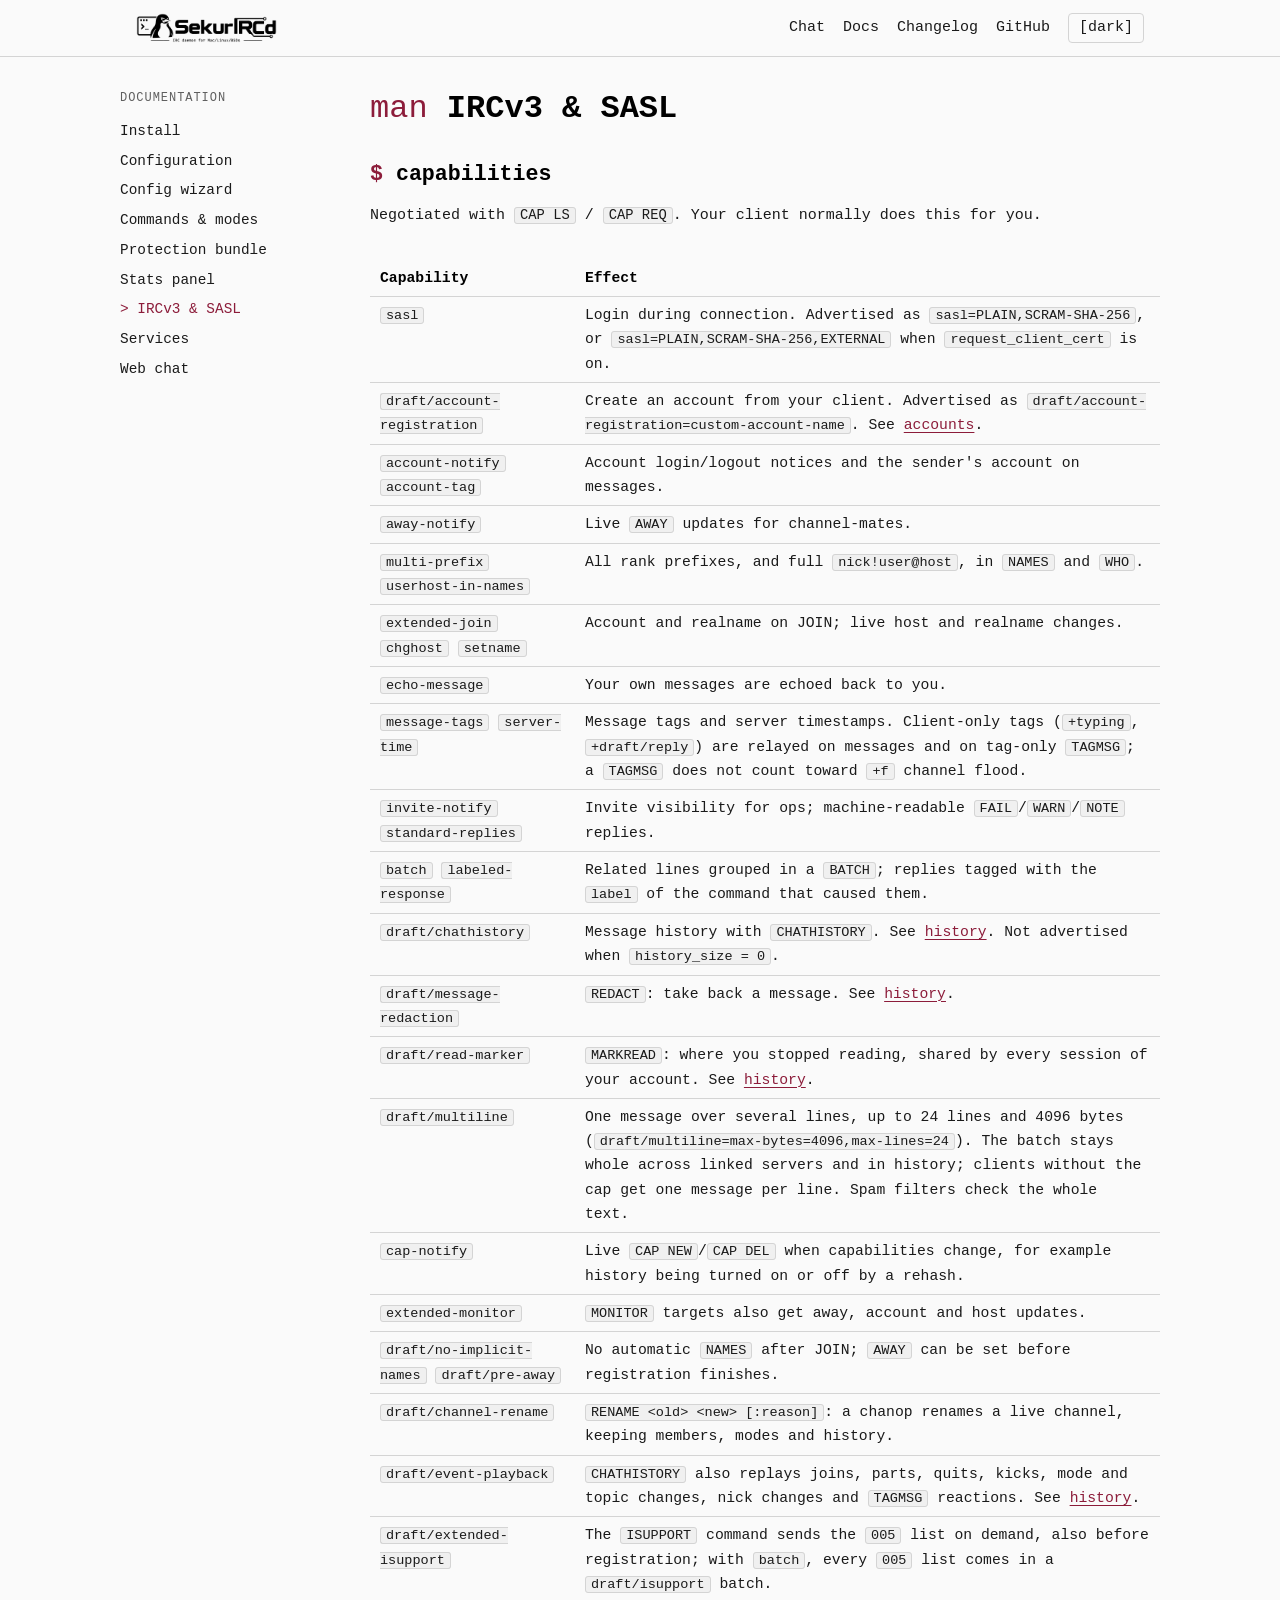
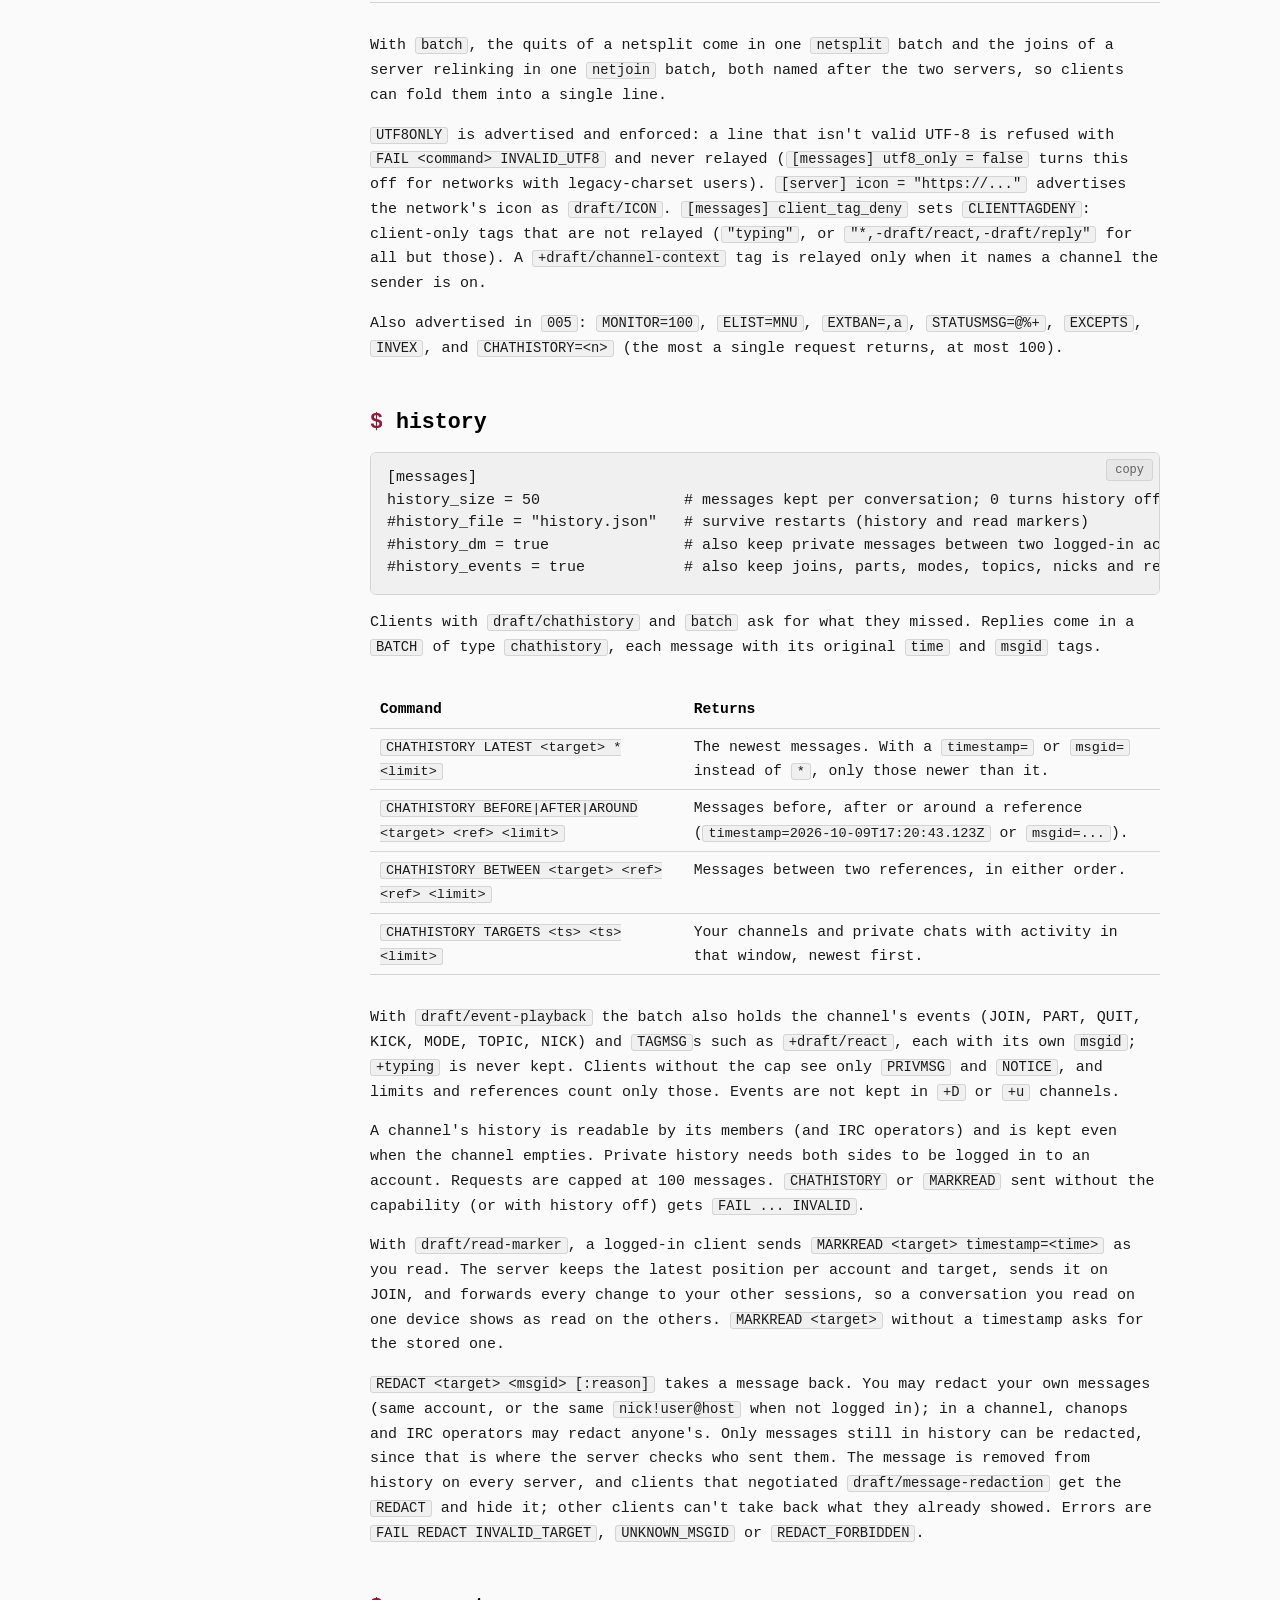
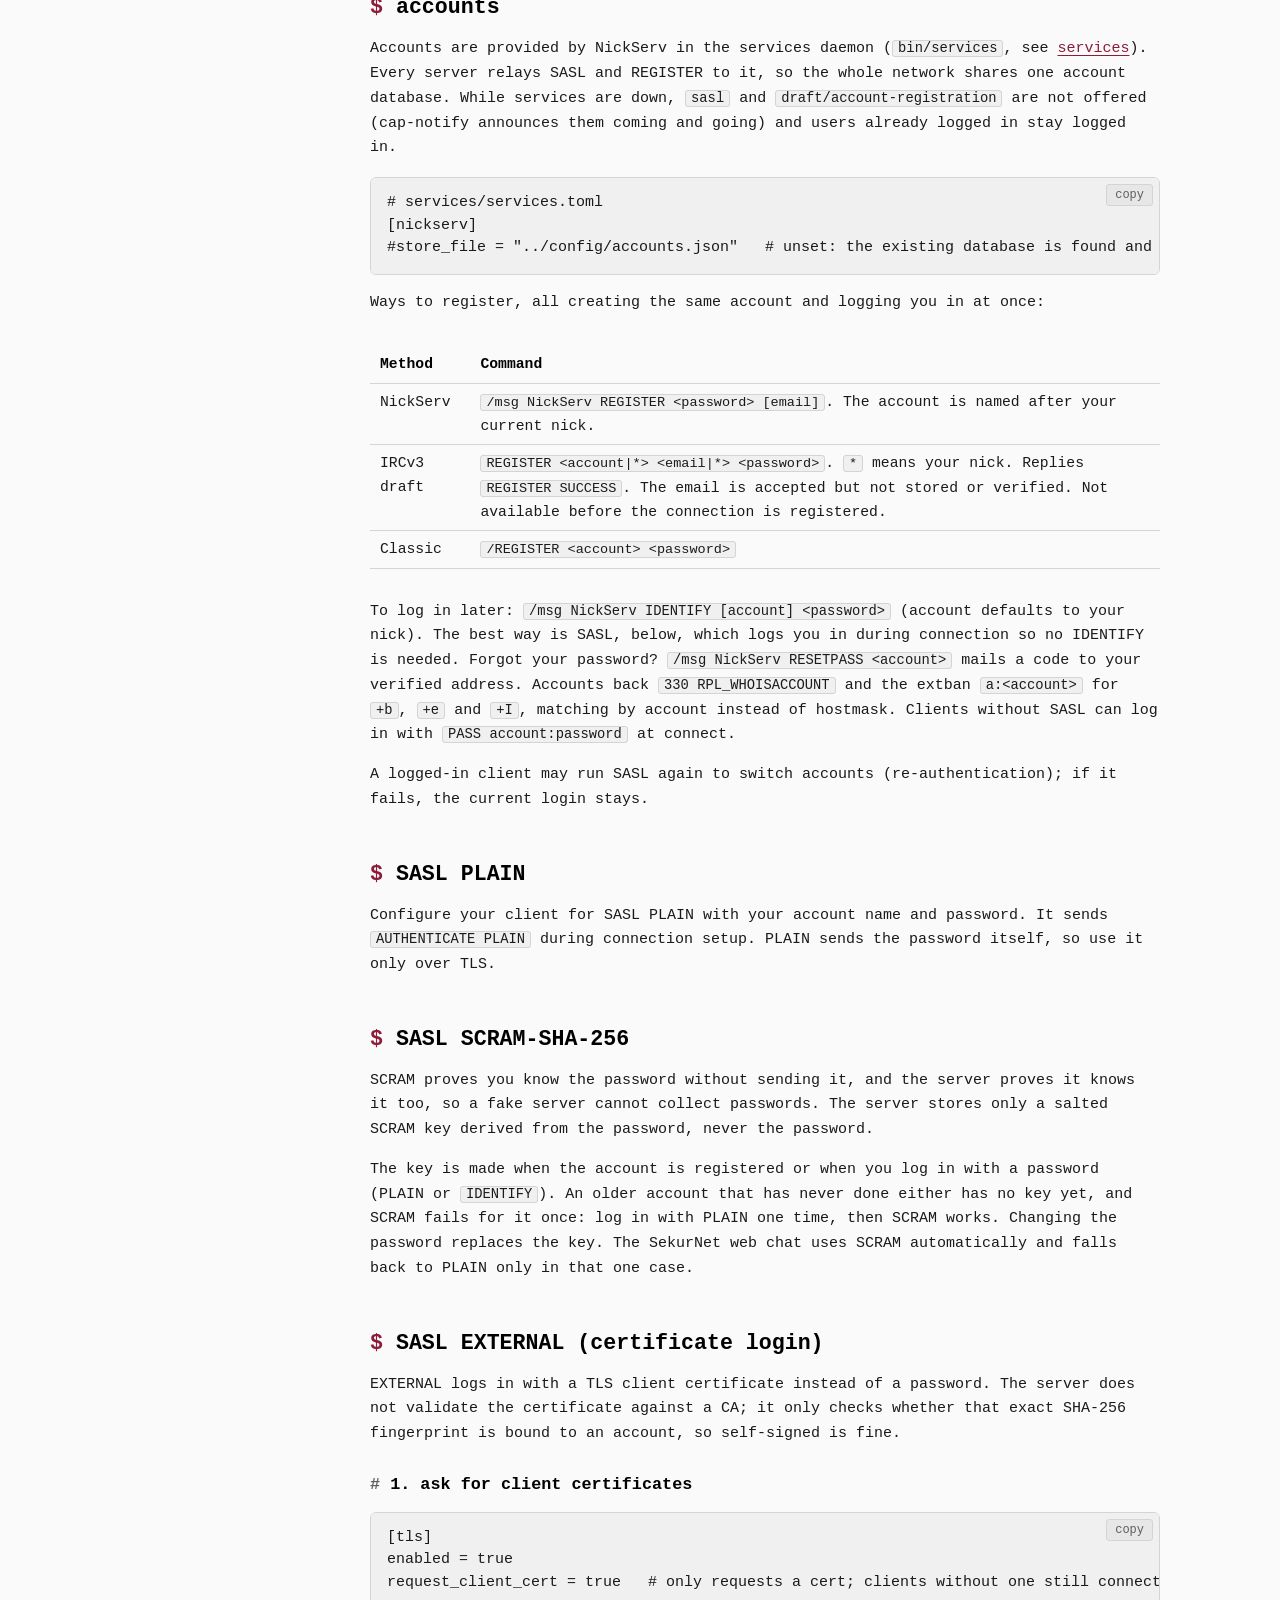
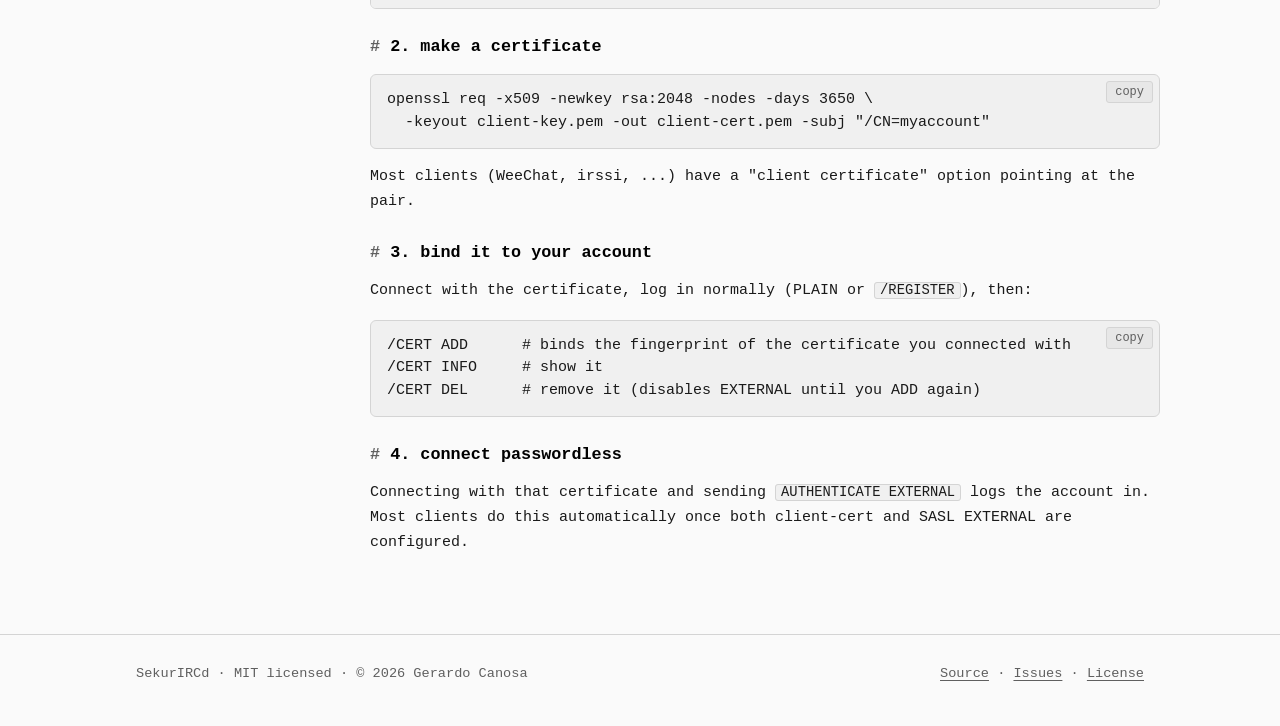
<file: web/docs/ircv3.html>
<!doctype html>
<html lang="en">
<head>
<meta charset="utf-8">
<meta name="viewport" content="width=device-width, initial-scale=1">
<title>IRCv3 and SASL · SekurIRCd docs</title>
<meta name="description" content="IRCv3 capabilities, SASL PLAIN and EXTERNAL, accounts and certificate login in SekurIRCd.">
<link rel="canonical" href="https://gcanosa.github.io/SekurIRCd/docs/ircv3.html">
<meta property="og:title" content="IRCv3 and SASL · SekurIRCd docs">
<meta property="og:description" content="IRCv3 capabilities, SASL PLAIN and EXTERNAL, accounts and certificate login in SekurIRCd.">
<meta property="og:image" content="https://gcanosa.github.io/SekurIRCd/img/og.png">
<meta property="og:type" content="website">
<meta name="twitter:card" content="summary_large_image">
<meta property="og:url" content="https://gcanosa.github.io/SekurIRCd/docs/ircv3.html">
<link rel="icon" href="../img/favicon.ico" sizes="any">
<script>(function(){var t;try{t=localStorage.getItem("theme")}catch(e){}if(t!=="light"&&t!=="dark")t=matchMedia("(prefers-color-scheme: light)").matches?"light":"dark";document.documentElement.dataset.theme=t})()</script>
<link rel="stylesheet" href="../css/site.css">
</head>
<body data-root="../" data-page="ircv3">
<header id="site-header"></header>
<div class="wrap docs-layout">
<aside id="docs-nav" class="docs-nav"></aside>
<main class="docs">
<h1>IRCv3 &amp; SASL</h1>

<h2>capabilities</h2>
<p>Negotiated with <code>CAP LS</code> / <code>CAP REQ</code>. Your client normally does this for you.</p>
<div class="tablewrap"><table>
<tr><th>Capability</th><th>Effect</th></tr>
<tr><td><code>sasl</code></td><td>Login during connection. Advertised as <code>sasl=PLAIN,SCRAM-SHA-256</code>, or <code>sasl=PLAIN,SCRAM-SHA-256,EXTERNAL</code> when <code>request_client_cert</code> is on.</td></tr>
<tr><td><code>draft/account-registration</code></td><td>Create an account from your client. Advertised as <code>draft/account-registration=custom-account-name</code>. See <a href="#accounts">accounts</a>.</td></tr>
<tr><td><code>account-notify</code> <code>account-tag</code></td><td>Account login/logout notices and the sender's account on messages.</td></tr>
<tr><td><code>away-notify</code></td><td>Live <code>AWAY</code> updates for channel-mates.</td></tr>
<tr><td><code>multi-prefix</code> <code>userhost-in-names</code></td><td>All rank prefixes, and full <code>nick!user@host</code>, in <code>NAMES</code> and <code>WHO</code>.</td></tr>
<tr><td><code>extended-join</code> <code>chghost</code> <code>setname</code></td><td>Account and realname on JOIN; live host and realname changes.</td></tr>
<tr><td><code>echo-message</code></td><td>Your own messages are echoed back to you.</td></tr>
<tr><td><code>message-tags</code> <code>server-time</code></td><td>Message tags and server timestamps. Client-only tags (<code>+typing</code>, <code>+draft/reply</code>) are relayed on messages and on tag-only <code>TAGMSG</code>; a <code>TAGMSG</code> does not count toward <code>+f</code> channel flood.</td></tr>
<tr><td><code>invite-notify</code> <code>standard-replies</code></td><td>Invite visibility for ops; machine-readable <code>FAIL</code>/<code>WARN</code>/<code>NOTE</code> replies.</td></tr>
<tr><td><code>batch</code> <code>labeled-response</code></td><td>Related lines grouped in a <code>BATCH</code>; replies tagged with the <code>label</code> of the command that caused them.</td></tr>
<tr><td><code>draft/chathistory</code></td><td>Message history with <code>CHATHISTORY</code>. See <a href="#history">history</a>. Not advertised when <code>history_size = 0</code>.</td></tr>
<tr><td><code>draft/message-redaction</code></td><td><code>REDACT</code>: take back a message. See <a href="#history">history</a>.</td></tr>
<tr><td><code>draft/read-marker</code></td><td><code>MARKREAD</code>: where you stopped reading, shared by every session of your account. See <a href="#history">history</a>.</td></tr>
<tr><td><code>draft/multiline</code></td><td>One message over several lines, up to 24 lines and 4096 bytes (<code>draft/multiline=max-bytes=4096,max-lines=24</code>). The batch stays whole across linked servers and in history; clients without the cap get one message per line. Spam filters check the whole text.</td></tr>
<tr><td><code>cap-notify</code></td><td>Live <code>CAP NEW</code>/<code>CAP DEL</code> when capabilities change, for example history being turned on or off by a rehash.</td></tr>
<tr><td><code>extended-monitor</code></td><td><code>MONITOR</code> targets also get away, account and host updates.</td></tr>
<tr><td><code>draft/no-implicit-names</code> <code>draft/pre-away</code></td><td>No automatic <code>NAMES</code> after JOIN; <code>AWAY</code> can be set before registration finishes.</td></tr>
<tr><td><code>draft/channel-rename</code></td><td><code>RENAME &lt;old&gt; &lt;new&gt; [:reason]</code>: a chanop renames a live channel, keeping members, modes and history.</td></tr>
<tr><td><code>draft/event-playback</code></td><td><code>CHATHISTORY</code> also replays joins, parts, quits, kicks, mode and topic changes, nick changes and <code>TAGMSG</code> reactions. See <a href="#history">history</a>.</td></tr>
<tr><td><code>draft/extended-isupport</code></td><td>The <code>ISUPPORT</code> command sends the <code>005</code> list on demand, also before registration; with <code>batch</code>, every <code>005</code> list comes in a <code>draft/isupport</code> batch.</td></tr>
</table></div>
<p>With <code>batch</code>, the quits of a netsplit come in one <code>netsplit</code> batch and the joins of a server relinking in one <code>netjoin</code> batch,
  both named after the two servers, so clients can fold them into a single line.</p>
<p><code>UTF8ONLY</code> is advertised and enforced: a line that isn't valid UTF-8 is refused with <code>FAIL &lt;command&gt; INVALID_UTF8</code>
  and never relayed (<code>[messages] utf8_only = false</code> turns this off for networks with legacy-charset users).
  <code>[server] icon = "https://..."</code> advertises the network's icon as <code>draft/ICON</code>. <code>[messages] client_tag_deny</code>
  sets <code>CLIENTTAGDENY</code>: client-only tags that are not relayed (<code>"typing"</code>, or <code>"*,-draft/react,-draft/reply"</code> for all but those).
  A <code>+draft/channel-context</code> tag is relayed only when it names a channel the sender is on.</p>
<p>Also advertised in <code>005</code>: <code>MONITOR=100</code>, <code>ELIST=MNU</code>, <code>EXTBAN=,a</code>, <code>STATUSMSG=@%+</code>, <code>EXCEPTS</code>, <code>INVEX</code>, and <code>CHATHISTORY=&lt;n&gt;</code> (the most a single request returns, at most 100).</p>

<h2 id="history">history</h2>
<pre>[messages]
history_size = 50                # messages kept per conversation; 0 turns history off, max 500
#history_file = "history.json"   # survive restarts (history and read markers)
#history_dm = true               # also keep private messages between two logged-in accounts
#history_events = true           # also keep joins, parts, modes, topics, nicks and reactions (for draft/event-playback)</pre>
<p>Clients with <code>draft/chathistory</code> and <code>batch</code> ask for what they missed. Replies come in a <code>BATCH</code> of type
  <code>chathistory</code>, each message with its original <code>time</code> and <code>msgid</code> tags.</p>
<div class="tablewrap"><table>
<tr><th>Command</th><th>Returns</th></tr>
<tr><td><code>CHATHISTORY LATEST &lt;target&gt; * &lt;limit&gt;</code></td><td>The newest messages. With a <code>timestamp=</code> or <code>msgid=</code> instead of <code>*</code>, only those newer than it.</td></tr>
<tr><td><code>CHATHISTORY BEFORE|AFTER|AROUND &lt;target&gt; &lt;ref&gt; &lt;limit&gt;</code></td><td>Messages before, after or around a reference (<code>timestamp=2026-10-09T17:20:43.123Z</code> or <code>msgid=...</code>).</td></tr>
<tr><td><code>CHATHISTORY BETWEEN &lt;target&gt; &lt;ref&gt; &lt;ref&gt; &lt;limit&gt;</code></td><td>Messages between two references, in either order.</td></tr>
<tr><td><code>CHATHISTORY TARGETS &lt;ts&gt; &lt;ts&gt; &lt;limit&gt;</code></td><td>Your channels and private chats with activity in that window, newest first.</td></tr>
</table></div>
<p>With <code>draft/event-playback</code> the batch also holds the channel's events (JOIN, PART, QUIT, KICK, MODE, TOPIC, NICK) and
  <code>TAGMSG</code>s such as <code>+draft/react</code>, each with its own <code>msgid</code>; <code>+typing</code> is never kept. Clients without the cap see only
  <code>PRIVMSG</code> and <code>NOTICE</code>, and limits and references count only those. Events are not kept in <code>+D</code> or <code>+u</code> channels.</p>
<p>A channel's history is readable by its members (and IRC operators) and is kept even when the channel empties.
  Private history needs both sides to be logged in to an account. Requests are capped at 100 messages.
  <code>CHATHISTORY</code> or <code>MARKREAD</code> sent without the capability (or with history off) gets <code>FAIL ... INVALID</code>.</p>
<p>With <code>draft/read-marker</code>, a logged-in client sends <code>MARKREAD &lt;target&gt; timestamp=&lt;time&gt;</code> as you read.
  The server keeps the latest position per account and target, sends it on JOIN, and forwards every change to your other sessions,
  so a conversation you read on one device shows as read on the others. <code>MARKREAD &lt;target&gt;</code> without a timestamp asks for the stored one.</p>
<p><code>REDACT &lt;target&gt; &lt;msgid&gt; [:reason]</code> takes a message back. You may redact your own messages (same account, or the
  same <code>nick!user@host</code> when not logged in); in a channel, chanops and IRC operators may redact anyone's. Only messages still in
  history can be redacted, since that is where the server checks who sent them. The message is removed from history on every server, and clients that
  negotiated <code>draft/message-redaction</code> get the <code>REDACT</code> and hide it; other clients can't take back what they already showed.
  Errors are <code>FAIL REDACT INVALID_TARGET</code>, <code>UNKNOWN_MSGID</code> or <code>REDACT_FORBIDDEN</code>.</p>

<h2 id="accounts">accounts</h2>
<p>Accounts are provided by NickServ in the services daemon (<code>bin/services</code>, see <a href="chanserv.html">services</a>). Every server relays
  SASL and REGISTER to it, so the whole network shares one account database. While services are down, <code>sasl</code> and
  <code>draft/account-registration</code> are not offered (cap-notify announces them coming and going) and users already logged in stay logged in.</p>
<pre># services/services.toml
[nickserv]
#store_file = "../config/accounts.json"   # unset: the existing database is found and used in place</pre>
<p>Ways to register, all creating the same account and logging you in at once:</p>
<div class="tablewrap"><table>
<tr><th>Method</th><th>Command</th></tr>
<tr><td>NickServ</td><td><code>/msg NickServ REGISTER &lt;password&gt; [email]</code>. The account is named after your current nick.</td></tr>
<tr><td>IRCv3 draft</td><td><code>REGISTER &lt;account|*&gt; &lt;email|*&gt; &lt;password&gt;</code>. <code>*</code> means your nick. Replies <code>REGISTER SUCCESS</code>. The email is accepted but not stored or verified. Not available before the connection is registered.</td></tr>
<tr><td>Classic</td><td><code>/REGISTER &lt;account&gt; &lt;password&gt;</code></td></tr>
</table></div>
<p>To log in later: <code>/msg NickServ IDENTIFY [account] &lt;password&gt;</code> (account defaults to your nick). The best way is SASL, below, which logs you in during connection so no IDENTIFY is needed.
  Forgot your password? <code>/msg NickServ RESETPASS &lt;account&gt;</code> mails a code to your verified address. Accounts back <code>330 RPL_WHOISACCOUNT</code>
  and the extban <code>a:&lt;account&gt;</code> for <code>+b</code>, <code>+e</code> and <code>+I</code>, matching by account instead of hostmask.
  Clients without SASL can log in with <code>PASS account:password</code> at connect.</p>
<p>A logged-in client may run SASL again to switch accounts (re-authentication); if it fails, the current login stays.</p>

<h2>SASL PLAIN</h2>
<p>Configure your client for SASL PLAIN with your account name and password. It sends <code>AUTHENTICATE PLAIN</code> during connection setup.
  PLAIN sends the password itself, so use it only over TLS.</p>

<h2>SASL SCRAM-SHA-256</h2>
<p>SCRAM proves you know the password without sending it, and the server proves it knows it too, so a fake server cannot collect passwords.
  The server stores only a salted SCRAM key derived from the password, never the password.</p>
<p>The key is made when the account is registered or when you log in with a password (PLAIN or <code>IDENTIFY</code>).
  An older account that has never done either has no key yet, and SCRAM fails for it once: log in with PLAIN one time, then SCRAM works.
  Changing the password replaces the key. The SekurNet web chat uses SCRAM automatically and falls back to PLAIN only in that one case.</p>

<h2>SASL EXTERNAL (certificate login)</h2>
<p>EXTERNAL logs in with a TLS client certificate instead of a password. The server does not validate the certificate against a CA;
  it only checks whether that exact SHA-256 fingerprint is bound to an account, so self-signed is fine.</p>
<h3>1. ask for client certificates</h3>
<pre>[tls]
enabled = true
request_client_cert = true   # only requests a cert; clients without one still connect</pre>
<h3>2. make a certificate</h3>
<pre>openssl req -x509 -newkey rsa:2048 -nodes -days 3650 \
  -keyout client-key.pem -out client-cert.pem -subj "/CN=myaccount"</pre>
<p>Most clients (WeeChat, irssi, ...) have a "client certificate" option pointing at the pair.</p>
<h3>3. bind it to your account</h3>
<p>Connect with the certificate, log in normally (PLAIN or <code>/REGISTER</code>), then:</p>
<pre>/CERT ADD      # binds the fingerprint of the certificate you connected with
/CERT INFO     # show it
/CERT DEL      # remove it (disables EXTERNAL until you ADD again)</pre>
<h3>4. connect passwordless</h3>
<p>Connecting with that certificate and sending <code>AUTHENTICATE EXTERNAL</code> logs the account in. Most clients do this
  automatically once both client-cert and SASL EXTERNAL are configured.</p>
</main>
</div>
<footer id="site-footer"></footer>
<script src="../js/site.js"></script>
</body>
</html>
</file>
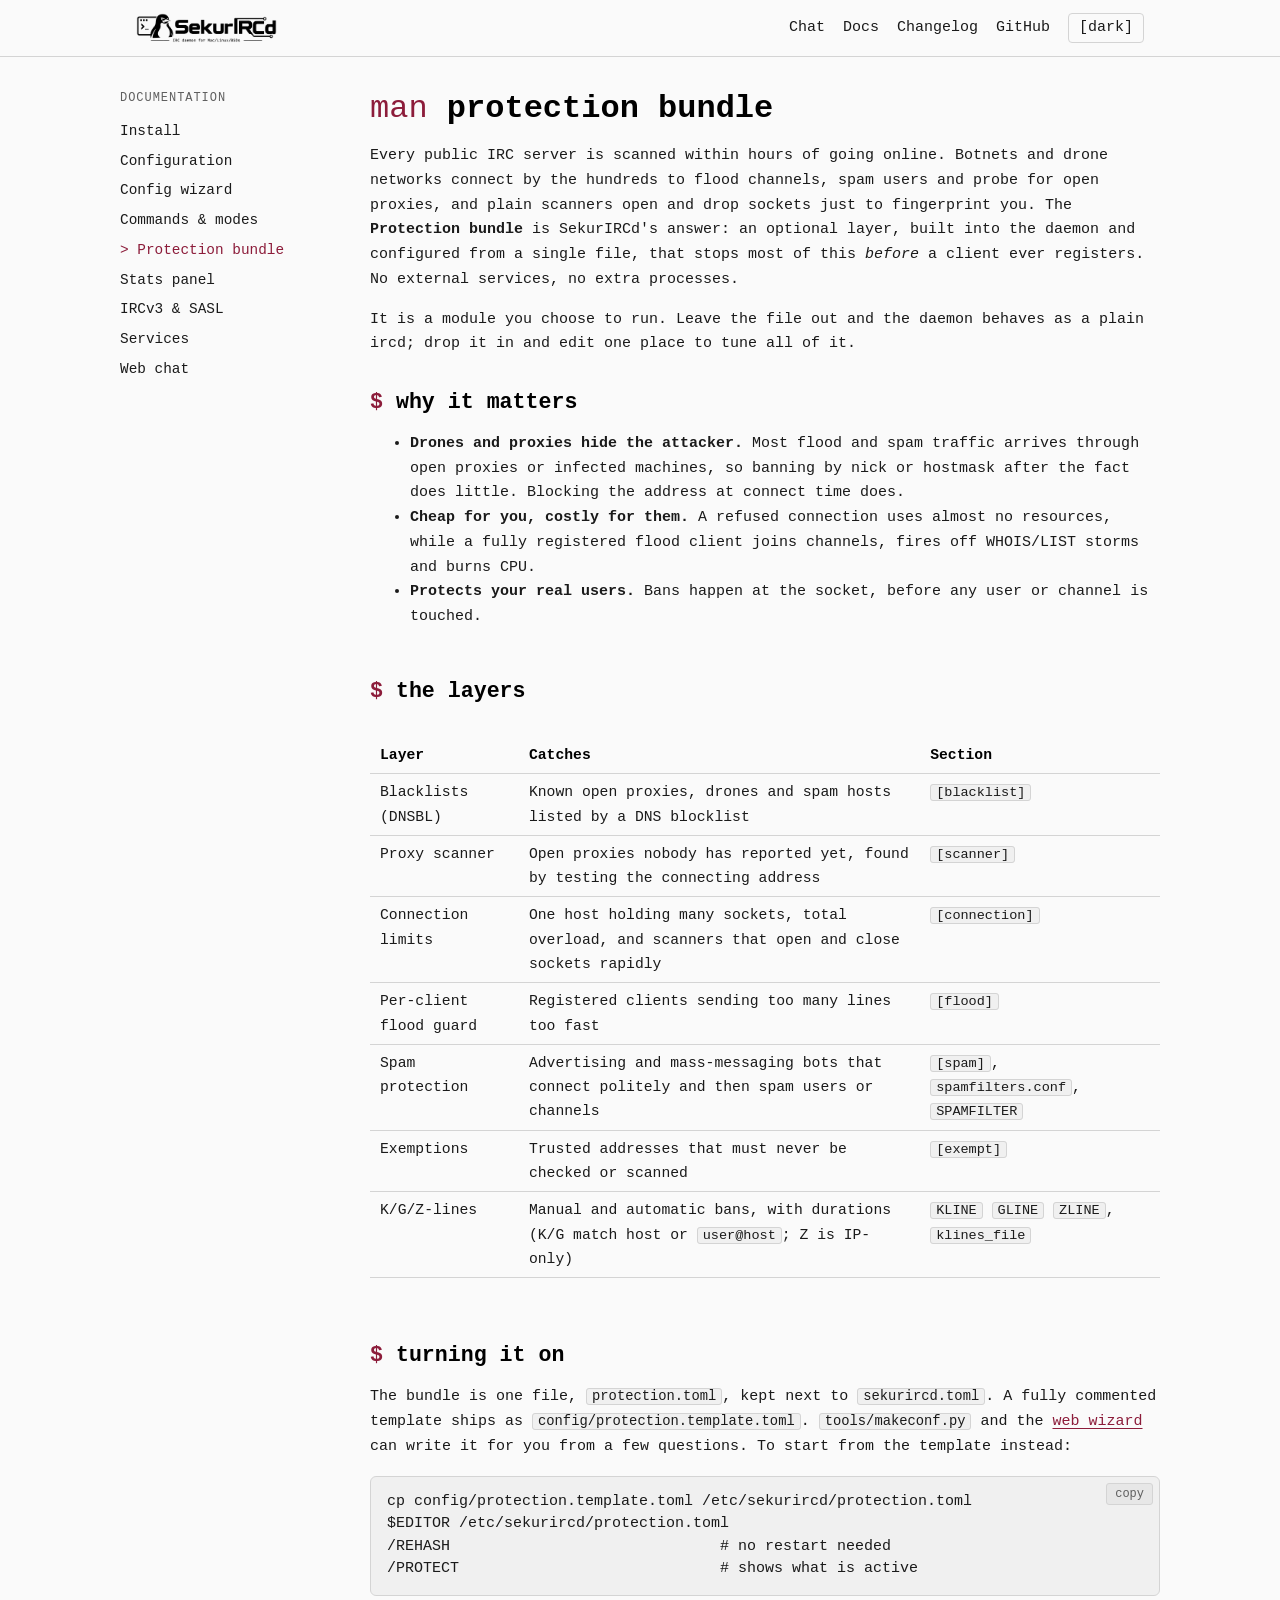
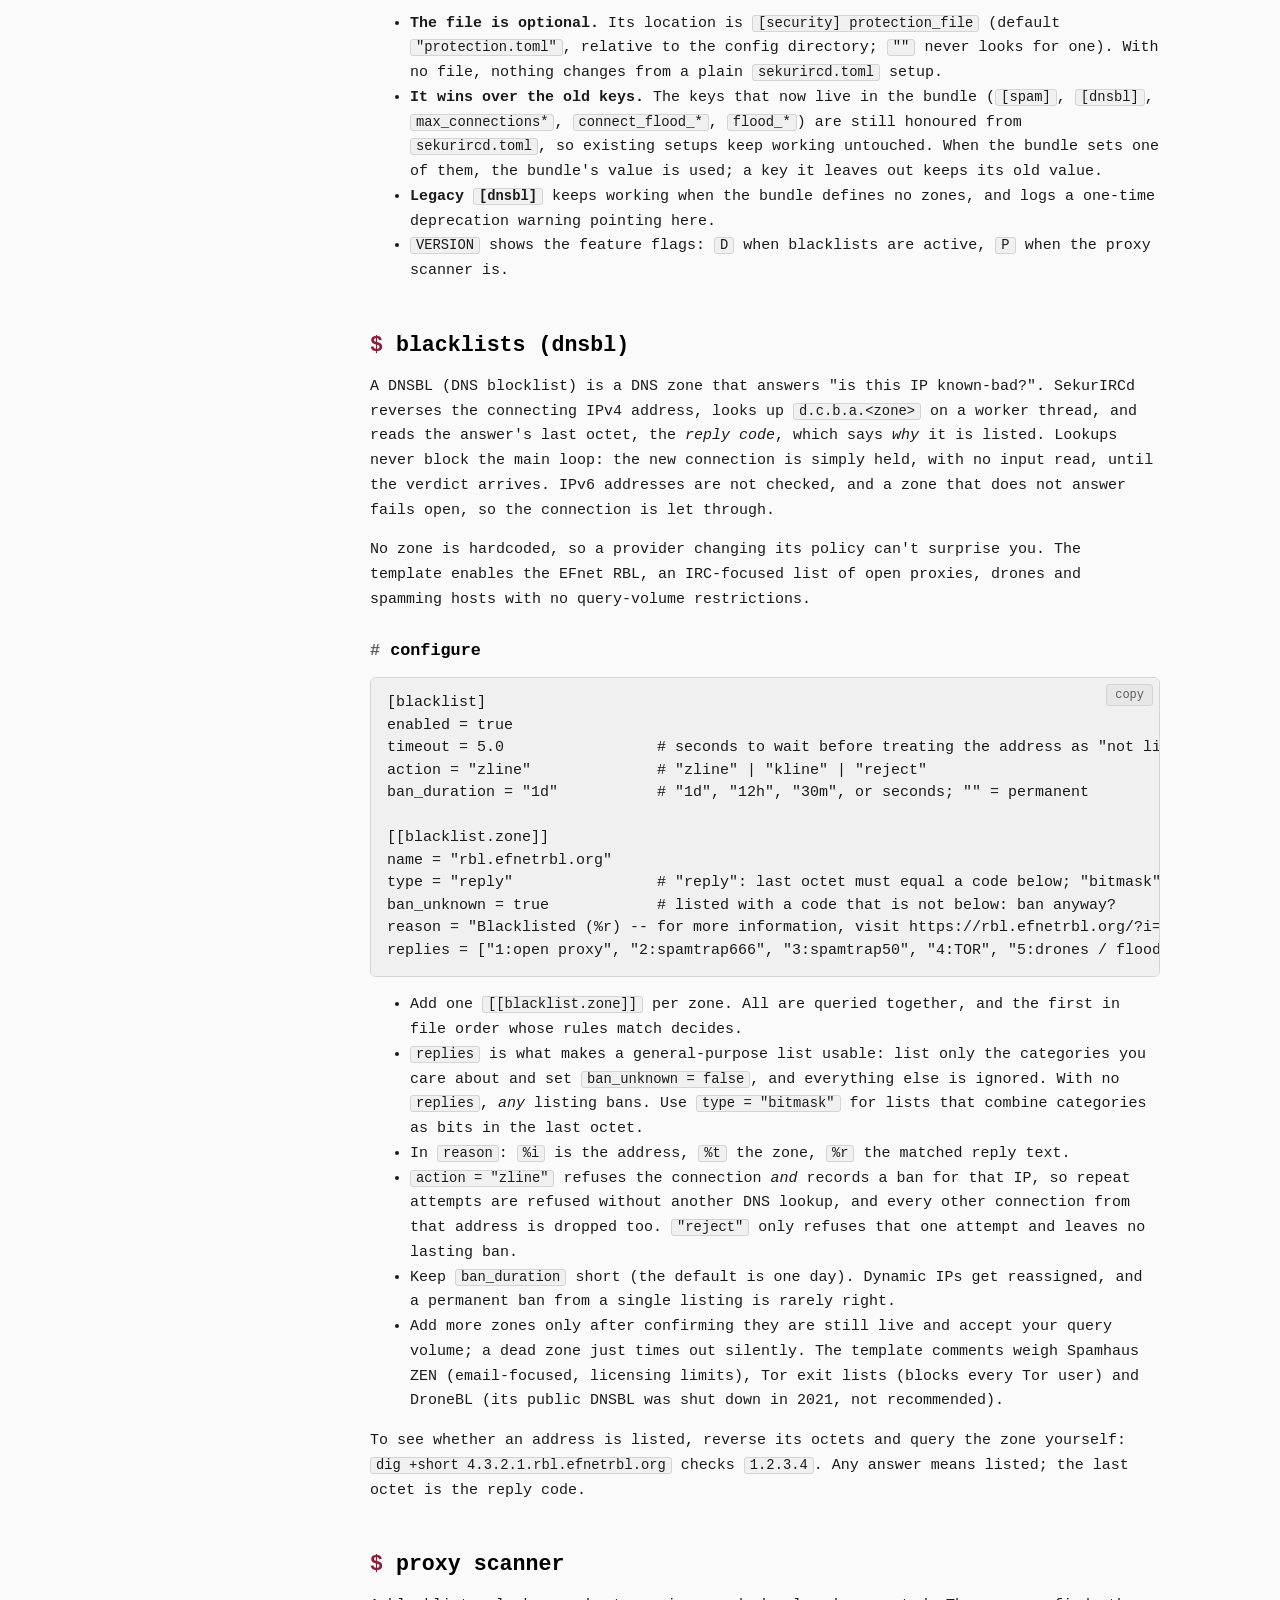
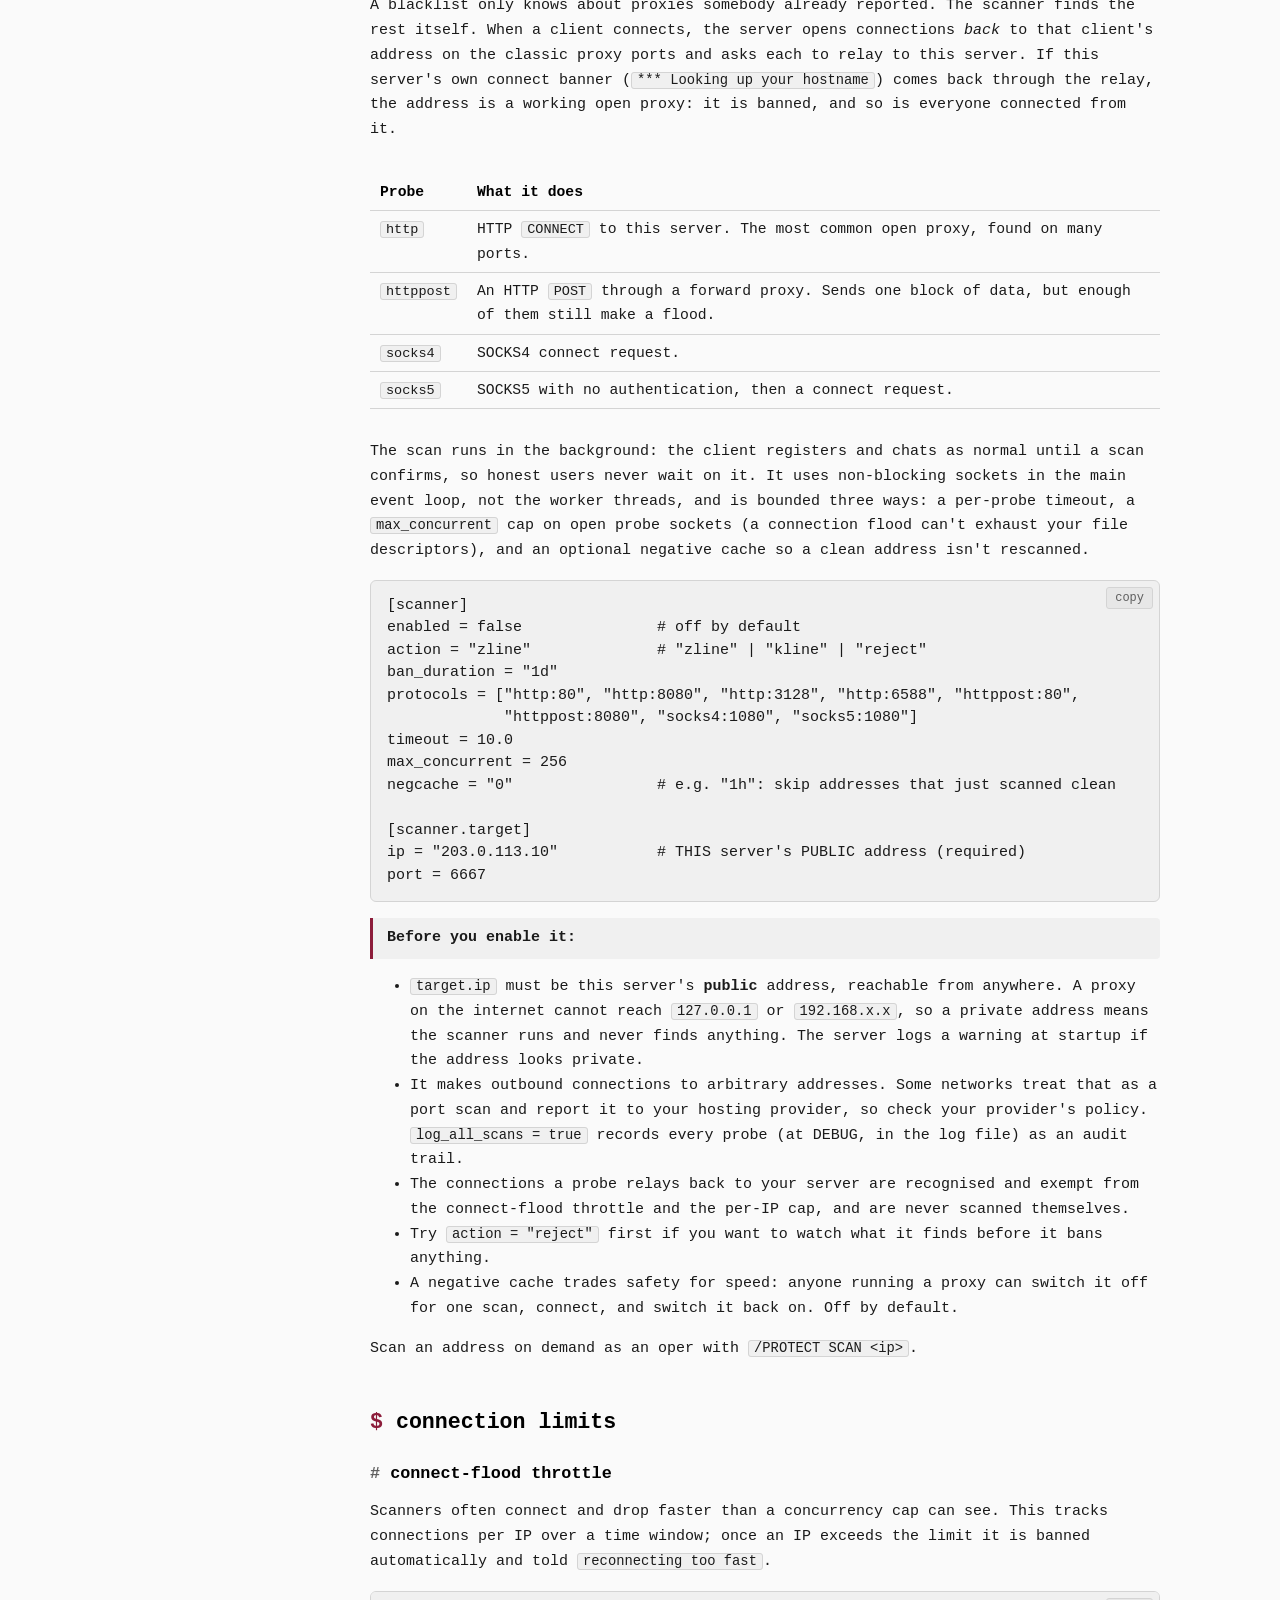
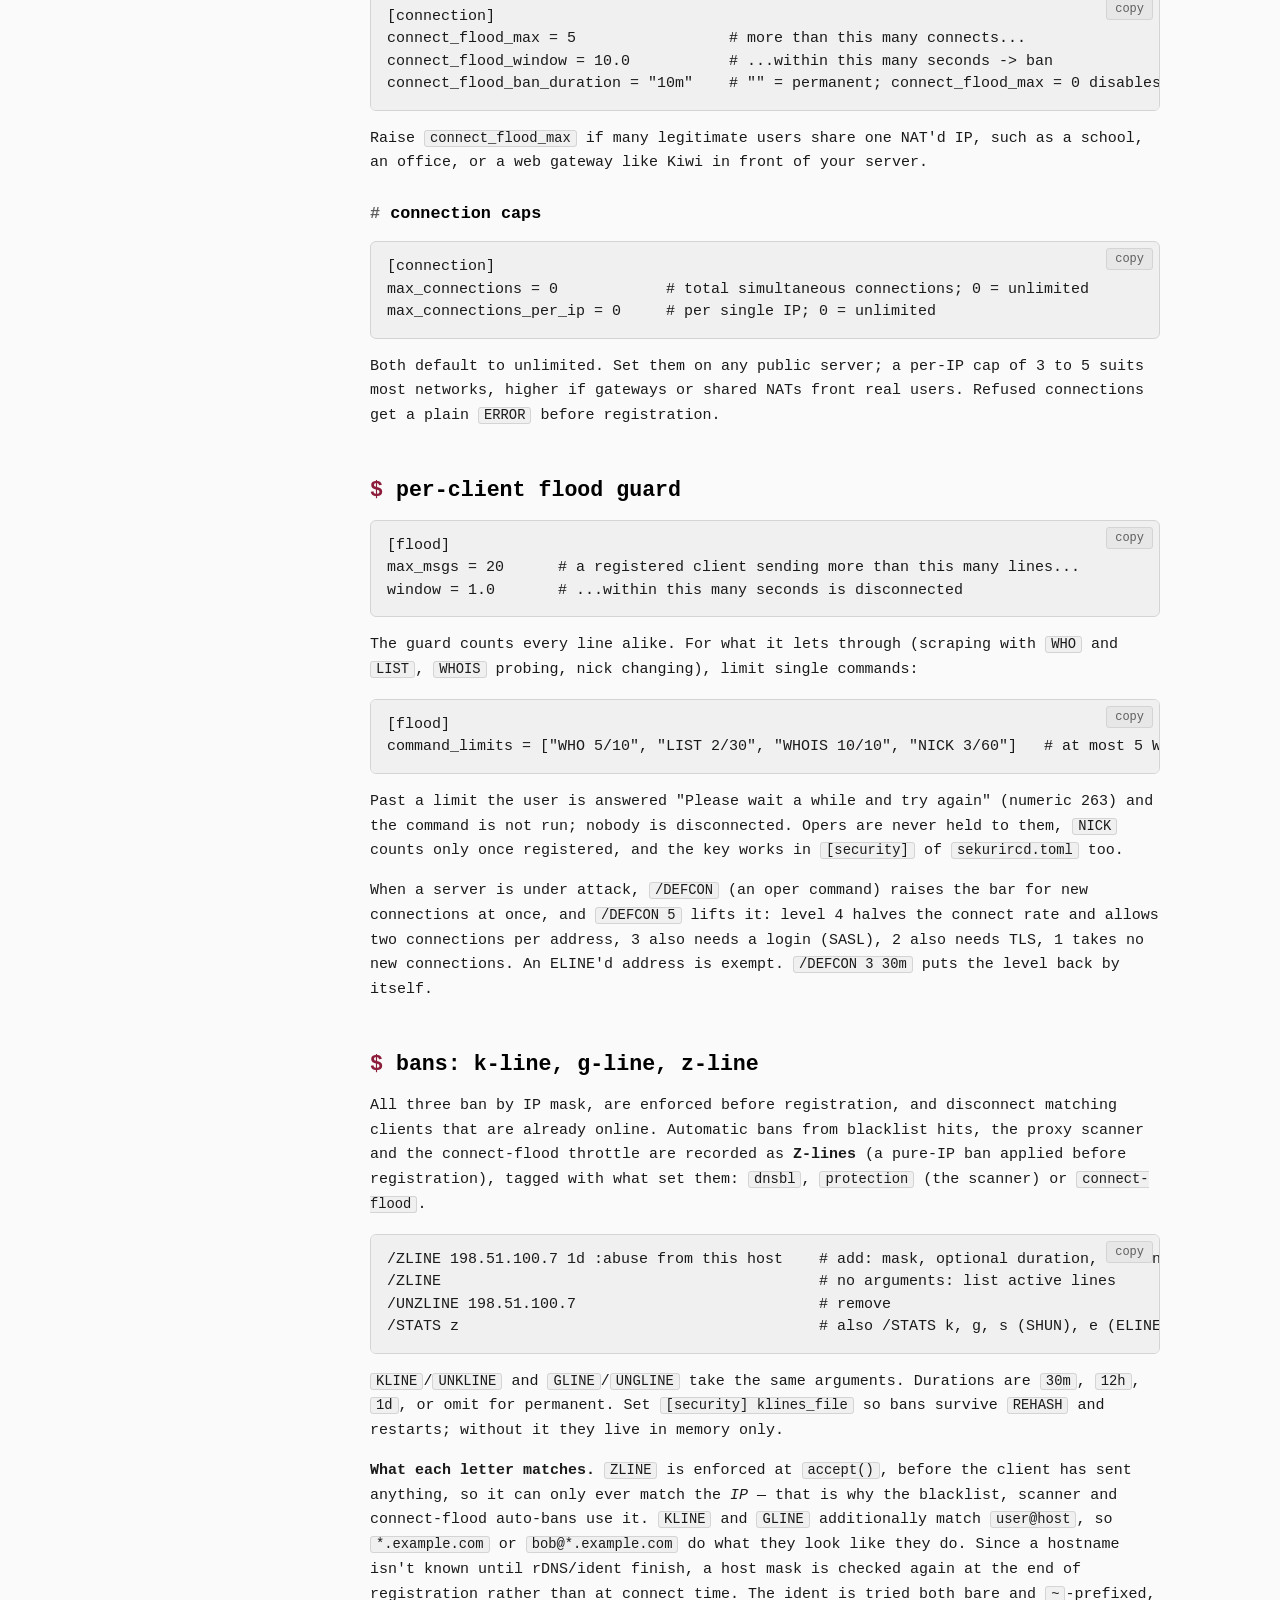
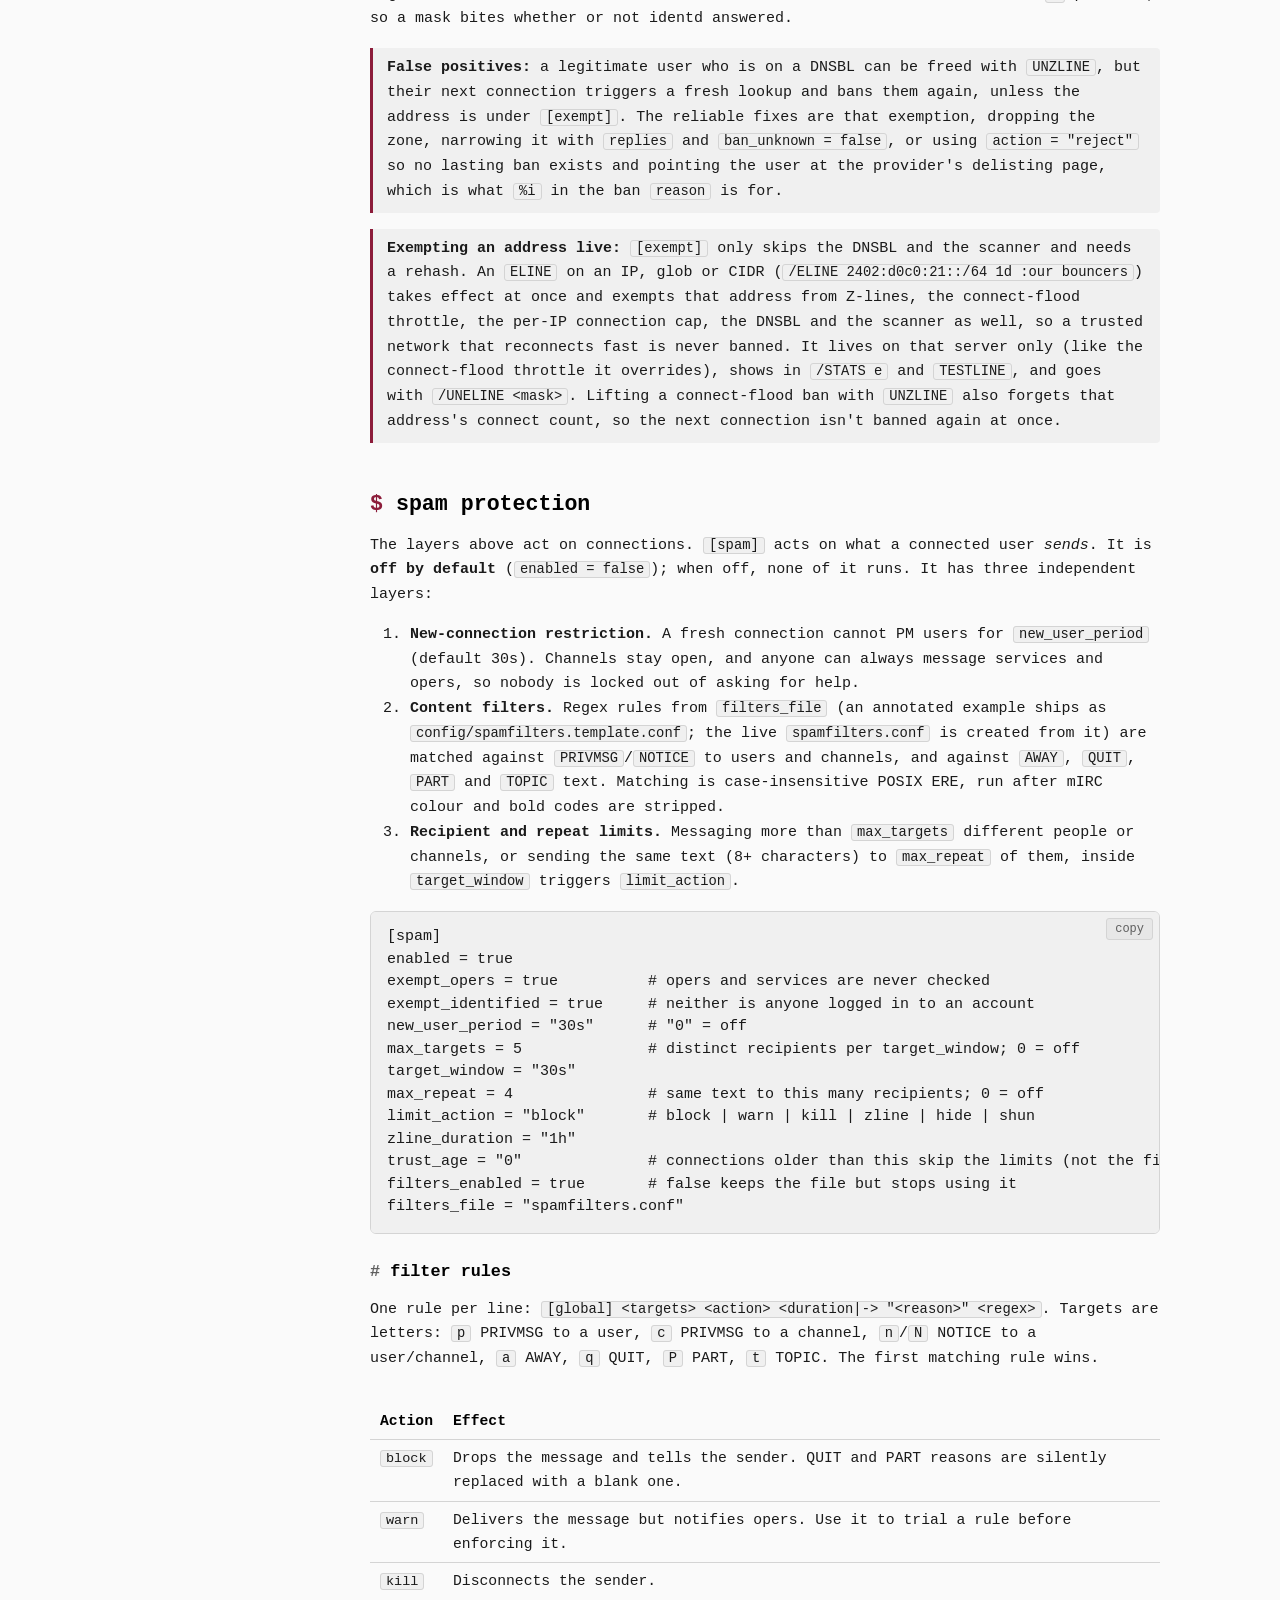
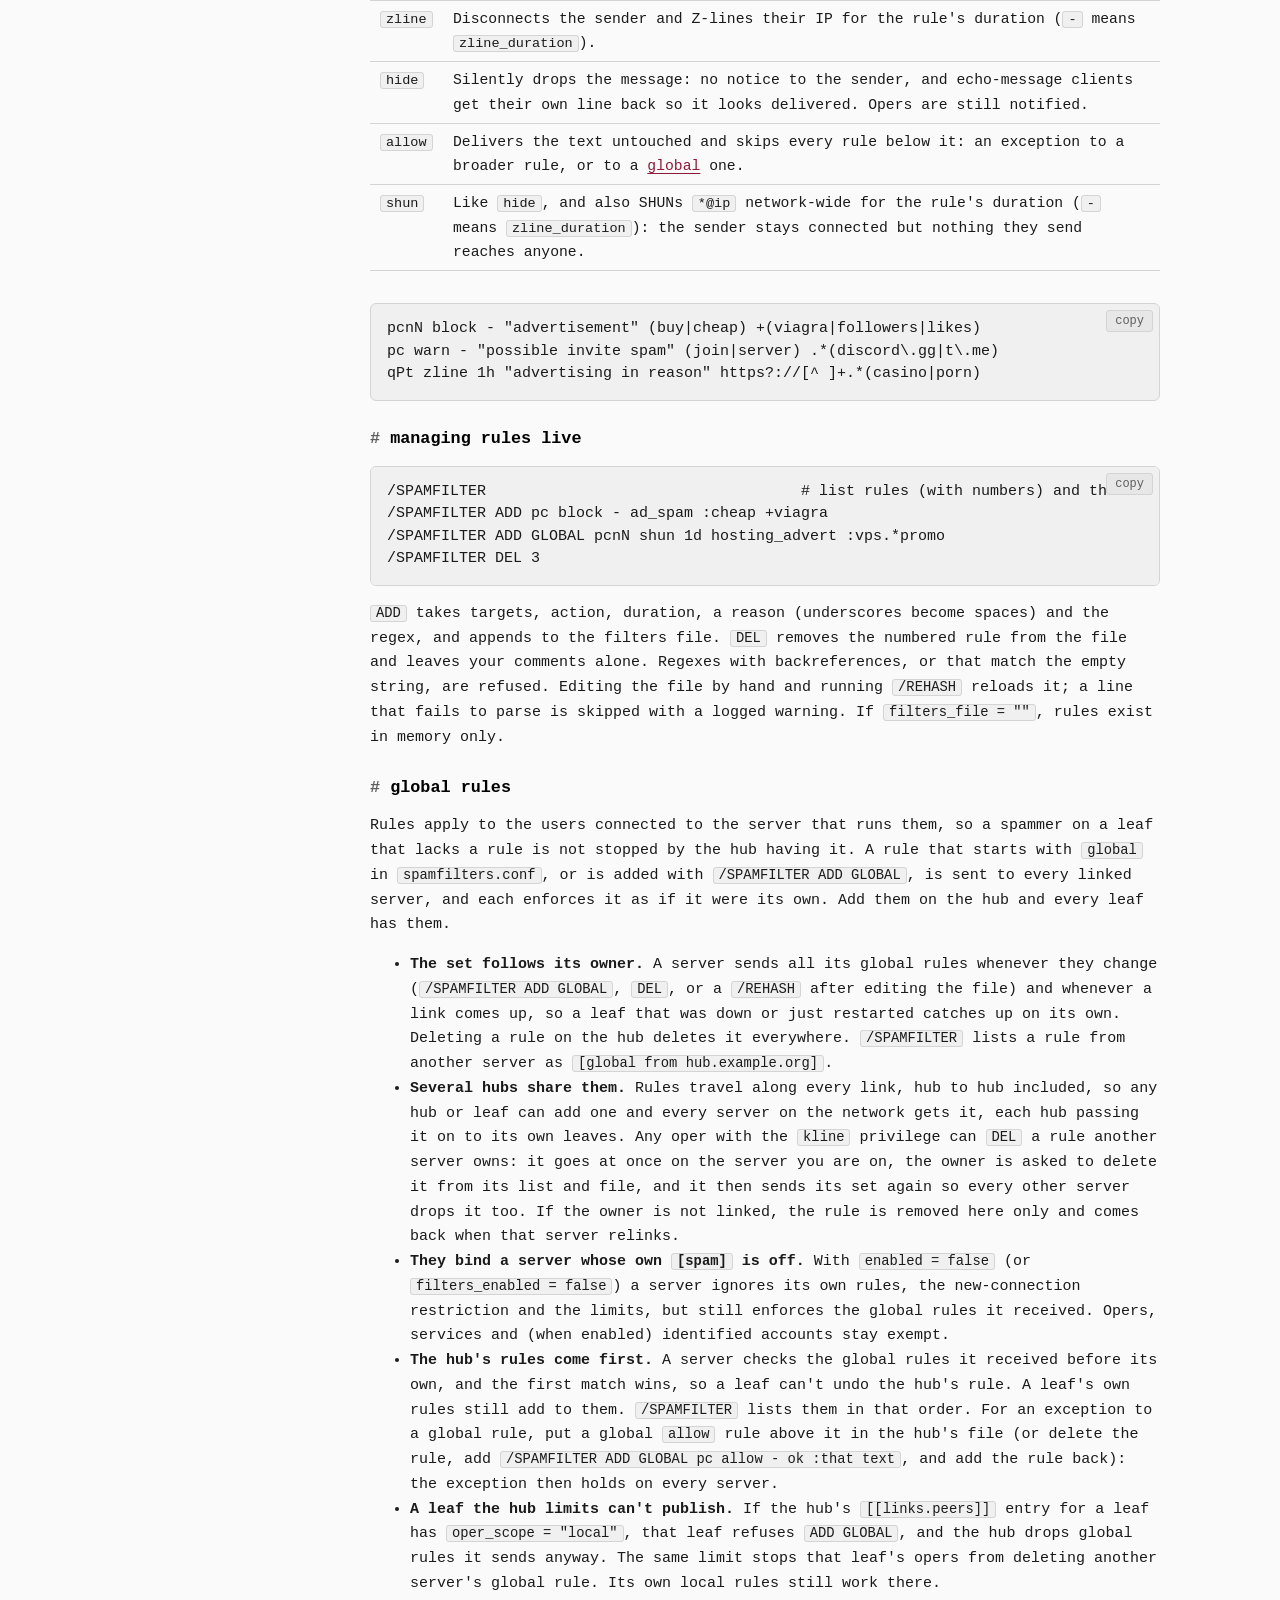
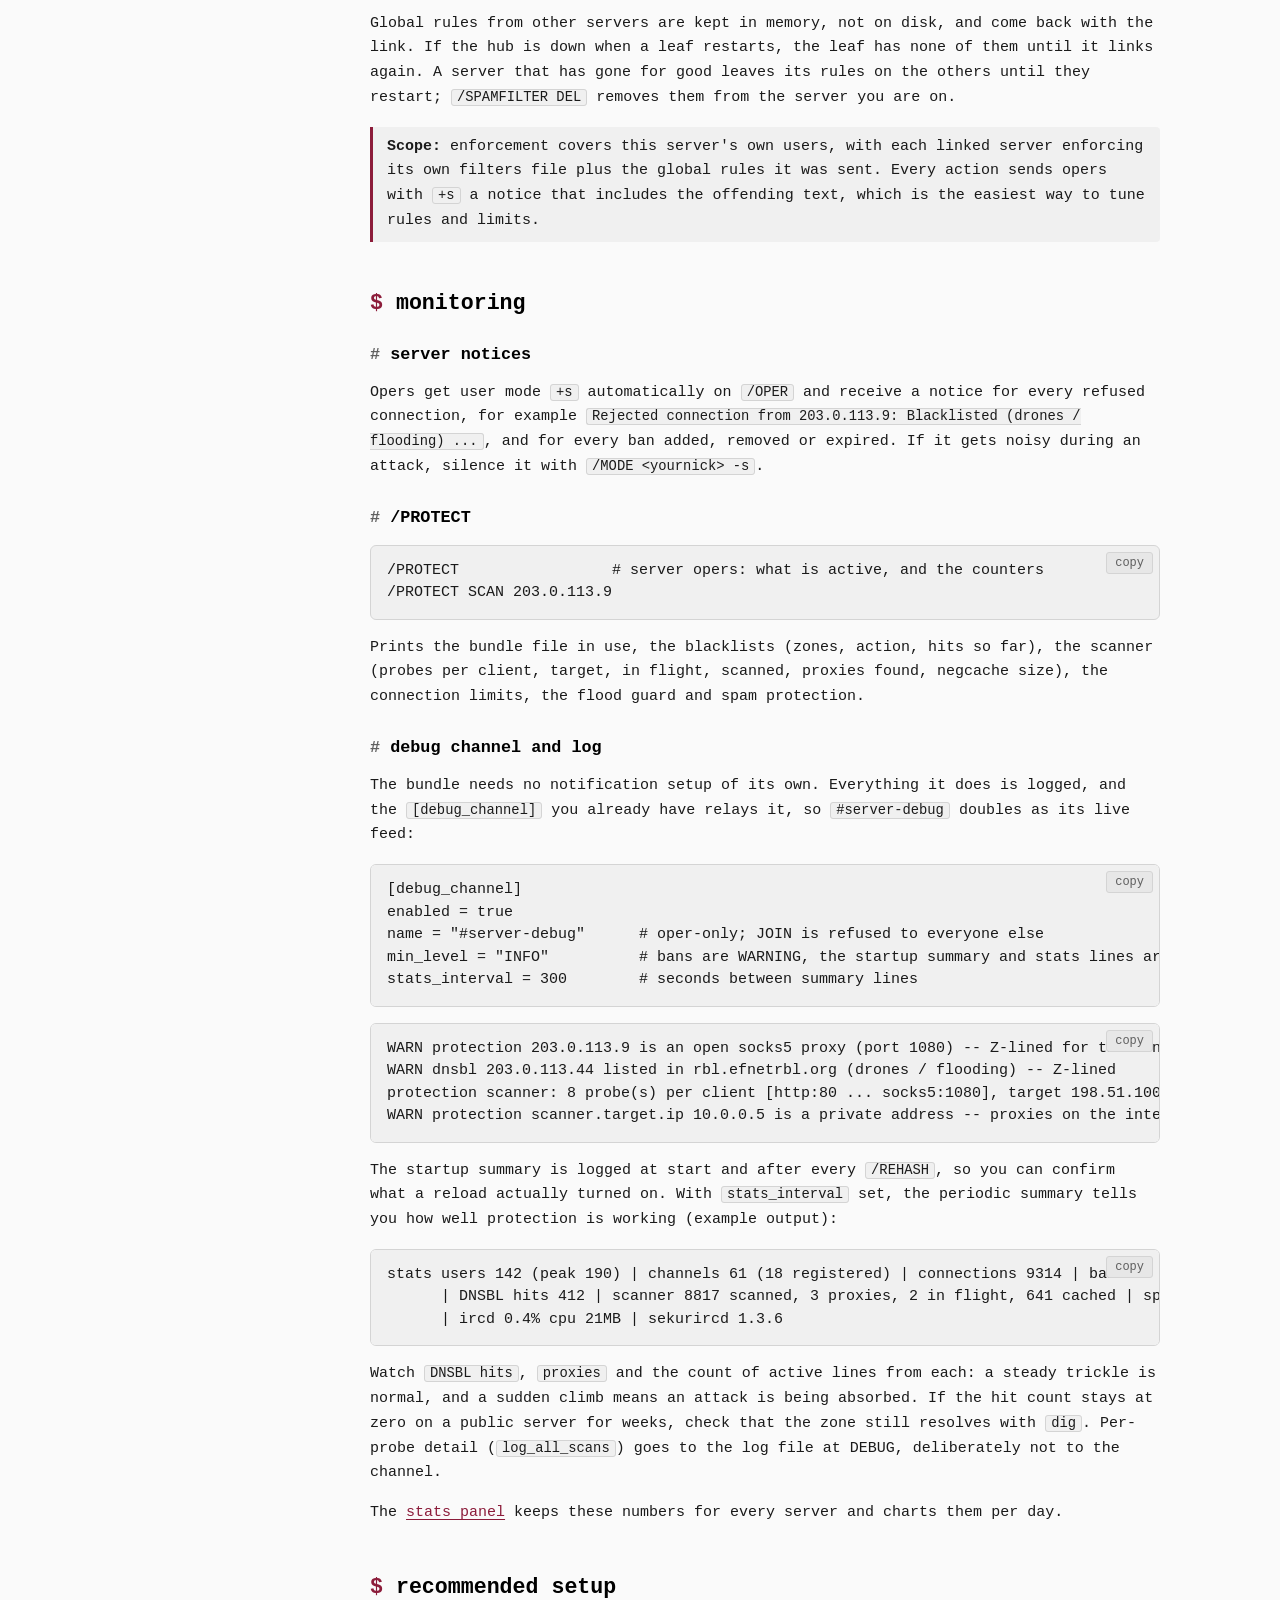
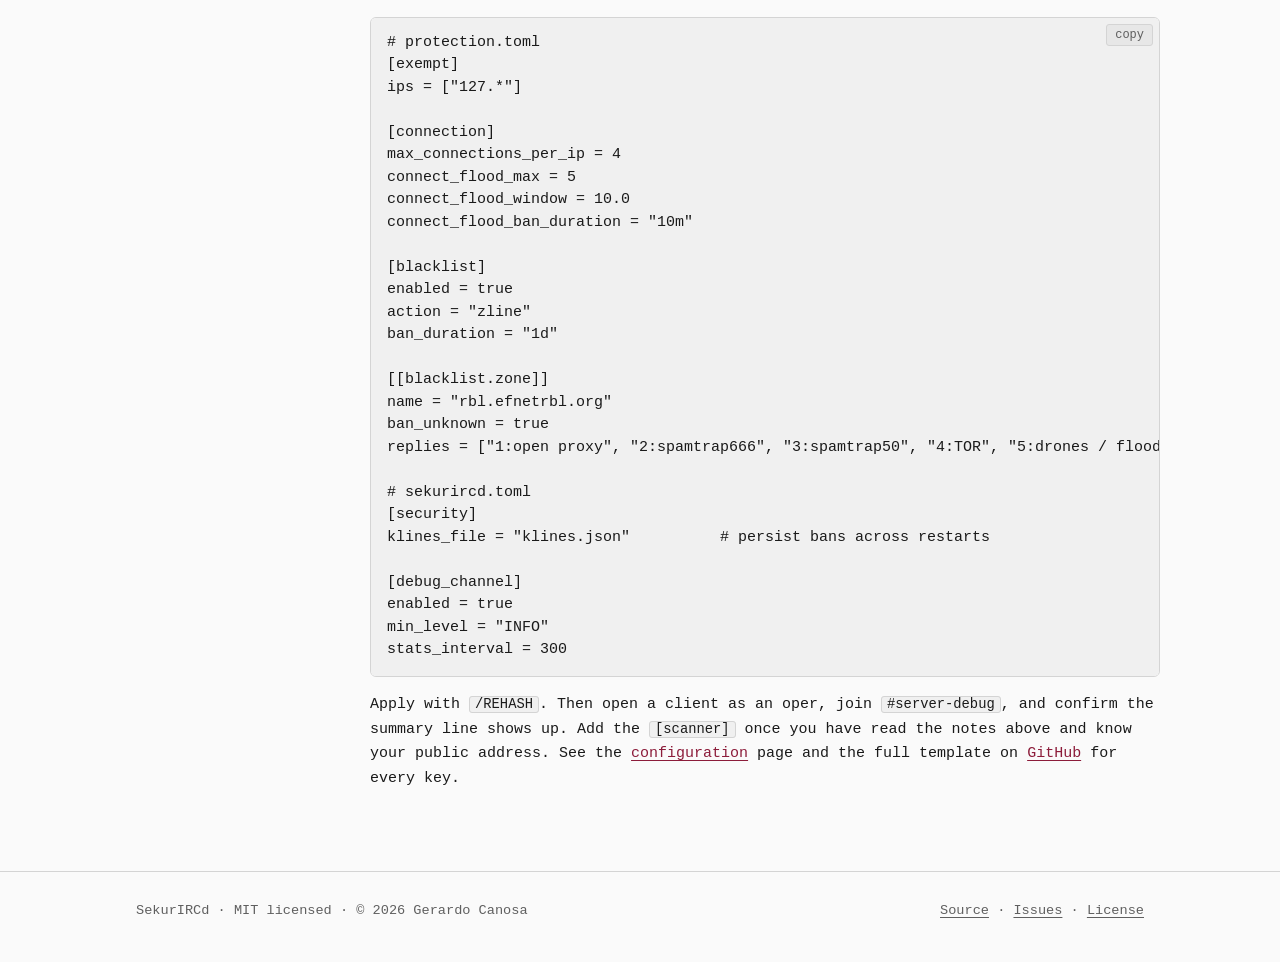
<file: web/docs/protection.html>
<!doctype html>
<html lang="en">
<head>
<meta charset="utf-8">
<meta name="viewport" content="width=device-width, initial-scale=1">
<title>Protection bundle · SekurIRCd docs</title>
<meta name="description" content="The SekurIRCd Protection bundle: an optional, single-file abuse-protection layer with DNSBL blacklists, an active open-proxy scanner, connection limits, flood and spam protection.">
<link rel="canonical" href="https://gcanosa.github.io/SekurIRCd/docs/protection.html">
<meta property="og:title" content="Protection bundle · SekurIRCd docs">
<meta property="og:description" content="The SekurIRCd Protection bundle: an optional, single-file abuse-protection layer with DNSBL blacklists, an active open-proxy scanner, connection limits, flood and spam protection.">
<meta property="og:image" content="https://gcanosa.github.io/SekurIRCd/img/og.png">
<meta property="og:type" content="website">
<meta name="twitter:card" content="summary_large_image">
<meta property="og:url" content="https://gcanosa.github.io/SekurIRCd/docs/protection.html">
<link rel="icon" href="../img/favicon.ico" sizes="any">
<script>(function(){var t;try{t=localStorage.getItem("theme")}catch(e){}if(t!=="light"&&t!=="dark")t=matchMedia("(prefers-color-scheme: light)").matches?"light":"dark";document.documentElement.dataset.theme=t})()</script>
<link rel="stylesheet" href="../css/site.css">
</head>
<body data-root="../" data-page="protection">
<header id="site-header"></header>
<div class="wrap docs-layout">
<aside id="docs-nav" class="docs-nav"></aside>
<main class="docs">
<h1>protection bundle</h1>
<p>Every public IRC server is scanned within hours of going online. Botnets and drone networks connect by the hundreds to flood channels, spam
  users and probe for open proxies, and plain scanners open and drop sockets just to fingerprint you. The <strong>Protection bundle</strong> is
  SekurIRCd's answer: an optional layer, built into the daemon and configured from a single file, that stops most of this
  <em>before</em> a client ever registers. No external services, no extra processes.</p>
<p>It is a module you choose to run. Leave the file out and the daemon behaves as a plain ircd; drop it in and edit one place to tune all of it.</p>

<h2>why it matters</h2>
<ul>
  <li><strong>Drones and proxies hide the attacker.</strong> Most flood and spam traffic arrives through open proxies or infected machines, so banning by nick or
    hostmask after the fact does little. Blocking the address at connect time does.</li>
  <li><strong>Cheap for you, costly for them.</strong> A refused connection uses almost no resources, while a fully registered flood client
    joins channels, fires off WHOIS/LIST storms and burns CPU.</li>
  <li><strong>Protects your real users.</strong> Bans happen at the socket, before any user or channel is touched.</li>
</ul>

<h2>the layers</h2>
<div class="tablewrap"><table>
<tr><th>Layer</th><th>Catches</th><th>Section</th></tr>
<tr><td>Blacklists (DNSBL)</td><td>Known open proxies, drones and spam hosts listed by a DNS blocklist</td><td><code>[blacklist]</code></td></tr>
<tr><td>Proxy scanner</td><td>Open proxies nobody has reported yet, found by testing the connecting address</td><td><code>[scanner]</code></td></tr>
<tr><td>Connection limits</td><td>One host holding many sockets, total overload, and scanners that open and close sockets rapidly</td><td><code>[connection]</code></td></tr>
<tr><td>Per-client flood guard</td><td>Registered clients sending too many lines too fast</td><td><code>[flood]</code></td></tr>
<tr><td>Spam protection</td><td>Advertising and mass-messaging bots that connect politely and then spam users or channels</td><td><code>[spam]</code>, <code>spamfilters.conf</code>, <code>SPAMFILTER</code></td></tr>
<tr><td>Exemptions</td><td>Trusted addresses that must never be checked or scanned</td><td><code>[exempt]</code></td></tr>
<tr><td>K/G/Z-lines</td><td>Manual and automatic bans, with durations (K/G match host or <code>user@host</code>; Z is IP-only)</td><td><code>KLINE</code> <code>GLINE</code> <code>ZLINE</code>, <code>klines_file</code></td></tr>
</table></div>

<h2>turning it on</h2>
<p>The bundle is one file, <code>protection.toml</code>, kept next to <code>sekurircd.toml</code>. A fully commented template ships as
  <code>config/protection.template.toml</code>. <code>tools/makeconf.py</code> and the <a href="wizard.html">web wizard</a> can
  write it for you from a few questions. To start from the template instead:</p>
<pre>cp config/protection.template.toml /etc/sekurircd/protection.toml
$EDITOR /etc/sekurircd/protection.toml
/REHASH                              # no restart needed
/PROTECT                             # shows what is active</pre>
<ul>
  <li><strong>The file is optional.</strong> Its location is <code>[security] protection_file</code> (default <code>"protection.toml"</code>, relative to the config directory;
    <code>""</code> never looks for one). With no file, nothing changes from a plain <code>sekurircd.toml</code> setup.</li>
  <li><strong>It wins over the old keys.</strong> The keys that now live in the bundle (<code>[spam]</code>, <code>[dnsbl]</code>, <code>max_connections*</code>,
    <code>connect_flood_*</code>, <code>flood_*</code>) are still honoured from <code>sekurircd.toml</code>, so existing setups keep working untouched. When the bundle sets
    one of them, the bundle's value is used; a key it leaves out keeps its old value.</li>
  <li><strong>Legacy <code>[dnsbl]</code></strong> keeps working when the bundle defines no zones, and logs a one-time deprecation warning pointing here.</li>
  <li><code>VERSION</code> shows the feature flags: <code>D</code> when blacklists are active, <code>P</code> when the proxy scanner is.</li>
</ul>

<h2>blacklists (dnsbl)</h2>
<p>A DNSBL (DNS blocklist) is a DNS zone that answers "is this IP known-bad?". SekurIRCd reverses the connecting IPv4 address, looks up
  <code>d.c.b.a.&lt;zone&gt;</code> on a worker thread, and reads the answer's last octet, the <em>reply code</em>, which says <em>why</em> it is listed.
  Lookups never block the main loop: the new connection is simply held, with no input read, until the verdict arrives. IPv6 addresses are not checked, and a zone that
  does not answer fails open, so the connection is let through.</p>
<p>No zone is hardcoded, so a provider changing its policy can't surprise you. The template enables the EFnet RBL, an IRC-focused
  list of open proxies, drones and spamming hosts with no query-volume restrictions.</p>

<h3>configure</h3>
<pre>[blacklist]
enabled = true
timeout = 5.0                 # seconds to wait before treating the address as "not listed"
action = "zline"              # "zline" | "kline" | "reject"
ban_duration = "1d"           # "1d", "12h", "30m", or seconds; "" = permanent

[[blacklist.zone]]
name = "rbl.efnetrbl.org"
type = "reply"                # "reply": last octet must equal a code below; "bitmask": bit test
ban_unknown = true            # listed with a code that is not below: ban anyway?
reason = "Blacklisted (%r) -- for more information, visit https://rbl.efnetrbl.org/?i=%i"
replies = ["1:open proxy", "2:spamtrap666", "3:spamtrap50", "4:TOR", "5:drones / flooding"]</pre>
<ul>
  <li>Add one <code>[[blacklist.zone]]</code> per zone. All are queried together, and the first in file order whose rules match decides.</li>
  <li><code>replies</code> is what makes a general-purpose list usable: list only the categories you care about and set <code>ban_unknown = false</code>, and everything else is
    ignored. With no <code>replies</code>, <em>any</em> listing bans. Use <code>type = "bitmask"</code> for lists that combine categories as bits in the last octet.</li>
  <li>In <code>reason</code>: <code>%i</code> is the address, <code>%t</code> the zone, <code>%r</code> the matched reply text.</li>
  <li><code>action = "zline"</code> refuses the connection <em>and</em> records a ban for that IP, so repeat attempts are refused without another DNS lookup, and every other
    connection from that address is dropped too. <code>"reject"</code> only refuses that one attempt and leaves no lasting ban.</li>
  <li>Keep <code>ban_duration</code> short (the default is one day). Dynamic IPs get reassigned, and a permanent ban from a single listing is rarely right.</li>
  <li>Add more zones only after confirming they are still live and accept your query volume; a dead zone just times out silently. The template comments
    weigh Spamhaus ZEN (email-focused, licensing limits), Tor exit lists (blocks every Tor user) and DroneBL (its public DNSBL was shut down in 2021, not recommended).</li>
</ul>
<p>To see whether an address is listed, reverse its octets and query the zone yourself: <code>dig +short 4.3.2.1.rbl.efnetrbl.org</code> checks
  <code>1.2.3.4</code>. Any answer means listed; the last octet is the reply code.</p>

<h2>proxy scanner</h2>
<p>A blacklist only knows about proxies somebody already reported. The scanner finds the rest itself. When a client connects, the server opens connections
  <em>back</em> to that client's address on the classic proxy ports and asks each to relay to this server. If this server's own connect banner
  (<code>*** Looking up your hostname</code>) comes back through the relay, the address is a working open proxy: it is banned, and so is everyone connected from it.</p>
<div class="tablewrap"><table>
<tr><th>Probe</th><th>What it does</th></tr>
<tr><td><code>http</code></td><td>HTTP <code>CONNECT</code> to this server. The most common open proxy, found on many ports.</td></tr>
<tr><td><code>httppost</code></td><td>An HTTP <code>POST</code> through a forward proxy. Sends one block of data, but enough of them still make a flood.</td></tr>
<tr><td><code>socks4</code></td><td>SOCKS4 connect request.</td></tr>
<tr><td><code>socks5</code></td><td>SOCKS5 with no authentication, then a connect request.</td></tr>
</table></div>
<p>The scan runs in the background: the client registers and chats as normal until a scan confirms, so honest users never wait on it. It uses non-blocking sockets in the
  main event loop, not the worker threads, and is bounded three ways: a per-probe timeout, a <code>max_concurrent</code> cap on open probe sockets (a connection flood can't
  exhaust your file descriptors), and an optional negative cache so a clean address isn't rescanned.</p>
<pre>[scanner]
enabled = false               # off by default
action = "zline"              # "zline" | "kline" | "reject"
ban_duration = "1d"
protocols = ["http:80", "http:8080", "http:3128", "http:6588", "httppost:80",
             "httppost:8080", "socks4:1080", "socks5:1080"]
timeout = 10.0
max_concurrent = 256
negcache = "0"                # e.g. "1h": skip addresses that just scanned clean

[scanner.target]
ip = "203.0.113.10"           # THIS server's PUBLIC address (required)
port = 6667</pre>
<p class="note"><strong>Before you enable it:</strong></p>
<ul>
  <li><code>target.ip</code> must be this server's <strong>public</strong> address, reachable from anywhere. A proxy on the internet cannot reach <code>127.0.0.1</code> or
    <code>192.168.x.x</code>, so a private address means the scanner runs and never finds anything. The server logs a warning at startup if the address looks private.</li>
  <li>It makes outbound connections to arbitrary addresses. Some networks treat that as a port scan and report it to your hosting provider, so check your provider's policy.
    <code>log_all_scans = true</code> records every probe (at DEBUG, in the log file) as an audit trail.</li>
  <li>The connections a probe relays back to your server are recognised and exempt from the connect-flood throttle and the per-IP cap, and are never scanned themselves.</li>
  <li>Try <code>action = "reject"</code> first if you want to watch what it finds before it bans anything.</li>
  <li>A negative cache trades safety for speed: anyone running a proxy can switch it off for one scan, connect, and switch it back on. Off by default.</li>
</ul>
<p>Scan an address on demand as an oper with <code>/PROTECT SCAN &lt;ip&gt;</code>.</p>

<h2>connection limits</h2>
<h3>connect-flood throttle</h3>
<p>Scanners often connect and drop faster than a concurrency cap can see. This tracks connections per IP over a time window; once an IP exceeds the
  limit it is banned automatically and told <code>reconnecting too fast</code>.</p>
<pre>[connection]
connect_flood_max = 5                 # more than this many connects...
connect_flood_window = 10.0           # ...within this many seconds -> ban
connect_flood_ban_duration = "10m"    # "" = permanent; connect_flood_max = 0 disables the check</pre>
<p>Raise <code>connect_flood_max</code> if many legitimate users share one NAT'd IP, such as a school, an office, or a web gateway like Kiwi in front of your server.</p>

<h3>connection caps</h3>
<pre>[connection]
max_connections = 0            # total simultaneous connections; 0 = unlimited
max_connections_per_ip = 0     # per single IP; 0 = unlimited</pre>
<p>Both default to unlimited. Set them on any public server; a per-IP cap of 3 to 5 suits most networks, higher if gateways or shared NATs front real users.
  Refused connections get a plain <code>ERROR</code> before registration.</p>

<h2>per-client flood guard</h2>
<pre>[flood]
max_msgs = 20      # a registered client sending more than this many lines...
window = 1.0       # ...within this many seconds is disconnected</pre>
<p>The guard counts every line alike. For what it lets through (scraping with <code>WHO</code> and <code>LIST</code>, <code>WHOIS</code> probing, nick changing), limit single commands:</p>
<pre>[flood]
command_limits = ["WHO 5/10", "LIST 2/30", "WHOIS 10/10", "NICK 3/60"]   # at most 5 WHO per 10 seconds, ...</pre>
<p>Past a limit the user is answered "Please wait a while and try again" (numeric 263) and the command is not run; nobody is disconnected. Opers are never held to them, <code>NICK</code> counts only once registered, and the key works in <code>[security]</code> of <code>sekurircd.toml</code> too.</p>
<p>When a server is under attack, <code>/DEFCON</code> (an oper command) raises the bar for new connections at once, and <code>/DEFCON 5</code> lifts it: level 4 halves the connect rate and allows two connections per address, 3 also needs a login (SASL), 2 also needs TLS, 1 takes no new connections. An ELINE'd address is exempt. <code>/DEFCON 3 30m</code> puts the level back by itself.</p>

<h2>bans: k-line, g-line, z-line</h2>
<p>All three ban by IP mask, are enforced before registration, and disconnect matching clients that are already online. Automatic bans from blacklist hits, the proxy scanner and the
  connect-flood throttle are recorded as <strong>Z-lines</strong> (a pure-IP ban applied before registration), tagged with what set them: <code>dnsbl</code>,
  <code>protection</code> (the scanner) or <code>connect-flood</code>.</p>
<pre>/ZLINE 198.51.100.7 1d :abuse from this host    # add: mask, optional duration, reason
/ZLINE                                          # no arguments: list active lines
/UNZLINE 198.51.100.7                           # remove
/STATS z                                        # also /STATS k, g, s (SHUN), e (ELINE), b (DNSBL + scanner)</pre>
<p><code>KLINE</code>/<code>UNKLINE</code> and <code>GLINE</code>/<code>UNGLINE</code> take the same arguments. Durations are <code>30m</code>, <code>12h</code>, <code>1d</code>,
  or omit for permanent. Set <code>[security] klines_file</code> so bans survive <code>REHASH</code> and restarts; without it they live in memory only.</p>
<p><strong>What each letter matches.</strong> <code>ZLINE</code> is enforced at <code>accept()</code>, before the client has sent anything, so it can only ever match the
  <em>IP</em> &mdash; that is why the blacklist, scanner and connect-flood auto-bans use it. <code>KLINE</code> and <code>GLINE</code> additionally match <code>user@host</code>, so
  <code>*.example.com</code> or <code>bob@*.example.com</code> do what they look like they do. Since a hostname isn't known until rDNS/ident finish, a host mask is
  checked again at the end of registration rather than at connect time. The ident is tried both bare and <code>~</code>-prefixed, so a mask bites whether or not
  identd answered.</p>
<p class="note"><strong>False positives:</strong> a legitimate user who is on a DNSBL can be freed with <code>UNZLINE</code>, but their next connection triggers a fresh
  lookup and bans them again, unless the address is under <code>[exempt]</code>. The reliable fixes are that exemption, dropping the zone, narrowing it with
  <code>replies</code> and <code>ban_unknown = false</code>, or using <code>action = "reject"</code> so no lasting ban exists and pointing the user at the provider's
  delisting page, which is what <code>%i</code> in the ban <code>reason</code> is for.</p>
<p class="note"><strong>Exempting an address live:</strong> <code>[exempt]</code> only skips the DNSBL and the scanner and needs a rehash. An <code>ELINE</code> on an
  IP, glob or CIDR (<code>/ELINE 2402:d0c0:21::/64 1d :our bouncers</code>) takes effect at once and exempts that address from Z-lines, the connect-flood throttle,
  the per-IP connection cap, the DNSBL and the scanner as well, so a trusted network that reconnects fast is never banned. It lives on that server only
  (like the connect-flood throttle it overrides), shows in <code>/STATS e</code> and <code>TESTLINE</code>, and goes with <code>/UNELINE &lt;mask&gt;</code>. Lifting a
  connect-flood ban with <code>UNZLINE</code> also forgets that address's connect count, so the next connection isn't banned again at once.</p>

<h2>spam protection</h2>
<p>The layers above act on connections. <code>[spam]</code> acts on what a connected user <em>sends</em>. It is <strong>off by default</strong>
  (<code>enabled = false</code>); when off, none of it runs. It has three independent layers:</p>
<ol>
<li><strong>New-connection restriction.</strong> A fresh connection cannot PM users for <code>new_user_period</code> (default 30s). Channels stay open, and anyone can
  always message services and opers, so nobody is locked out of asking for help.</li>
<li><strong>Content filters.</strong> Regex rules from <code>filters_file</code> (an annotated example ships as <code>config/spamfilters.template.conf</code>; the live <code>spamfilters.conf</code> is created from it) are matched
  against <code>PRIVMSG</code>/<code>NOTICE</code> to users and channels, and against <code>AWAY</code>, <code>QUIT</code>, <code>PART</code> and <code>TOPIC</code> text.
  Matching is case-insensitive POSIX ERE, run after mIRC colour and bold codes are stripped.</li>
<li><strong>Recipient and repeat limits.</strong> Messaging more than <code>max_targets</code> different people or channels, or sending the same text (8+ characters)
  to <code>max_repeat</code> of them, inside <code>target_window</code> triggers <code>limit_action</code>.</li>
</ol>
<pre>[spam]
enabled = true
exempt_opers = true          # opers and services are never checked
exempt_identified = true     # neither is anyone logged in to an account
new_user_period = "30s"      # "0" = off
max_targets = 5              # distinct recipients per target_window; 0 = off
target_window = "30s"
max_repeat = 4               # same text to this many recipients; 0 = off
limit_action = "block"       # block | warn | kill | zline | hide | shun
zline_duration = "1h"
trust_age = "0"              # connections older than this skip the limits (not the filters)
filters_enabled = true       # false keeps the file but stops using it
filters_file = "spamfilters.conf"</pre>
<h3>filter rules</h3>
<p>One rule per line: <code>[global] &lt;targets&gt; &lt;action&gt; &lt;duration|-&gt; "&lt;reason&gt;" &lt;regex&gt;</code>. Targets are letters:
  <code>p</code> PRIVMSG to a user, <code>c</code> PRIVMSG to a channel, <code>n</code>/<code>N</code> NOTICE to a user/channel, <code>a</code> AWAY,
  <code>q</code> QUIT, <code>P</code> PART, <code>t</code> TOPIC. The first matching rule wins.</p>
<div class="tablewrap"><table>
<tr><th>Action</th><th>Effect</th></tr>
<tr><td><code>block</code></td><td>Drops the message and tells the sender. QUIT and PART reasons are silently replaced with a blank one.</td></tr>
<tr><td><code>warn</code></td><td>Delivers the message but notifies opers. Use it to trial a rule before enforcing it.</td></tr>
<tr><td><code>kill</code></td><td>Disconnects the sender.</td></tr>
<tr><td><code>zline</code></td><td>Disconnects the sender and Z-lines their IP for the rule's duration (<code>-</code> means <code>zline_duration</code>).</td></tr>
<tr><td><code>hide</code></td><td>Silently drops the message: no notice to the sender, and echo-message clients get their own line back so it looks delivered. Opers are still notified.</td></tr>
<tr><td><code>allow</code></td><td>Delivers the text untouched and skips every rule below it: an exception to a broader rule, or to a <a href="#global-rules">global</a> one.</td></tr>
<tr><td><code>shun</code></td><td>Like <code>hide</code>, and also SHUNs <code>*@ip</code> network-wide for the rule's duration (<code>-</code> means <code>zline_duration</code>): the sender stays connected but nothing they send reaches anyone.</td></tr>
</table></div>
<pre>pcnN block - "advertisement" (buy|cheap) +(viagra|followers|likes)
pc warn - "possible invite spam" (join|server) .*(discord\.gg|t\.me)
qPt zline 1h "advertising in reason" https?://[^ ]+.*(casino|porn)</pre>
<h3>managing rules live</h3>
<pre>/SPAMFILTER                                   # list rules (with numbers) and the hit counter
/SPAMFILTER ADD pc block - ad_spam :cheap +viagra
/SPAMFILTER ADD GLOBAL pcnN shun 1d hosting_advert :vps.*promo
/SPAMFILTER DEL 3</pre>
<p><code>ADD</code> takes targets, action, duration, a reason (underscores become spaces) and the regex, and appends to the filters file. <code>DEL</code> removes the numbered
  rule from the file and leaves your comments alone. Regexes with backreferences, or that match the empty string, are refused. Editing the file by hand and running
  <code>/REHASH</code> reloads it; a line that fails to parse is skipped with a logged warning. If <code>filters_file = ""</code>, rules exist in memory only.</p>
<h3 id="global-rules">global rules</h3>
<p>Rules apply to the users connected to the server that runs them, so a spammer on a leaf that lacks a rule is not stopped by the hub having it. A rule that
  starts with <code>global</code> in <code>spamfilters.conf</code>, or is added with <code>/SPAMFILTER ADD GLOBAL</code>, is sent to every linked server, and each
  enforces it as if it were its own. Add them on the hub and every leaf has them.</p>
<ul>
<li><strong>The set follows its owner.</strong> A server sends all its global rules whenever they change (<code>/SPAMFILTER ADD GLOBAL</code>, <code>DEL</code>, or a
  <code>/REHASH</code> after editing the file) and whenever a link comes up, so a leaf that was down or just restarted catches up on its own. Deleting a rule on
  the hub deletes it everywhere. <code>/SPAMFILTER</code> lists a rule from another server as <code>[global from hub.example.org]</code>.</li>
<li><strong>Several hubs share them.</strong> Rules travel along every link, hub to hub included, so any hub or leaf can add one and every server on the network gets it,
  each hub passing it on to its own leaves. Any oper with the <code>kline</code> privilege can <code>DEL</code> a rule another server owns: it goes at once on the server
  you are on, the owner is asked to delete it from its list and file, and it then sends its set again so every other server drops it too. If the owner is not linked, the
  rule is removed here only and comes back when that server relinks.</li>
<li><strong>They bind a server whose own <code>[spam]</code> is off.</strong> With <code>enabled = false</code> (or <code>filters_enabled = false</code>) a server ignores its own
  rules, the new-connection restriction and the limits, but still enforces the global rules it received. Opers, services and (when enabled) identified accounts stay exempt.</li>
<li><strong>The hub's rules come first.</strong> A server checks the global rules it received before its own, and the first match wins, so a leaf can't undo the hub's rule.
  A leaf's own rules still add to them. <code>/SPAMFILTER</code> lists them in that order. For an exception to a global rule, put a global <code>allow</code> rule above it
  in the hub's file (or delete the rule, add <code>/SPAMFILTER ADD GLOBAL pc allow - ok :that text</code>, and add the rule back): the exception then holds on every server.</li>
<li><strong>A leaf the hub limits can't publish.</strong> If the hub's <code>[[links.peers]]</code> entry for a leaf has <code>oper_scope = "local"</code>, that leaf refuses
  <code>ADD GLOBAL</code>, and the hub drops global rules it sends anyway. The same limit stops that leaf's opers from deleting another server's global rule. Its own local rules still work there.</li>
</ul>
<p>Global rules from other servers are kept in memory, not on disk, and come back with the link. If the hub is down when a leaf restarts, the leaf has none of them until it links
  again. A server that has gone for good leaves its rules on the others until they restart; <code>/SPAMFILTER DEL</code> removes them from the server you are on.</p>
<p class="note"><strong>Scope:</strong> enforcement covers this server's own users, with each linked server enforcing its own filters file plus the global rules it was sent. Every action sends opers with
  <code>+s</code> a notice that includes the offending text, which is the easiest way to tune rules and limits.</p>

<h2>monitoring</h2>
<h3>server notices</h3>
<p>Opers get user mode <code>+s</code> automatically on <code>/OPER</code> and receive a notice for every refused connection, for example
  <code>Rejected connection from 203.0.113.9: Blacklisted (drones / flooding) ...</code>, and for every ban added, removed or expired. If it gets noisy
  during an attack, silence it with <code>/MODE &lt;yournick&gt; -s</code>.</p>

<h3>/PROTECT</h3>
<pre>/PROTECT                 # server opers: what is active, and the counters
/PROTECT SCAN 203.0.113.9</pre>
<p>Prints the bundle file in use, the blacklists (zones, action, hits so far), the scanner (probes per client, target, in flight, scanned, proxies found, negcache size), the
  connection limits, the flood guard and spam protection.</p>

<h3>debug channel and log</h3>
<p>The bundle needs no notification setup of its own. Everything it does is logged, and the <code>[debug_channel]</code> you already have relays it, so
  <code>#server-debug</code> doubles as its live feed:</p>
<pre>[debug_channel]
enabled = true
name = "#server-debug"      # oper-only; JOIN is refused to everyone else
min_level = "INFO"          # bans are WARNING, the startup summary and stats lines are INFO
stats_interval = 300        # seconds between summary lines</pre>
<pre>WARN protection 203.0.113.9 is an open socks5 proxy (port 1080) -- Z-lined for the configured duration, 3 client(s) disconnected
WARN dnsbl 203.0.113.44 listed in rbl.efnetrbl.org (drones / flooding) -- Z-lined
protection scanner: 8 probe(s) per client [http:80 ... socks5:1080], target 198.51.100.7:6667, action=zline, negcache 3600s, max 256 in flight
WARN protection scanner.target.ip 10.0.0.5 is a private address -- proxies on the internet can't reach it ...</pre>
<p>The startup summary is logged at start and after every <code>/REHASH</code>, so you can confirm what a reload actually turned on. With <code>stats_interval</code> set, the
  periodic summary tells you how well protection is working (example output):</p>
<pre>stats users 142 (peak 190) | channels 61 (18 registered) | connections 9314 | bans K0 G0 Z38 (35 DNSBL, 3 scanner)
      | DNSBL hits 412 | scanner 8817 scanned, 3 proxies, 2 in flight, 641 cached | spam filter 27 actions, 14 rules
      | ircd 0.4% cpu 21MB | sekurircd 1.3.6</pre>
<p>Watch <code>DNSBL hits</code>, <code>proxies</code> and the count of active lines from each: a steady trickle is normal, and a sudden climb means an attack is being absorbed.
  If the hit count stays at zero on a public server for weeks, check that the zone still resolves with <code>dig</code>. Per-probe detail (<code>log_all_scans</code>)
  goes to the log file at DEBUG, deliberately not to the channel.</p>
<p>The <a href="stats.html">stats panel</a> keeps these numbers for every server and charts them per day.</p>

<h2>recommended setup</h2>
<pre># protection.toml
[exempt]
ips = ["127.*"]

[connection]
max_connections_per_ip = 4
connect_flood_max = 5
connect_flood_window = 10.0
connect_flood_ban_duration = "10m"

[blacklist]
enabled = true
action = "zline"
ban_duration = "1d"

[[blacklist.zone]]
name = "rbl.efnetrbl.org"
ban_unknown = true
replies = ["1:open proxy", "2:spamtrap666", "3:spamtrap50", "4:TOR", "5:drones / flooding"]

# sekurircd.toml
[security]
klines_file = "klines.json"          # persist bans across restarts

[debug_channel]
enabled = true
min_level = "INFO"
stats_interval = 300</pre>
<p>Apply with <code>/REHASH</code>. Then open a client as an oper, join <code>#server-debug</code>, and confirm the summary line shows up. Add the <code>[scanner]</code> once you have
  read the notes above and know your public address. See the <a href="configuration.html">configuration</a> page and the full template on
  <a href="https://github.com/gcanosa/SekurIRCd/blob/main/config/protection.template.toml">GitHub</a> for every key.</p>
</main>
</div>
<footer id="site-footer"></footer>
<script src="../js/site.js"></script>
</body>
</html>
</file>
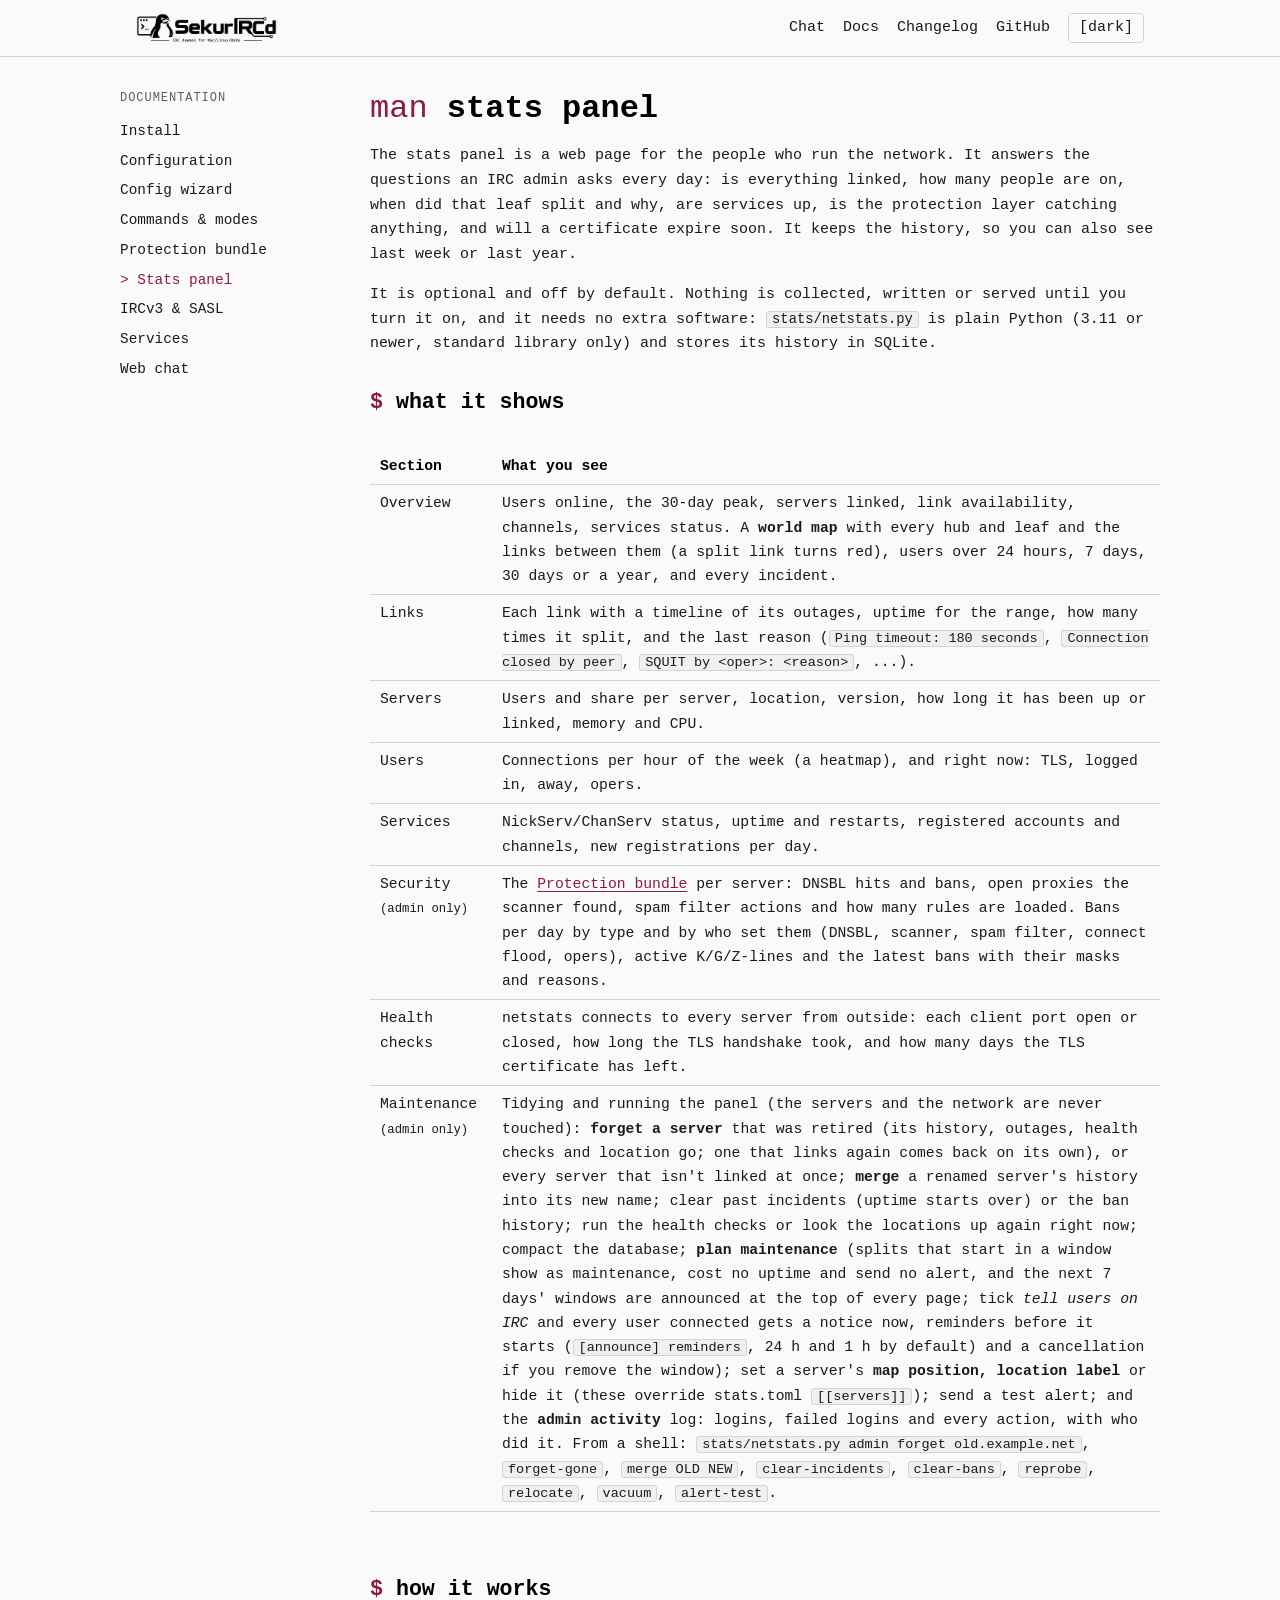
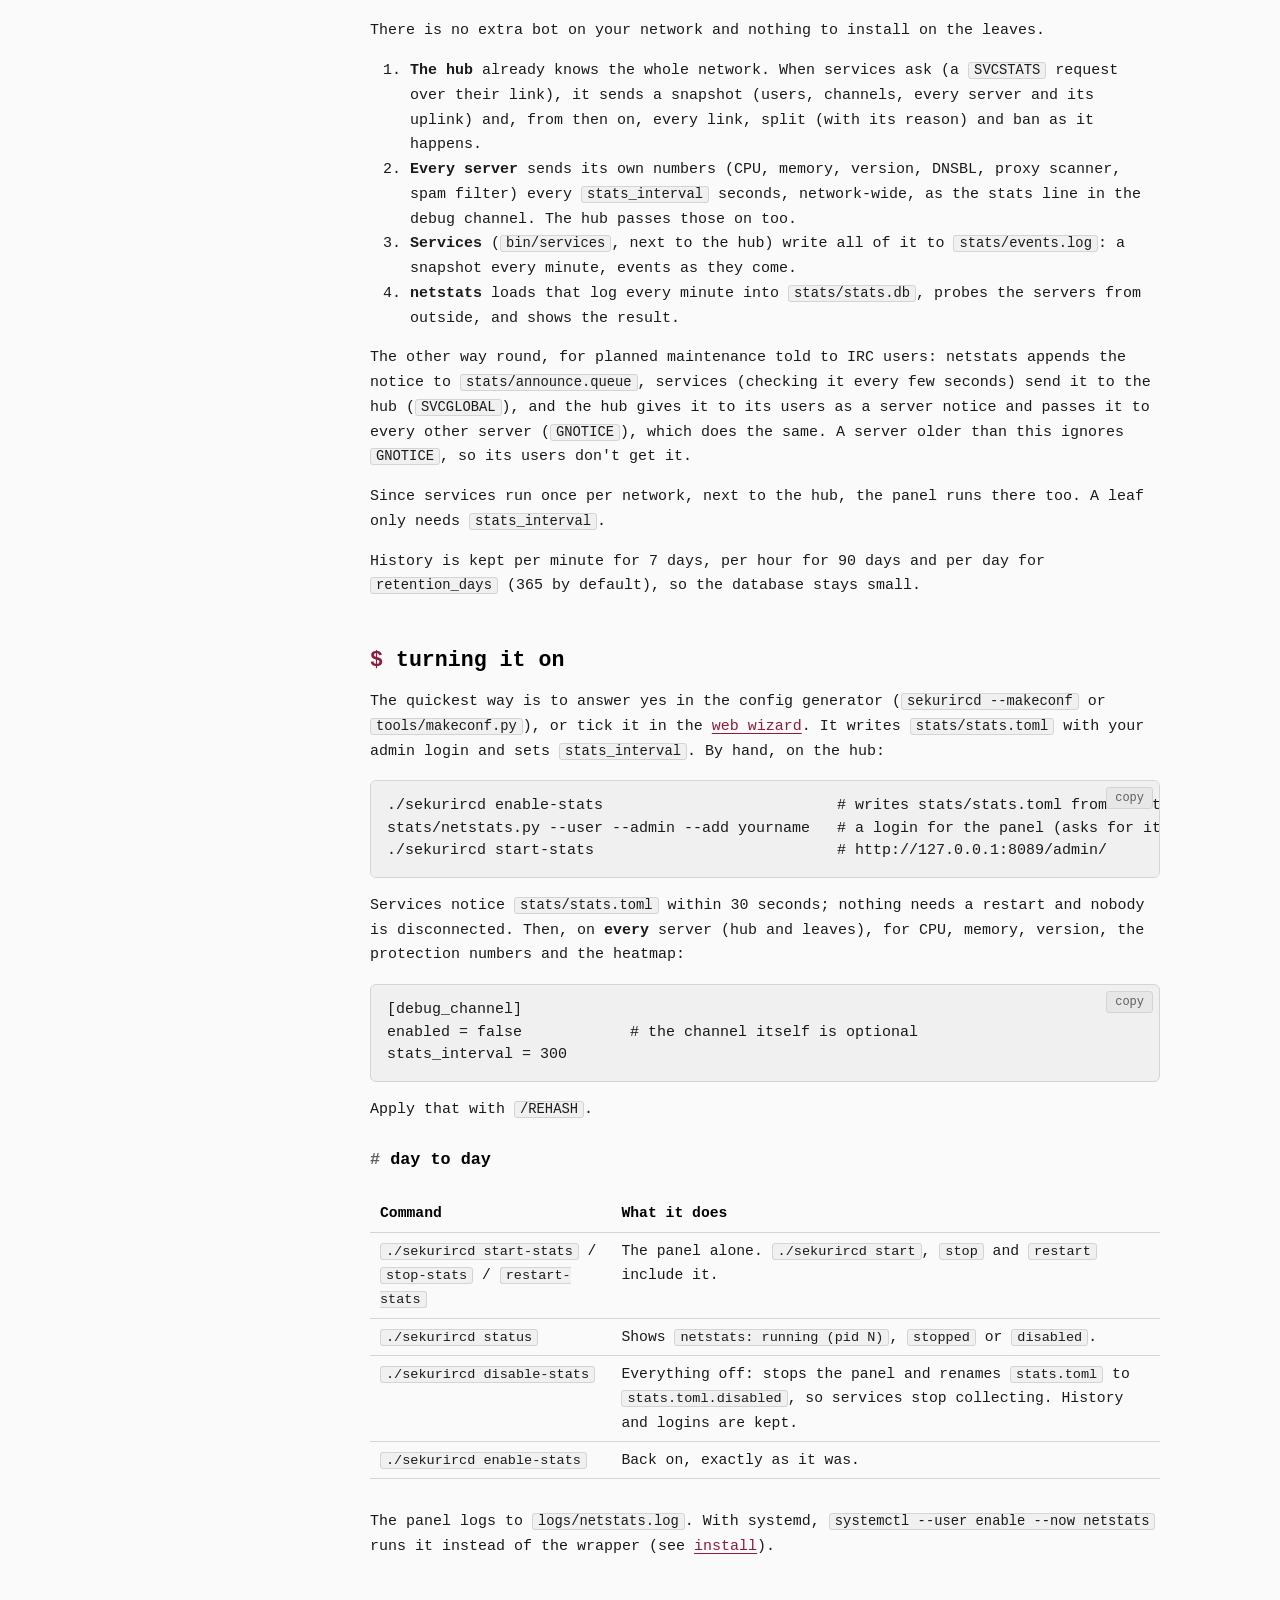
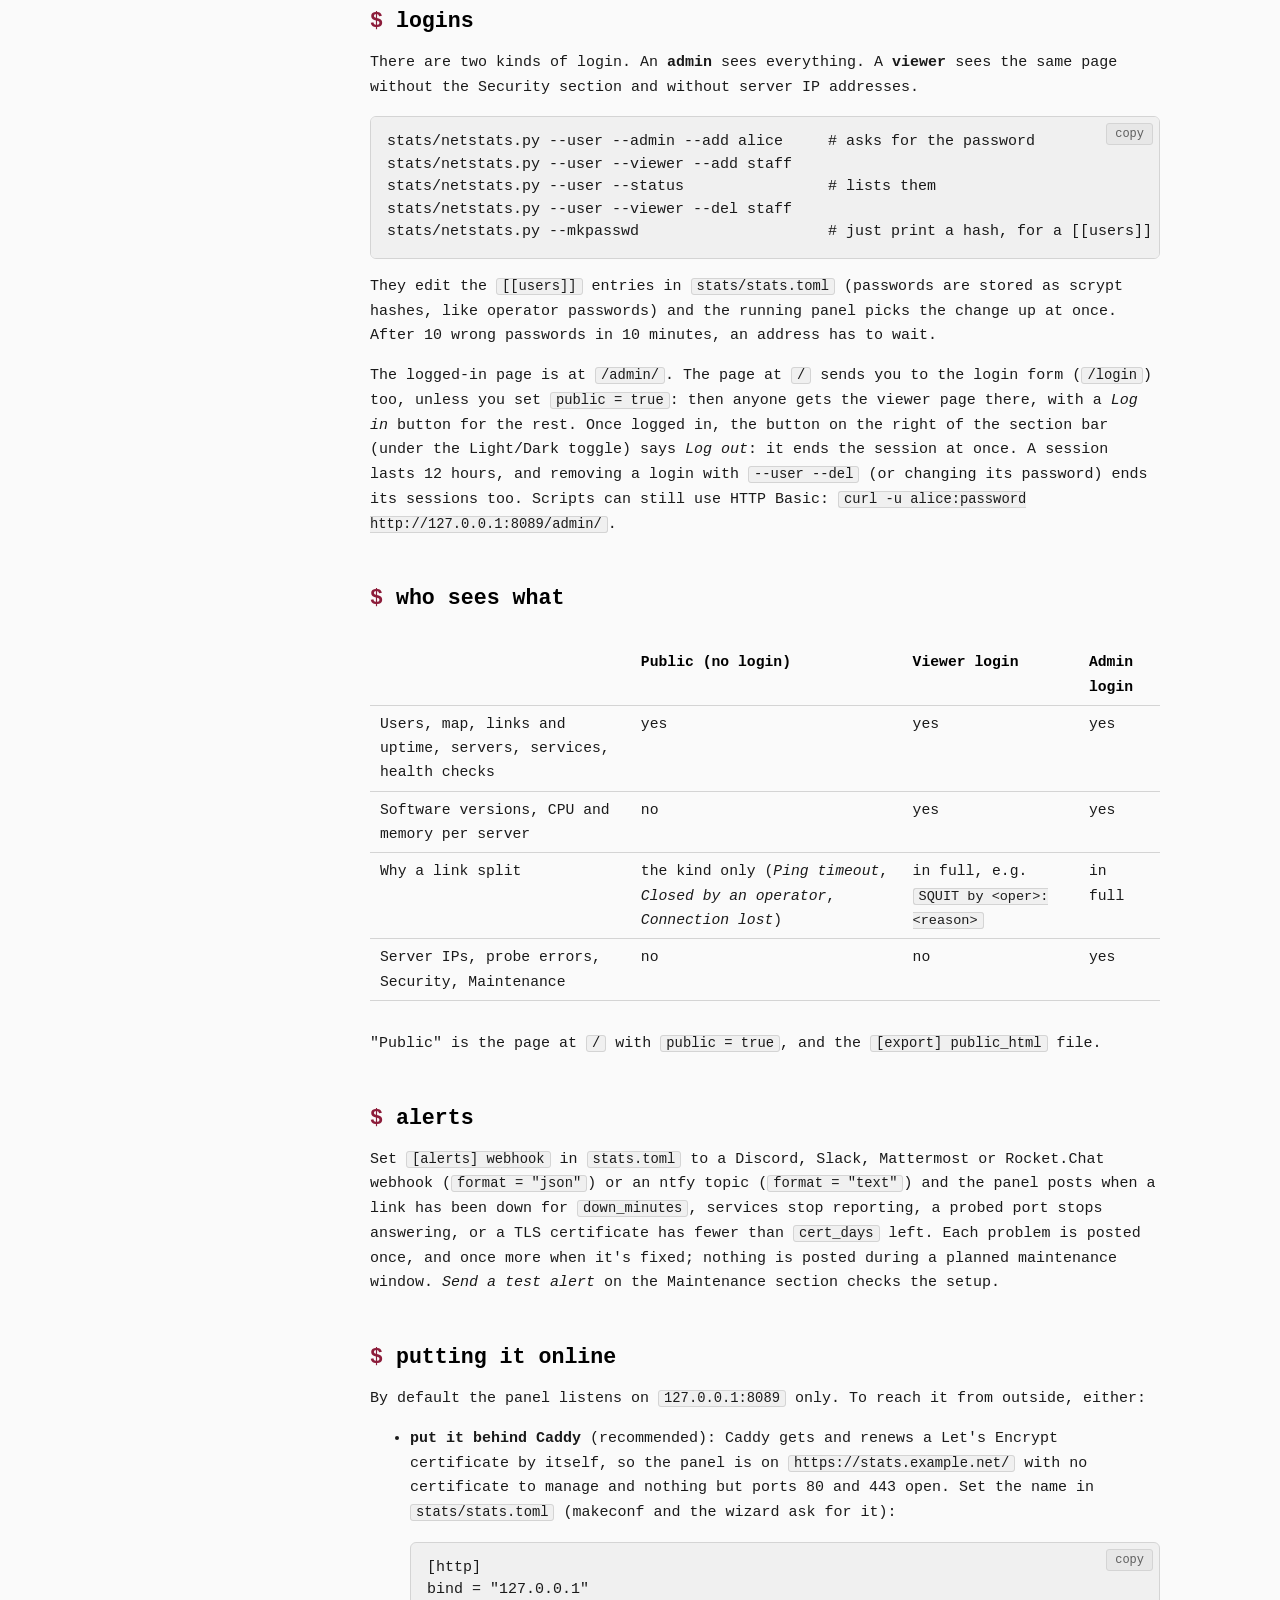
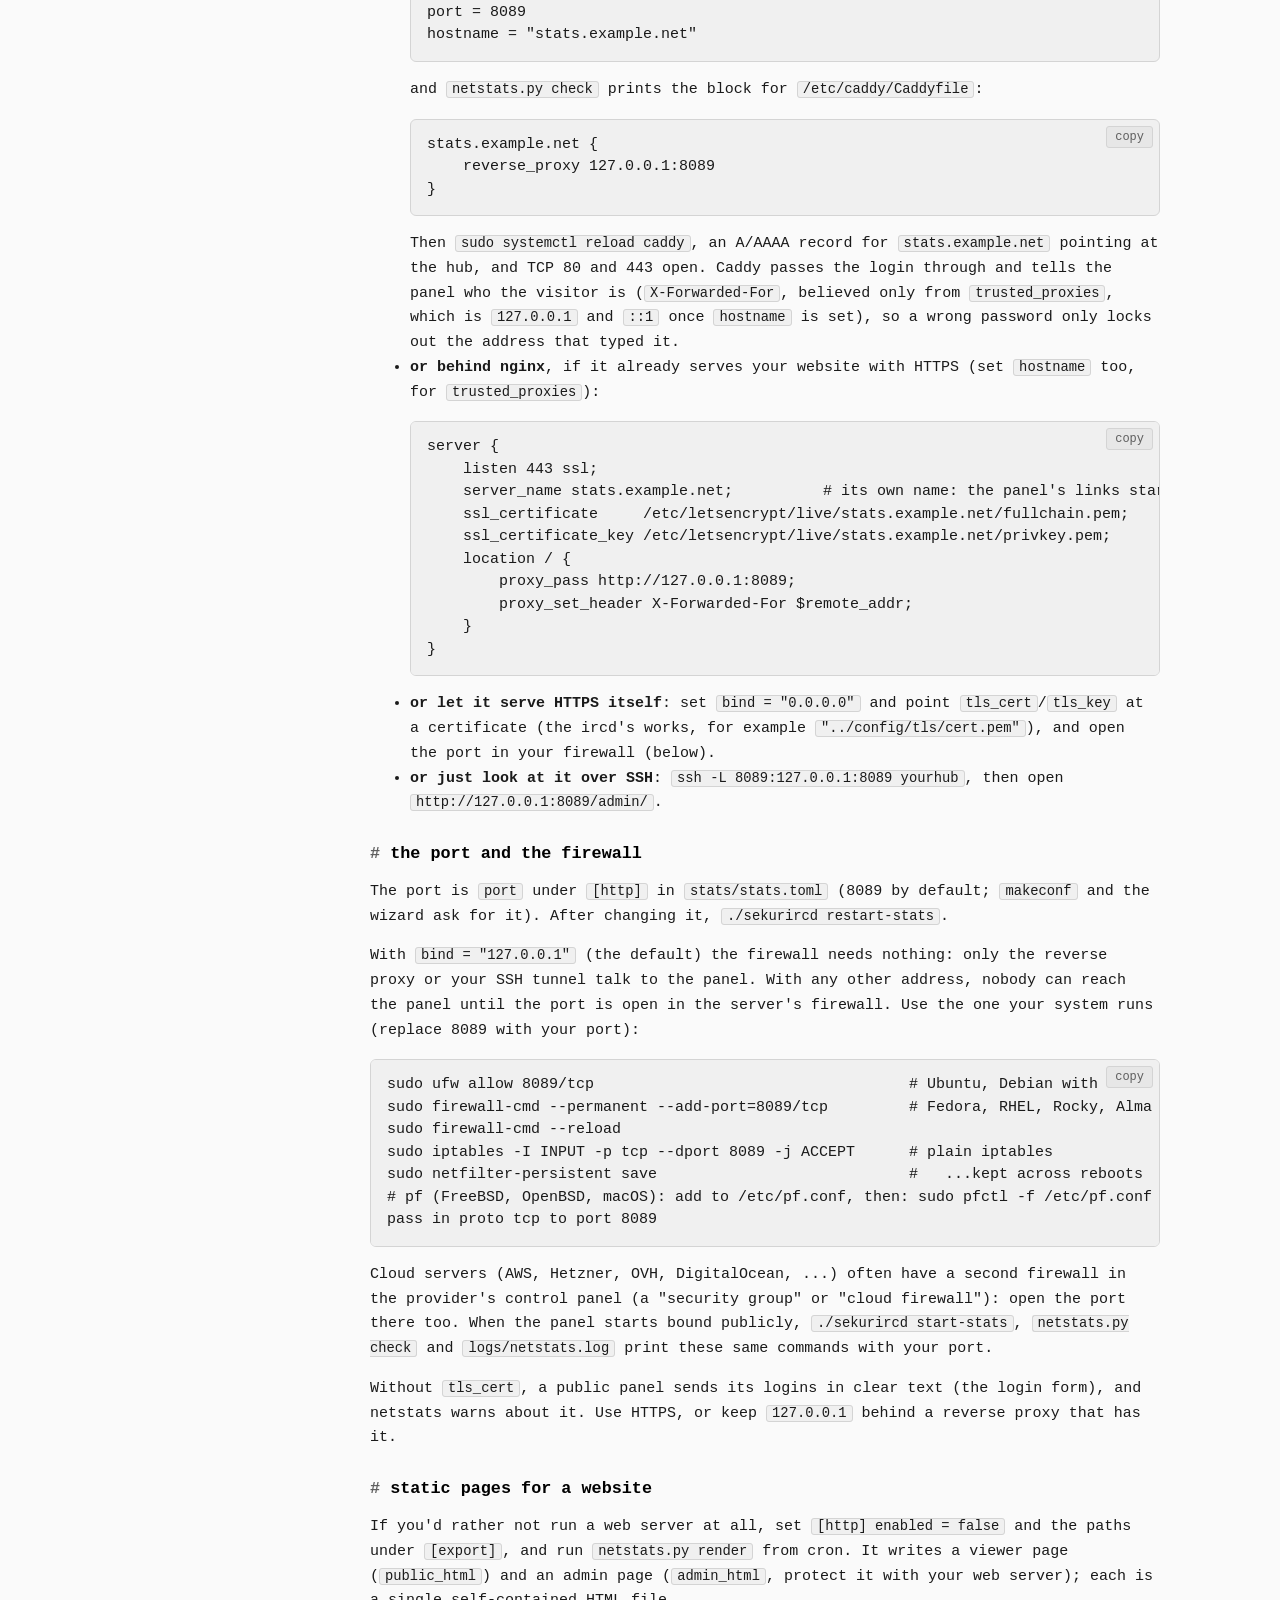
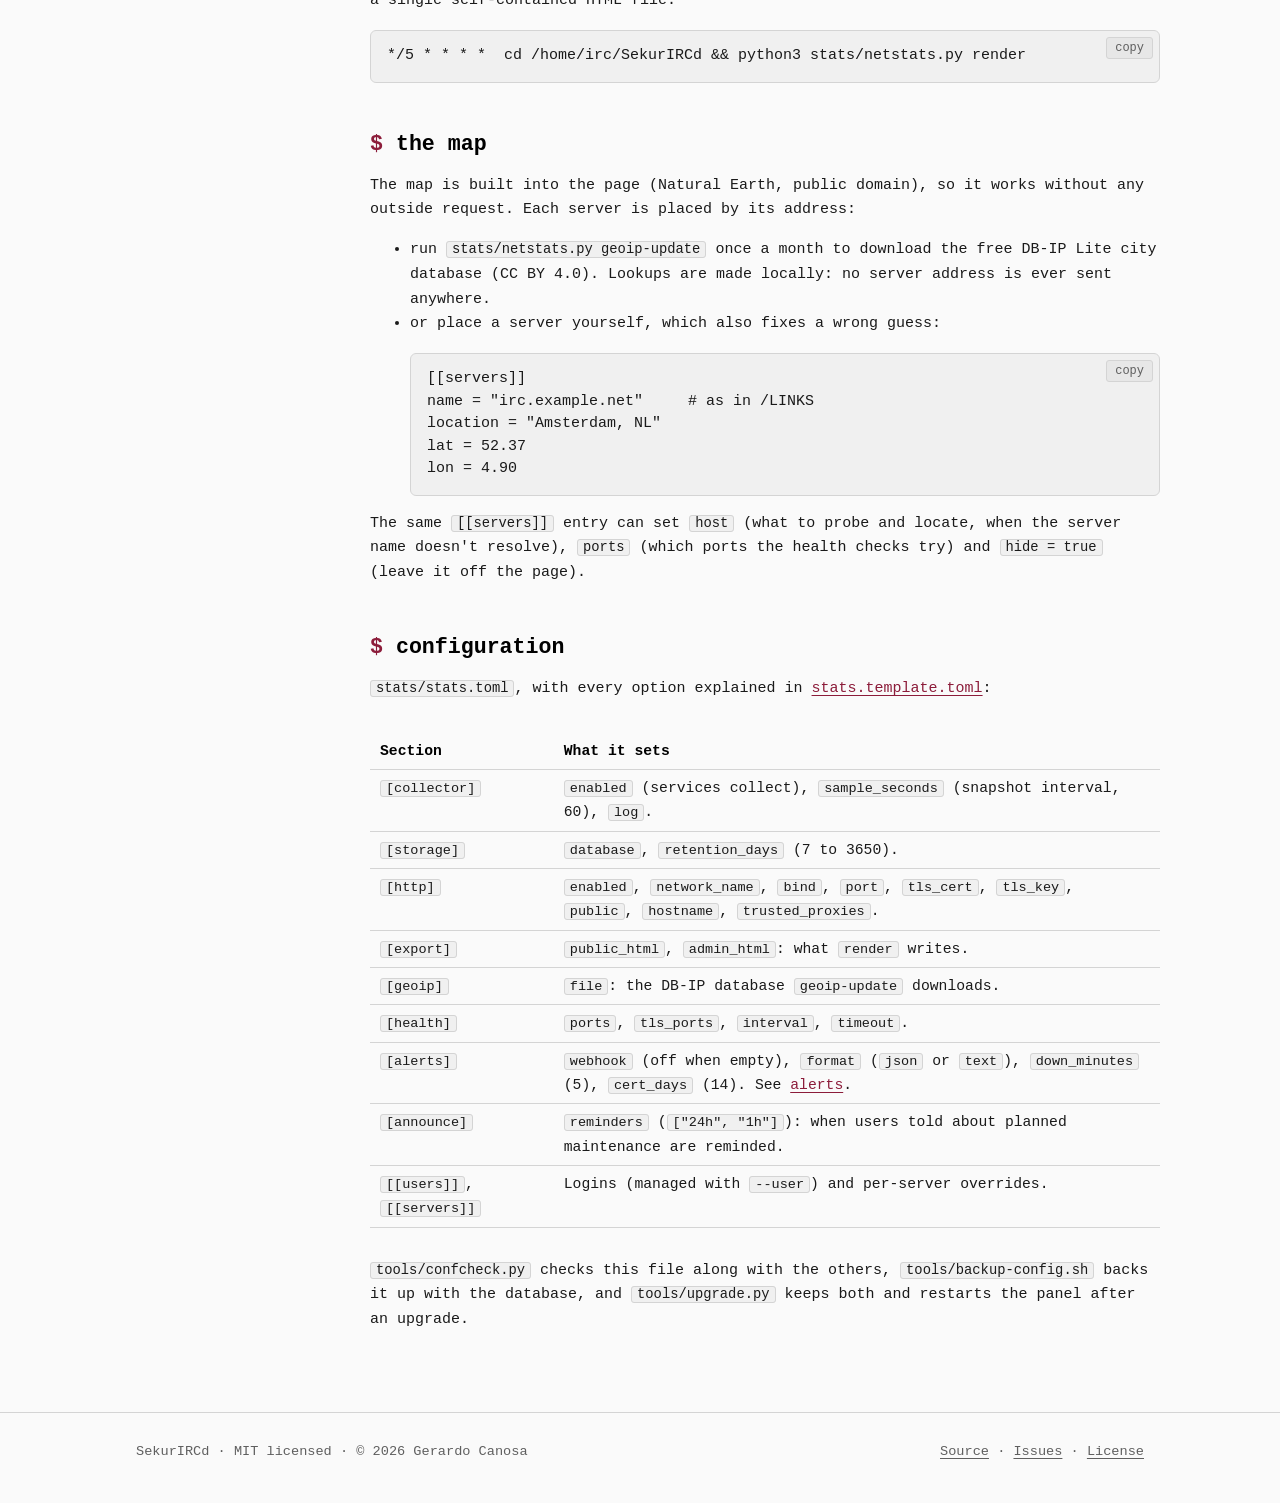
<file: web/docs/stats.html>
<!doctype html>
<html lang="en">
<head>
<meta charset="utf-8">
<meta name="viewport" content="width=device-width, initial-scale=1">
<title>Stats panel · SekurIRCd docs</title>
<meta name="description" content="The SekurIRCd network stats panel: a self-hosted web dashboard with a world map of your servers, users over time, netsplits and their reasons, uptime, services, protection, bans and health checks.">
<link rel="canonical" href="https://gcanosa.github.io/SekurIRCd/docs/stats.html">
<meta property="og:title" content="Stats panel · SekurIRCd docs">
<meta property="og:description" content="The SekurIRCd network stats panel: a self-hosted web dashboard with a world map of your servers, users over time, netsplits and their reasons, uptime, services, protection, bans and health checks.">
<meta property="og:image" content="https://gcanosa.github.io/SekurIRCd/img/og.png">
<meta property="og:type" content="website">
<meta name="twitter:card" content="summary_large_image">
<meta property="og:url" content="https://gcanosa.github.io/SekurIRCd/docs/stats.html">
<link rel="icon" href="../img/favicon.ico" sizes="any">
<script>(function(){var t;try{t=localStorage.getItem("theme")}catch(e){}if(t!=="light"&&t!=="dark")t=matchMedia("(prefers-color-scheme: light)").matches?"light":"dark";document.documentElement.dataset.theme=t})()</script>
<link rel="stylesheet" href="../css/site.css">
</head>
<body data-root="../" data-page="stats">
<header id="site-header"></header>
<div class="wrap docs-layout">
<aside id="docs-nav" class="docs-nav"></aside>
<main class="docs">
<h1>stats panel</h1>
<p>The stats panel is a web page for the people who run the network. It answers the questions an IRC admin asks every day: is everything linked, how many
  people are on, when did that leaf split and why, are services up, is the protection layer catching anything, and will a certificate expire soon.
  It keeps the history, so you can also see last week or last year.</p>
<p>It is optional and off by default. Nothing is collected, written or served until you turn it on, and it needs no extra software:
  <code>stats/netstats.py</code> is plain Python (3.11 or newer, standard library only) and stores its history in SQLite.</p>

<h2>what it shows</h2>
<div class="tablewrap"><table>
<tr><th>Section</th><th>What you see</th></tr>
<tr><td>Overview</td><td>Users online, the 30-day peak, servers linked, link availability, channels, services status. A <strong>world map</strong> with every hub and leaf
  and the links between them (a split link turns red), users over 24 hours, 7 days, 30 days or a year, and every incident.</td></tr>
<tr><td>Links</td><td>Each link with a timeline of its outages, uptime for the range, how many times it split, and the last reason
  (<code>Ping timeout: 180 seconds</code>, <code>Connection closed by peer</code>, <code>SQUIT by &lt;oper&gt;: &lt;reason&gt;</code>, ...).</td></tr>
<tr><td>Servers</td><td>Users and share per server, location, version, how long it has been up or linked, memory and CPU.</td></tr>
<tr><td>Users</td><td>Connections per hour of the week (a heatmap), and right now: TLS, logged in, away, opers.</td></tr>
<tr><td>Services</td><td>NickServ/ChanServ status, uptime and restarts, registered accounts and channels, new registrations per day.</td></tr>
<tr><td>Security <small>(admin only)</small></td><td>The <a href="protection.html">Protection bundle</a> per server: DNSBL hits and bans, open proxies the scanner found,
  spam filter actions and how many rules are loaded. Bans per day by type and by who set them (DNSBL, scanner, spam filter, connect flood, opers),
  active K/G/Z-lines and the latest bans with their masks and reasons.</td></tr>
<tr><td>Health checks</td><td>netstats connects to every server from outside: each client port open or closed, how long the TLS handshake took, and
  how many days the TLS certificate has left.</td></tr>
<tr><td>Maintenance <small>(admin only)</small></td><td>Tidying and running the panel (the servers and the network are never touched):
  <strong>forget a server</strong> that was retired (its history, outages, health checks and location go; one that links again comes back on its own), or
  every server that isn't linked at once; <strong>merge</strong> a renamed server's history into its new name; clear past incidents (uptime starts over) or the
  ban history; run the health checks or look the locations up again right now; compact the database; <strong>plan maintenance</strong> (splits that start in a
  window show as maintenance, cost no uptime and send no alert, and the next 7 days' windows are announced at the top of every page; tick
  <em>tell users on IRC</em> and every user connected gets a notice now, reminders before it starts (<code>[announce] reminders</code>, 24 h and 1 h
  by default) and a cancellation if you remove the window); set a server's
  <strong>map position, location label</strong> or hide it (these override stats.toml <code>[[servers]]</code>); send a test alert; and the <strong>admin activity</strong>
  log: logins, failed logins and every action, with who did it. From a shell: <code>stats/netstats.py admin forget old.example.net</code>,
  <code>forget-gone</code>, <code>merge OLD NEW</code>, <code>clear-incidents</code>, <code>clear-bans</code>, <code>reprobe</code>, <code>relocate</code>, <code>vacuum</code>,
  <code>alert-test</code>.</td></tr>
</table></div>

<h2>how it works</h2>
<p>There is no extra bot on your network and nothing to install on the leaves.</p>
<ol>
  <li><strong>The hub</strong> already knows the whole network. When services ask (a <code>SVCSTATS</code> request over their link), it sends a
    snapshot (users, channels, every server and its uplink) and, from then on, every link, split (with its reason) and ban as it happens.</li>
  <li><strong>Every server</strong> sends its own numbers (CPU, memory, version, DNSBL, proxy scanner, spam filter) every
    <code>stats_interval</code> seconds, network-wide, as the stats line in the debug channel. The hub passes those on too.</li>
  <li><strong>Services</strong> (<code>bin/services</code>, next to the hub) write all of it to <code>stats/events.log</code>: a snapshot every minute, events as they come.</li>
  <li><strong>netstats</strong> loads that log every minute into <code>stats/stats.db</code>, probes the servers from outside, and shows the result.</li>
</ol>
<p>The other way round, for planned maintenance told to IRC users: netstats appends the notice to <code>stats/announce.queue</code>, services
  (checking it every few seconds) send it to the hub (<code>SVCGLOBAL</code>), and the hub gives it to its users as a server notice and passes it to
  every other server (<code>GNOTICE</code>), which does the same. A server older than this ignores <code>GNOTICE</code>, so its users don't get it.</p>
<p>Since services run once per network, next to the hub, the panel runs there too. A leaf only needs <code>stats_interval</code>.</p>
<p>History is kept per minute for 7 days, per hour for 90 days and per day for <code>retention_days</code> (365 by default), so the database stays small.</p>

<h2>turning it on</h2>
<p>The quickest way is to answer yes in the config generator (<code>sekurircd --makeconf</code> or <code>tools/makeconf.py</code>), or tick it in the
  <a href="wizard.html">web wizard</a>. It writes <code>stats/stats.toml</code> with your admin login and sets <code>stats_interval</code>. By hand, on the hub:</p>
<pre>./sekurircd enable-stats                          # writes stats/stats.toml from the template, collector on
stats/netstats.py --user --admin --add yourname   # a login for the panel (asks for its password)
./sekurircd start-stats                           # http://127.0.0.1:8089/admin/</pre>
<p>Services notice <code>stats/stats.toml</code> within 30 seconds; nothing needs a restart and nobody is disconnected. Then, on <strong>every</strong> server
  (hub and leaves), for CPU, memory, version, the protection numbers and the heatmap:</p>
<pre>[debug_channel]
enabled = false            # the channel itself is optional
stats_interval = 300</pre>
<p>Apply that with <code>/REHASH</code>.</p>

<h3>day to day</h3>
<div class="tablewrap"><table>
<tr><th>Command</th><th>What it does</th></tr>
<tr><td><code>./sekurircd start-stats</code> / <code>stop-stats</code> / <code>restart-stats</code></td><td>The panel alone. <code>./sekurircd start</code>, <code>stop</code> and <code>restart</code> include it.</td></tr>
<tr><td><code>./sekurircd status</code></td><td>Shows <code>netstats: running (pid N)</code>, <code>stopped</code> or <code>disabled</code>.</td></tr>
<tr><td><code>./sekurircd disable-stats</code></td><td>Everything off: stops the panel and renames <code>stats.toml</code> to <code>stats.toml.disabled</code>, so services stop collecting. History and logins are kept.</td></tr>
<tr><td><code>./sekurircd enable-stats</code></td><td>Back on, exactly as it was.</td></tr>
</table></div>
<p>The panel logs to <code>logs/netstats.log</code>. With systemd, <code>systemctl --user enable --now netstats</code> runs it instead of the wrapper
  (see <a href="install.html">install</a>).</p>

<h2>logins</h2>
<p>There are two kinds of login. An <strong>admin</strong> sees everything. A <strong>viewer</strong> sees the same page without the Security section
  and without server IP addresses.</p>
<pre>stats/netstats.py --user --admin --add alice     # asks for the password
stats/netstats.py --user --viewer --add staff
stats/netstats.py --user --status                # lists them
stats/netstats.py --user --viewer --del staff
stats/netstats.py --mkpasswd                     # just print a hash, for a [[users]] entry written by hand</pre>
<p>They edit the <code>[[users]]</code> entries in <code>stats/stats.toml</code> (passwords are stored as scrypt hashes, like operator passwords) and the
  running panel picks the change up at once. After 10 wrong passwords in 10 minutes, an address has to wait.</p>
<p>The logged-in page is at <code>/admin/</code>. The page at <code>/</code> sends you to the login form (<code>/login</code>) too, unless you set <code>public = true</code>:
  then anyone gets the viewer page there, with a <em>Log in</em> button for the rest. Once logged in, the button on the right of the section bar (under the
  Light/Dark toggle) says <em>Log out</em>: it ends the session at once. A session lasts 12 hours, and removing a login with <code>--user --del</code> (or changing its
  password) ends its sessions too. Scripts can still use HTTP Basic: <code>curl -u alice:password http://127.0.0.1:8089/admin/</code>.</p>

<h2>who sees what</h2>
<div class="tablewrap"><table>
<tr><th></th><th>Public (no login)</th><th>Viewer login</th><th>Admin login</th></tr>
<tr><td>Users, map, links and uptime, servers, services, health checks</td><td>yes</td><td>yes</td><td>yes</td></tr>
<tr><td>Software versions, CPU and memory per server</td><td>no</td><td>yes</td><td>yes</td></tr>
<tr><td>Why a link split</td><td>the kind only (<em>Ping timeout</em>, <em>Closed by an operator</em>, <em>Connection lost</em>)</td><td>in full, e.g. <code>SQUIT by &lt;oper&gt;: &lt;reason&gt;</code></td><td>in full</td></tr>
<tr><td>Server IPs, probe errors, Security, Maintenance</td><td>no</td><td>no</td><td>yes</td></tr>
</table></div>
<p>"Public" is the page at <code>/</code> with <code>public = true</code>, and the <code>[export] public_html</code> file.</p>

<h2 id="alerts">alerts</h2>
<p>Set <code>[alerts] webhook</code> in <code>stats.toml</code> to a Discord, Slack, Mattermost or Rocket.Chat webhook (<code>format = "json"</code>) or an ntfy
  topic (<code>format = "text"</code>) and the panel posts when a link has been down for <code>down_minutes</code>, services stop reporting, a probed port stops
  answering, or a TLS certificate has fewer than <code>cert_days</code> left. Each problem is posted once, and once more when it's fixed; nothing is posted
  during a planned maintenance window. <em>Send a test alert</em> on the Maintenance section checks the setup.</p>

<h2>putting it online</h2>
<p>By default the panel listens on <code>127.0.0.1:8089</code> only. To reach it from outside, either:</p>
<ul>
  <li><strong>put it behind Caddy</strong> (recommended): Caddy gets and renews a Let's Encrypt certificate by itself, so the panel is on
    <code>https://stats.example.net/</code> with no certificate to manage and nothing but ports 80 and 443 open. Set the name in
    <code>stats/stats.toml</code> (makeconf and the wizard ask for it):
<pre>[http]
bind = "127.0.0.1"
port = 8089
hostname = "stats.example.net"</pre>
    and <code>netstats.py check</code> prints the block for <code>/etc/caddy/Caddyfile</code>:
<pre>stats.example.net {
    reverse_proxy 127.0.0.1:8089
}</pre>
    Then <code>sudo systemctl reload caddy</code>, an A/AAAA record for <code>stats.example.net</code> pointing at the hub, and TCP 80 and 443 open.
    Caddy passes the login through and tells the panel who the visitor is (<code>X-Forwarded-For</code>, believed only from
    <code>trusted_proxies</code>, which is <code>127.0.0.1</code> and <code>::1</code> once <code>hostname</code> is set), so a wrong password
    only locks out the address that typed it.</li>
  <li><strong>or behind nginx</strong>, if it already serves your website with HTTPS (set <code>hostname</code> too, for <code>trusted_proxies</code>):
<pre>server {
    listen 443 ssl;
    server_name stats.example.net;          # its own name: the panel's links start at /
    ssl_certificate     /etc/letsencrypt/live/stats.example.net/fullchain.pem;
    ssl_certificate_key /etc/letsencrypt/live/stats.example.net/privkey.pem;
    location / {
        proxy_pass http://127.0.0.1:8089;
        proxy_set_header X-Forwarded-For $remote_addr;
    }
}</pre></li>
  <li><strong>or let it serve HTTPS itself</strong>: set <code>bind = "0.0.0.0"</code> and point <code>tls_cert</code>/<code>tls_key</code> at a certificate
    (the ircd's works, for example <code>"../config/tls/cert.pem"</code>), and open the port in your firewall (below).</li>
  <li><strong>or just look at it over SSH</strong>: <code>ssh -L 8089:127.0.0.1:8089 yourhub</code>, then open <code>http://127.0.0.1:8089/admin/</code>.</li>
</ul>

<h3>the port and the firewall</h3>
<p>The port is <code>port</code> under <code>[http]</code> in <code>stats/stats.toml</code> (8089 by default; <code>makeconf</code> and the wizard ask for it).
  After changing it, <code>./sekurircd restart-stats</code>.</p>
<p>With <code>bind = "127.0.0.1"</code> (the default) the firewall needs nothing: only the reverse proxy or your SSH tunnel talk to the panel.
  With any other address, nobody can reach the panel until the port is open in the server's firewall. Use the one your system runs
  (replace 8089 with your port):</p>
<pre>sudo ufw allow 8089/tcp                                   # Ubuntu, Debian with ufw
sudo firewall-cmd --permanent --add-port=8089/tcp         # Fedora, RHEL, Rocky, Alma
sudo firewall-cmd --reload
sudo iptables -I INPUT -p tcp --dport 8089 -j ACCEPT      # plain iptables
sudo netfilter-persistent save                            #   ...kept across reboots
# pf (FreeBSD, OpenBSD, macOS): add to /etc/pf.conf, then: sudo pfctl -f /etc/pf.conf
pass in proto tcp to port 8089</pre>
<p>Cloud servers (AWS, Hetzner, OVH, DigitalOcean, ...) often have a second firewall in the provider's control panel (a "security group"
  or "cloud firewall"): open the port there too. When the panel starts bound publicly, <code>./sekurircd start-stats</code>,
  <code>netstats.py check</code> and <code>logs/netstats.log</code> print these same commands with your port.</p>
<p>Without <code>tls_cert</code>, a public panel sends its logins in clear text (the login form), and netstats warns about it. Use HTTPS, or keep
  <code>127.0.0.1</code> behind a reverse proxy that has it.</p>

<h3>static pages for a website</h3>
<p>If you'd rather not run a web server at all, set <code>[http] enabled = false</code> and the paths under <code>[export]</code>, and run
  <code>netstats.py render</code> from cron. It writes a viewer page (<code>public_html</code>) and an admin page (<code>admin_html</code>, protect it with your
  web server); each is a single self-contained HTML file.</p>
<pre>*/5 * * * *  cd /home/irc/SekurIRCd &amp;&amp; python3 stats/netstats.py render</pre>

<h2>the map</h2>
<p>The map is built into the page (Natural Earth, public domain), so it works without any outside request. Each server is placed by its address:</p>
<ul>
  <li>run <code>stats/netstats.py geoip-update</code> once a month to download the free DB-IP Lite city database (CC BY 4.0). Lookups are made locally:
    no server address is ever sent anywhere.</li>
  <li>or place a server yourself, which also fixes a wrong guess:
<pre>[[servers]]
name = "irc.example.net"     # as in /LINKS
location = "Amsterdam, NL"
lat = 52.37
lon = 4.90</pre></li>
</ul>
<p>The same <code>[[servers]]</code> entry can set <code>host</code> (what to probe and locate, when the server name doesn't resolve), <code>ports</code>
  (which ports the health checks try) and <code>hide = true</code> (leave it off the page).</p>

<h2>configuration</h2>
<p><code>stats/stats.toml</code>, with every option explained in <a href="https://github.com/gcanosa/SekurIRCd/blob/main/stats/stats.template.toml">stats.template.toml</a>:</p>
<div class="tablewrap"><table>
<tr><th>Section</th><th>What it sets</th></tr>
<tr><td><code>[collector]</code></td><td><code>enabled</code> (services collect), <code>sample_seconds</code> (snapshot interval, 60), <code>log</code>.</td></tr>
<tr><td><code>[storage]</code></td><td><code>database</code>, <code>retention_days</code> (7 to 3650).</td></tr>
<tr><td><code>[http]</code></td><td><code>enabled</code>, <code>network_name</code>, <code>bind</code>, <code>port</code>, <code>tls_cert</code>, <code>tls_key</code>, <code>public</code>,
  <code>hostname</code>, <code>trusted_proxies</code>.</td></tr>
<tr><td><code>[export]</code></td><td><code>public_html</code>, <code>admin_html</code>: what <code>render</code> writes.</td></tr>
<tr><td><code>[geoip]</code></td><td><code>file</code>: the DB-IP database <code>geoip-update</code> downloads.</td></tr>
<tr><td><code>[health]</code></td><td><code>ports</code>, <code>tls_ports</code>, <code>interval</code>, <code>timeout</code>.</td></tr>
<tr><td><code>[alerts]</code></td><td><code>webhook</code> (off when empty), <code>format</code> (<code>json</code> or <code>text</code>), <code>down_minutes</code> (5),
  <code>cert_days</code> (14). See <a href="#alerts">alerts</a>.</td></tr>
<tr><td><code>[announce]</code></td><td><code>reminders</code> (<code>["24h", "1h"]</code>): when users told about planned maintenance are reminded.</td></tr>
<tr><td><code>[[users]]</code>, <code>[[servers]]</code></td><td>Logins (managed with <code>--user</code>) and per-server overrides.</td></tr>
</table></div>
<p><code>tools/confcheck.py</code> checks this file along with the others, <code>tools/backup-config.sh</code> backs it up with the database, and
  <code>tools/upgrade.py</code> keeps both and restarts the panel after an upgrade.</p>
</main>
</div>
<footer id="site-footer"></footer>
<script src="../js/site.js"></script>
</body>
</html>
</file>
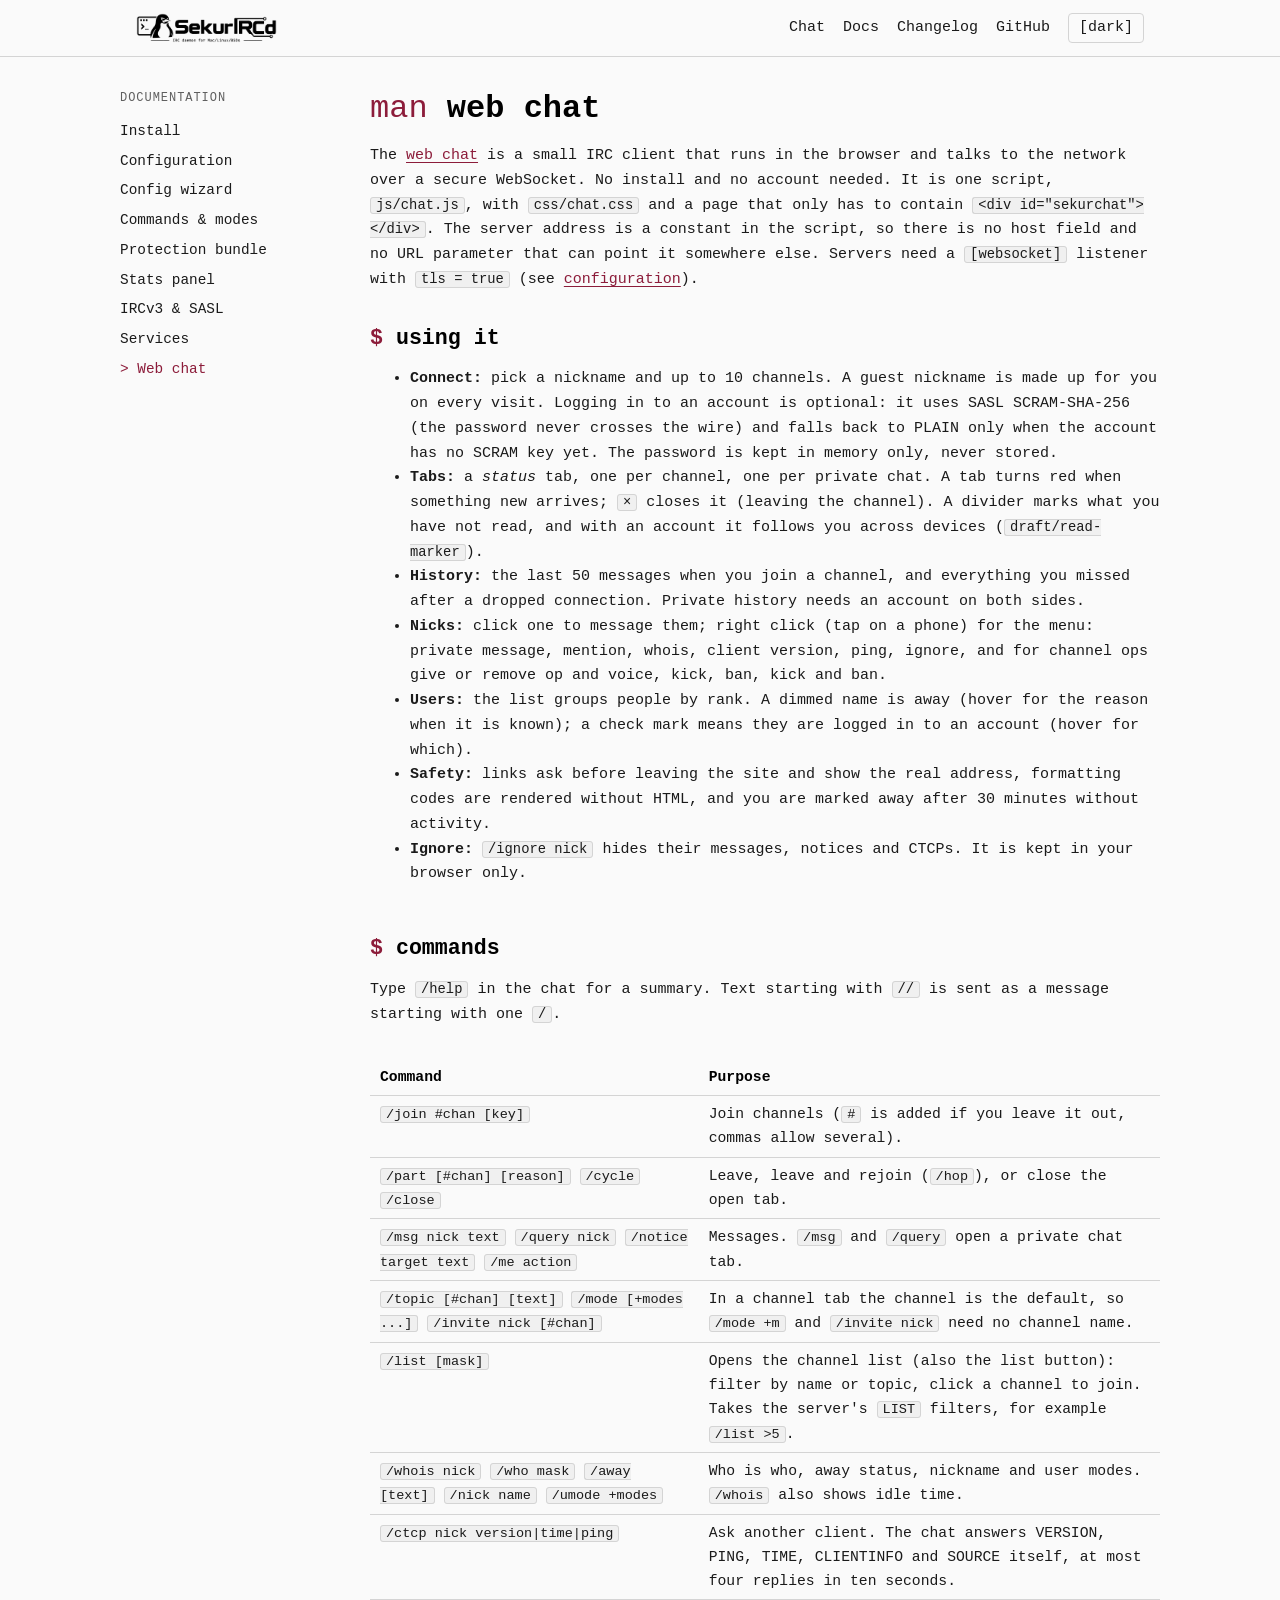
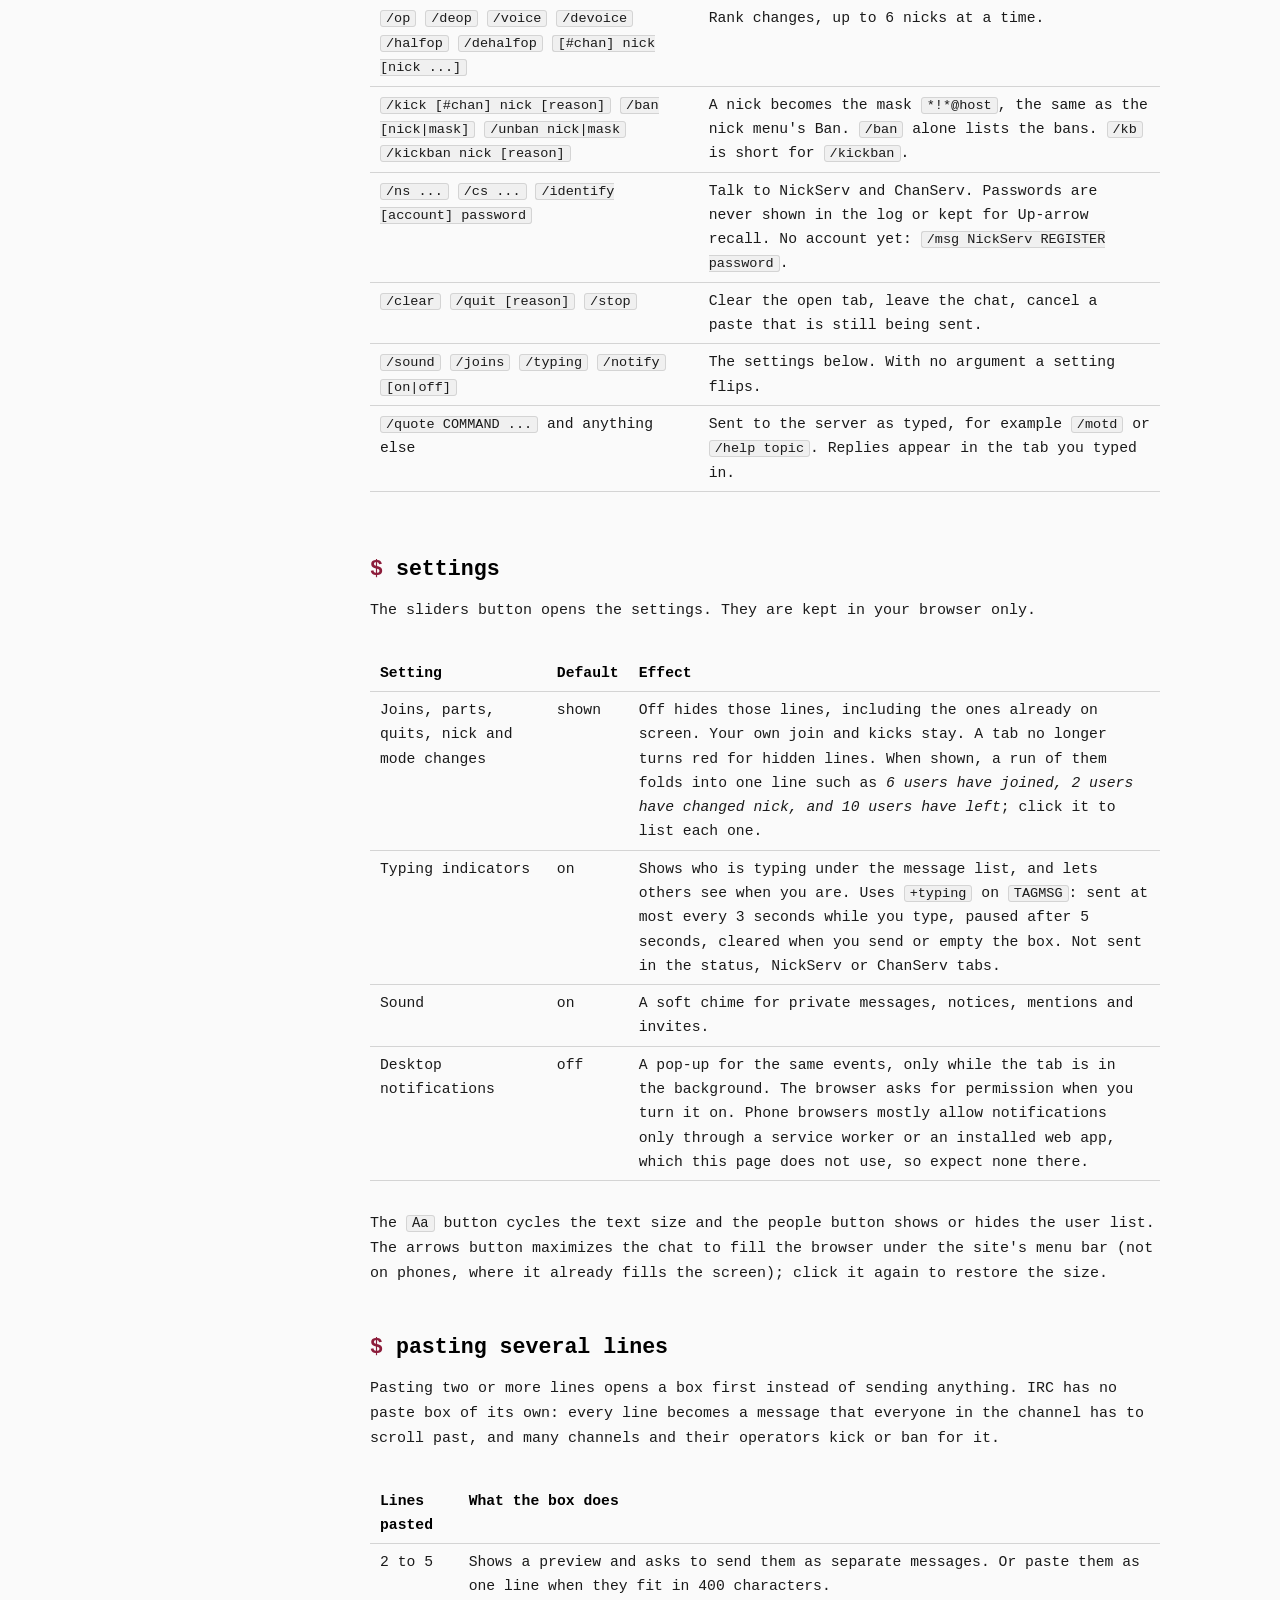
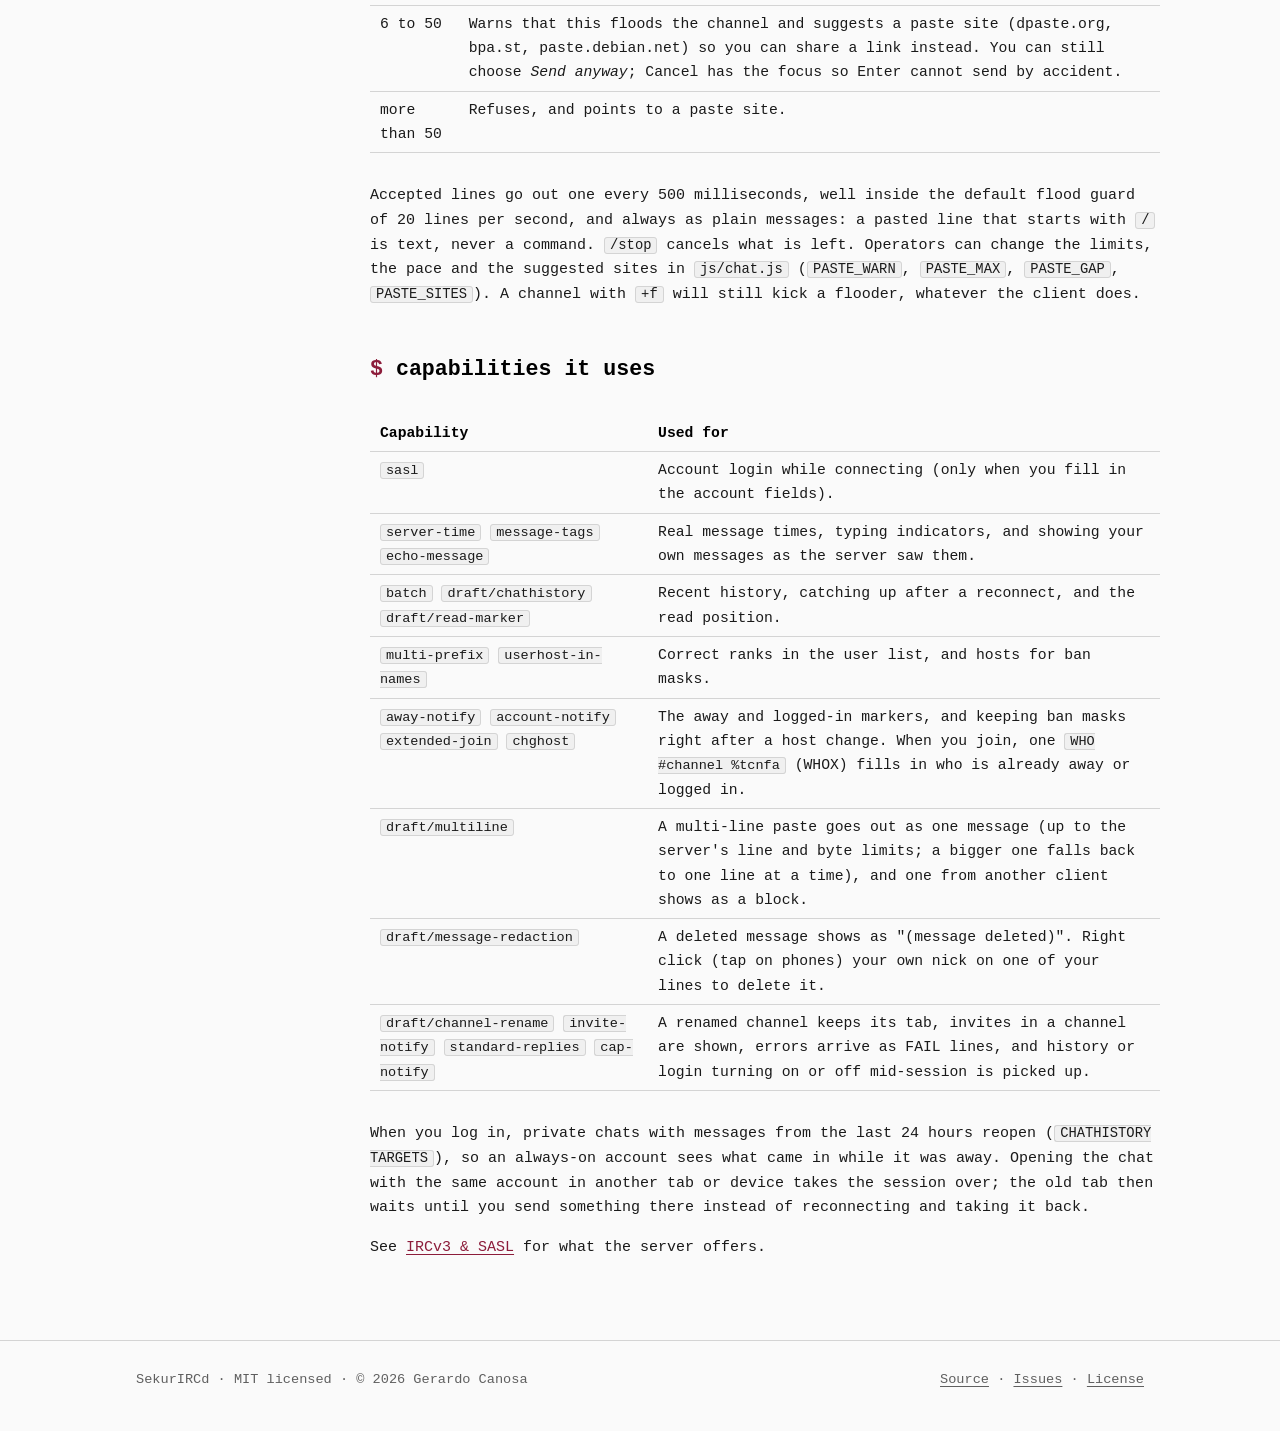
<file: web/docs/webchat.html>
<!doctype html>
<html lang="en">
<head>
<meta charset="utf-8">
<meta name="viewport" content="width=device-width, initial-scale=1">
<title>Web chat · SekurIRCd docs</title>
<meta name="description" content="The SekurNet web chat: commands, settings, typing indicators, the channel list, the multi-line paste guard and how it uses IRCv3.">
<link rel="canonical" href="https://gcanosa.github.io/SekurIRCd/docs/webchat.html">
<meta property="og:title" content="Web chat · SekurIRCd docs">
<meta property="og:description" content="The SekurNet web chat: commands, settings, typing indicators, the channel list, the multi-line paste guard and how it uses IRCv3.">
<meta property="og:image" content="https://gcanosa.github.io/SekurIRCd/img/og.png">
<meta property="og:type" content="website">
<meta name="twitter:card" content="summary_large_image">
<meta property="og:url" content="https://gcanosa.github.io/SekurIRCd/docs/webchat.html">
<link rel="icon" href="../img/favicon.ico" sizes="any">
<script>(function(){var t;try{t=localStorage.getItem("theme")}catch(e){}if(t!=="light"&&t!=="dark")t=matchMedia("(prefers-color-scheme: light)").matches?"light":"dark";document.documentElement.dataset.theme=t})()</script>
<link rel="stylesheet" href="../css/site.css">
</head>
<body data-root="../" data-page="webchat">
<header id="site-header"></header>
<div class="wrap docs-layout">
<aside id="docs-nav" class="docs-nav"></aside>
<main class="docs">
<h1>web chat</h1>
<p>The <a href="../chat.html">web chat</a> is a small IRC client that runs in the browser and talks to the network over a secure WebSocket. No install and no account needed.
  It is one script, <code>js/chat.js</code>, with <code>css/chat.css</code> and a page that only has to contain <code>&lt;div id="sekurchat"&gt;&lt;/div&gt;</code>.
  The server address is a constant in the script, so there is no host field and no URL parameter that can point it somewhere else.
  Servers need a <code>[websocket]</code> listener with <code>tls = true</code> (see <a href="configuration.html">configuration</a>).</p>

<h2>using it</h2>
<ul>
<li><strong>Connect:</strong> pick a nickname and up to 10 channels. A guest nickname is made up for you on every visit. Logging in to an account is optional: it uses SASL SCRAM-SHA-256 (the password never crosses the wire) and falls back to PLAIN only when the account has no SCRAM key yet. The password is kept in memory only, never stored.</li>
<li><strong>Tabs:</strong> a <em>status</em> tab, one per channel, one per private chat. A tab turns red when something new arrives; <code>×</code> closes it (leaving the channel). A divider marks what you have not read, and with an account it follows you across devices (<code>draft/read-marker</code>).</li>
<li><strong>History:</strong> the last 50 messages when you join a channel, and everything you missed after a dropped connection. Private history needs an account on both sides.</li>
<li><strong>Nicks:</strong> click one to message them; right click (tap on a phone) for the menu: private message, mention, whois, client version, ping, ignore, and for channel ops give or remove op and voice, kick, ban, kick and ban.</li>
<li><strong>Users:</strong> the list groups people by rank. A dimmed name is away (hover for the reason when it is known); a check mark means they are logged in to an account (hover for which).</li>
<li><strong>Safety:</strong> links ask before leaving the site and show the real address, formatting codes are rendered without HTML, and you are marked away after 30 minutes without activity.</li>
<li><strong>Ignore:</strong> <code>/ignore nick</code> hides their messages, notices and CTCPs. It is kept in your browser only.</li>
</ul>

<h2>commands</h2>
<p>Type <code>/help</code> in the chat for a summary. Text starting with <code>//</code> is sent as a message starting with one <code>/</code>.</p>
<div class="tablewrap"><table>
<tr><th>Command</th><th>Purpose</th></tr>
<tr><td><code>/join #chan [key]</code></td><td>Join channels (<code>#</code> is added if you leave it out, commas allow several).</td></tr>
<tr><td><code>/part [#chan] [reason]</code> <code>/cycle</code> <code>/close</code></td><td>Leave, leave and rejoin (<code>/hop</code>), or close the open tab.</td></tr>
<tr><td><code>/msg nick text</code> <code>/query nick</code> <code>/notice target text</code> <code>/me action</code></td><td>Messages. <code>/msg</code> and <code>/query</code> open a private chat tab.</td></tr>
<tr><td><code>/topic [#chan] [text]</code> <code>/mode [+modes ...]</code> <code>/invite nick [#chan]</code></td><td>In a channel tab the channel is the default, so <code>/mode +m</code> and <code>/invite nick</code> need no channel name.</td></tr>
<tr><td><code>/list [mask]</code></td><td>Opens the channel list (also the list button): filter by name or topic, click a channel to join. Takes the server's <code>LIST</code> filters, for example <code>/list &gt;5</code>.</td></tr>
<tr><td><code>/whois nick</code> <code>/who mask</code> <code>/away [text]</code> <code>/nick name</code> <code>/umode +modes</code></td><td>Who is who, away status, nickname and user modes. <code>/whois</code> also shows idle time.</td></tr>
<tr><td><code>/ctcp nick version|time|ping</code></td><td>Ask another client. The chat answers VERSION, PING, TIME, CLIENTINFO and SOURCE itself, at most four replies in ten seconds.</td></tr>
<tr><td><code>/op</code> <code>/deop</code> <code>/voice</code> <code>/devoice</code> <code>/halfop</code> <code>/dehalfop</code> <code>[#chan] nick [nick ...]</code></td><td>Rank changes, up to 6 nicks at a time.</td></tr>
<tr><td><code>/kick [#chan] nick [reason]</code> <code>/ban [nick|mask]</code> <code>/unban nick|mask</code> <code>/kickban nick [reason]</code></td><td>A nick becomes the mask <code>*!*@host</code>, the same as the nick menu's Ban. <code>/ban</code> alone lists the bans. <code>/kb</code> is short for <code>/kickban</code>.</td></tr>
<tr><td><code>/ns ...</code> <code>/cs ...</code> <code>/identify [account] password</code></td><td>Talk to NickServ and ChanServ. Passwords are never shown in the log or kept for Up-arrow recall. No account yet: <code>/msg NickServ REGISTER password</code>.</td></tr>
<tr><td><code>/clear</code> <code>/quit [reason]</code> <code>/stop</code></td><td>Clear the open tab, leave the chat, cancel a paste that is still being sent.</td></tr>
<tr><td><code>/sound</code> <code>/joins</code> <code>/typing</code> <code>/notify</code> <code>[on|off]</code></td><td>The settings below. With no argument a setting flips.</td></tr>
<tr><td><code>/quote COMMAND ...</code> and anything else</td><td>Sent to the server as typed, for example <code>/motd</code> or <code>/help topic</code>. Replies appear in the tab you typed in.</td></tr>
</table></div>

<h2>settings</h2>
<p>The sliders button opens the settings. They are kept in your browser only.</p>
<div class="tablewrap"><table>
<tr><th>Setting</th><th>Default</th><th>Effect</th></tr>
<tr><td>Joins, parts, quits, nick and mode changes</td><td>shown</td><td>Off hides those lines, including the ones already on screen. Your own join and kicks stay. A tab no longer turns red for hidden lines. When shown, a run of them folds into one line such as <em>6 users have joined, 2 users have changed nick, and 10 users have left</em>; click it to list each one.</td></tr>
<tr><td>Typing indicators</td><td>on</td><td>Shows who is typing under the message list, and lets others see when you are. Uses <code>+typing</code> on <code>TAGMSG</code>: sent at most every 3 seconds while you type, paused after 5 seconds, cleared when you send or empty the box. Not sent in the status, NickServ or ChanServ tabs.</td></tr>
<tr><td>Sound</td><td>on</td><td>A soft chime for private messages, notices, mentions and invites.</td></tr>
<tr><td>Desktop notifications</td><td>off</td><td>A pop-up for the same events, only while the tab is in the background. The browser asks for permission when you turn it on. Phone browsers mostly allow notifications only through a service worker or an installed web app, which this page does not use, so expect none there.</td></tr>
</table></div>
<p>The <code>Aa</code> button cycles the text size and the people button shows or hides the user list. The arrows button maximizes the chat to fill the browser under the site's menu bar (not on phones, where it already fills the screen); click it again to restore the size.</p>

<h2>pasting several lines</h2>
<p>Pasting two or more lines opens a box first instead of sending anything. IRC has no paste box of its own: every line becomes a message that everyone in the channel has to scroll past, and many channels and their operators kick or ban for it.</p>
<div class="tablewrap"><table>
<tr><th>Lines pasted</th><th>What the box does</th></tr>
<tr><td>2 to 5</td><td>Shows a preview and asks to send them as separate messages. Or paste them as one line when they fit in 400 characters.</td></tr>
<tr><td>6 to 50</td><td>Warns that this floods the channel and suggests a paste site (dpaste.org, bpa.st, paste.debian.net) so you can share a link instead. You can still choose <em>Send anyway</em>; Cancel has the focus so Enter cannot send by accident.</td></tr>
<tr><td>more than 50</td><td>Refuses, and points to a paste site.</td></tr>
</table></div>
<p>Accepted lines go out one every 500 milliseconds, well inside the default flood guard of 20 lines per second, and always as plain messages: a pasted line that starts with <code>/</code> is text, never a command. <code>/stop</code> cancels what is left.
  Operators can change the limits, the pace and the suggested sites in <code>js/chat.js</code> (<code>PASTE_WARN</code>, <code>PASTE_MAX</code>, <code>PASTE_GAP</code>, <code>PASTE_SITES</code>).
  A channel with <code>+f</code> will still kick a flooder, whatever the client does.</p>

<h2>capabilities it uses</h2>
<div class="tablewrap"><table>
<tr><th>Capability</th><th>Used for</th></tr>
<tr><td><code>sasl</code></td><td>Account login while connecting (only when you fill in the account fields).</td></tr>
<tr><td><code>server-time</code> <code>message-tags</code> <code>echo-message</code></td><td>Real message times, typing indicators, and showing your own messages as the server saw them.</td></tr>
<tr><td><code>batch</code> <code>draft/chathistory</code> <code>draft/read-marker</code></td><td>Recent history, catching up after a reconnect, and the read position.</td></tr>
<tr><td><code>multi-prefix</code> <code>userhost-in-names</code></td><td>Correct ranks in the user list, and hosts for ban masks.</td></tr>
<tr><td><code>away-notify</code> <code>account-notify</code> <code>extended-join</code> <code>chghost</code></td><td>The away and logged-in markers, and keeping ban masks right after a host change. When you join, one <code>WHO #channel %tcnfa</code> (WHOX) fills in who is already away or logged in.</td></tr>
<tr><td><code>draft/multiline</code></td><td>A multi-line paste goes out as one message (up to the server's line and byte limits; a bigger one falls back to one line at a time), and one from another client shows as a block.</td></tr>
<tr><td><code>draft/message-redaction</code></td><td>A deleted message shows as "(message deleted)". Right click (tap on phones) your own nick on one of your lines to delete it.</td></tr>
<tr><td><code>draft/channel-rename</code> <code>invite-notify</code> <code>standard-replies</code> <code>cap-notify</code></td><td>A renamed channel keeps its tab, invites in a channel are shown, errors arrive as FAIL lines, and history or login turning on or off mid-session is picked up.</td></tr>
</table></div>
<p>When you log in, private chats with messages from the last 24 hours reopen (<code>CHATHISTORY TARGETS</code>), so an always-on account sees what came in while it was away.
  Opening the chat with the same account in another tab or device takes the session over; the old tab then waits until you send something there instead of reconnecting and taking it back.</p>
<p>See <a href="ircv3.html">IRCv3 &amp; SASL</a> for what the server offers.</p>
</main>
</div>
<footer id="site-footer"></footer>
<script src="../js/site.js"></script>
</body>
</html>
</file>
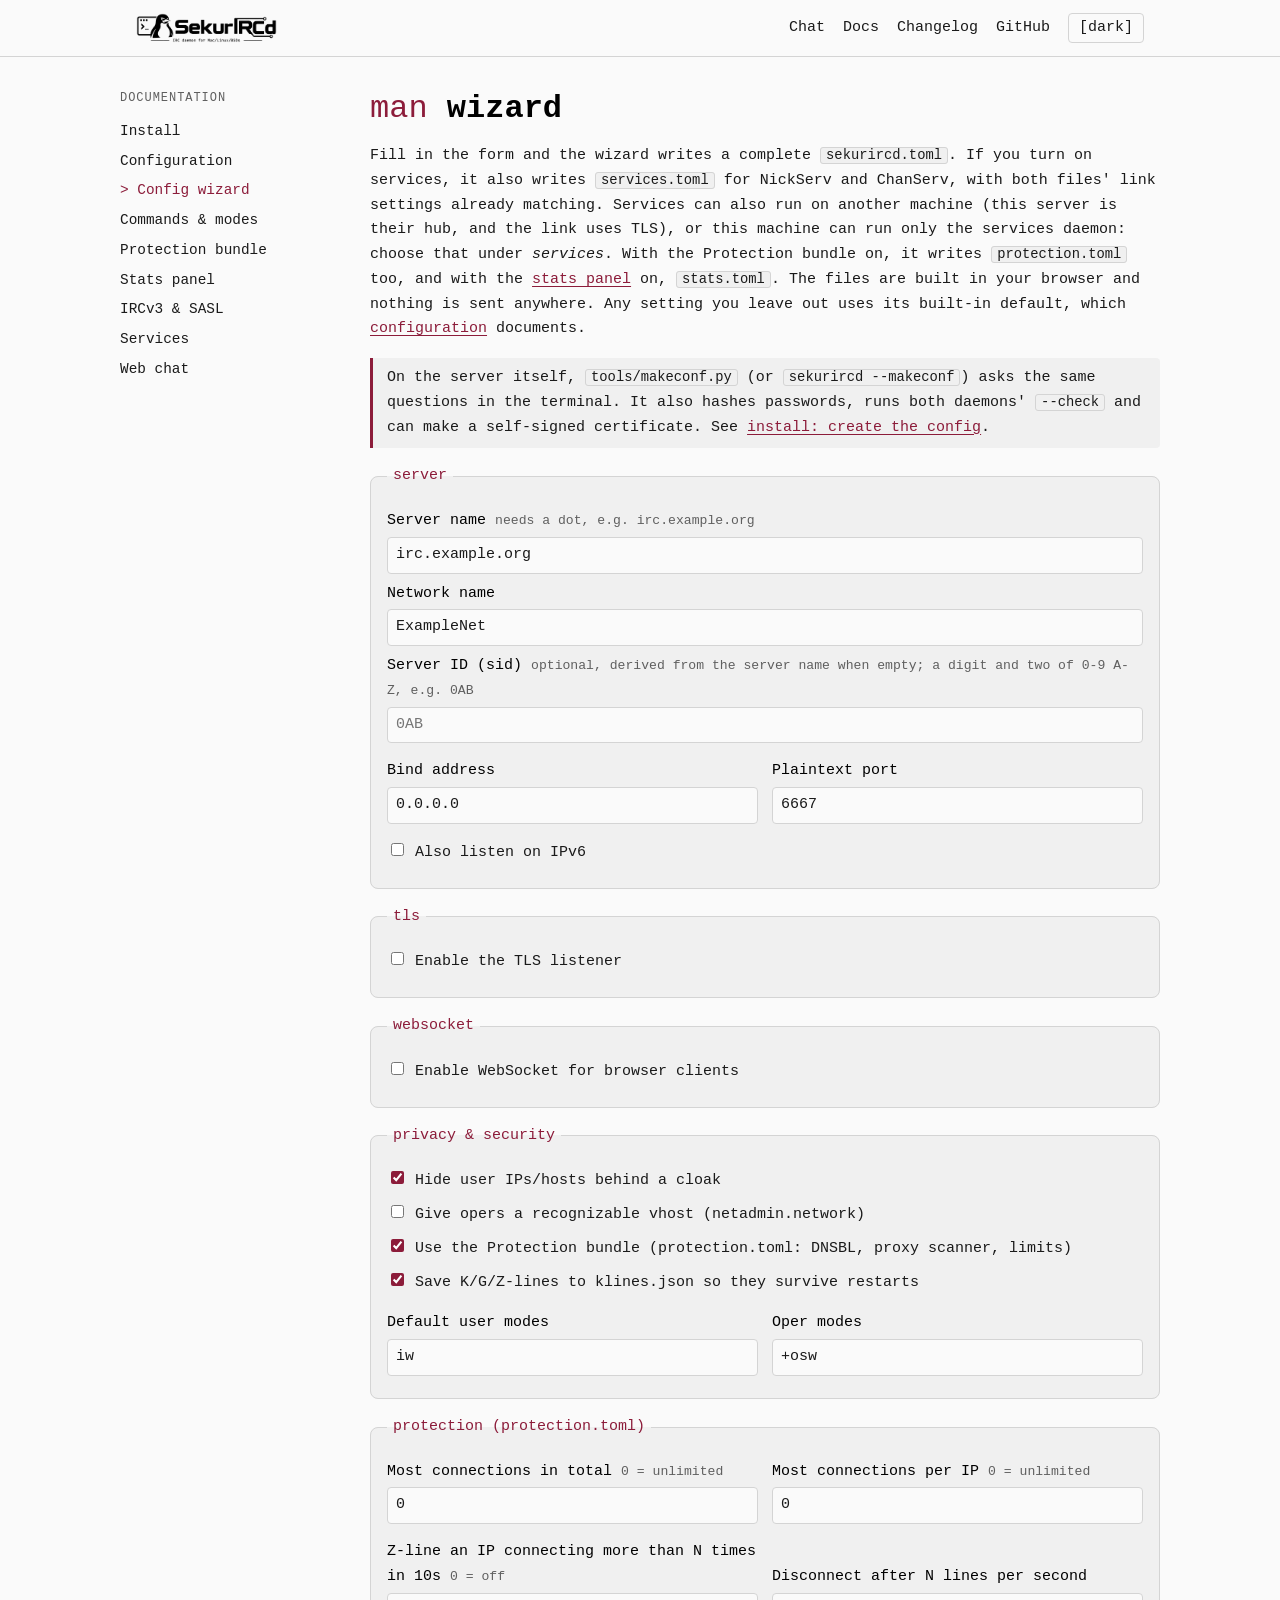
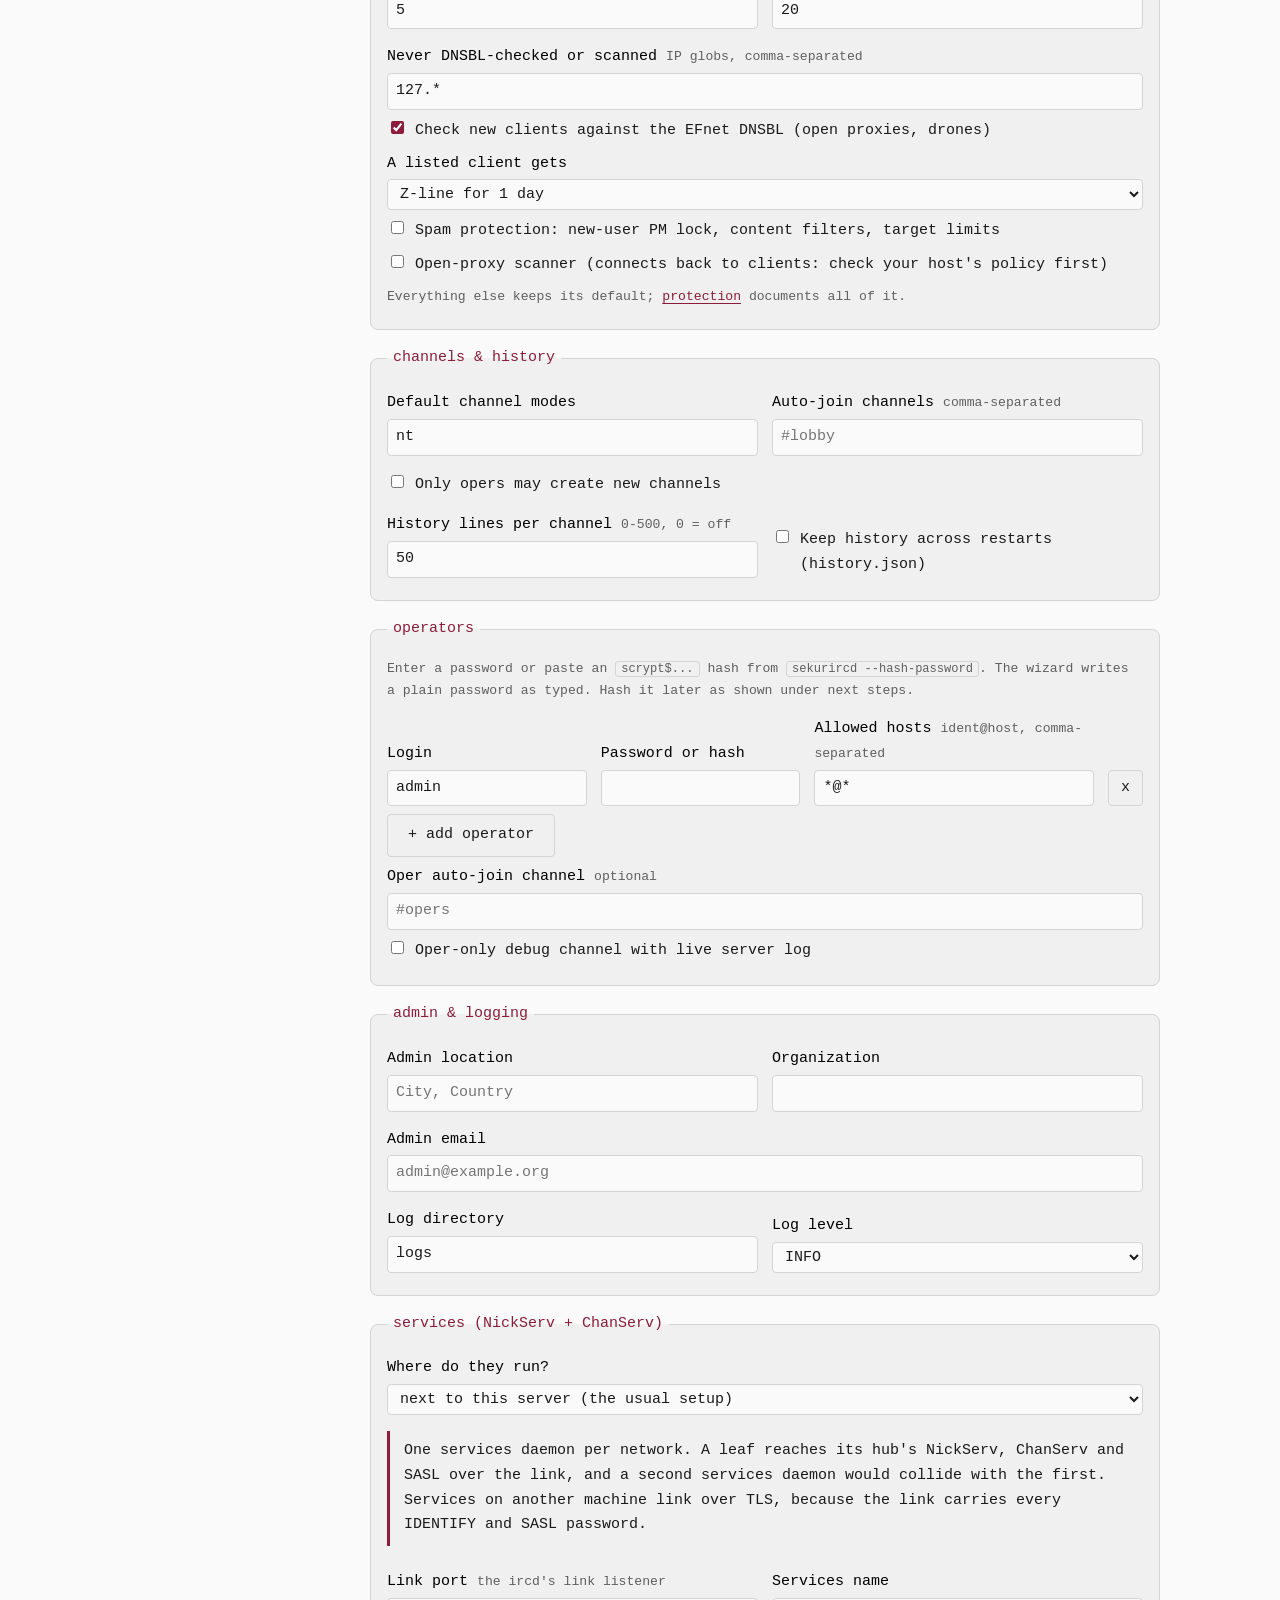
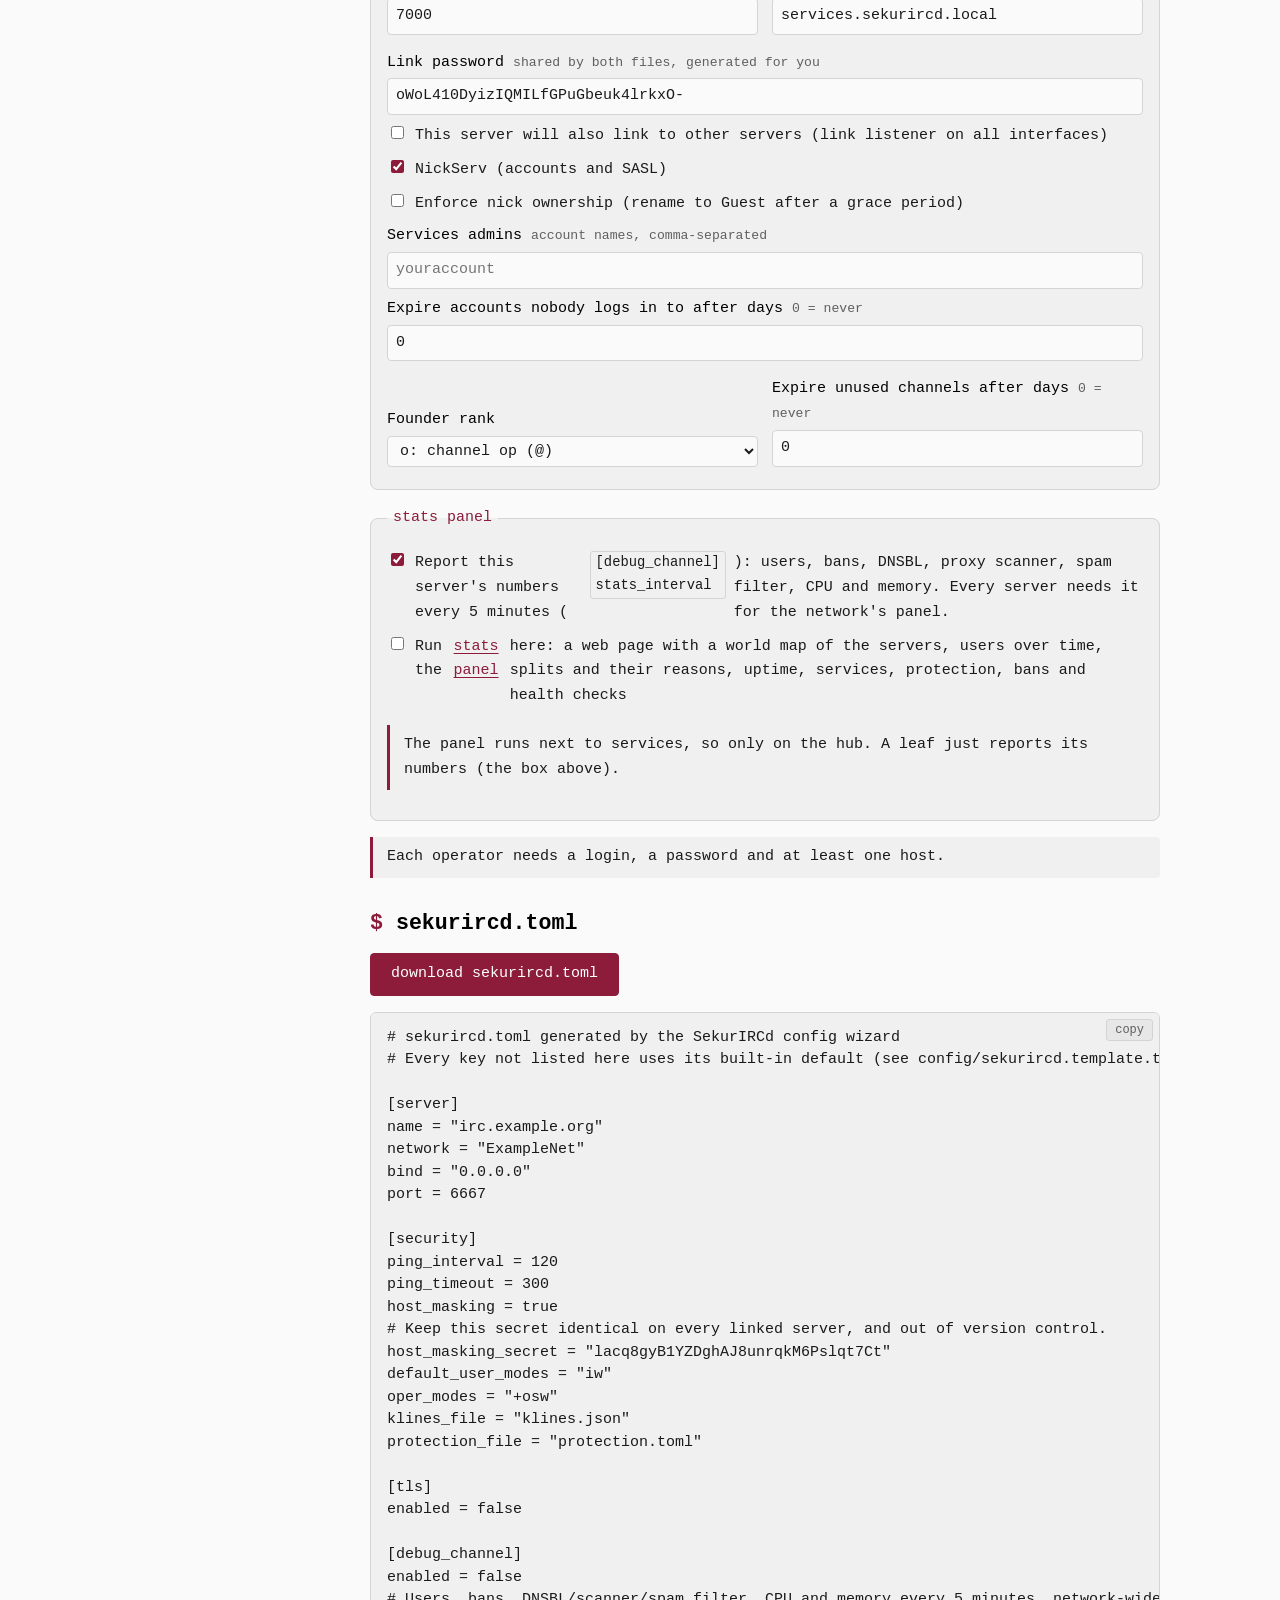
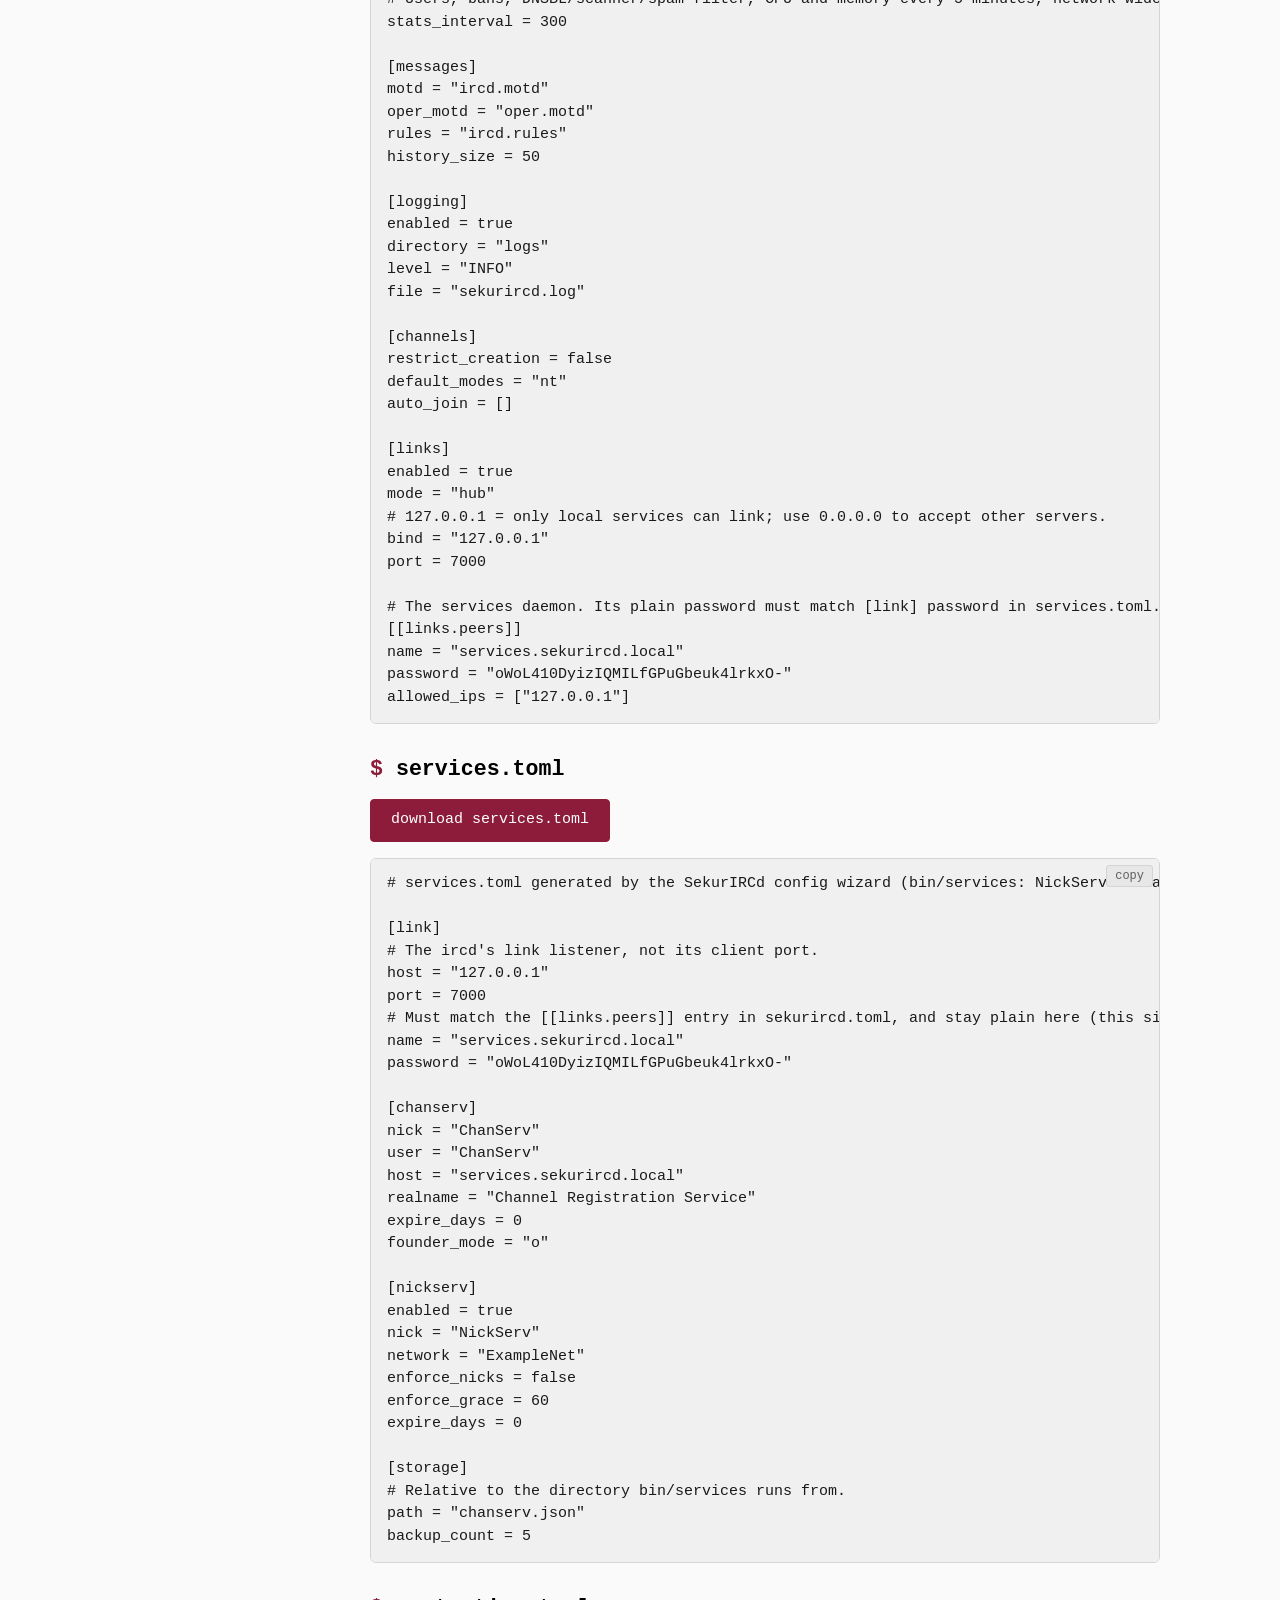
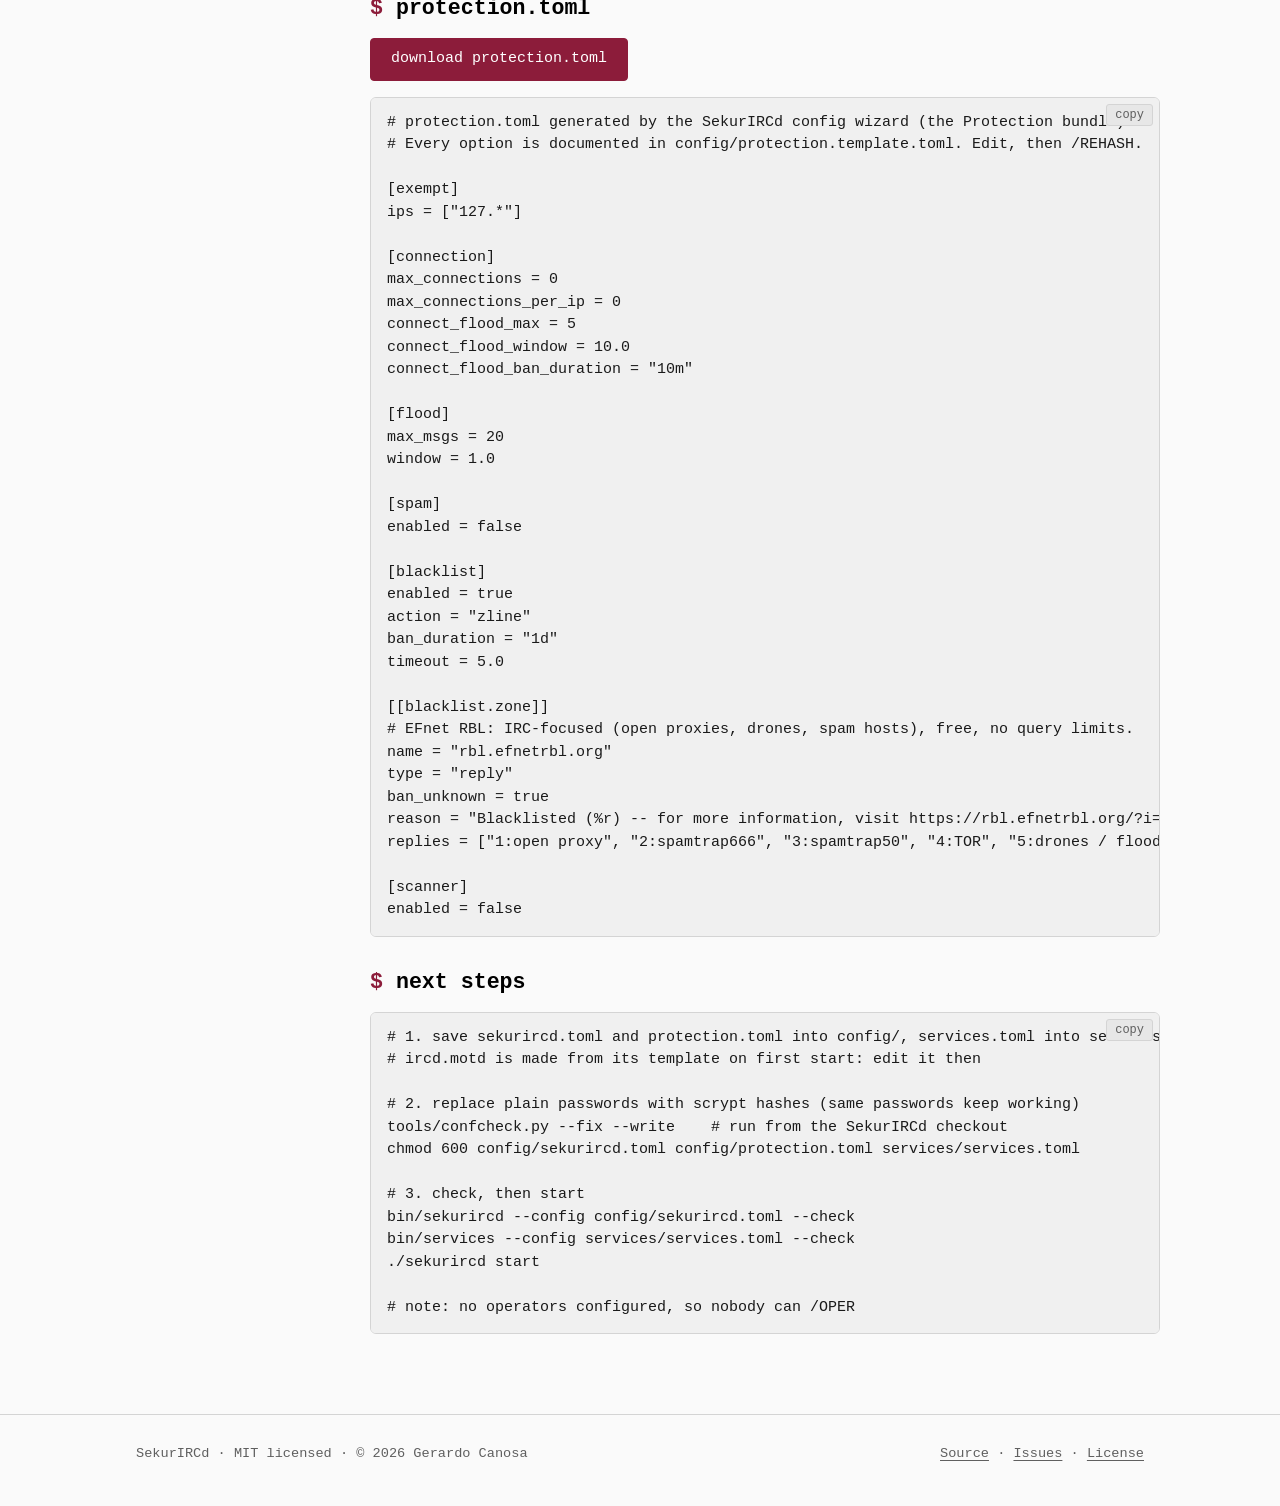
<file: web/docs/wizard.html>
<!doctype html>
<html lang="en">
<head>
<meta charset="utf-8">
<meta name="viewport" content="width=device-width, initial-scale=1">
<title>Config wizard · SekurIRCd docs</title>
<meta name="description" content="Answer a few questions and get a complete sekurircd.toml, plus services.toml for NickServ and ChanServ, protection.toml and the stats panel's stats.toml.">
<link rel="canonical" href="https://gcanosa.github.io/SekurIRCd/docs/wizard.html">
<meta property="og:title" content="Config wizard · SekurIRCd docs">
<meta property="og:description" content="Answer a few questions and get a complete sekurircd.toml, plus services.toml for NickServ and ChanServ.">
<meta property="og:image" content="https://gcanosa.github.io/SekurIRCd/img/og.png">
<meta property="og:type" content="website">
<meta name="twitter:card" content="summary_large_image">
<meta property="og:url" content="https://gcanosa.github.io/SekurIRCd/docs/wizard.html">
<link rel="icon" href="../img/favicon.ico" sizes="any">
<script>(function(){var t;try{t=localStorage.getItem("theme")}catch(e){}if(t!=="light"&&t!=="dark")t=matchMedia("(prefers-color-scheme: light)").matches?"light":"dark";document.documentElement.dataset.theme=t})()</script>
<link rel="stylesheet" href="../css/site.css">
</head>
<body data-root="../" data-page="wizard">
<header id="site-header"></header>
<div class="wrap docs-layout">
<aside id="docs-nav" class="docs-nav"></aside>
<main class="docs">
<h1>wizard</h1>
<p>Fill in the form and the wizard writes a complete <code>sekurircd.toml</code>. If you turn on services, it also writes
  <code>services.toml</code> for NickServ and ChanServ, with both files' link settings already matching. Services can also run on another machine
  (this server is their hub, and the link uses TLS), or this machine can run only the services daemon: choose that under <em>services</em>. With the Protection
  bundle on, it writes <code>protection.toml</code> too, and with the <a href="stats.html">stats panel</a> on,
  <code>stats.toml</code>.
  The files are built in your browser and nothing is sent anywhere. Any setting you leave out uses its built-in default,
  which <a href="configuration.html">configuration</a> documents.</p>
<p class="note">On the server itself, <code>tools/makeconf.py</code> (or <code>sekurircd --makeconf</code>) asks the same questions in the terminal.
  It also hashes passwords, runs both daemons' <code>--check</code> and can make a self-signed certificate.
  See <a href="install.html#makeconf">install: create the config</a>.</p>

<form id="wz" class="wz" autocomplete="off" onsubmit="return false">

<div data-if="!only">
<fieldset><legend>server</legend>
  <label>Server name <small>needs a dot, e.g. irc.example.org</small><input name="name" value="irc.example.org" required></label>
  <label>Network name<input name="network" value="ExampleNet"></label>
  <label>Server ID (sid) <small>optional, derived from the server name when empty; a digit and two of 0-9 A-Z, e.g. 0AB</small><input name="sid" maxlength="3" placeholder="0AB"></label>
  <div class="row">
    <label>Bind address<input name="bind" value="0.0.0.0"></label>
    <label>Plaintext port<input name="port" type="number" min="1" max="65535" value="6667"></label>
  </div>
  <label class="chk"><input type="checkbox" name="ipv6"> Also listen on IPv6</label>
</fieldset>

<fieldset><legend>tls</legend>
  <label class="chk"><input type="checkbox" name="tls"> Enable the TLS listener</label>
  <div data-if="tls">
    <div class="row">
      <label>TLS port<input name="tls_port" type="number" min="1" max="65535" value="6697"></label>
      <label>STS seconds <small>0 = off</small><input name="sts" type="number" min="0" value="0"></label>
    </div>
    <div class="row">
      <label>Certificate file<input name="cert" value="tls/cert.pem"></label>
      <label>Key file<input name="key" value="tls/key.pem"></label>
    </div>
    <label class="chk"><input type="checkbox" name="ccert"> Ask clients for a certificate (SASL EXTERNAL / CertFP)</label>
  </div>
</fieldset>

<fieldset><legend>websocket</legend>
  <label class="chk"><input type="checkbox" name="ws"> Enable WebSocket for browser clients</label>
  <div data-if="ws">
    <div class="row">
      <label>WebSocket port<input name="ws_port" type="number" min="1" max="65535" value="8080"></label>
      <label>Trusted reverse proxies <small>comma-separated IPs</small><input name="ws_proxies" placeholder="127.0.0.1"></label>
    </div>
    <label class="chk"><input type="checkbox" name="ws_tls"> Serve wss:// using the TLS certificate (needs TLS on)</label>
    <label>Allowed origins <small>comma-separated, empty = any</small><input name="ws_origins" placeholder="https://chat.example.org"></label>
  </div>
</fieldset>

<fieldset><legend>privacy &amp; security</legend>
  <label class="chk"><input type="checkbox" name="cloak" checked> Hide user IPs/hosts behind a cloak</label>
  <label class="chk"><input type="checkbox" name="opercloak"> Give opers a recognizable vhost (netadmin.network)</label>
  <label class="chk"><input type="checkbox" name="protect" checked> Use the Protection bundle (protection.toml: DNSBL, proxy scanner, limits)</label>
  <label class="chk"><input type="checkbox" name="klines" checked> Save K/G/Z-lines to klines.json so they survive restarts</label>
  <div class="row">
    <label>Default user modes<input name="umodes" value="iw"></label>
    <label>Oper modes<input name="omodes" value="+osw"></label>
  </div>
</fieldset>

<fieldset data-if="protect"><legend>protection (protection.toml)</legend>
  <div class="row">
    <label>Most connections in total <small>0 = unlimited</small><input name="p_max" type="number" min="0" value="0"></label>
    <label>Most connections per IP <small>0 = unlimited</small><input name="p_perip" type="number" min="0" value="0"></label>
  </div>
  <div class="row">
    <label>Z-line an IP connecting more than N times in 10s <small>0 = off</small><input name="p_cflood" type="number" min="0" value="5"></label>
    <label>Disconnect after N lines per second<input name="p_flood" type="number" min="1" value="20"></label>
  </div>
  <label>Never DNSBL-checked or scanned <small>IP globs, comma-separated</small><input name="p_exempt" value="127.*"></label>
  <label class="chk"><input type="checkbox" name="p_dnsbl" checked> Check new clients against the EFnet DNSBL (open proxies, drones)</label>
  <label data-if="p_dnsbl">A listed client gets<select name="p_dnsbl_action"><option value="zline">Z-line for 1 day</option><option value="kline">K-line for 1 day</option><option value="reject">refused, no ban</option></select></label>
  <label class="chk"><input type="checkbox" name="p_spam"> Spam protection: new-user PM lock, content filters, target limits</label>
  <label data-if="p_spam">When a client hits the limits<select name="p_spam_action"><option value="warn">warn opers only (start here)</option><option value="block">block the message</option><option value="kill">disconnect</option><option value="zline">disconnect + Z-line 1h</option></select></label>
  <label class="chk"><input type="checkbox" name="p_scan"> Open-proxy scanner (connects back to clients: check your host's policy first)</label>
  <div class="row" data-if="p_scan">
    <label>This server's public IPv4 <small>required</small><input name="p_scan_ip" placeholder="203.0.113.7"></label>
    <label>A confirmed proxy gets<select name="p_scan_action"><option value="reject">refused, no ban (watch first)</option><option value="zline">Z-line for 1 day</option></select></label>
  </div>
  <p class="hint">Everything else keeps its default; <a href="protection.html">protection</a> documents all of it.</p>
</fieldset>

<fieldset><legend>channels &amp; history</legend>
  <div class="row">
    <label>Default channel modes<input name="cmodes" value="nt"></label>
    <label>Auto-join channels <small>comma-separated</small><input name="autojoin" placeholder="#lobby"></label>
  </div>
  <label class="chk"><input type="checkbox" name="restrict"> Only opers may create new channels</label>
  <div class="row">
    <label>History lines per channel <small>0-500, 0 = off</small><input name="hist" type="number" min="0" max="500" value="50"></label>
    <label class="chk"><input type="checkbox" name="histfile"> Keep history across restarts (history.json)</label>
  </div>
</fieldset>

<fieldset><legend>operators</legend>
  <p class="hint">Enter a password or paste an <code>scrypt$...</code> hash from <code>sekurircd --hash-password</code>.
    The wizard writes a plain password as typed. Hash it later as shown under next steps.</p>
  <div id="opers"></div>
  <button type="button" class="btn" id="addop">+ add operator</button>
  <label>Oper auto-join channel <small>optional</small><input name="operjoin" placeholder="#opers"></label>
  <label class="chk"><input type="checkbox" name="dbg"> Oper-only debug channel with live server log</label>
  <div class="row" data-if="dbg">
    <label>Debug channel<input name="dbg_name" value="#server-debug"></label>
    <label>Minimum level<select name="dbg_level"><option>WARNING</option><option>INFO</option><option>ERROR</option></select></label>
  </div>
</fieldset>

<fieldset><legend>admin &amp; logging</legend>
  <div class="row">
    <label>Admin location<input name="loc1" placeholder="City, Country"></label>
    <label>Organization<input name="loc2"></label>
  </div>
  <label>Admin email<input name="email" type="email" placeholder="admin@example.org"></label>
  <div class="row">
    <label>Log directory<input name="logdir" value="logs"></label>
    <label>Log level<select name="loglevel"><option>INFO</option><option>WARNING</option><option>DEBUG</option><option>ERROR</option></select></label>
  </div>
</fieldset>

</div>

<fieldset><legend>services (NickServ + ChanServ)</legend>
  <label>Where do they run?
    <select name="svc_where">
      <option value="here">next to this server (the usual setup)</option>
      <option value="remote">on another machine: this server is their hub</option>
      <option value="only">this machine runs only the services daemon (the IRC server is elsewhere)</option>
      <option value="leaf">not here: this is a leaf, its hub runs them</option>
    </select></label>
  <p class="note">One services daemon per network. A leaf reaches its hub's NickServ, ChanServ and SASL over the link, and a second services daemon would collide with the first.
    Services on another machine link over TLS, because the link carries every IDENTIFY and SASL password.</p>
  <div data-if="hasSvc">
    <div class="row">
      <label>Link port <small data-if="!only">the ircd's link listener</small><small data-if="only">the hub's link port</small><input name="link_port" type="number" min="1" max="65535" value="7000"></label>
      <label>Services name<input name="svc_name" value="services.sekurircd.local"></label>
    </div>
    <label>Link password <small data-if="!only">shared by both files, generated for you</small><small data-if="only">the password in the hub's [[links.peers]] entry for this name</small><input name="svc_pass"></label>
    <label class="chk" data-if="here"><input type="checkbox" name="other_links"> This server will also link to other servers (link listener on all interfaces)</label>
    <div data-if="remote">
      <div class="row">
        <label>Link listener binds to <small>0.0.0.0 = all interfaces</small><input name="link_bind" value="0.0.0.0"></label>
        <label>Services machine's IP address(es) <small>required, comma-separated: the hub only accepts these</small><input name="svc_ips" placeholder="203.0.113.9"></label>
      </div>
      <label>Fingerprint of the services machine's own certificate <small>optional: the hub then lets only that certificate in</small><input name="svc_client_pin" placeholder="sha256:..."></label>
      <p class="note">This server links over TLS with its own certificate, so enable TLS above. With <code>[links] tls</code> on, every other server that links here has to use TLS too.
        Open the link port in your firewall for the services machine only.</p>
    </div>
    <div data-if="!here">
      <div class="row">
        <label>Hub address <small data-if="remote">what the services machine dials</small><small data-if="only">the name or IP of the machine that runs sekurircd</small><input name="hub_host" placeholder="irc.example.org"></label>
        <label data-if="only">Network name<input name="net_only" value="ExampleNet"></label>
      </div>
      <div class="row">
        <label>The hub's certificate is checked by<select name="hub_check"><option value="pin">its SHA-256 fingerprint (a pin: best when self-signed)</option><option value="ca">a CA this machine trusts, and the hub's name</option></select></label>
        <label data-if="pin">Hub certificate fingerprint <small>empty = a placeholder to fill in</small><input name="hub_pin" placeholder="sha256:..."></label>
        <label data-if="!pin">CA bundle file <small>empty = the system CAs</small><input name="hub_ca"></label>
      </div>
      <div class="row">
        <label>This daemon's certificate <small>optional, relative to services.toml: the hub can pin it</small><input name="svc_cert" placeholder="tls/services.crt"></label>
        <label>Its key<input name="svc_key" placeholder="tls/services.key"></label>
      </div>
    </div>
    <label class="chk"><input type="checkbox" name="ns" checked> NickServ (accounts and SASL)</label>
    <div data-if="ns">
      <label class="chk"><input type="checkbox" name="enforce"> Enforce nick ownership (rename to Guest after a grace period)</label>
      <label>Services admins <small>account names, comma-separated</small><input name="svc_admins" placeholder="youraccount"></label>
      <label>Expire accounts nobody logs in to after days <small>0 = never</small><input name="ns_expire" type="number" min="0" max="3650" value="0"></label>
    </div>
    <div class="row">
      <label>Founder rank<select name="founder"><option value="o">o: channel op (@)</option><option value="q">q: channel owner (~)</option></select></label>
      <label>Expire unused channels after days <small>0 = never</small><input name="expire" type="number" min="0" value="0"></label>
    </div>
  </div>
</fieldset>

<fieldset data-if="!only"><legend>stats panel</legend>
  <label class="chk"><input type="checkbox" name="statsline" checked> Report this server's numbers every 5 minutes (<code>[debug_channel] stats_interval</code>): users, bans, DNSBL, proxy scanner, spam filter, CPU and memory. Every server needs it for the network's panel.</label>
  <div data-if="here">
    <label class="chk"><input type="checkbox" name="stats"> Run the <a href="stats.html">stats panel</a> here: a web page with a world map of the servers, users over time, splits and their reasons, uptime, services, protection, bans and health checks</label>
    <p class="note">The panel runs next to services, so only on the hub. A leaf just reports its numbers (the box above).</p>
    <div data-if="stats">
      <div class="row">
        <label>Panel port<input name="st_port" type="number" min="1" max="65535" value="8089"></label>
        <label>Bind address <small>127.0.0.1 = behind a reverse proxy</small><input name="st_bind" value="127.0.0.1"></label>
      </div>
      <label>Hostname <small>optional, e.g. stats.example.net: the next steps get the Caddy config for https://hostname/</small><input name="st_host" placeholder="stats.example.net"></label>
      <label class="chk"><input type="checkbox" name="st_tls"> Serve it over HTTPS with the ircd's TLS certificate (when it's not behind a proxy)</label>
      <label class="chk"><input type="checkbox" name="st_public"> Anyone can see the viewer page without logging in (no IPs, no security data)</label>
      <p class="hint">Logins are added on the server, as scrypt hashes: <code>stats/netstats.py --user --admin --add yourname</code> (see next steps).</p>
    </div>
  </div>
</fieldset>
</form>

<div id="wz-err" class="note" hidden></div>

<div data-if="!only">
<h2 id="out">sekurircd.toml</h2>
<p><button type="button" class="btn primary" data-dl="ircd">download sekurircd.toml</button></p>
<pre><code id="out-ircd"></code></pre>
</div>

<div data-if="hasSvc">
<h2 id="svc-title">services.toml</h2>
<p><button type="button" class="btn primary" data-dl="svc">download services.toml</button></p>
<pre><code id="out-svc"></code></pre>
</div>

<div data-if="protect&!only">
<h2>protection.toml</h2>
<p><button type="button" class="btn primary" data-dl="prot">download protection.toml</button></p>
<pre><code id="out-prot"></code></pre>
</div>

<div data-if="here&stats">
<h2>stats.toml</h2>
<p><button type="button" class="btn primary" data-dl="stats">download stats.toml</button></p>
<pre><code id="out-stats"></code></pre>
</div>

<h2>next steps</h2>
<pre><code id="steps"></code></pre>
</main>
</div>
<footer id="site-footer"></footer>
<script src="../js/site.js"></script>
<script>
(function () {
  var f = document.getElementById("wz");
  var opers = document.getElementById("opers");

  function rnd() { // 24 random bytes, base64url
    var b = crypto.getRandomValues(new Uint8Array(24));
    return btoa(String.fromCharCode.apply(null, b)).replace(/\+/g, "-").replace(/\//g, "_").replace(/=+$/, "");
  }
  var cloakSecret = rnd();
  var genPass = rnd();
  f.svc_pass.value = genPass;
  f.svc_where.addEventListener("change", function () { // "only": the password is the hub's, typed in; any other: ours
    if (f.svc_where.value === "only" && f.svc_pass.value === genPass) f.svc_pass.value = "";
    else if (f.svc_where.value !== "only" && !f.svc_pass.value) f.svc_pass.value = genPass;
  });

  function addOper(n, h) {
    var d = document.createElement("div");
    d.className = "row oper";
    d.innerHTML = '<label>Login<input data-o="name"></label><label>Password or hash<input data-o="pw" type="password"></label>' +
      '<label>Allowed hosts <small>ident@host, comma-separated</small><input data-o="hosts"></label>' +
      '<button type="button" class="btn" aria-label="remove operator">x</button>';
    d.querySelector('[data-o="name"]').value = n || "";
    d.querySelector('[data-o="hosts"]').value = h || "*@*";
    d.querySelector("button").onclick = function () { d.remove(); build(); };
    opers.appendChild(d);
  }
  addOper("admin", "*@*");
  document.getElementById("addop").onclick = function () { addOper(); build(); };

  var q = function (s) { return '"' + String(s).replace(/\\/g, "\\\\").replace(/"/g, '\\"') + '"'; };
  var list = function (s) { return s.split(",").map(function (x) { return x.trim(); }).filter(Boolean); };
  var arr = function (a) { return "[" + a.map(q).join(", ") + "]"; };
  var v = function (n) { return f[n].value.trim(); };
  var c = function (n) { return f[n].checked; };
  var tf = function (b) { return b ? "true" : "false"; };
  var flags = {};  // derived conditions for data-if: here / remote / only / hasSvc / pin, on top of the checkboxes
  var cond = function (n) {
    var neg = n.charAt(0) === "!"; if (neg) n = n.slice(1);
    var r = n in flags ? flags[n] : f[n].checked;
    return neg ? !r : r;
  };
  var normFp = function (s) {  // "sha256:AB:CD..." or 64 hex digits -> "sha256:<lowercase hex>", "" if it is neither
    var h = s.trim().replace(/^sha256:/i, "").replace(/:/g, "").toLowerCase();
    return /^[0-9a-f]{64}$/.test(h) ? "sha256:" + h : "";
  };
  var stHost = function () {  // only a valid host name, else "" (netstats check refuses anything else)
    var h = v("st_host").toLowerCase().replace(/\.$/, "");
    return /^([a-z0-9]([a-z0-9-]{0,61}[a-z0-9])?\.)+[a-z0-9-]{2,63}$/.test(h) ? h : "";
  };

  function build() {
    var err = [], L = [], S = [];
    var where = f.svc_where.value, here = where === "here", remote = where === "remote", only = where === "only";
    flags = { here: here, remote: remote, only: only, hasSvc: here || remote || only, pin: f.hub_check.value === "pin" };
    document.querySelectorAll("[data-if]").forEach(function (el) { el.hidden = !el.dataset.if.split("&").every(cond); });

    var name = v("name"), sid = v("sid").toUpperCase(), svc = here;  // svc: services next to this ircd (the original setup)
    var hasSvc = here || remote || only, net = only ? v("net_only") : v("network");
    if (!only && !/^[A-Za-z0-9.-]+\.[A-Za-z0-9.-]+$/.test(name)) err.push("Server name must be a hostname with a dot, e.g. irc.example.org.");
    if (!only && sid && !/^[0-9][0-9A-Z]{2}$/.test(sid)) err.push("Server ID must be 3 characters: a digit, then two of 0-9 A-Z.");
    (only ? ["link_port"] : ["port", "tls_port", "ws_port", "link_port"]).forEach(function (p) {
      var n = +v(p); if (!(n >= 1 && n <= 65535)) err.push(p.replace("_", " ") + " must be 1-65535.");
    });
    if (!only && c("ws") && c("ws_tls") && !c("tls")) err.push("wss:// needs the TLS listener enabled.");
    if (svc && c("stats")) {
      var sp = +v("st_port"); if (!(sp >= 1 && sp <= 65535)) err.push("Panel port must be 1-65535.");
      if (c("st_tls") && !c("tls")) err.push("The panel's HTTPS uses the ircd's TLS certificate: enable TLS above.");
    }
    if (hasSvc && !v("svc_pass")) err.push(only ? "Paste the link password from the hub's [[links.peers]] entry." : "Services need a link password.");
    if (!only && hasSvc && v("svc_name") === name) err.push("Services name must differ from the server name.");
    var hubPin = "", svcPin = "";
    if (remote || only) {
      if (!v("hub_host") || /\s/.test(v("hub_host"))) err.push(only ? "Enter the hub's address." : "Enter the address the services machine reaches this server at.");
      if (flags.pin && v("hub_pin")) { hubPin = normFp(v("hub_pin")); if (!hubPin) err.push("The hub certificate fingerprint must be a SHA-256: 64 hex digits (\"sha256:\" and colons allowed)."); }
      if (!v("svc_cert") !== !v("svc_key")) err.push("This daemon's certificate and key go together: set both or neither.");
    }
    if (remote) {
      if (!c("tls")) err.push("Services on another machine link over TLS with this server's certificate: enable TLS above.");
      if (!list(v("svc_ips")).length || !list(v("svc_ips")).every(function (x) { return /^[0-9A-Fa-f:.*?\/]+$/.test(x); }))
        err.push("Enter the services machine's IP address(es).");
      if (v("svc_client_pin")) { svcPin = normFp(v("svc_client_pin")); if (!svcPin) err.push("The services certificate fingerprint must be a SHA-256: 64 hex digits."); }
    }

    L.push("# sekurircd.toml generated by the SekurIRCd config wizard", "# Every key not listed here uses its built-in default (see config/sekurircd.template.toml).", "");
    L.push("[server]", "name = " + q(name), "network = " + q(v("network")));
    if (sid) L.push("sid = " + q(sid));
    L.push("bind = " + q(v("bind")), "port = " + +v("port"));
    if (c("ipv6")) L.push("ipv6 = true");

    L.push("", "[security]", "ping_interval = 120", "ping_timeout = 300");
    L.push("host_masking = " + tf(c("cloak")));
    if (c("cloak")) L.push("# Keep this secret identical on every linked server, and out of version control.", "host_masking_secret = " + q(cloakSecret));
    if (c("opercloak")) L.push("oper_host_masking = true");
    L.push("default_user_modes = " + q(v("umodes")), "oper_modes = " + q(v("omodes")));
    if (v("operjoin")) L.push("oper_auto_join = " + q(v("operjoin")));
    L.push("klines_file = " + q(c("klines") ? "klines.json" : ""));
    L.push("protection_file = " + q(c("protect") ? "protection.toml" : ""));

    if (c("ws")) {
      L.push("", "[websocket]", "enabled = true", "port = " + +v("ws_port"), "tls = " + tf(c("ws_tls")));
      if (v("ws_proxies")) L.push("trusted_proxies = " + arr(list(v("ws_proxies"))));
      if (v("ws_origins")) L.push("allowed_origins = " + arr(list(v("ws_origins"))));
    }

    L.push("", "[tls]", "enabled = " + tf(c("tls")));
    if (c("tls")) {
      L.push("port = " + +v("tls_port"), "cert_file = " + q(v("cert")), "key_file = " + q(v("key")));
      if (c("ccert")) L.push("request_client_cert = true");
      if (+v("sts")) L.push("sts_duration = " + +v("sts"));
    }

    if (c("dbg")) L.push("", "[debug_channel]", "enabled = true", "name = " + q(v("dbg_name")), "min_level = " + q(v("dbg_level")));
    if (svc && c("dbg")) L.push('chanserv_pidfile = "services/services.pid"');
    var stats = svc && c("stats");
    if (c("statsline") || stats) {  // read even with the channel off
      if (!c("dbg")) L.push("", "[debug_channel]", "enabled = false");
      L.push("# Users, bans, DNSBL/scanner/spam filter, CPU and memory every 5 minutes, network-wide (stats panel).", "stats_interval = 300");
    }

    L.push("", "[messages]", 'motd = "ircd.motd"', 'oper_motd = "oper.motd"', 'rules = "ircd.rules"', "history_size = " + +v("hist"));
    if (c("histfile")) L.push('history_file = "history.json"');

    L.push("", "[logging]", "enabled = true", "directory = " + q(v("logdir")), "level = " + q(v("loglevel")), 'file = "sekurircd.log"');

    L.push("", "[channels]", "restrict_creation = " + tf(c("restrict")), "default_modes = " + q(v("cmodes")), "auto_join = " + arr(list(v("autojoin"))));

    var plain = false, nops = 0;
    if (!only) opers.querySelectorAll(".oper").forEach(function (r) {
      var g = function (k) { return r.querySelector('[data-o="' + k + '"]').value.trim(); };
      if (!g("name") && !g("pw")) return;
      if (!g("name") || !g("pw") || !list(g("hosts")).length) { err.push("Each operator needs a login, a password and at least one host."); return; }
      nops++;
      L.push("", "[[operators]]", "name = " + q(g("name")));
      if (/^scrypt\$/.test(g("pw"))) L.push("password_hash = " + q(g("pw")));
      else { plain = true; L.push("password = " + q(g("pw"))); }
      L.push("hosts = " + arr(list(g("hosts"))));
    });

    if (v("loc1") || v("loc2") || v("email")) {
      L.push("", "[admin]");
      if (v("loc1")) L.push("location1 = " + q(v("loc1")));
      if (v("loc2")) L.push("location2 = " + q(v("loc2")));
      if (v("email")) L.push("email = " + q(v("email")));
    }

    if (svc) {
      var open = c("other_links");
      L.push("", "[links]", "enabled = true", 'mode = "hub"',
        "# 127.0.0.1 = only local services can link; use 0.0.0.0 to accept other servers.",
        "bind = " + q(open ? "0.0.0.0" : "127.0.0.1"), "port = " + +v("link_port"));
      L.push("", "# The services daemon. Its plain password must match [link] password in services.toml.",
        "[[links.peers]]", "name = " + q(v("svc_name")), "password = " + q(v("svc_pass")), 'allowed_ips = ["127.0.0.1"]');
    }
    if (remote) {
      L.push("", "# NickServ/ChanServ run on another machine and link over TLS: this link carries every IDENTIFY and SASL password.",
        "# With [links] tls on, every other server that links here has to use TLS too (it reuses the [tls] certificate).",
        "[links]", "enabled = true", 'mode = "hub"', "tls = true", "bind = " + q(v("link_bind") || "0.0.0.0"), "port = " + +v("link_port"));
      L.push("", "# The services daemon. Its plain password must match [link] password in the services machine's services.toml.",
        "[[links.peers]]", "name = " + q(v("svc_name")), "password = " + q(v("svc_pass")), "allowed_ips = " + arr(list(v("svc_ips"))));
      if (svcPin) L.push("# Only the services daemon's own certificate gets in.", "fingerprint = " + q(svcPin));
    }
    if (hasSvc) {
      S.push("# services.toml generated by the SekurIRCd config wizard (bin/services: NickServ + ChanServ)");
      if (!here) S.push("# This daemon runs on its own machine and links to the hub over TLS: the link carries every IDENTIFY and SASL password.");
      S.push("");
      if (here) {
        S.push("[link]", "# The ircd's link listener, not its client port.", 'host = "127.0.0.1"', "port = " + +v("link_port"),
          "# Must match the [[links.peers]] entry in sekurircd.toml, and stay plain here (this side sends it).",
          "name = " + q(v("svc_name")), "password = " + q(v("svc_pass")));
      } else {
        S.push("[link]", "# The hub's link listener ([links] port in its sekurircd.toml), not its client port.",
          "host = " + q(v("hub_host")), "port = " + +v("link_port"),
          "# Must match the hub's [[links.peers]] entry, and stay plain here (this side sends it).",
          "name = " + q(v("svc_name")), "password = " + q(v("svc_pass")),
          "tls = true", "# Never send a password in plain text to another machine.", "require_tls = true");
        if (flags.pin && hubPin) S.push("# The hub's certificate, pinned; checked before the password is sent.", "fingerprint = " + q(hubPin));
        else if (flags.pin) S.push("# FILL THIS IN: the hub's certificate fingerprint (on the hub: openssl x509 -in <its cert> -noout -fingerprint -sha256).", '#fingerprint = "sha256:..."');
        else if (v("hub_ca")) S.push("# No pin: the hub's certificate must verify against this CA bundle, for the name in host.", "ca_file = " + q(v("hub_ca")));
        else S.push("# No pin: the hub's certificate must verify against the system CAs, for the name in host.");
        if (v("svc_cert")) S.push("# This daemon's own certificate: the hub can pin it.", "cert = " + q(v("svc_cert")), "key = " + q(v("svc_key")));
      }
      S.push("", "[chanserv]", 'nick = "ChanServ"', 'user = "ChanServ"', "host = " + q(v("svc_name")),
        'realname = "Channel Registration Service"', "expire_days = " + +v("expire"), "founder_mode = " + q(f.founder.value));
      S.push("", "[nickserv]", "enabled = " + tf(c("ns")));
      if (c("ns")) {
        S.push('nick = "NickServ"', "network = " + q(net));
        if (v("svc_admins")) S.push("admins = " + arr(list(v("svc_admins"))));
        S.push("enforce_nicks = " + tf(c("enforce")), "enforce_grace = 60", "expire_days = " + +v("ns_expire"));
      }
      S.push("", "[storage]", "# Relative to the directory bin/services runs from.", 'path = "chanserv.json"', "backup_count = 5");
    }

    var P = [];
    if (c("protect") && !only) {
      var scanIp = v("p_scan_ip");
      if (c("p_scan") && !/^(\d{1,3}\.){3}\d{1,3}$/.test(scanIp)) err.push("The proxy scanner needs this server's public IPv4 address.");
      else if (c("p_scan") && /^(10|127)\.|^192\.168\.|^172\.(1[6-9]|2\d|3[01])\.|^169\.254\.|^0\./.test(scanIp))
        err.push("The scanner address must be public, or it never finds anything.");
      P.push("# protection.toml generated by the SekurIRCd config wizard (the Protection bundle).",
        "# Every option is documented in config/protection.template.toml. Edit, then /REHASH.", "",
        "[exempt]", "ips = " + arr(list(v("p_exempt"))), "",
        "[connection]", "max_connections = " + (+v("p_max") || 0), "max_connections_per_ip = " + (+v("p_perip") || 0),
        "connect_flood_max = " + (+v("p_cflood") || 0), "connect_flood_window = 10.0", 'connect_flood_ban_duration = "10m"', "",
        "[flood]", "max_msgs = " + Math.max(1, +v("p_flood") || 20), "window = 1.0", "",
        "[spam]", "enabled = " + tf(c("p_spam")));
      if (c("p_spam")) P.push("limit_action = " + q(f.p_spam_action.value), 'filters_file = "spamfilters.conf"');
      P.push("", "[blacklist]", "enabled = " + tf(c("p_dnsbl")));
      if (c("p_dnsbl")) P.push("action = " + q(f.p_dnsbl_action.value), 'ban_duration = "1d"', "timeout = 5.0", "",
        "[[blacklist.zone]]", "# EFnet RBL: IRC-focused (open proxies, drones, spam hosts), free, no query limits.",
        'name = "rbl.efnetrbl.org"', 'type = "reply"', "ban_unknown = true",
        'reason = "Blacklisted (%r) -- for more information, visit https://rbl.efnetrbl.org/?i=%i"',
        'replies = ["1:open proxy", "2:spamtrap666", "3:spamtrap50", "4:TOR", "5:drones / flooding"]');
      P.push("", "[scanner]", "enabled = " + tf(c("p_scan")));
      if (c("p_scan")) P.push("action = " + q(f.p_scan_action.value), 'ban_duration = "1d"',
        'protocols = ["http:80", "http:8080", "http:3128", "http:6588", "httppost:80", "httppost:8080", "socks4:1080", "socks5:1080"]', "",
        "[scanner.target]", "ip = " + q(scanIp), "port = " + +v("port"));
    }

    var T = [];
    if (stats) {
      var rel = function (p) { return p.charAt(0) === "/" ? p : "../config/" + p; };  // stats.toml paths are relative to stats/
      var https = c("st_tls") && c("tls");
      T.push("# stats.toml generated by the SekurIRCd config wizard (the stats panel: stats/netstats.py, collector in bin/services).",
        "# Every option is documented in stats/stats.template.toml. Logins: stats/netstats.py --user --admin|--viewer --add NAME.", "",
        "[collector]", "enabled = true", "sample_seconds = 60", 'log = "events.log"', "",
        "[storage]", 'database = "stats.db"', "retention_days = 365", "",
        "[http]", "enabled = true", "network_name = " + q(v("network")), "bind = " + q(v("st_bind") || "127.0.0.1"),
        "port = " + +v("st_port"), "tls_cert = " + q(https ? rel(v("cert")) : ""), "tls_key = " + q(https ? rel(v("key")) : ""),
        "public = " + tf(c("st_public")), "hostname = " + q(stHost()), "",
        "[export]", 'public_html = ""', 'admin_html = ""', "",
        "[geoip]", 'file = "dbip-city-lite.csv.gz"', "",
        "[health]", "ports = [" + +v("port") + (c("tls") ? ", " + +v("tls_port") : "") + "]",
        "tls_ports = [" + (c("tls") ? +v("tls_port") : "") + "]", "interval = 300", "timeout = 5");
    }

    var steps = [
      "# 1. save sekurircd.toml" + (c("protect") ? " and protection.toml" : "") + " into config/" + (svc ? ", services.toml into services/" : "") + (stats ? ", stats.toml into stats/" : ""),
      "# ircd.motd is made from its template on first start: edit it then"
    ];
    if (remote) steps[0] = "# 1. save sekurircd.toml" + (c("protect") ? " and protection.toml" : "") + " into config/ on this server; services.toml goes to the SERVICES machine (services/services.toml there)";
    if (c("tls")) steps.push("tools/mkcert.sh --domain " + name + "    # or any PEM cert/key at the paths above");
    if (plain || svc) steps.push("", "# 2. replace plain passwords with scrypt hashes (same passwords keep working)", "tools/confcheck.py --fix --write    # run from the SekurIRCd checkout");
    steps.push("chmod 600 config/sekurircd.toml" + (c("protect") ? " config/protection.toml" : "") + (svc ? " services/services.toml" : "") + (stats ? " stats/stats.toml" : ""));
    if (stats) steps.push("stats/netstats.py --user --admin --add yourname    # the panel's login (asks for its password)");
    steps.push("", "# 3. check, then start", "bin/sekurircd --config config/sekurircd.toml --check");
    if (svc) steps.push("bin/services --config services/services.toml --check");
    if (stats) steps.push("stats/netstats.py check");
    if (!svc && !remote) steps.push("", "# a leaf: link it to the hub (run it here, paste what it prints on the hub), then start",
                         "tools/linkmgmt.py add    # choose: this server dials the hub");
    if (remote) {
      steps.push("", "# the certificate this server shows the services machine (pinned by fingerprint, or checked by a CA and the name " + v("hub_host") + ")",
                 "openssl x509 -in config/" + v("cert") + " -noout -fingerprint -sha256" + (hubPin ? "" : "    # put it in services.toml [link] fingerprint"),
                 "", "# firewall: open TCP " + +v("link_port") + " for " + list(v("svc_ips")).join(", ") + " only",
                 "", "# on the services machine: save services.toml as services/services.toml (it holds the link password), then",
                 "chmod 600 services/services.toml", "bin/services --config services/services.toml --check", "./sekurircd start    # no config/sekurircd.toml there: it manages services only");
      if (svcPin) steps.push("# its certificate " + v("svc_cert") + " / " + v("svc_key") + " must be the one with fingerprint " + svcPin);
      steps.push("", "# here");
    }
    steps.push("./sekurircd start");
    if (!svc && !remote) steps.push("./sekurircd status    # services: \"not run here: this server is a leaf\" once it is linked as one");
    if (stats) steps.push("# the panel starts with ./sekurircd start: " + (c("st_tls") && c("tls") ? "https" : "http") + "://" + (v("st_bind") || "127.0.0.1") + ":" + +v("st_port") + "/admin/",
                          "# map positions: stats/netstats.py geoip-update (or lat/lon per server in stats.toml)");
    const stBind = v("st_bind") || "127.0.0.1", stPort = +v("st_port"), host = stHost();
    if (stats && host && ["127.0.0.1", "::1", "localhost"].includes(stBind))
      steps.push("# HTTPS at https://" + host + "/ with Caddy (it gets the certificate) -- add to /etc/caddy/Caddyfile:",
                 "#   " + host + " {", "#       reverse_proxy 127.0.0.1:" + stPort, "#   }",
                 "sudo systemctl reload caddy",
                 "# DNS: an A/AAAA record for " + host + " pointing at this server; TCP 80 and 443 open in the firewall");
    if (stats && !["127.0.0.1", "::1", "localhost"].includes(stBind)) {
      steps.push("# reachable from outside only once TCP " + stPort + " is open in the firewall (one of these):",
                 "sudo ufw allow " + stPort + "/tcp",
                 "sudo firewall-cmd --permanent --add-port=" + stPort + "/tcp && sudo firewall-cmd --reload",
                 "sudo iptables -I INPUT -p tcp --dport " + stPort + " -j ACCEPT    # persist: netfilter-persistent save",
                 "# pf (BSD/macOS): 'pass in proto tcp to port " + stPort + "' in /etc/pf.conf, then sudo pfctl -f /etc/pf.conf",
                 "# and in your provider's firewall / security group, if it has one");
      if (!(c("st_tls") && c("tls")))
        steps.push("# WARNING: no HTTPS: panel logins cross the network in clear text -- tick HTTPS, or bind 127.0.0.1 behind an HTTPS reverse proxy");
    }
    if (!nops && !only) steps.push("", "# note: no operators configured, so nobody can /OPER");

    if (only) {
      steps = ["# 1. save services.toml as services/services.toml (this machine runs no ircd, so there is no sekurircd.toml)",
               "chmod 600 services/services.toml",
               "", "# 2. the hub's operator adds this machine's address to allowed_ips on the [[links.peers]] entry named " + v("svc_name") + " and opens TCP " + +v("link_port") + " for it",
               flags.pin ? "# the hub's certificate is pinned by fingerprint" + (hubPin ? "" : ": fill in services.toml [link] fingerprint (on the hub: openssl x509 -in <its cert> -noout -fingerprint -sha256)")
                         : "# the hub's certificate must verify against " + (v("hub_ca") || "the system CAs") + ", for the name " + v("hub_host")];
      if (v("svc_cert")) steps.push("", "# this daemon's own certificate, if the hub pins it (give the hub operator the fingerprint)",
        "openssl req -x509 -newkey rsa:2048 -nodes -days 825 -keyout " + v("svc_key") + " -out " + v("svc_cert") + " -subj /CN=" + v("svc_name"),
        "openssl x509 -in " + v("svc_cert") + " -noout -fingerprint -sha256");
      steps.push("", "# 3. check, then start", "bin/services --config services/services.toml --check", "./sekurircd start    # no config/sekurircd.toml here, so it manages services only", "./sekurircd status");
    }
    document.getElementById("svc-title").textContent = remote ? "services.toml (for the services machine)" : "services.toml";
    document.getElementById("out-ircd").textContent = L.join("\n") + "\n";
    document.getElementById("out-svc").textContent = S.join("\n") + "\n";
    document.getElementById("out-prot").textContent = P.join("\n") + "\n";
    document.getElementById("out-stats").textContent = T.join("\n") + "\n";
    document.getElementById("steps").textContent = steps.join("\n");
    var e = document.getElementById("wz-err");
    e.hidden = !err.length;
    e.textContent = err.join(" ");
  }

  document.querySelectorAll("[data-dl]").forEach(function (b) {
    b.onclick = function () {
      var k = b.dataset.dl, name = { ircd: "sekurircd.toml", svc: "services.toml", prot: "protection.toml", stats: "stats.toml" }[k];
      var a = document.createElement("a");
      a.href = URL.createObjectURL(new Blob([document.getElementById("out-" + k).textContent], { type: "application/toml" }));
      a.download = name;
      a.click();
      setTimeout(function () { URL.revokeObjectURL(a.href); }, 1000);
    };
  });
  f.addEventListener("input", build);
  f.addEventListener("change", build);
  build();
})();
</script>
</body>
</html>
</file>
<file: web/css/site.css>
/* SekurIRCd site — terminal look, monochrome + burgundy. System fonts only. */
:root, :root[data-theme="dark"] {
  --bg: #0d0d0d; --panel: #151515; --panel2: #1c1c1c; --border: #2a2a2a;
  --fg: #d8d8d8; --muted: #8a8a8a; --link: #d65a76; --ink: #f2f2f2;
  --burgundy: #8c1c3a; --burgundy-h: #a3234a; --on-burgundy: #fff;
  --ok: #7fb685; color-scheme: dark;
}
:root[data-theme="light"] {
  --bg: #fafafa; --panel: #f0f0f0; --panel2: #e7e7e7; --border: #d4d4d4;
  --fg: #1a1a1a; --muted: #5f5f5f; --link: #8c1c3a; --ink: #000;
  --burgundy: #8c1c3a; --burgundy-h: #6f1530; --on-burgundy: #fff;
  --ok: #2f6b3a; color-scheme: light;
}
:root[data-theme="dark"] .logo-light, :root[data-theme="light"] .logo-dark,
:root:not([data-theme]) .logo-light { display: none; }

* { box-sizing: border-box; }
html { scroll-behavior: smooth; }
body {
  margin: 0; background: var(--bg); color: var(--fg);
  font: 15px/1.65 ui-monospace, "JetBrains Mono", "SF Mono", Menlo, Consolas, "Liberation Mono", monospace;
}
a { color: var(--link); text-underline-offset: 3px; }
a:hover { color: var(--ink); }
:focus-visible { outline: 2px solid var(--link); outline-offset: 2px; }
img { max-width: 100%; height: auto; }
.wrap { max-width: 1040px; margin: 0 auto; padding: 0 16px; }
.sr { position: absolute; left: -9999px; }

/* header */
.site-header { border-bottom: 1px solid var(--border); position: sticky; top: 0; z-index: 10; background: var(--bg); }
.site-header .wrap { display: flex; align-items: center; gap: 20px; min-height: 56px; flex-wrap: wrap; }
.brand img { height: 30px; width: auto; display: block; }
.site-header nav { display: flex; gap: 18px; margin-left: auto; align-items: center; flex-wrap: wrap; }
.site-header nav a { color: var(--fg); text-decoration: none; }
.site-header nav a:hover, .site-header nav a[aria-current] { color: var(--link); }
.theme-btn {
  background: none; border: 1px solid var(--border); color: var(--fg); font: inherit;
  padding: 2px 10px; border-radius: 4px; cursor: pointer;
}
.theme-btn:hover { border-color: var(--link); color: var(--link); }

/* headings */
h1, h2, h3 { color: var(--ink); line-height: 1.25; }
h1 { font-size: 2rem; margin: 0 0 12px; }
h2 { font-size: 1.35rem; margin: 48px 0 16px; }
h2::before { content: "$ "; color: var(--link); }
h3 { font-size: 1.05rem; margin: 28px 0 8px; }
h3::before { content: "# "; color: var(--muted); }
.docs h1::before { content: "man "; color: var(--link); font-weight: 400; }

/* hero */
.hero { padding: 56px 0 32px; text-align: center; }
.hero .logo { width: min(560px, 100%); margin: 0 auto 28px; display: block; }
.hero p.lead { max-width: 660px; margin: 0 auto 24px; color: var(--muted); font-size: 1.05rem; }
.badges { display: flex; gap: 8px; justify-content: center; flex-wrap: wrap; margin: 20px 0 0; }
.badge { border: 1px solid var(--border); border-radius: 4px; padding: 1px 10px; font-size: .82rem; color: var(--muted); }
.btns { display: flex; gap: 12px; justify-content: center; flex-wrap: wrap; }
.btn {
  display: inline-block; padding: 8px 20px; border-radius: 4px; text-decoration: none;
  border: 1px solid var(--border); color: var(--fg);
}
.btn:hover { border-color: var(--link); color: var(--link); }
.btn.primary { background: var(--burgundy); border-color: var(--burgundy); color: var(--on-burgundy); }
.btn.primary:hover { background: var(--burgundy-h); border-color: var(--burgundy-h); color: var(--on-burgundy); }

/* terminal window */
.term { border: 1px solid var(--border); border-radius: 8px; background: var(--panel); margin: 20px 0; overflow: hidden; }
.term-bar { display: flex; gap: 6px; align-items: center; padding: 8px 12px; border-bottom: 1px solid var(--border); background: var(--panel2); }
.term-bar i { width: 10px; height: 10px; border-radius: 50%; background: var(--border); display: block; }
.term-bar i:first-child { background: var(--burgundy); }
.term-bar span { margin-left: 8px; color: var(--muted); font-size: .8rem; }
.term pre { margin: 0; border: 0; border-radius: 0; background: none; }
.hl-p { color: var(--link); user-select: none; }
.hl-c { color: var(--muted); }
.hl-o { color: var(--ok); }

pre, code { font-family: inherit; }
pre {
  background: var(--panel); border: 1px solid var(--border); border-radius: 6px;
  padding: 14px 16px; overflow-x: auto; margin: 16px 0; position: relative; line-height: 1.5;
}
:not(pre) > code { background: var(--panel); border: 1px solid var(--border); border-radius: 3px; padding: 0 5px; font-size: .92em; }
.copy {
  position: absolute; top: 6px; right: 6px; font: inherit; font-size: .75rem; padding: 1px 8px;
  background: var(--panel2); color: var(--muted); border: 1px solid var(--border); border-radius: 3px; cursor: pointer;
}
.copy:hover { color: var(--link); border-color: var(--link); }
.term .copy { top: 40px; }

/* grid cards */
.grid { display: grid; gap: 16px; grid-template-columns: repeat(auto-fit, minmax(290px, 1fr)); }
.grid.g4 { grid-template-columns: repeat(auto-fit, minmax(200px, 1fr)); }
.card { border: 1px solid var(--border); border-radius: 8px; padding: 16px 18px; background: var(--panel); }
.card h3 { margin: 0 0 6px; font-size: 1rem; }
.card h3::before { content: "// "; color: var(--link); }
.card p { margin: 0; color: var(--muted); font-size: .92rem; }

/* tables */
table { border-collapse: collapse; width: 100%; margin: 16px 0; font-size: .92rem; }
th, td { text-align: left; padding: 6px 10px; border-bottom: 1px solid var(--border); vertical-align: top; }
th { color: var(--ink); }
.tablewrap { overflow-x: auto; }
.cmp td, .cmp thead th { white-space: nowrap; }
.cmp td.y { color: var(--ok); }
.cmp td.n { color: var(--muted); }
.cmp th:nth-child(2), .cmp td:nth-child(2) { background: var(--panel); color: var(--ink); }

/* docs layout */
.docs-layout { display: grid; grid-template-columns: 210px minmax(0, 1fr); gap: 40px; padding: 32px 0 64px; }
.docs-nav { position: sticky; top: 76px; align-self: start; font-size: .9rem; }
.docs-nav h4 { margin: 0 0 8px; color: var(--muted); font-weight: 400; text-transform: uppercase; font-size: .75rem; letter-spacing: .08em; }
.docs-nav a { display: block; padding: 3px 0; color: var(--fg); text-decoration: none; }
.docs-nav a:hover, .docs-nav a[aria-current] { color: var(--link); }
.docs-nav a[aria-current]::before { content: "> "; }
.docs h2:first-of-type { margin-top: 32px; }
.note { border-left: 3px solid var(--burgundy); background: var(--panel); padding: 8px 14px; margin: 16px 0; border-radius: 0 4px 4px 0; }

/* changelog */
.rel { border-top: 1px solid var(--border); padding: 20px 0; }
.rel h3 { margin: 0; }
.rel h3::before { content: ""; }
.rel time { color: var(--muted); font-size: .85rem; }
.rel ul { margin: 10px 0 0; padding-left: 20px; }

/* footer */
.site-footer { border-top: 1px solid var(--border); padding: 28px 0 40px; color: var(--muted); font-size: .85rem; }
.site-footer .wrap { display: flex; gap: 20px; flex-wrap: wrap; justify-content: space-between; }
.site-footer a { color: var(--muted); }
.site-footer a:hover { color: var(--link); }

@media (max-width: 760px) {
  body { font-size: 14px; }
  h1 { font-size: 1.5rem; }
  .docs-layout { grid-template-columns: minmax(0, 1fr); gap: 16px; }
  .docs-nav { position: static; border-bottom: 1px solid var(--border); padding-bottom: 12px; }
  .docs-nav div { display: flex; flex-wrap: wrap; gap: 4px 16px; }
  .site-header nav { gap: 12px; }
}
@media (prefers-reduced-motion: reduce) { html { scroll-behavior: auto; } }
a.card { color: inherit; text-decoration: none; display: block; }
a.card:hover { border-color: var(--link); color: inherit; }
a.card:hover h3 { color: var(--link); }

/* download card OS icons (Simple Icons, CC0), tinted via mask so they follow the theme */
.os { float: right; width: 28px; height: 28px; margin-left: 10px; background: var(--muted); -webkit-mask: var(--i) center / contain no-repeat; mask: var(--i) center / contain no-repeat; }
a.card:hover .os { background: var(--link); }
.os-apple { --i: url(../img/os/apple.svg); }
.os-linux { --i: url(../img/os/linux.svg); }
.os-raspberrypi { --i: url(../img/os/raspberrypi.svg); }
.os-source { --i: url(../img/os/source.svg); }

/* config wizard */
.wz fieldset { border: 1px solid var(--border); border-radius: 8px; background: var(--panel); margin: 0 0 16px; padding: 12px 16px 14px; }
.wz legend { color: var(--link); padding: 0 6px; }
.wz label { display: block; margin: 8px 0; color: var(--ink); }
.wz small, .wz .hint { color: var(--muted); font-size: .82rem; }
.wz .hint { margin: 4px 0 8px; }
.wz input:not([type=checkbox]), .wz select {
  display: block; width: 100%; margin-top: 3px; padding: 5px 8px; font: inherit; color: var(--fg);
  background: var(--bg); border: 1px solid var(--border); border-radius: 4px;
}
.wz input:focus, .wz select:focus { border-color: var(--link); outline: none; }
.wz label.chk { display: flex; gap: 8px; align-items: baseline; color: var(--fg); }
.wz input[type=checkbox] { accent-color: var(--burgundy); }
.wz .row { display: grid; gap: 0 14px; grid-template-columns: repeat(auto-fit, minmax(200px, 1fr)); align-items: end; }
.wz .oper { grid-template-columns: 1fr 1fr 1.4fr auto; }
.wz .oper .btn { margin: 8px 0; padding: 5px 12px; }
.wz .btn { font: inherit; background: none; cursor: pointer; }
.docs .btn.primary { font: inherit; cursor: pointer; }
[hidden] { display: none !important; }
@media (max-width: 760px) { .wz .oper { grid-template-columns: minmax(0, 1fr); } }
</file>
<file: web/css/chat.css>
/* SekurNet web chat. Shared by gcanosa.github.io/SekurIRCd/chat.html and www.sekurnet.org/chat/ (copied there by build.py).
   Colors come from whichever site hosts it: SekurIRCd tokens first, sekurnet.org tokens as fallback. */
.chat, .chat-form {
  --c-panel: var(--panel, var(--s1)); --c-panel2: var(--panel2, var(--s2)); --c-border: var(--border, var(--line));
  --c-muted: var(--muted, var(--dim)); --c-ink: var(--ink, var(--fg)); --c-acc: var(--burgundy-h, var(--acc));
  --c-hl: color-mix(in srgb, var(--burgundy, var(--acc)) 30%, transparent);
}
:root, :root[data-theme="dark"] { --g-owner: #c678dd; --g-admin: #e06c75; --g-op: #98c379; --g-halfop: #e5c07b; --g-voice: #61afef; }
:root[data-theme="light"] { --g-owner: #8e3aa8; --g-admin: #b3261e; --g-op: #2f6b3a; --g-halfop: #9a6a00; --g-voice: #1c5fa8; }

.chat-form { max-width: 440px; display: grid; gap: 12px; }
/* the Connect button: the host site's primary color, lightened to one side, with a soft glow and a sliding arrow */
.chat-form .connect-btn {
  --c-pri: var(--burgundy, var(--acc)); display: flex; align-items: center; justify-content: center; gap: 10px;
  padding: 12px 20px; font: inherit; font-weight: bold; letter-spacing: .02em; cursor: pointer;
  background: linear-gradient(135deg, var(--c-pri), color-mix(in srgb, var(--c-pri) 72%, white));
  box-shadow: 0 0 0 1px color-mix(in srgb, var(--c-pri) 40%, transparent), 0 6px 20px -6px color-mix(in srgb, var(--c-pri) 75%, transparent);
  transition: transform .15s, box-shadow .15s, filter .15s;
}
.chat-form .connect-btn:hover { transform: translateY(-1px); filter: brightness(1.08); box-shadow: 0 0 0 1px var(--c-pri), 0 10px 28px -6px color-mix(in srgb, var(--c-pri) 90%, transparent); }
.chat-form .connect-btn:active { transform: none; }
.chat-form .connect-btn svg { flex: none; }
.chat-form .connect-btn .go { transition: transform .2s; }
.chat-form .connect-btn:hover .go { transform: translateX(4px); }
@media (prefers-reduced-motion: reduce) { .chat-form .connect-btn, .chat-form .connect-btn .go { transition: none; transform: none; } }
.chat-form label { display: grid; gap: 4px; color: var(--c-muted); font-size: .85rem; }
.chat-form .err, .chat-form .hint { margin: 0; font-size: .85rem; color: var(--c-muted); }
.chat-form .err { color: var(--link); }
.chat-login { border: 1px solid var(--c-border); border-radius: 4px; padding: 8px 10px; }
.chat-login summary { cursor: pointer; color: var(--c-muted); font-size: .85rem; }
.chat-login[open] { display: grid; gap: 10px; }
.chat-login[open] summary { margin-bottom: 2px; }
.chat-login label { display: grid; gap: 4px; }
.chat-login .hint { margin: 0; }
.chat-log a { color: var(--link); }
.chat-log .nk { color: hsl(var(--h) 70% 68%); cursor: pointer; }
:root[data-theme="light"] .chat-log .nk { color: hsl(var(--h) 65% 32%); }
#users > .ign { font-style: italic; text-decoration: line-through; opacity: .6; }
.chat-log .whois { color: var(--c-muted); }
.chat-menu { position: fixed; z-index: 60; min-width: 210px; max-width: calc(100vw - 8px); padding: 4px 0; background: var(--c-panel2); border: 1px solid var(--c-border); border-radius: 6px; box-shadow: 0 8px 24px rgba(0, 0, 0, .35); font-size: .88rem; }
.chat-menu[hidden] { display: none; }
.chat-menu .mh { padding: 6px 12px 4px; color: var(--c-ink); font-weight: bold; font-size: .85rem; overflow: hidden; text-overflow: ellipsis; white-space: nowrap; }
.chat-menu button { display: flex; align-items: center; gap: 10px; width: 100%; text-align: left; background: none; border: 0; color: var(--fg); font: inherit; line-height: 1.3; padding: 6px 12px; cursor: pointer; }
.chat-menu button:hover, .chat-menu button:focus-visible { background: var(--c-panel); color: var(--c-ink); outline: none; }
.chat-menu .ms { padding: 8px 12px 2px; margin-top: 4px; border-top: 1px solid var(--c-border); color: var(--c-muted); font-size: .68rem; text-transform: uppercase; letter-spacing: .08em; }
.chat-menu .mh + .ms { border-top: 0; margin-top: 0; }
.chat-menu svg { flex: none; opacity: .7; }
.chat-menu .danger { color: var(--link); }
.chat-menu button:hover svg, .chat-menu button:focus-visible svg { opacity: 1; }
@media (pointer: coarse) { .chat-menu button { padding: 11px 14px; } }
.chat-log .ic { display: inline-block; width: 1.4em; text-align: center; color: var(--c-muted); }
.chat-log .join .ic { color: var(--ok); }
.chat-log .part .ic, .chat-log .quit .ic, .chat-log .kick .ic, .chat-log .err .ic { color: var(--link); }
.chat-dlg { max-width: min(440px, calc(100vw - 32px)); padding: 16px 18px; background: var(--c-panel2); color: var(--fg); border: 1px solid var(--c-border); border-radius: 6px; box-shadow: 0 8px 24px rgba(0, 0, 0, .35); }
.chat-dlg::backdrop { background: rgba(0, 0, 0, .55); }
.chat-dlg h3 { margin: 0 0 8px; font-size: 1rem; color: var(--c-ink); }
.chat-dlg p { margin: 0 0 10px; font-size: .88rem; }
.chat-dlg .host { color: var(--c-ink); font-weight: bold; font-size: 1rem; overflow-wrap: anywhere; }
.chat-dlg .puny { color: var(--link); }
.chat-dlg .url { color: var(--c-muted); font-size: .8rem; overflow-wrap: anywhere; max-height: 6em; overflow-y: auto; }
.chat-dlg label { display: flex; gap: 8px; align-items: center; font-size: .85rem; color: var(--c-muted); }
.chat-dlg .act { display: flex; justify-content: flex-end; gap: 8px; margin-top: 14px; }
.chat-log .new { color: var(--link); text-align: center; font-size: .8rem; margin: 4px 0; }
/* settings: "joins" off hides the folded join, part, quit, nick and mode lines (not your own join); the setting is a class on the chat, so it applies to what is already shown */
.chat.hide-joins .fold { display: none; }
/* a run of those lines is one summary line; a click lists them. One alone shows as the plain line. */
.chat-log .fs { cursor: pointer; }
.chat-log .fs:hover, .chat-log .fs:focus-visible { color: var(--c-ink); outline: none; }
.chat-log .fs .fc { display: inline-block; margin-left: .4em; transition: transform .15s; }
.chat-log .fold.open .fc { transform: rotate(90deg); }
.chat-log .fold.one .fs, .chat-log .fold:not(.open):not(.one) .fd { display: none; }
@media (prefers-reduced-motion: reduce) { .chat-log .fs .fc { transition: none; } }
/* maximize: wider than a phone, the chat fills the browser under the site's menu bar (chat.js sets --chat-nav, the bar's height) */
#max-btn[aria-pressed="true"] .i-max, #max-btn:not([aria-pressed="true"]) .i-min { display: none; }
@media (max-width: 640px) { #max-btn { display: none; } } /* phones: the chat already fills the screen */
@media (min-width: 641px) {
  html:has(.chat.max:not([hidden])) { overflow: hidden; }
  .chat.max:not([hidden]) { position: fixed; left: 0; right: 0; top: calc(var(--chat-top, 0px) + var(--chat-nav, 0px)); height: calc(var(--chat-h, 100dvh) - var(--chat-nav, 0px)); min-height: 0; z-index: 4; border-width: 1px 0 0; border-radius: 0; }
}
#users > .away { opacity: .5; }
#users > .acct::after { content: " \2713\FE0E"; color: var(--ok); font-size: .85em; }
.chat-typing { padding: 0 12px; min-height: 1.5em; line-height: 1.5em; font-size: calc(.8rem * var(--fs, 1)); font-style: italic; color: var(--c-muted); overflow: hidden; text-overflow: ellipsis; white-space: nowrap; }
.chat-typing[hidden] { display: none; }
/* channel list, settings and paste dialogs (the .chat-dlg box is above) */
.chat-dlg [hidden] { display: none !important; }
.chat-dlg label { margin-bottom: 8px; }
.chat-dlg .hint { color: var(--c-muted); font-size: .8rem; }
.chat-dlg.wide { width: min(640px, calc(100vw - 32px)); max-width: none; }
.chat-dlg .filter { width: 100%; box-sizing: border-box; margin-bottom: 8px; background: var(--c-panel); color: var(--fg); border: 1px solid var(--c-border); border-radius: 4px; padding: 8px 10px; font: inherit; font-size: max(16px, 1em); }
.chat-list { max-height: 50vh; overflow-y: auto; border: 1px solid var(--c-border); border-radius: 4px; margin-bottom: 8px; }
.chat-list .row { display: grid; grid-template-columns: minmax(6em, 14em) 3em 1fr; gap: 10px; align-items: baseline; width: 100%; text-align: left; background: none; border: 0; border-bottom: 1px solid var(--c-border); color: var(--fg); font: inherit; font-size: .85rem; padding: 6px 10px; cursor: pointer; }
.chat-list .row:last-child { border-bottom: 0; }
.chat-list .row:hover, .chat-list .row:focus-visible { background: var(--c-panel); outline: none; }
.chat-list .cn { color: var(--c-ink); font-weight: bold; overflow: hidden; text-overflow: ellipsis; white-space: nowrap; }
.chat-list .cu { color: var(--c-muted); text-align: right; }
.chat-list .ct { color: var(--c-muted); overflow: hidden; text-overflow: ellipsis; white-space: nowrap; }
.chat-dlg .prev { margin: 0 0 10px; padding: 8px 10px; background: var(--c-panel); border: 1px solid var(--c-border); border-radius: 4px; font-size: .8rem; line-height: 1.4; white-space: pre-wrap; overflow-wrap: anywhere; max-height: 14em; overflow-y: auto; }
.chat-dlg.warn h3 { color: var(--link); }
.chat-dlg .alt a { color: var(--link); }
.chat-dlg .act { flex-wrap: wrap; }
@media (max-width: 640px) { .chat-list .row { grid-template-columns: 1fr auto; } .chat-list .ct { grid-column: 1 / -1; } }
/* 16px minimum: iOS Safari zooms the page when an input under 16px gets focus */
.chat-form input, .chat-send input { background: var(--c-panel); color: var(--fg); border: 1px solid var(--c-border); border-radius: 4px; padding: 8px 10px; font: inherit; font-size: max(16px, 1em); min-width: 0; }
.chat-send input { font-size: max(16px, calc(1em * var(--fs, 1))); }
.chat { display: flex; flex-direction: column; border: 1px solid var(--c-border); border-radius: 6px; background: var(--c-panel); overflow: hidden; height: 70vh; height: 70dvh; min-height: 320px; }
.chat[hidden], .chat-form[hidden], .chat-users[hidden] { display: none; }
.chat-bar { display: flex; border-bottom: 1px solid var(--c-border); background: var(--c-panel2); }
.chat-tabs { display: flex; gap: 2px; overflow-x: auto; flex: 1; min-width: 0; scrollbar-width: none; }
.chat-tabs::-webkit-scrollbar { display: none; }
.chat-bar button { background: none; border: 0; color: var(--c-muted); font: inherit; padding: 8px 12px; cursor: pointer; white-space: nowrap; }
.chat-tabs button[aria-current] { color: var(--c-ink); box-shadow: inset 0 -2px var(--c-acc); }
.chat-tabs button.unread { color: var(--link); }
.chat-tabs .x { margin-left: 6px; padding: 0 2px; opacity: .5; }
.chat-tabs .x:hover { opacity: 1; color: var(--c-ink); }
.chat-bar .tool { border-left: 1px solid var(--c-border); }
.chat-bar .tool[aria-pressed="true"] { color: var(--c-ink); }
.chat-bar .tool svg { display: block; }
.chat-topic { padding: 6px 12px; border-bottom: 1px solid var(--c-border); color: var(--c-muted); font-size: calc(.85rem * var(--fs, 1)); overflow: hidden; text-overflow: ellipsis; white-space: nowrap; cursor: pointer; }
.chat-topic.full { white-space: normal; overflow-wrap: anywhere; max-height: 40vh; overflow-y: auto; }
.chat-body { display: grid; grid-template-columns: minmax(0, 1fr) 170px; flex: 1; min-height: 0; position: relative; }
.chat-log { white-space: pre-wrap; overflow-y: auto; padding: 8px 12px; font-size: calc(.88rem * var(--fs, 1)); line-height: 1.5; overflow-wrap: anywhere; -webkit-overflow-scrolling: touch; }
.chat-log .ts { color: var(--c-muted); }
.chat-log .hist-end { text-align: center; }
.chat-log .hist-end .ts, .chat-log .hist-end .ic { float: left; }
.chat-log .evt, .chat-log .notice { color: var(--c-muted); }
.chat-log .err { color: var(--link); }
.chat-log .me { color: var(--ok); }
.chat-log .hl { background: var(--c-hl); }
.chat-log .fgo { color: var(--c); }
:root[data-theme="light"] .chat-log .fgo { color: color-mix(in srgb, var(--c) 55%, black); }
.chat-users { border-left: 1px solid var(--c-border); overflow-y: auto; padding: 8px 10px; font-size: calc(.85rem * var(--fs, 1)); background: var(--c-panel); }
.chat-send { display: flex; gap: 8px; padding: 8px; border-top: 1px solid var(--c-border); padding-bottom: max(8px, env(safe-area-inset-bottom)); }
.chat-send input { flex: 1; }
.chat-send .send-btn { display: flex; align-items: center; justify-content: center; }
@media (min-width: 641px) { .chat-body.no-users { grid-template-columns: minmax(0, 1fr); } .chat-body.no-users .chat-users { display: none; } }
#users > div { cursor: pointer; user-select: none; padding: 1px 0; }
#users > div:hover { text-decoration: underline; }
#users > .grp { cursor: default; font-size: .72rem; text-transform: uppercase; letter-spacing: .06em; margin: 10px 0 2px; }
#users > .grp:first-child { margin-top: 0; }
#users > .grp:hover { text-decoration: none; }
#users .g-owner { color: var(--g-owner); } #users .g-admin { color: var(--g-admin); } #users .g-op { color: var(--g-op); }
#users .g-halfop { color: var(--g-halfop); } #users .g-voice { color: var(--g-voice); }
#users > .grp.g-user { color: var(--c-muted); }

/* phones: the connected chat takes the whole screen, sized to the visible area above the keyboard (--chat-h, set by chat.js) */
@media (max-width: 640px) {
  .chat:not([hidden]) { position: fixed; left: 0; right: 0; top: var(--chat-top, 0); height: var(--chat-h, 100dvh); min-height: 0; z-index: 50; border: 0; border-radius: 0; padding-top: env(safe-area-inset-top); }
  .chat-body { grid-template-columns: minmax(0, 1fr); }
  .chat-users { position: absolute; top: 0; right: 0; bottom: 0; width: 70%; max-width: 240px; box-shadow: -8px 0 16px rgba(0, 0, 0, .3); }
  .chat-users.closed { display: none; }
  #users > div { padding: 6px 0; }
  .chat-send .btn { padding: 8px 12px; }
}
.chat-bar .tabnav { display: flex; align-items: center; padding: 0 6px; border-right: 1px solid var(--c-border); }
.chat-bar .tabnav:disabled { opacity: .3; cursor: default; }
.chat-bar .tabnav[hidden] { display: none; }
.chat-log .ln.redacted { color: var(--c-muted); font-style: italic; }
</file>
